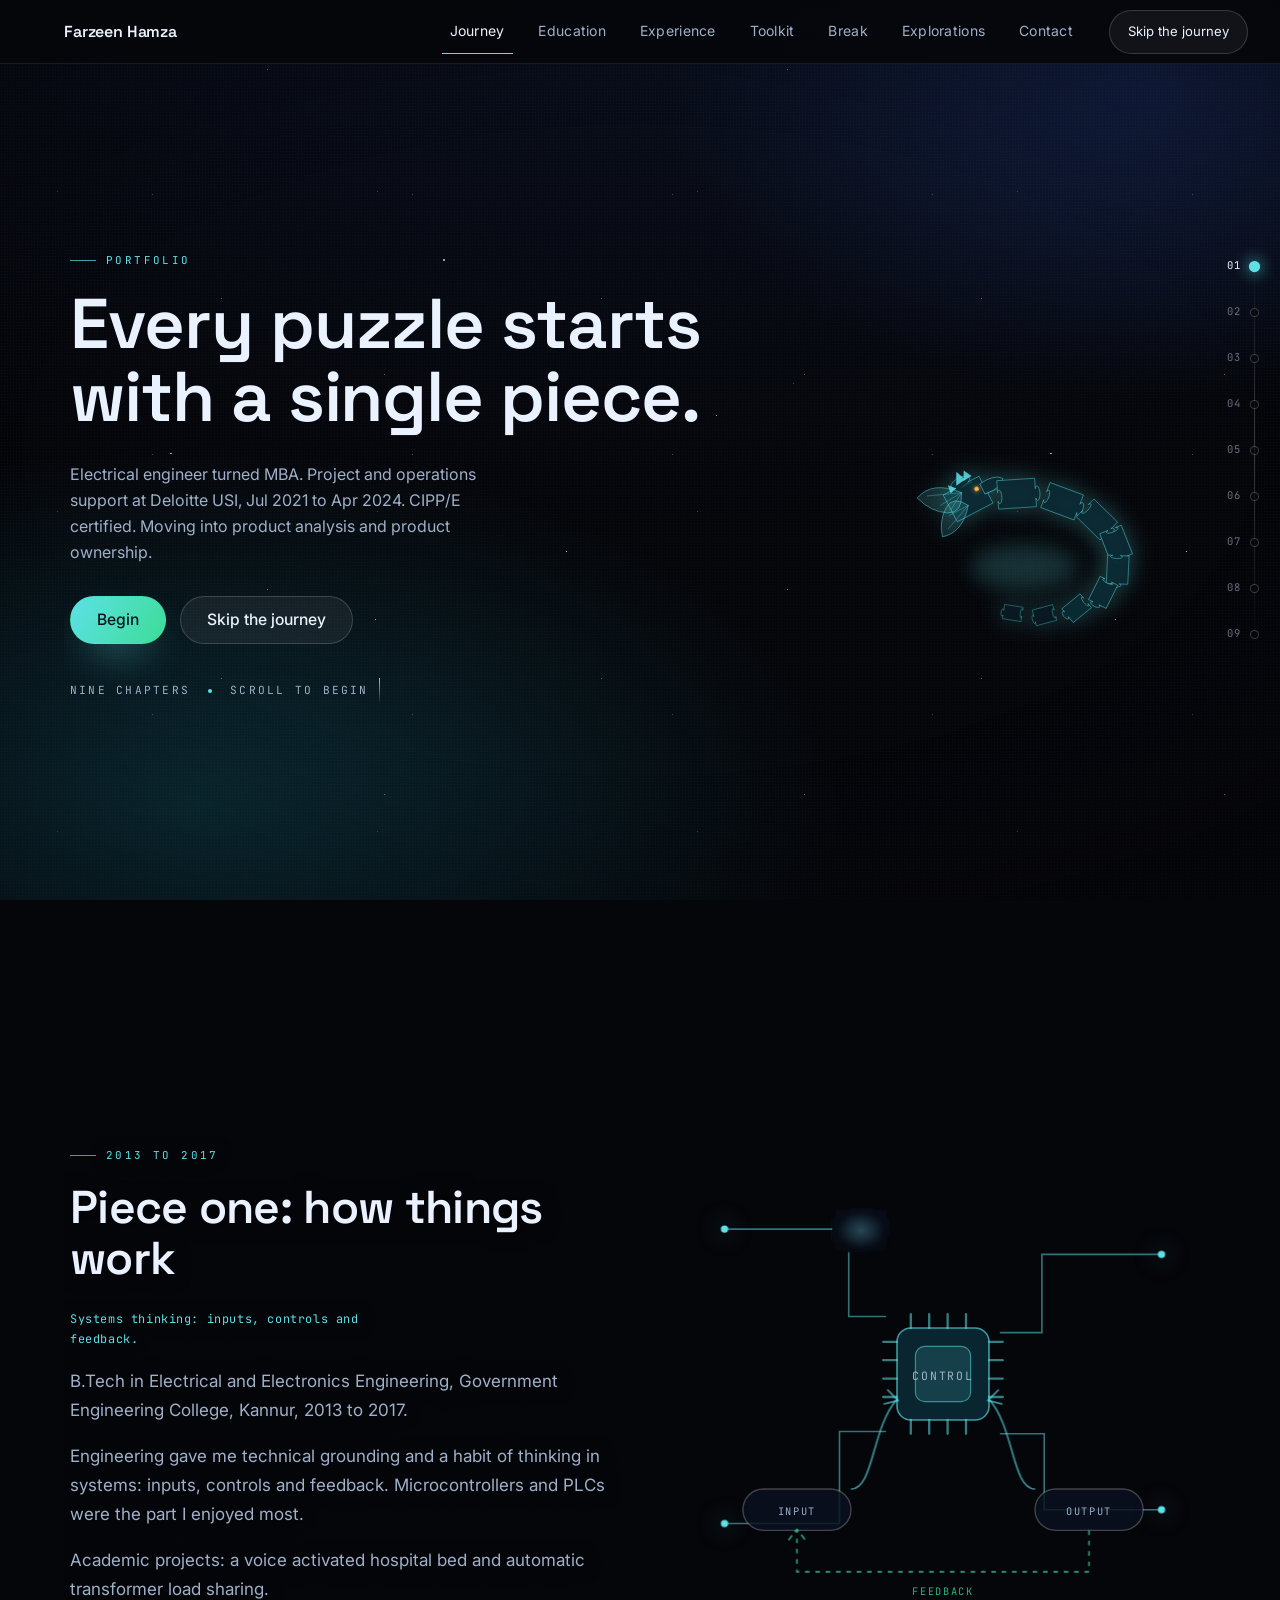
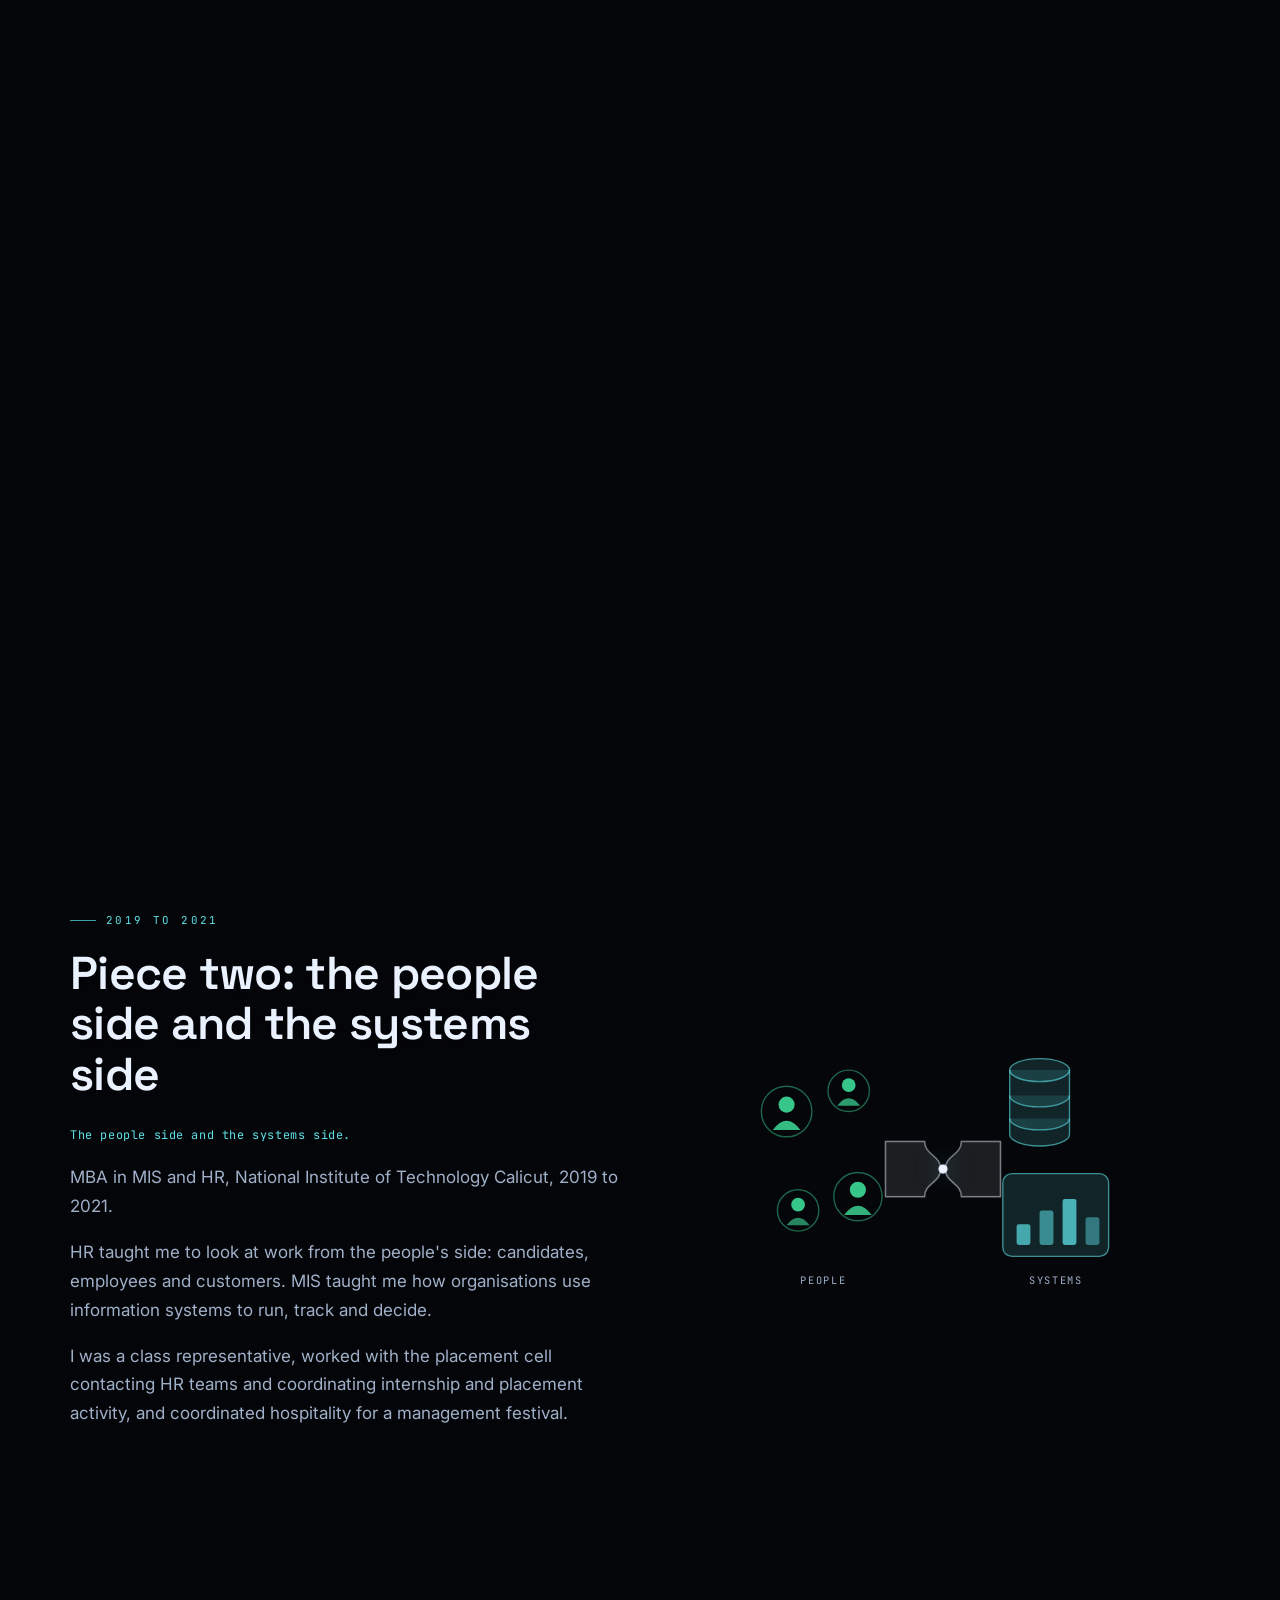
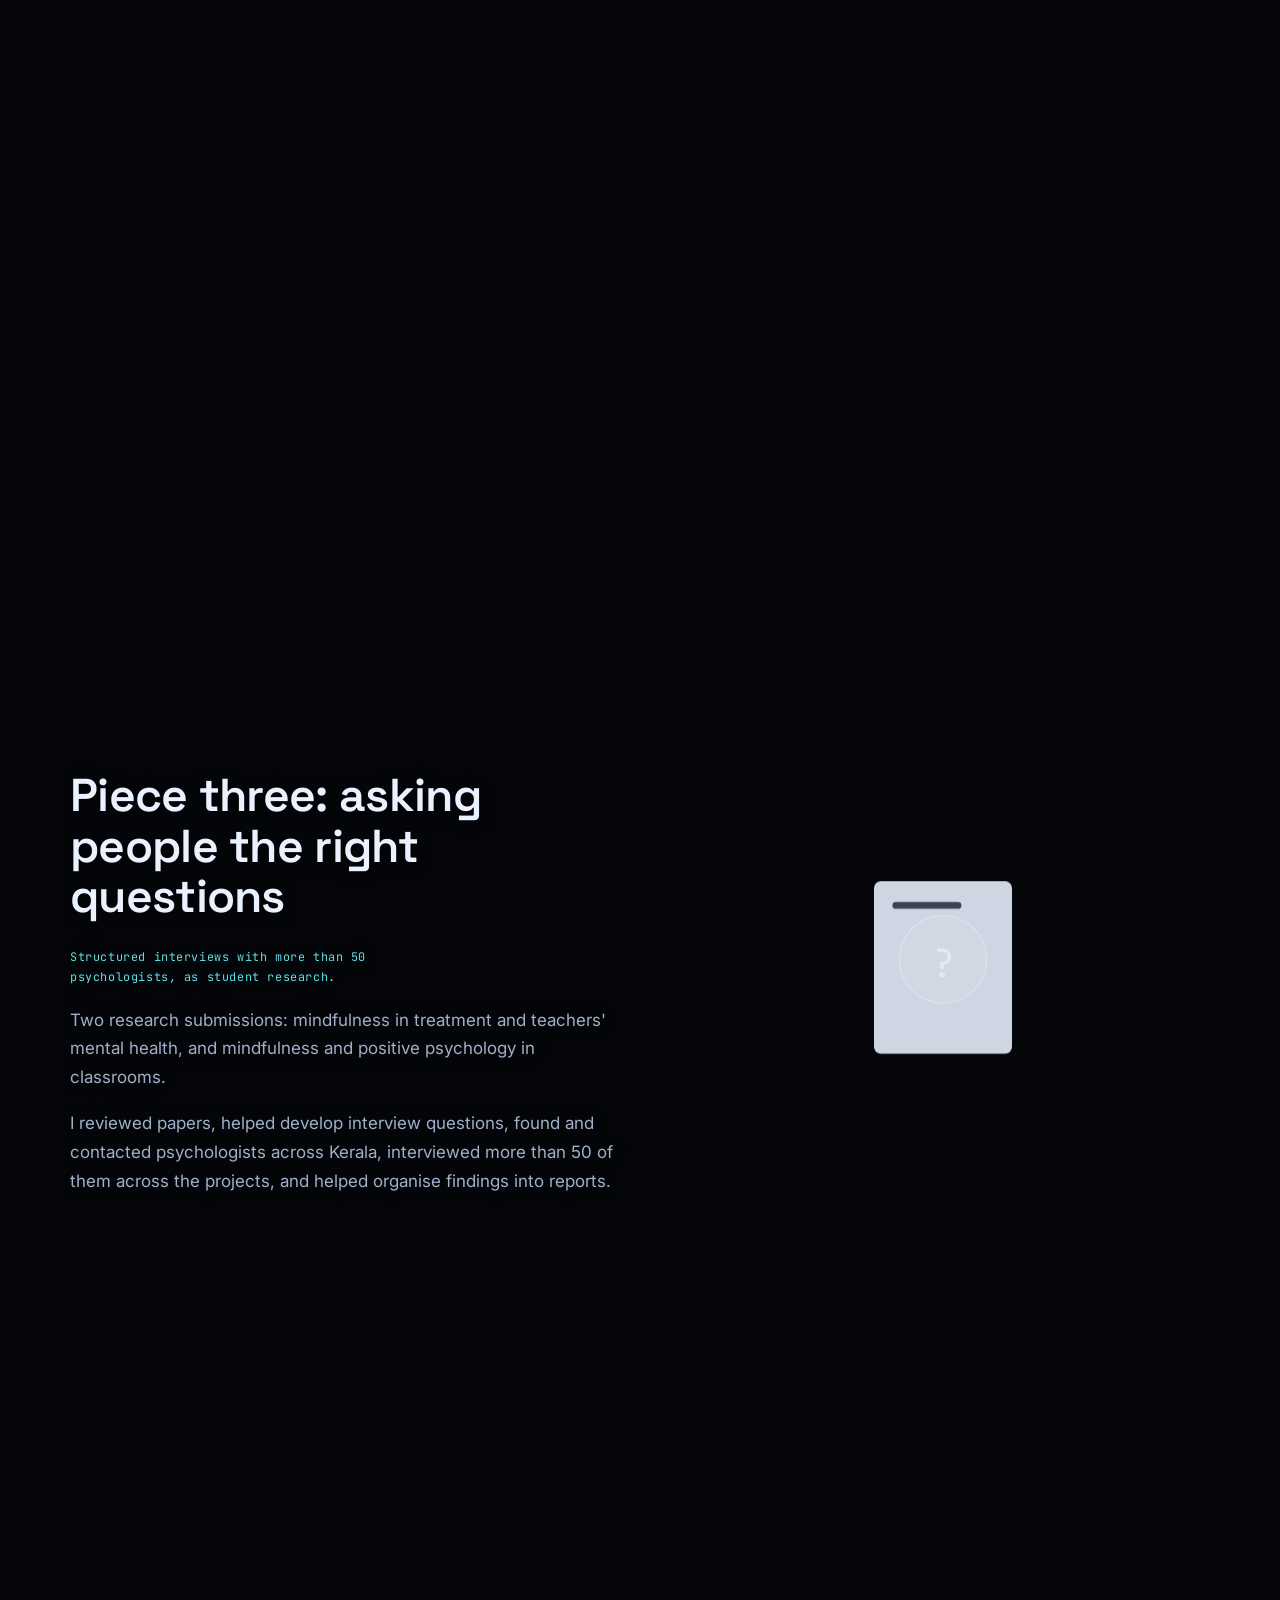
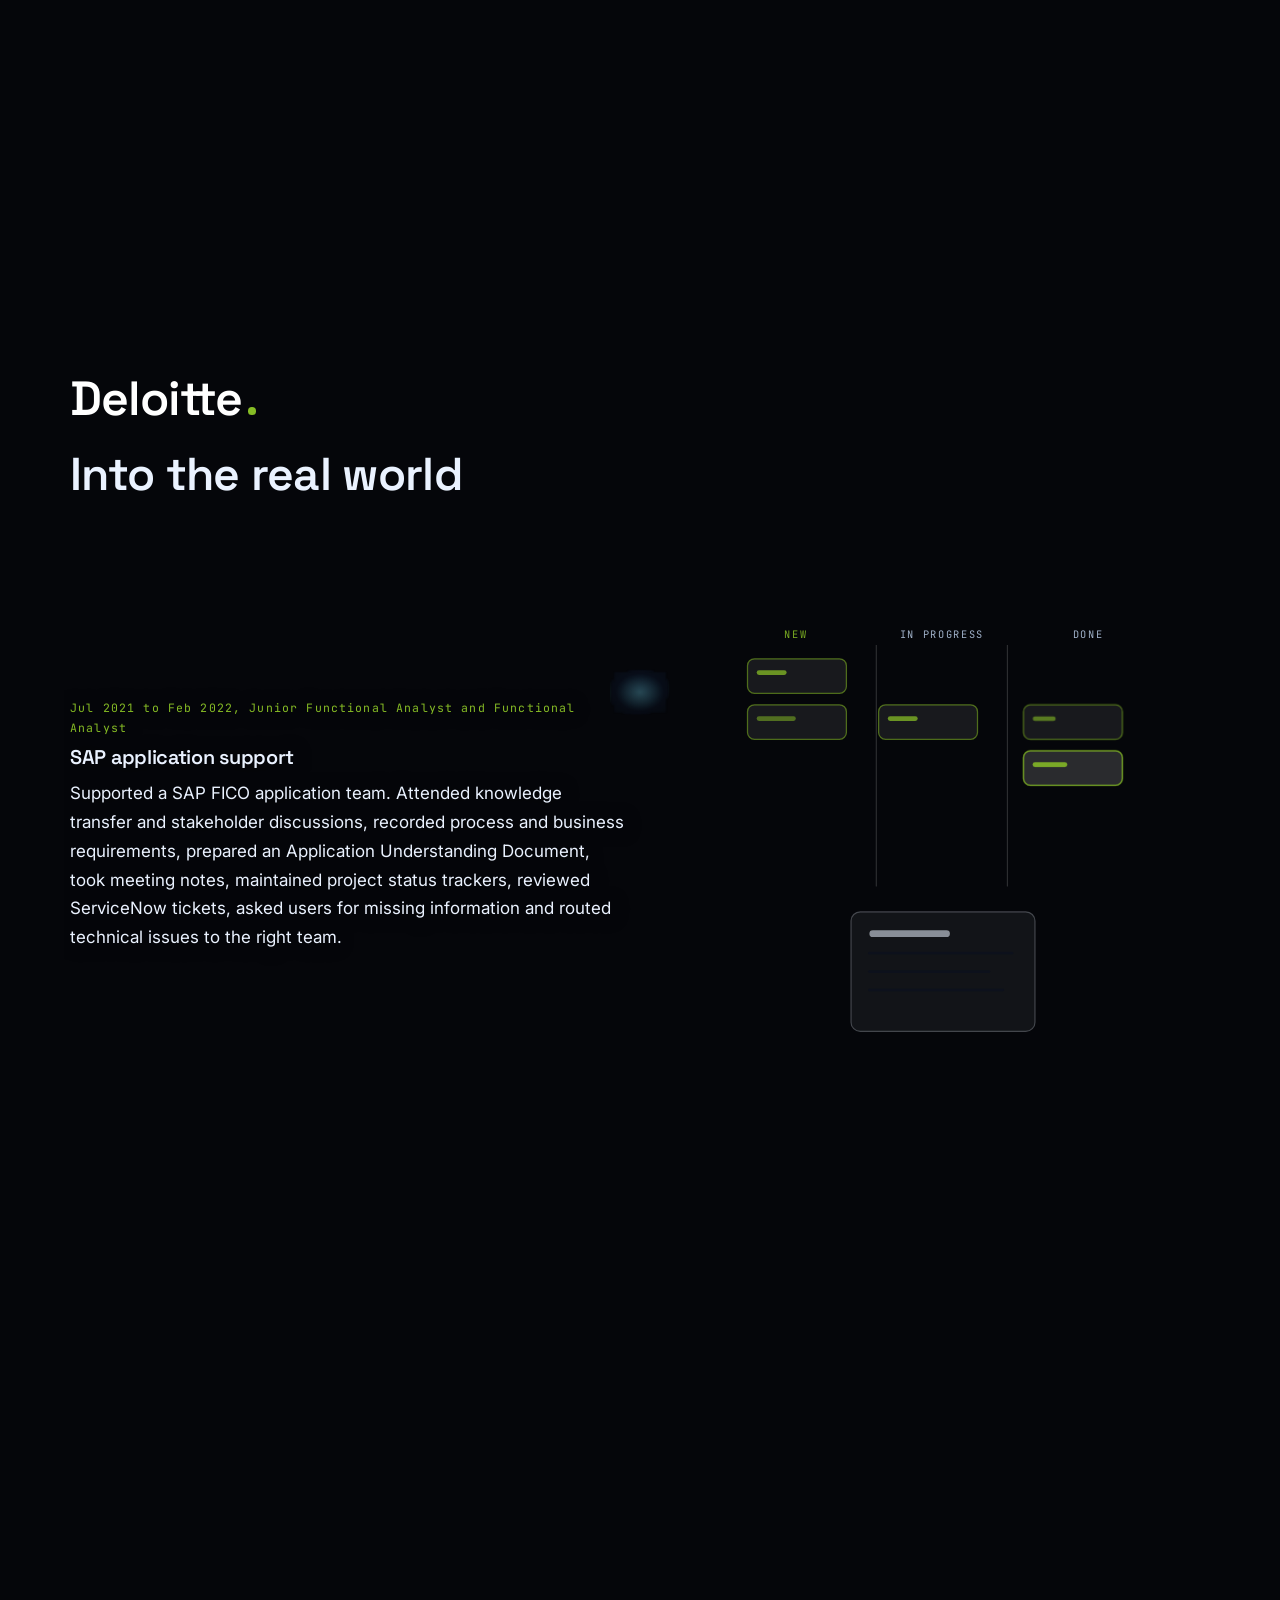
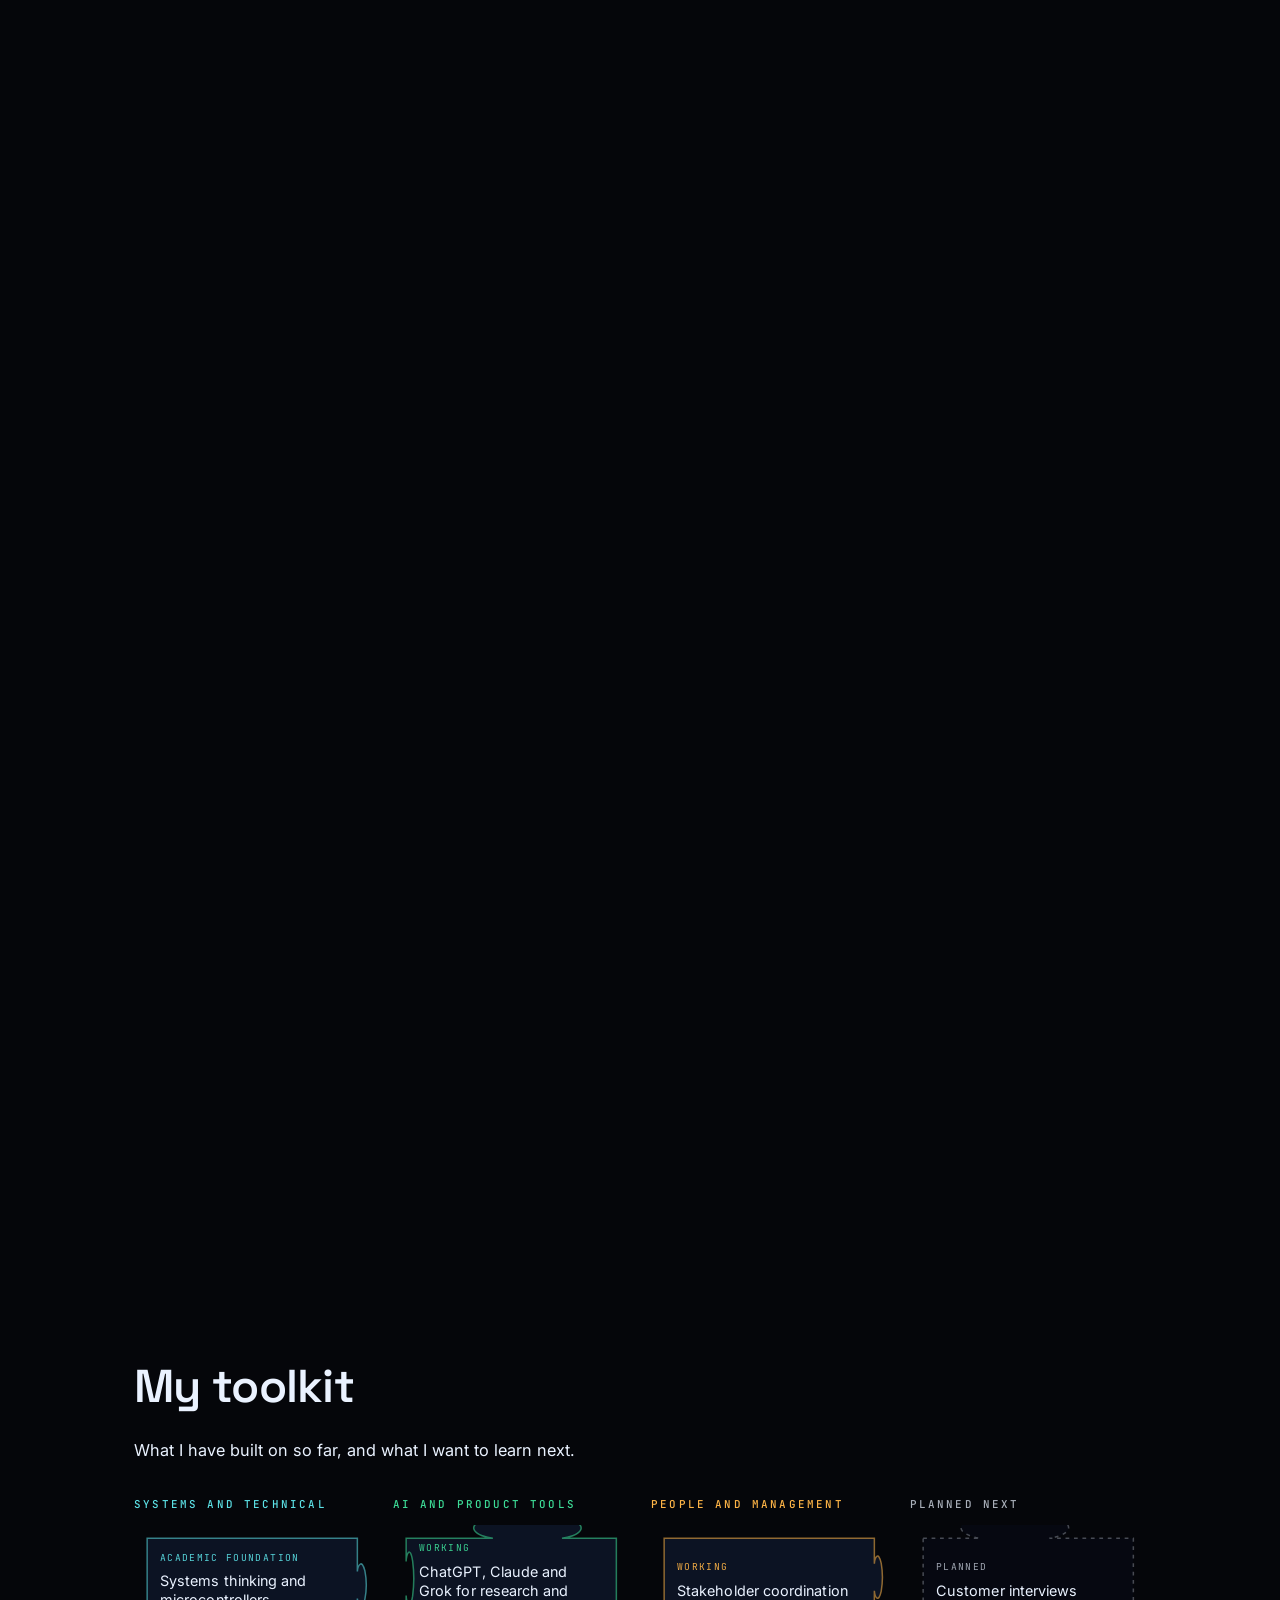
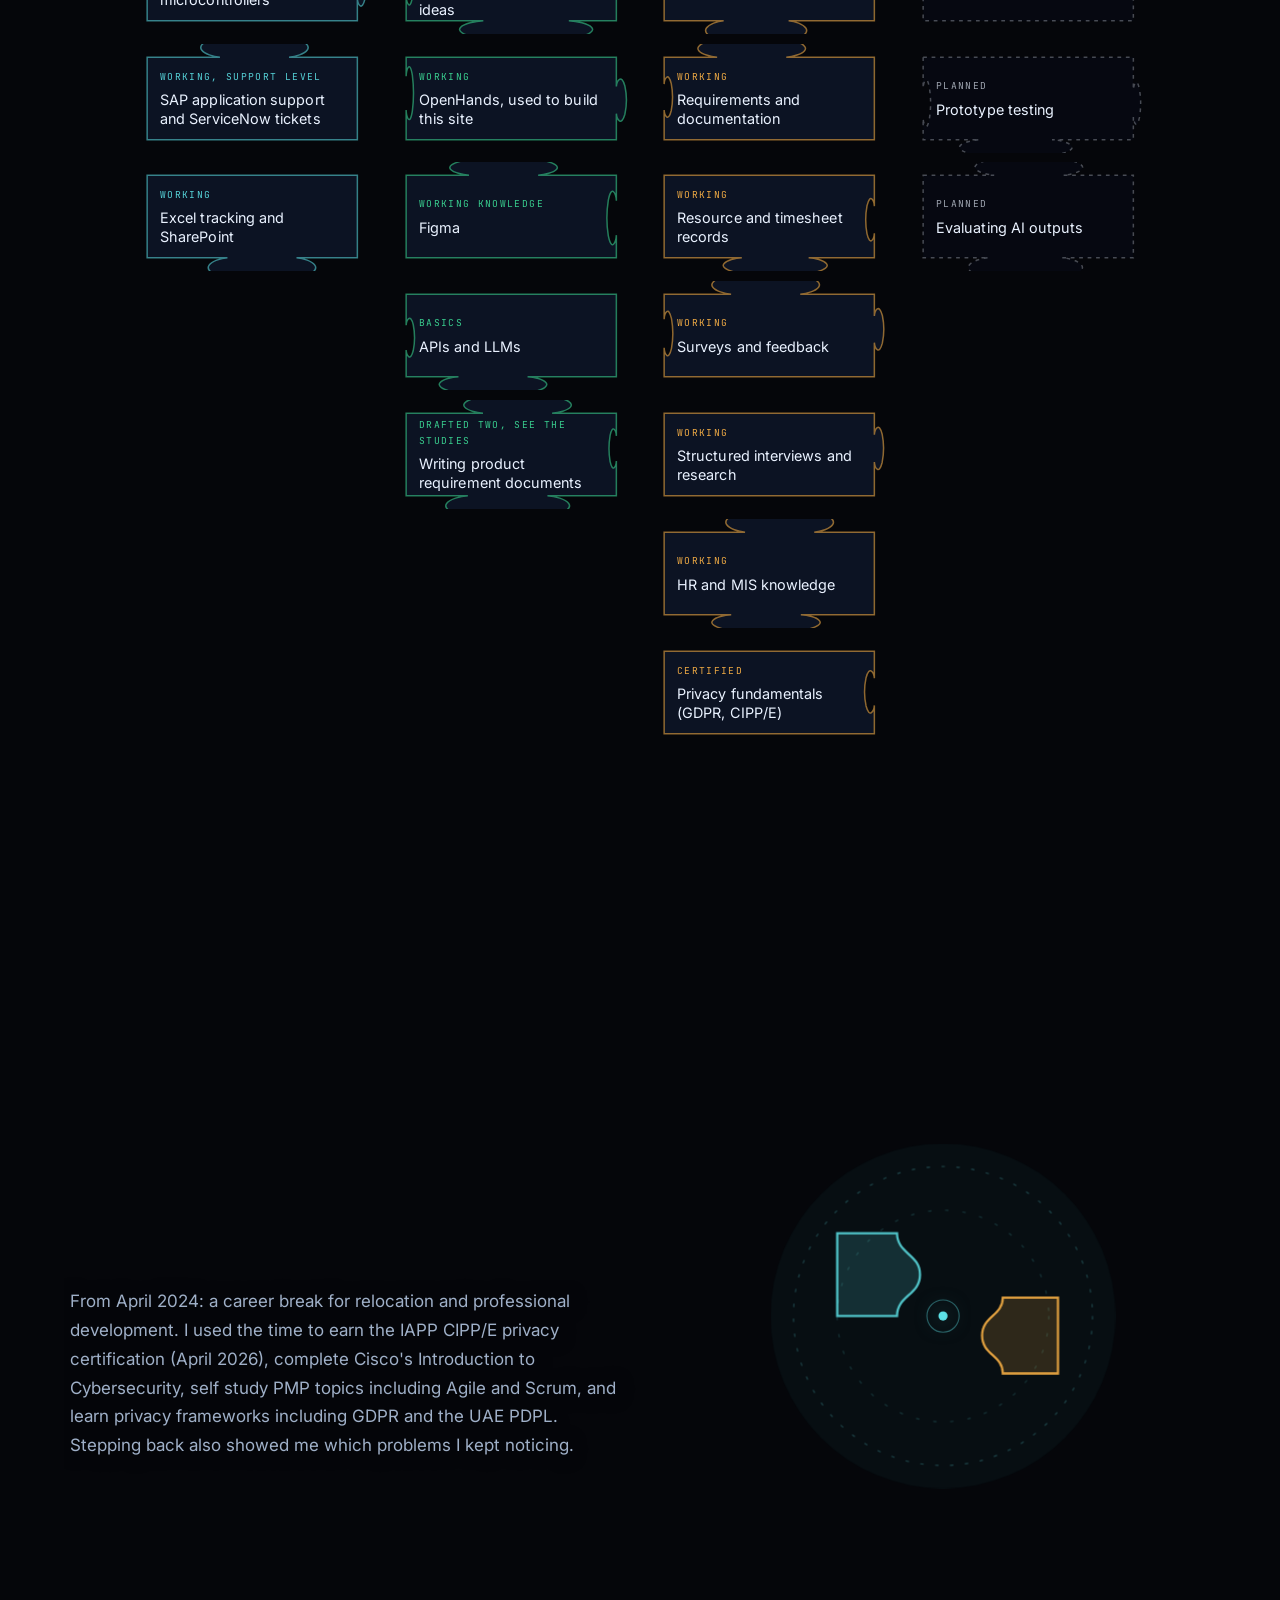
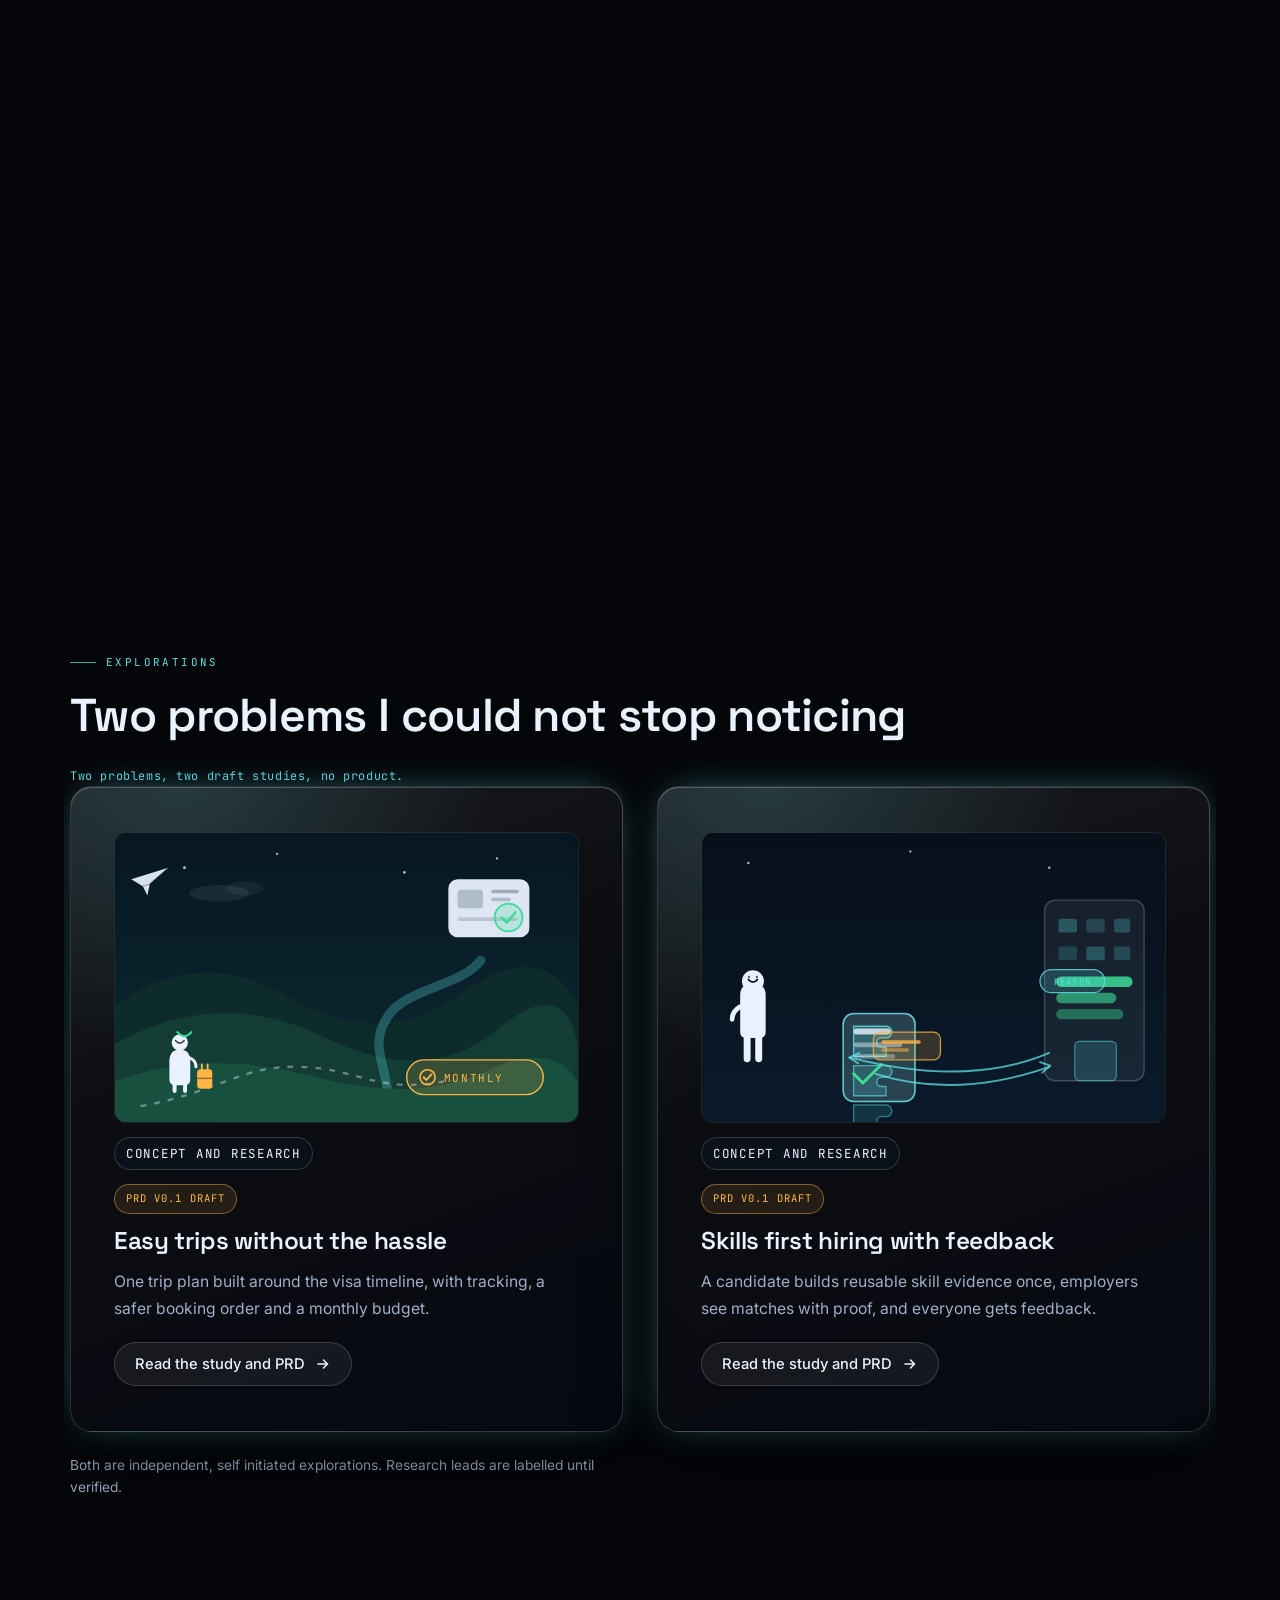
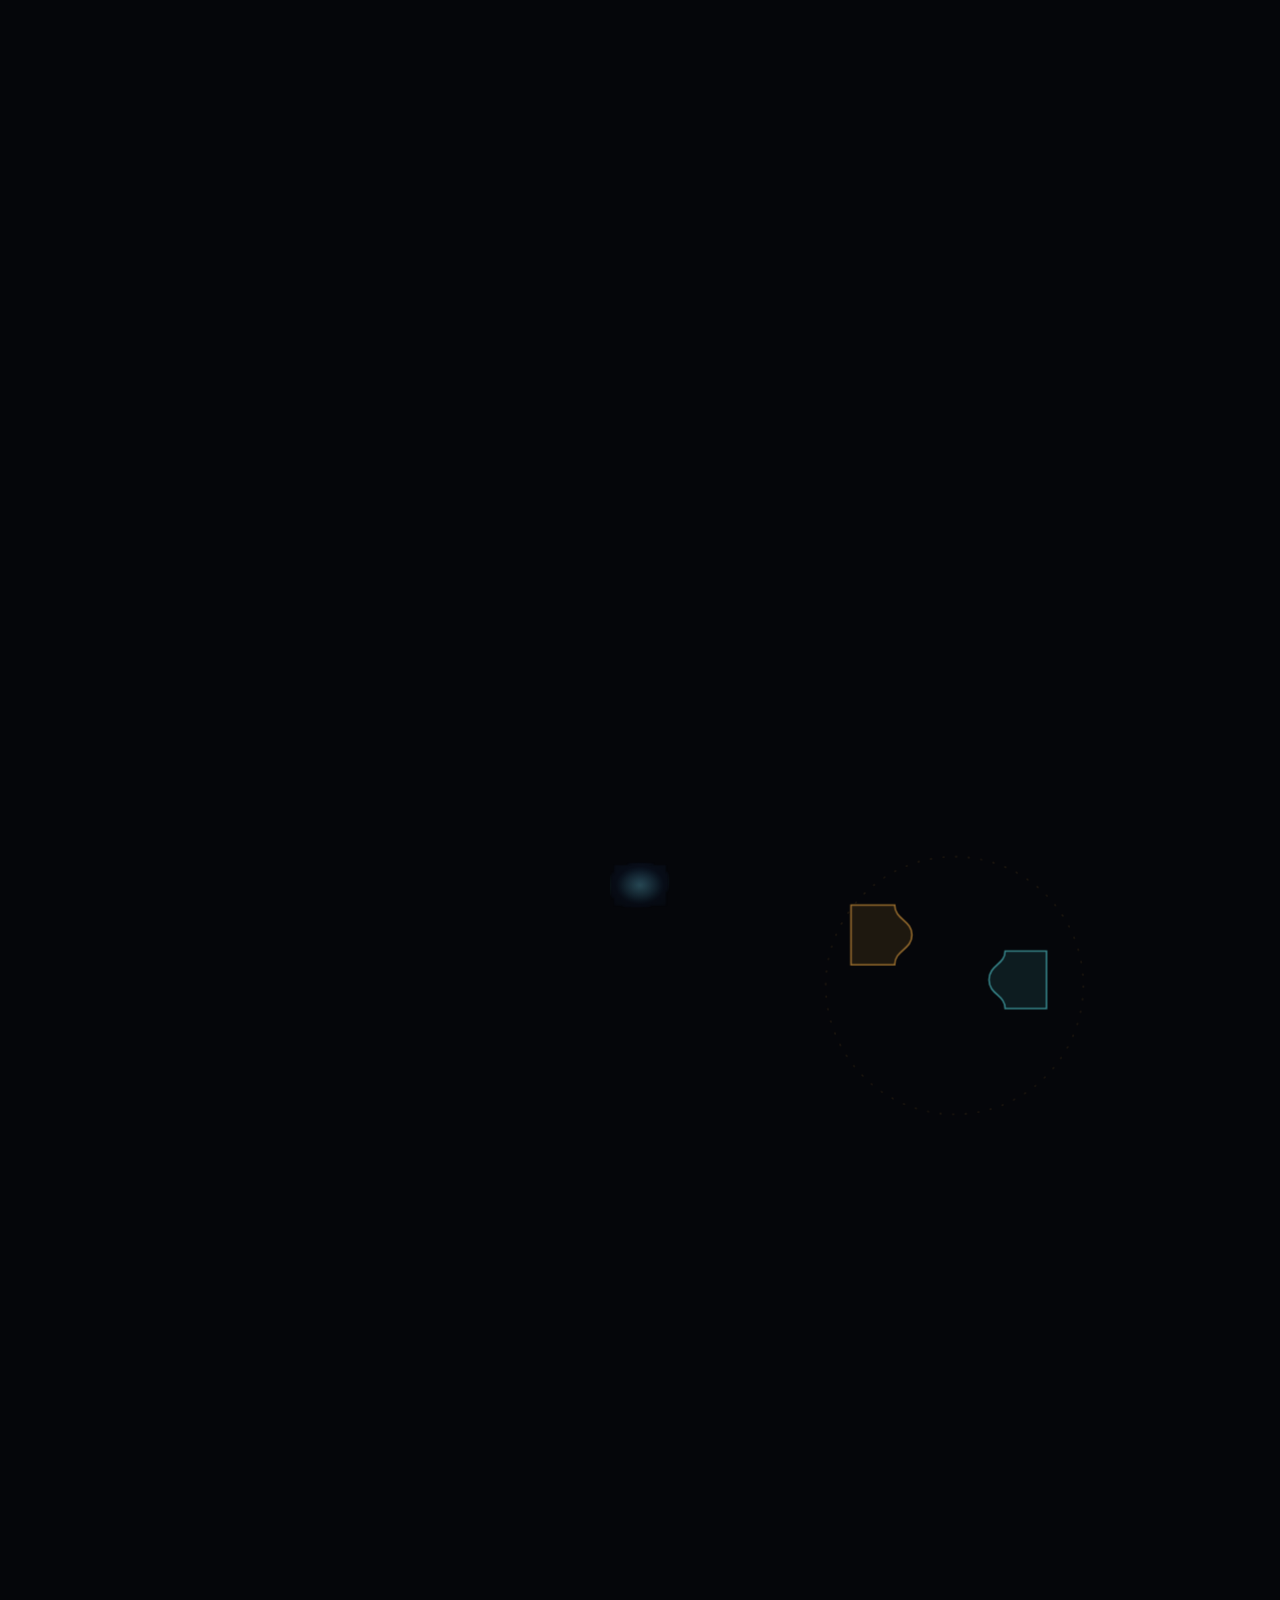
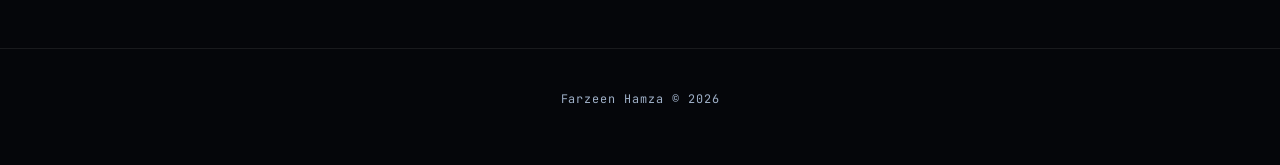
<file: index.html>
<!DOCTYPE html>
<html lang="en">
<head>
  <meta charset="utf-8">
  <meta name="viewport" content="width=device-width, initial-scale=1">
  <title>Farzeen Hamza | Product analysis and product ownership</title>
  <meta name="description" content="Farzeen Hamza: an operations and PMO professional moving into product analysis. A scroll journey through engineering, management, research and Deloitte, and two product explorations.">
  <meta name="theme-color" content="#05060A">
  <meta property="og:title" content="Farzeen Hamza | Product analysis and product ownership">
  <meta property="og:description" content="Every puzzle starts with a single piece. A scroll journey through engineering, management, research, Deloitte and two product explorations.">
  <meta property="og:type" content="website">
  <link rel="icon" href="data:image/svg+xml,%3Csvg xmlns='http://www.w3.org/2000/svg' viewBox='0 0 64 64'%3E%3Crect width='64' height='64' rx='14' fill='%2305060A'/%3E%3Cpath d='M14 14h16c0 6 6 6 6 12s-6 6-6 12H14z' fill='none' stroke='%235CE1E6' stroke-width='3'/%3E%3Ccircle cx='44' cy='44' r='6' fill='%233DDC97'/%3E%3C/svg%3E">
  <link rel="preconnect" href="https://fonts.googleapis.com">
  <link rel="preconnect" href="https://fonts.gstatic.com" crossorigin>
  <link href="https://fonts.googleapis.com/css2?family=Space+Grotesk:wght@400;500;600&family=Inter:wght@300;400;500;600&family=JetBrains+Mono:wght@400;500&display=swap" rel="stylesheet">
  <link rel="stylesheet" href="css/styles.css">
  <script>document.documentElement.classList.add('js');</script>
</head>
<body>
  <a class="skip-link" href="#education">Skip to content</a>

  <svg class="sprite" aria-hidden="true" focusable="false">
    <defs>
      <linearGradient id="trailGrad" x1="0" y1="0" x2="1" y2="0">
        <stop offset="0" stop-color="#5CE1E6" stop-opacity="0"/>
        <stop offset="0.6" stop-color="#5CE1E6" stop-opacity="0.45"/>
        <stop offset="1" stop-color="#5CE1E6" stop-opacity="0.9"/>
      </linearGradient>
      <clipPath id="clip-a" clipPathUnits="objectBoundingBox"><path d="M 0 0 L 0.25 0 C 0.2 0 0.12 -0.04 0.25 -0.07 C 0.35 -0.09 0.43 -0.09 0.53 -0.07 C 0.66 -0.04 0.58 0 0.52 0 L 0.82 0 L 0.82 0.33 C 0.82 0.28 0.77 0.21 0.74 0.33 C 0.72 0.43 0.72 0.5 0.74 0.59 C 0.77 0.71 0.82 0.64 0.82 0.59 L 0.82 0.82 L 0 0.82 L 0 0.6 C 0 0.65 0.05 0.72 0.08 0.6 C 0.1 0.5 0.1 0.43 0.08 0.34 C 0.05 0.21 0 0.29 0 0.34 L 0 0 Z" transform="translate(0.09 0.09)"/></clipPath>
      <path id="edge-a" d="M 0 0 L 0.25 0 C 0.2 0 0.12 -0.04 0.25 -0.07 C 0.35 -0.09 0.43 -0.09 0.53 -0.07 C 0.66 -0.04 0.58 0 0.52 0 L 0.82 0 L 0.82 0.33 C 0.82 0.28 0.77 0.21 0.74 0.33 C 0.72 0.43 0.72 0.5 0.74 0.59 C 0.77 0.71 0.82 0.64 0.82 0.59 L 0.82 0.82 L 0 0.82 L 0 0.6 C 0 0.65 0.05 0.72 0.08 0.6 C 0.1 0.5 0.1 0.43 0.08 0.34 C 0.05 0.21 0 0.29 0 0.34 L 0 0 Z" transform="translate(0.09 0.09)"/>
      <clipPath id="clip-b" clipPathUnits="objectBoundingBox"><path d="M 0 0 L 0.27 0 C 0.21 0 0.13 -0.02 0.27 -0.04 C 0.38 -0.05 0.46 -0.05 0.57 -0.04 C 0.71 -0.02 0.62 0 0.56 0 L 0.88 0 L 0.88 0.88 L 0.52 0.88 C 0.58 0.88 0.66 0.86 0.53 0.84 C 0.42 0.83 0.35 0.83 0.24 0.84 C 0.11 0.86 0.19 0.88 0.25 0.88 L 0 0.88 L 0 0 Z" transform="translate(0.06 0.06)"/></clipPath>
      <path id="edge-b" d="M 0 0 L 0.22 0 C 0.17 0 0.09 0.05 0.22 0.08 C 0.32 0.11 0.4 0.11 0.5 0.08 C 0.63 0.05 0.55 0 0.49 0 L 0.82 0 L 0.82 0.21 C 0.82 0.15 0.86 0.07 0.89 0.2 C 0.91 0.31 0.91 0.39 0.89 0.49 C 0.86 0.63 0.82 0.54 0.82 0.49 L 0.82 0.82 L 0.51 0.82 C 0.56 0.82 0.64 0.78 0.52 0.76 C 0.42 0.74 0.35 0.74 0.25 0.76 C 0.13 0.78 0.21 0.82 0.26 0.82 L 0 0.82 L 0 0 Z" transform="translate(0.09 0.09)"/>
      <clipPath id="clip-c" clipPathUnits="objectBoundingBox"><path d="M 0 0 L 0.31 0 C 0.25 0 0.16 -0.02 0.3 -0.04 C 0.41 -0.05 0.49 -0.05 0.6 -0.04 C 0.74 -0.02 0.65 0 0.6 0 L 0.88 0 L 0.88 0.88 L 0.55 0.88 C 0.61 0.88 0.71 0.86 0.56 0.84 C 0.43 0.83 0.34 0.83 0.22 0.84 C 0.07 0.86 0.17 0.88 0.23 0.88 L 0 0.88 L 0 0 Z" transform="translate(0.06 0.06)"/></clipPath>
      <path id="edge-c" d="M 0 0 L 0.82 0 L 0.82 0.34 C 0.82 0.29 0.78 0.2 0.74 0.33 C 0.72 0.44 0.72 0.51 0.74 0.62 C 0.78 0.74 0.82 0.66 0.82 0.61 L 0.82 0.82 L 0.59 0.82 C 0.65 0.82 0.74 0.86 0.6 0.88 C 0.48 0.9 0.39 0.9 0.28 0.88 C 0.13 0.86 0.22 0.82 0.29 0.82 L 0 0.82 L 0 0.58 C 0 0.63 -0.04 0.71 -0.07 0.58 C -0.09 0.49 -0.09 0.41 -0.07 0.32 C -0.04 0.19 0 0.27 0 0.32 L 0 0 Z" transform="translate(0.09 0.09)"/>
      <clipPath id="clip-d" clipPathUnits="objectBoundingBox"><path d="M 0 0 L 0.31 0 C 0.25 0 0.17 0.04 0.3 0.07 C 0.41 0.08 0.48 0.08 0.58 0.07 C 0.71 0.04 0.63 0 0.58 0 L 0.82 0 L 0.82 0.82 L 0.57 0.82 C 0.63 0.82 0.73 0.77 0.57 0.74 C 0.45 0.72 0.36 0.72 0.23 0.74 C 0.07 0.77 0.17 0.82 0.24 0.82 L 0 0.82 L 0 0.5 C 0 0.55 -0.05 0.63 -0.09 0.5 C -0.11 0.4 -0.11 0.33 -0.09 0.23 C -0.05 0.11 0 0.19 0 0.24 L 0 0 Z" transform="translate(0.09 0.09)"/></clipPath>
      <path id="edge-d" d="M 0 0 L 0.31 0 C 0.25 0 0.17 0.04 0.3 0.07 C 0.41 0.08 0.48 0.08 0.58 0.07 C 0.71 0.04 0.63 0 0.58 0 L 0.82 0 L 0.82 0.82 L 0.57 0.82 C 0.63 0.82 0.73 0.77 0.57 0.74 C 0.45 0.72 0.36 0.72 0.23 0.74 C 0.07 0.77 0.17 0.82 0.24 0.82 L 0 0.82 L 0 0.5 C 0 0.55 -0.05 0.63 -0.09 0.5 C -0.11 0.4 -0.11 0.33 -0.09 0.23 C -0.05 0.11 0 0.19 0 0.24 L 0 0 Z" transform="translate(0.09 0.09)"/>
      <clipPath id="clip-e" clipPathUnits="objectBoundingBox"><path d="M 0 0 L 0.28 0 C 0.22 0 0.14 -0.05 0.27 -0.08 C 0.38 -0.1 0.45 -0.1 0.55 -0.08 C 0.68 -0.05 0.6 0 0.55 0 L 0.82 0 L 0.82 0.82 L 0 0.82 L 0 0.5 C 0 0.55 0.04 0.63 0.07 0.5 C 0.09 0.4 0.09 0.33 0.07 0.23 C 0.04 0.11 0 0.19 0 0.24 L 0 0 Z" transform="translate(0.09 0.09)"/></clipPath>
      <path id="edge-e" d="M 0 0 L 0.28 0 C 0.22 0 0.14 -0.05 0.27 -0.08 C 0.38 -0.1 0.45 -0.1 0.55 -0.08 C 0.68 -0.05 0.6 0 0.55 0 L 0.82 0 L 0.82 0.82 L 0 0.82 L 0 0.5 C 0 0.55 0.04 0.63 0.07 0.5 C 0.09 0.4 0.09 0.33 0.07 0.23 C 0.04 0.11 0 0.19 0 0.24 L 0 0 Z" transform="translate(0.09 0.09)"/>
      <clipPath id="clip-f" clipPathUnits="objectBoundingBox"><path d="M 0 0 L 0.25 0 C 0.19 0 0.11 0.04 0.24 0.07 C 0.34 0.09 0.42 0.09 0.52 0.07 C 0.65 0.04 0.57 0 0.52 0 L 0.82 0 L 0.82 0.2 C 0.82 0.14 0.78 0.06 0.76 0.19 C 0.74 0.3 0.74 0.38 0.76 0.49 C 0.78 0.62 0.82 0.54 0.82 0.48 L 0.82 0.82 L 0.48 0.82 C 0.53 0.82 0.61 0.87 0.49 0.9 C 0.39 0.92 0.31 0.92 0.21 0.9 C 0.09 0.87 0.17 0.82 0.22 0.82 L 0 0.82 L 0 0 Z" transform="translate(0.09 0.09)"/></clipPath>
      <path id="edge-f" d="M 0 0 L 0.25 0 C 0.19 0 0.11 0.04 0.24 0.07 C 0.34 0.09 0.42 0.09 0.52 0.07 C 0.65 0.04 0.57 0 0.52 0 L 0.82 0 L 0.82 0.2 C 0.82 0.14 0.78 0.06 0.76 0.19 C 0.74 0.3 0.74 0.38 0.76 0.49 C 0.78 0.62 0.82 0.54 0.82 0.48 L 0.82 0.82 L 0.48 0.82 C 0.53 0.82 0.61 0.87 0.49 0.9 C 0.39 0.92 0.31 0.92 0.21 0.9 C 0.09 0.87 0.17 0.82 0.22 0.82 L 0 0.82 L 0 0 Z" transform="translate(0.09 0.09)"/>
      <clipPath id="veil-clip" clipPathUnits="objectBoundingBox"><path d="M 0 0 L 0.31 0 C 0.25 0 0.17 -0.02 0.31 -0.04 C 0.42 -0.05 0.5 -0.05 0.62 -0.04 C 0.76 -0.02 0.67 0 0.61 0 L 0.9 0 L 0.9 0.23 C 0.9 0.17 0.92 0.08 0.94 0.22 C 0.95 0.33 0.95 0.41 0.94 0.53 C 0.92 0.67 0.9 0.58 0.9 0.52 L 0.9 0.9 L 0.55 0.9 C 0.61 0.9 0.71 0.92 0.55 0.94 C 0.43 0.95 0.34 0.95 0.22 0.94 C 0.07 0.92 0.17 0.9 0.23 0.9 L 0 0.9 L 0 0.64 C 0 0.71 -0.03 0.83 -0.05 0.65 C -0.06 0.5 -0.06 0.4 -0.05 0.25 C -0.03 0.07 0 0.19 0 0.26 L 0 0 Z" transform="translate(0.05 0.05)"/></clipPath>
    </defs>
  </svg>

  <div class="world" aria-hidden="true">
    <div class="world__theme is-on" data-theme="opening"></div>
    <div class="world__theme" data-theme="circuit"></div>
    <div class="world__theme" data-theme="management"></div>
    <div class="world__theme" data-theme="research"></div>
    <div class="world__theme" data-theme="deloitte"></div>
    <div class="world__theme" data-theme="quiet"></div>
    <div class="world__theme" data-theme="explore"></div>
    <div class="world__theme" data-theme="contact"></div>
    <div class="world__stars" data-depth="1"></div>
    <div class="world__stars" data-depth="2"></div>
    <div class="world__stars" data-depth="3"></div>
    <canvas class="world__particles" width="10" height="10"></canvas>
    <div class="world__grain"></div>
    <div class="world__vignette"></div>
  </div>

  <div class="dragon-layer" aria-hidden="true">
    <svg id="dragon-svg" width="100%" height="100%">
      <g class="dragon__group" id="dragon-group"></g>
      <path class="dragon__trail" id="dragon-trail" d=""></path>
    </svg>
  </div>

  <header class="site-header">
    <a class="brand" href="#opening">
      <svg viewBox="0 0 100 100" aria-hidden="true"><use href="#flyer-1" fill="none" stroke="#5CE1E6" stroke-width="6"/></svg>
      Farzeen Hamza
    </a>
    <nav class="site-nav" aria-label="Chapters">
      <a href="#opening">Journey</a>
      <a href="#education">Education</a>
      <a href="#deloitte">Experience</a>
      <a href="#skills">Toolkit</a>
      <a href="#quiet">Break</a>
      <a href="#explore">Explorations</a>
      <a href="#contact">Contact</a>
    </nav>
    <button class="nav-skip" type="button" data-skip-journey>Skip the journey</button>
  </header>

  <nav class="rail" aria-label="Chapter progress">
    <span class="rail__line" aria-hidden="true"></span>
    <a href="#opening"><span class="rail__label">Opening</span><span aria-hidden="true">01</span></a>
    <a href="#education"><span class="rail__label">Engineering</span><span aria-hidden="true">02</span></a>
    <a href="#management"><span class="rail__label">Management</span><span aria-hidden="true">03</span></a>
    <a href="#research"><span class="rail__label">Research</span><span aria-hidden="true">04</span></a>
    <a href="#deloitte"><span class="rail__label">Deloitte</span><span aria-hidden="true">05</span></a>
    <a href="#skills"><span class="rail__label">Toolkit</span><span aria-hidden="true">06</span></a>
    <a href="#quiet"><span class="rail__label">Quiet chapter</span><span aria-hidden="true">07</span></a>
    <a href="#explore"><span class="rail__label">Explorations</span><span aria-hidden="true">08</span></a>
    <a href="#contact"><span class="rail__label">Contact</span><span aria-hidden="true">09</span></a>
  </nav>

  <main id="top" class="journey">
    <!-- 0 opening -->
    <section class="chapter chapter--opening" id="opening" data-chapter="0" data-theme="opening" aria-labelledby="opening-title">
      <div class="chapter__stage">
        <div class="chapter__inner">
          <p class="eyebrow">Portfolio</p>
          <h1 class="opening__caption" id="opening-title">Every puzzle starts with a single piece.</h1>
          <p class="opening__lede">Electrical engineer turned MBA. Project and operations support at Deloitte USI, Jul 2021 to Apr 2024. CIPP/E certified. Moving into product analysis and product ownership.</p>
          <div class="opening__actions">
            <a class="btn btn--primary" href="#education">Begin</a>
            <button class="btn" type="button" data-skip-journey>Skip the journey</button>
          </div>
          <p class="opening__meta"><span>Nine chapters</span><span class="dot-sep" aria-hidden="true"></span><span class="scroll-hint">Scroll to begin</span></p>
        </div>
        <div class="opening__piece" aria-hidden="true">
          <svg viewBox="0 0 100 100"><use href="#flyer-2"/></svg>
        </div>
      </div>
    </section>

    <!-- 1 engineering -->
    <section class="chapter" id="education" data-chapter="1" data-theme="circuit" aria-labelledby="ch-engineering">
      <div class="chapter__stage">
        <div class="veil-clip" aria-hidden="true"><div class="veil"></div></div>
        <div class="chapter__inner">
          <div class="chapter__grid">
            <div class="chapter__copy">
              <p class="eyebrow reveal">2013 to 2017</p>
              <h2 class="chapter__title reveal" id="ch-engineering">Piece one: how things work</h2>
              <p class="chapter__note reveal">Systems thinking: inputs, controls and feedback.</p>
              <div class="chapter__body">
                <p class="reveal">B.Tech in Electrical and Electronics Engineering, Government Engineering College, Kannur, 2013 to 2017.</p>
                <p class="reveal">Engineering gave me technical grounding and a habit of thinking in systems: inputs, controls and feedback. Microcontrollers and PLCs were the part I enjoyed most.</p>
                <p class="reveal">Academic projects: a voice activated hospital bed and automatic transformer load sharing.</p>
              </div>
            </div>
            <div class="scene scene--circuit" aria-hidden="true">
<svg viewBox="0 0 400 400" role="presentation" focusable="false">
          <g class="line" stroke="rgba(92,225,230,.4)" stroke-width="1.4">
            <path class="trace scrub" style="--d:.02s" pathLength="1" d="M10 74 H118 V150 H150"/>
            <path class="trace scrub" style="--d:.1s" pathLength="1" d="M390 96 H286 V164 H250"/>
            <path class="trace scrub" style="--d:.18s" pathLength="1" d="M10 330 H110 V250 H150"/>
            <path class="trace scrub" style="--d:.26s" pathLength="1" d="M390 318 H288 V252 H250"/>
          </g>
          <circle cx="10" cy="74" r="3.2" fill="#5CE1E6" class="glow scrub" style="--d:.3s; animation-name: popIn"/>
          <circle cx="390" cy="96" r="3.2" fill="#5CE1E6" class="glow scrub" style="--d:.34s; animation-name: popIn"/>
          <circle cx="10" cy="330" r="3.2" fill="#5CE1E6" class="glow scrub" style="--d:.38s; animation-name: popIn"/>
          <circle cx="390" cy="318" r="3.2" fill="#5CE1E6" class="glow scrub" style="--d:.42s; animation-name: popIn"/>
          <g class="scrub" style="--d:.16s; animation-name: popIn">
            <g class="chip-pulse">
              <rect class="chip-body" x="160" y="160" width="80" height="80" rx="12"/>
              <rect x="176" y="176" width="48" height="48" rx="8" fill="rgba(92,225,230,.14)" stroke="rgba(92,225,230,.55)"/>
            </g>
            <g class="pin">
              <path d="M172 160 v-12 M188 160 v-12 M204 160 v-12 M220 160 v-12"/>
              <path d="M172 240 v12 M188 240 v12 M204 240 v12 M220 240 v12"/>
              <path d="M160 172 h-12 M160 188 h-12 M160 204 h-12 M160 220 h-12"/>
              <path d="M240 172 h12 M240 188 h12 M240 204 h12 M240 220 h12"/>
            </g>
            <text x="200" y="205" text-anchor="middle" fill="#5CE1E6" style="font-size:10px">CONTROL</text>
          </g>
          <g class="loop-node scrub" style="--d:.3s">
            <rect class="node" x="26" y="300" width="94" height="36" rx="18"/>
            <text x="73" y="323" text-anchor="middle">INPUT</text>
          </g>
          <g class="loop-node scrub" style="--d:.38s">
            <rect class="node" x="280" y="300" width="94" height="36" rx="18"/>
            <text x="327" y="323" text-anchor="middle">OUTPUT</text>
          </g>
          <g class="loop-arrow scrub" style="--d:.46s" fill="none" stroke="rgba(92,225,230,.6)" stroke-width="1.6">
            <path d="M120 300 C140 300 138 246 160 222"/>
            <path d="M152 214 l9 9 l-12 3" stroke-linejoin="round" stroke-linecap="round"/>
            <path d="M280 300 C260 300 262 246 240 222"/>
            <path d="M248 214 l-9 9 l12 3" stroke-linejoin="round" stroke-linecap="round"/>
          </g>
          <g class="loop-arrow scrub" style="--d:.54s" fill="none" stroke="rgba(61,220,151,.65)" stroke-width="1.6" stroke-dasharray="4 5">
            <path d="M327 336 V372 H73 V336"/>
            <path d="M66 344 l7 -9 l7 9" stroke-linecap="round" stroke-linejoin="round"/>
          </g>
          <text x="200" y="392" text-anchor="middle" style="fill:rgba(61,220,151,.8)">FEEDBACK</text>
        </svg>
            </div>
          </div>
        </div>
        <div class="flyers" aria-hidden="true">
          <span class="flyer" style="left:6%;top:24%;--fx:-120px;--fy:-90px;--fr:-80deg;--fw:40px"><svg viewBox="0 0 100 100"><use href="#flyer-1"/></svg></span>
          <span class="flyer" style="left:88%;top:68%;--fx:150px;--fy:120px;--fr:110deg;--fw:34px"><svg viewBox="0 0 100 100"><use href="#flyer-2"/></svg></span>
        </div>
      </div>
    </section>

    <!-- 2 management -->
    <section class="chapter" id="management" data-chapter="2" data-theme="management" aria-labelledby="ch-management">
      <div class="chapter__stage">
        <div class="veil-clip" aria-hidden="true"><div class="veil"></div></div>
        <div class="chapter__inner">
          <div class="chapter__grid">
            <div class="chapter__copy">
              <p class="eyebrow reveal">2019 to 2021</p>
              <h2 class="chapter__title reveal" id="ch-management">Piece two: the people side and the systems side</h2>
              <p class="chapter__note reveal">The people side and the systems side.</p>
              <div class="chapter__body">
                <p class="reveal">MBA in MIS and HR, National Institute of Technology Calicut, 2019 to 2021.</p>
                <p class="reveal">HR taught me to look at work from the people's side: candidates, employees and customers. MIS taught me how organisations use information systems to run, track and decide.</p>
                <p class="reveal">I was a class representative, worked with the placement cell contacting HR teams and coordinating internship and placement activity, and coordinated hospitality for a management festival.</p>
              </div>
            </div>
            <div class="scene" aria-hidden="true">
<svg viewBox="0 0 400 400" role="presentation" focusable="false">
          <g class="left-cluster scrub" style="--d:.05s">
            <g transform="translate(64 150)">
              <circle class="person-ring" r="22"/><circle class="person-dot" cy="-6" r="7"/>
              <path d="M-12 16 q12 -16 24 0" fill="rgba(61,220,151,.85)"/>
            </g>
            <g transform="translate(118 132)">
              <circle class="person-ring" r="18"/><circle class="person-dot" cy="-5" r="6"/>
              <path d="M-10 13 q10 -13 20 0" fill="rgba(61,220,151,.7)"/>
            </g>
            <g transform="translate(74 236)">
              <circle class="person-ring" r="18"/><circle class="person-dot" cy="-5" r="6"/>
              <path d="M-10 13 q10 -13 20 0" fill="rgba(61,220,151,.6)"/>
            </g>
            <g transform="translate(126 224)">
              <circle class="person-ring" r="21"/><circle class="person-dot" cy="-6" r="7"/>
              <path d="M-12 16 q12 -16 24 0" fill="rgba(61,220,151,.8)"/>
            </g>
            <text x="96" y="300" text-anchor="middle">PEOPLE</text>
          </g>
          <g class="right-cluster scrub" style="--d:.12s">
            <g transform="translate(258 104)">
              <ellipse class="db-body" cx="26" cy="10" rx="26" ry="10"/>
              <path class="db-body" d="M0 10 v56 a26 10 0 0 0 52 0 V10"/>
              <path class="db-body" d="M0 32 a26 10 0 0 0 52 0" fill="none"/>
              <path class="db-body" d="M0 52 a26 10 0 0 0 52 0" fill="none"/>
            </g>
            <g transform="translate(252 204)">
              <rect class="db-body" x="0" y="0" width="92" height="72" rx="8"/>
              <rect x="12" y="44" width="12" height="18" rx="2" fill="rgba(92,225,230,.7)"/>
              <rect x="32" y="32" width="12" height="30" rx="2" fill="rgba(92,225,230,.55)"/>
              <rect x="52" y="22" width="12" height="40" rx="2" fill="rgba(92,225,230,.75)"/>
              <rect x="72" y="38" width="12" height="24" rx="2" fill="rgba(92,225,230,.45)"/>
            </g>
            <text x="298" y="300" text-anchor="middle">SYSTEMS</text>
          </g>
          <g class="scrub" style="--d:.3s; animation-name: popIn">
            <path d="M150 176 h34 c0 12 14 12 14 24 s-14 12 -14 24 h-34 z" fill="rgba(234,242,255,.1)" stroke="rgba(234,242,255,.5)" stroke-width="1.3"/>
            <path d="M250 176 h-34 c0 12 -14 12 -14 24 s14 12 14 24 h34 z" fill="rgba(234,242,255,.1)" stroke="rgba(234,242,255,.5)" stroke-width="1.3"/>
            <circle cx="200" cy="200" r="4" fill="#EAF2FF" class="glow"/>
          </g>
        </svg>
            </div>
          </div>
        </div>
        <div class="flyers" aria-hidden="true">
          <span class="flyer" style="left:10%;top:18%;--fx:-160px;--fy:-60px;--fr:70deg;--fw:36px"><svg viewBox="0 0 100 100"><use href="#flyer-3"/></svg></span>
          <span class="flyer" style="left:84%;top:78%;--fx:120px;--fy:140px;--fr:-100deg;--fw:42px"><svg viewBox="0 0 100 100"><use href="#flyer-1"/></svg></span>
        </div>
      </div>
    </section>

    <!-- 3 research -->
    <section class="chapter" id="research" data-chapter="3" data-theme="research" aria-labelledby="ch-research">
      <div class="chapter__stage">
        <div class="veil-clip" aria-hidden="true"><div class="veil"></div></div>
        <div class="chapter__inner">
          <div class="chapter__grid">
            <div class="chapter__copy">
              <p class="eyebrow reveal">Student research</p>
              <h2 class="chapter__title reveal" id="ch-research">Piece three: asking people the right questions</h2>
              <p class="chapter__note reveal">Structured interviews with more than 50 psychologists, as student research.</p>
              <div class="chapter__body">
                <p class="reveal">Two research submissions: mindfulness in treatment and teachers' mental health, and mindfulness and positive psychology in classrooms.</p>
                <p class="reveal">I reviewed papers, helped develop interview questions, found and contacted psychologists across Kerala, interviewed more than 50 of them across the projects, and helped organise findings into reports.</p>
              </div>
            </div>
            <div class="scene" aria-hidden="true">
<svg viewBox="0 0 400 400" role="presentation" focusable="false">
          <g class="scrub" style="--d:.06s; --bx:-96px; --by:-64px; animation-name: bubbleIn">
            <rect class="bubble" x="42" y="76" width="96" height="48" rx="14"/>
            <path d="M62 124 l-4 12 l14 -12" class="bubble"/>
            <circle class="bubble-dot" cx="62" cy="100" r="2.6"/><circle class="bubble-dot" cx="78" cy="100" r="2.6"/><circle class="bubble-dot" cx="94" cy="100" r="2.6"/>
          </g>
          <g class="scrub" style="--d:.14s; --bx:88px; --by:-58px; animation-name: bubbleIn">
            <rect class="bubble" x="262" y="66" width="88" height="42" rx="12"/>
            <path d="M330 108 l6 12 l-16 -12" class="bubble"/>
            <circle class="bubble-dot" cx="284" cy="87" r="2.4"/><circle class="bubble-dot" cx="300" cy="87" r="2.4"/><circle class="bubble-dot" cx="316" cy="87" r="2.4"/>
          </g>
          <g class="scrub" style="--d:.22s; --bx:-84px; --by:56px; animation-name: bubbleIn">
            <rect class="bubble" x="34" y="248" width="90" height="44" rx="12"/>
            <path d="M108 292 l8 12 l-22 -12" class="bubble"/>
            <circle class="bubble-dot" cx="56" cy="270" r="2.4"/><circle class="bubble-dot" cx="72" cy="270" r="2.4"/><circle class="bubble-dot" cx="88" cy="270" r="2.4"/>
          </g>
          <g class="scrub" style="--d:.3s; --bx:92px; --by:62px; animation-name: bubbleIn">
            <rect class="bubble" x="268" y="240" width="94" height="46" rx="13"/>
            <path d="M286 286 l-6 14 l18 -14" class="bubble"/>
            <circle class="bubble-dot" cx="288" cy="263" r="2.4"/><circle class="bubble-dot" cx="304" cy="263" r="2.4"/><circle class="bubble-dot" cx="320" cy="263" r="2.4"/>
          </g>
          <g class="scrub" style="--d:.38s; --bx:-10px; --by:-92px; animation-name: bubbleIn">
            <rect class="bubble" x="152" y="24" width="96" height="38" rx="12"/>
            <circle class="bubble-dot" cx="176" cy="43" r="2.4"/><circle class="bubble-dot" cx="192" cy="43" r="2.4"/><circle class="bubble-dot" cx="208" cy="43" r="2.4"/>
          </g>
          <g class="scrub" style="--d:.04s; animation-name: popIn">
            <circle cx="200" cy="196" r="38" fill="rgba(234,242,255,.06)" stroke="rgba(234,242,255,.35)" stroke-width="1.4"/>
            <text x="200" y="211" text-anchor="middle" fill="#EAF2FF" style="font-size:34px; letter-spacing:0">?</text>
          </g>
          <g class="scrub" style="--d:.5s; animation-name: riseIn">
            <rect class="doc-sheet" x="140" y="128" width="120" height="150" rx="6" opacity=".96"/>
            <rect x="156" y="146" width="60" height="6" rx="3" fill="rgba(10,16,32,.75)"/>
            <path class="doc-line" style="--d:.58s" pathLength="1" d="M156 170 h88"/>
            <path class="doc-line" style="--d:.66s" pathLength="1" d="M156 186 h74"/>
            <path class="doc-line" style="--d:.74s" pathLength="1" d="M156 202 h84"/>
            <path class="doc-line" style="--d:.82s" pathLength="1" d="M156 218 h60"/>
            <path class="doc-line" style="--d:.9s" pathLength="1" d="M156 242 h80"/>
          </g>
        </svg>
            </div>
          </div>
        </div>
        <div class="flyers" aria-hidden="true">
          <span class="flyer" style="left:8%;top:70%;--fx:-140px;--fy:90px;--fr:-60deg;--fw:38px"><svg viewBox="0 0 100 100"><use href="#flyer-2"/></svg></span>
          <span class="flyer" style="left:90%;top:20%;--fx:160px;--fy:-110px;--fr:95deg;--fw:34px"><svg viewBox="0 0 100 100"><use href="#flyer-3"/></svg></span>
        </div>
      </div>
    </section>

    <!-- 4 deloitte -->
    <section class="chapter chapter--deloitte" id="deloitte" data-chapter="4" data-theme="deloitte" aria-labelledby="ch-deloitte">
      <div class="chapter__stage">
        <div class="veil-clip" aria-hidden="true"><div class="veil"></div></div>
        <div class="chapter__inner">
          <p class="deloitte-mark reveal" aria-label="Deloitte">Deloitte<span class="dot" aria-hidden="true"></span></p>
          <h2 class="chapter__title reveal" id="ch-deloitte">Into the real world</h2>
          <p class="meta reveal">Deloitte USI, Bengaluru, Jul 2021 to Apr 2024</p>
          <p class="chapter__note chapter__note--deloitte reveal">Coordination, documentation, tracking and follow up.</p>
          <div class="deloitte-stations">
            <article class="station-block is-live" data-station="0">
              <div class="chapter__grid">
                <div class="chapter__copy">
                  <span class="station-label">Jul 2021 to Feb 2022, Junior Functional Analyst and Functional Analyst</span>
                  <h3>SAP application support</h3>
                  <p>Supported a SAP FICO application team. Attended knowledge transfer and stakeholder discussions, recorded process and business requirements, prepared an Application Understanding Document, took meeting notes, maintained project status trackers, reviewed ServiceNow tickets, asked users for missing information and routed technical issues to the right team.</p>
                </div>
                <div class="scene" aria-hidden="true">
<svg viewBox="0 0 400 400" role="presentation" focusable="false">
          <g class="scene-anim">
            <g class="line--dim" stroke="rgba(255,255,255,.12)" stroke-width="1">
              <path d="M142 40 V250 M256 40 V250"/>
            </g>
            <text x="72" y="34" text-anchor="middle" style="fill:rgba(134,188,37,.9)">NEW</text>
            <text x="199" y="34" text-anchor="middle">IN PROGRESS</text>
            <text x="326" y="34" text-anchor="middle">DONE</text>
            <rect class="ticket" x="30" y="52" width="86" height="30" rx="6"/>
            <rect class="ticket-bar" x="38" y="62" width="26" height="4" rx="2"/>
            <rect class="ticket" x="30" y="92" width="86" height="30" rx="6"/>
            <rect class="ticket-bar" x="38" y="102" width="34" height="4" rx="2" opacity=".7"/>
            <g class="ticket-move-a">
              <rect class="ticket" x="30" y="132" width="86" height="30" rx="6"/>
              <rect class="ticket-bar" x="38" y="142" width="20" height="4" rx="2" opacity=".8"/>
            </g>
            <g class="ticket-move-b">
              <rect class="ticket" x="30" y="172" width="86" height="30" rx="6"/>
              <rect class="ticket-bar" x="38" y="182" width="30" height="4" rx="2" opacity=".6"/>
            </g>
            <g class="ticket-fill-a">
              <rect class="ticket" x="144" y="92" width="86" height="30" rx="6"/>
              <rect class="ticket-bar" x="152" y="102" width="26" height="4" rx="2"/>
            </g>
            <g class="ticket-fill-b">
              <rect class="ticket" x="270" y="132" width="86" height="30" rx="6"/>
              <rect class="ticket-bar" x="278" y="142" width="30" height="4" rx="2"/>
            </g>
            <g class="doc-build">
              <rect x="120" y="272" width="160" height="104" rx="8" fill="rgba(234,242,255,.06)" stroke="rgba(234,242,255,.25)"/>
              <rect x="136" y="288" width="70" height="6" rx="3" fill="rgba(234,242,255,.55)"/>
              <path class="doc-line" pathLength="1" d="M136 308 h124" stroke="rgba(234,242,255,.35)" stroke-width="2.4" stroke-linecap="round"/>
              <path class="doc-line" pathLength="1" d="M136 324 h104" stroke="rgba(234,242,255,.3)" stroke-width="2.4" stroke-linecap="round"/>
              <path class="doc-line" pathLength="1" d="M136 340 h116" stroke="rgba(234,242,255,.25)" stroke-width="2.4" stroke-linecap="round"/>
            </g>
          </g>
        </svg>
                </div>
              </div>
            </article>
            <article class="station-block" data-station="1">
              <div class="chapter__grid">
                <div class="chapter__copy">
                  <span class="station-label">Mar 2022 to Sep 2023, PMO Analyst</span>
                  <h3>Resource and portfolio operations</h3>
                  <p>Maintained resource and portfolio information and supported project coverage and backup resource coordination with project managers. Kept records of skills, availability, allocations and hours, checked timesheets, reconciled logged hours against billing rates, and reported across more than 100 projects.</p>
                </div>
                <div class="scene" aria-hidden="true">
<svg viewBox="0 0 400 400" role="presentation" focusable="false">
          <g class="scene-anim">
            <g class="tile-grid">
              <rect class="tile" x="30" y="40" width="76" height="58" rx="8"/>
              <rect class="tile is-full" x="118" y="40" width="76" height="58" rx="8"/>
              <rect class="tile" x="206" y="40" width="76" height="58" rx="8"/>
              <rect class="tile is-full" x="294" y="40" width="76" height="58" rx="8"/>
              <rect class="tile is-full" x="30" y="110" width="76" height="58" rx="8"/>
              <rect class="tile" x="118" y="110" width="76" height="58" rx="8"/>
              <rect class="tile is-full" x="206" y="110" width="76" height="58" rx="8"/>
              <rect class="tile" x="294" y="110" width="76" height="58" rx="8"/>
              <rect class="tile" x="30" y="180" width="76" height="58" rx="8"/>
              <rect class="tile" x="118" y="180" width="76" height="58" rx="8"/>
              <rect class="tile is-full" x="206" y="180" width="76" height="58" rx="8"/>
              <rect class="tile" x="294" y="180" width="76" height="58" rx="8"/>
            </g>
            <g class="dot-move-a">
              <circle class="mini-person" cx="68" cy="69" r="6"/>
              <circle class="mini-person" cx="156" cy="139" r="6" opacity=".7"/>
            </g>
            <g class="dot-move-b">
              <circle class="mini-person" cx="332" cy="69" r="6"/>
              <circle class="mini-person" cx="244" cy="209" r="6" opacity=".7"/>
            </g>
            <g class="sheet">
              <rect class="timesheet-row" x="30" y="272" width="340" height="34" rx="8"/>
              <g class="sheet-cells">
                <rect x="40" y="282" width="52" height="14" rx="4" fill="rgba(255,255,255,.08)"/>
                <rect x="100" y="282" width="52" height="14" rx="4" fill="rgba(255,255,255,.08)"/>
                <rect x="160" y="282" width="52" height="14" rx="4" fill="rgba(255,255,255,.08)"/>
                <rect x="220" y="282" width="52" height="14" rx="4" fill="rgba(255,255,255,.08)"/>
                <rect x="280" y="282" width="80" height="14" rx="4" fill="rgba(255,255,255,.08)"/>
              </g>
              <g class="sheet-ok">
                <rect class="timesheet-ok" x="40" y="282" width="52" height="14" rx="4"/>
                <rect class="timesheet-ok" x="100" y="282" width="52" height="14" rx="4"/>
                <rect class="timesheet-ok" x="160" y="282" width="52" height="14" rx="4"/>
                <rect class="timesheet-ok" x="220" y="282" width="52" height="14" rx="4"/>
                <rect class="timesheet-ok" x="280" y="282" width="80" height="14" rx="4"/>
              </g>
              <text x="200" y="336" text-anchor="middle">TIMESHEETS</text>
            </g>
          </g>
        </svg>
                </div>
              </div>
            </article>
            <article class="station-block" data-station="2">
              <div class="chapter__grid">
                <div class="chapter__copy">
                  <span class="station-label">Oct 2023 to Apr 2024, PMO Analyst</span>
                  <h3>Smart Automation initiative</h3>
                  <p>Supported a firm wide initiative to encourage project teams to adopt existing automation solutions. Communicated available tools, collected feedback and survey responses, reported hours saved and efficiency measures, maintained a SharePoint repository of solutions and contacts, followed up with teams, and contributed case study material and awareness content.</p>
                </div>
                <div class="scene" aria-hidden="true">
<svg viewBox="0 0 400 400" role="presentation" focusable="false">
          <g class="scene-anim">
            <g class="tools">
              <rect class="tool-chip t1" x="34" y="60" width="74" height="64" rx="12"/>
              <rect class="tool-chip t2" x="122" y="60" width="74" height="64" rx="12"/>
              <rect class="tool-chip t3" x="210" y="60" width="74" height="64" rx="12"/>
              <rect class="tool-chip t4" x="298" y="60" width="74" height="64" rx="12"/>
              <g stroke="rgba(134,188,37,.75)" stroke-width="2" fill="none" stroke-linecap="round">
                <path class="t1" d="M60 92 h22 M71 81 v22"/>
                <path class="t2" d="M148 92 h22 M148 104 h22"/>
                <path class="t3" d="M236 92 l16 16 M252 92 l-16 16"/>
                <path class="t4" d="M312 96 a10 10 0 1 0 20 0 a10 10 0 1 0 -20 0"/>
              </g>
            </g>
            <g class="survey">
              <rect class="survey-track" x="34" y="176" width="338" height="18" rx="9"/>
              <rect class="survey-fill" x="34" y="176" width="338" height="18" rx="9"/>
              <text x="200" y="220" text-anchor="middle">SURVEY RESPONSES</text>
            </g>
            <g class="folder">
              <path d="M60 268 h96 l14 18 h170 a10 10 0 0 1 10 10 v64 a10 10 0 0 1 -10 10 H60 a10 10 0 0 1 -10 -10 v-72 a10 10 0 0 1 10 -10 z"
                    fill="rgba(134,188,37,.12)" stroke="rgba(134,188,37,.6)" stroke-width="1.4"/>
              <rect x="84" y="300" width="120" height="8" rx="4" fill="rgba(134,188,37,.55)"/>
              <rect x="84" y="318" width="88" height="8" rx="4" fill="rgba(134,188,37,.35)"/>
              <rect x="230" y="300" width="90" height="8" rx="4" fill="rgba(234,242,255,.3)"/>
              <rect x="230" y="318" width="64" height="8" rx="4" fill="rgba(234,242,255,.2)"/>
              <text x="200" y="378" text-anchor="middle">REPOSITORY</text>
            </g>
          </g>
        </svg>
                </div>
              </div>
            </article>
          </div>
          <p class="deloitte-takeaway reveal">What I took away: coordination, documentation, tracking and following up.</p>
        </div>
        <div class="flyers" aria-hidden="true">
          <span class="flyer" style="left:5%;top:30%;--fx:-130px;--fy:-80px;--fr:-70deg;--fw:36px"><svg viewBox="0 0 100 100"><use href="#flyer-3"/></svg></span>
          <span class="flyer" style="left:92%;top:62%;--fx:140px;--fy:110px;--fr:100deg;--fw:40px"><svg viewBox="0 0 100 100"><use href="#flyer-2"/></svg></span>
        </div>
      </div>
    </section>

    <!-- 4b why product and the Deloitte evidence strip -->
    <section class="chapter-plain" id="why-product">
      <div class="chapter-plain__inner">
        <aside class="why-panel reveal" aria-labelledby="h-why">
          <h2 class="why-panel__title" id="h-why">Why product</h2>
          <p>At Deloitte I spent my days between teams and tools: gathering requirements, tracking work and following up. I kept noticing where processes broke for the people using them. Product work is where I can start from those problems and design the fix. I am building that skill through independent explorations while I keep learning the craft.</p>
        </aside>

        <section class="evidence-strip reveal" aria-labelledby="h-evidence-strip">
          <h2 class="evidence-strip__title" id="h-evidence-strip">Selected evidence from Deloitte</h2>
          <ul class="evidence-strip__list">
            <li class="ev-card"><span class="ev-card__piece" aria-hidden="true"><svg viewBox="0 0 100 100"><path d="M 0 0 L 40.3 0 C 33.73 -0.53 23.88 -6.88 39.65 -11.91 C 52.13 -15.09 61.32 -15.09 73.81 -11.91 C 89.57 -6.88 79.72 -0.53 73.15 0 L 100 0 L 100 36.9 C 99.5 29.03 93.52 17.22 88.79 36.11 C 85.8 51.06 85.8 62.08 88.79 77.03 C 93.52 95.92 99.5 84.11 100 76.24 L 100 100 L 0 100 L 0 77.21 C 0.5 84.74 6.49 96.03 11.23 77.96 C 14.23 63.66 14.23 53.12 11.23 38.82 C 6.49 20.75 0.5 32.04 0 39.57 L 0 0 Z"/></svg></span>Reported across more than 100 projects, from resource and portfolio records.</li>
            <li class="ev-card"><span class="ev-card__piece" aria-hidden="true"><svg viewBox="0 0 100 100"><path d="M 0 0 L 40.3 0 C 33.73 -0.53 23.88 -6.88 39.65 -11.91 C 52.13 -15.09 61.32 -15.09 73.81 -11.91 C 89.57 -6.88 79.72 -0.53 73.15 0 L 100 0 L 100 36.9 C 99.5 29.03 93.52 17.22 88.79 36.11 C 85.8 51.06 85.8 62.08 88.79 77.03 C 93.52 95.92 99.5 84.11 100 76.24 L 100 100 L 0 100 L 0 77.21 C 0.5 84.74 6.49 96.03 11.23 77.96 C 14.23 63.66 14.23 53.12 11.23 38.82 C 6.49 20.75 0.5 32.04 0 39.57 L 0 0 Z"/></svg></span>Prepared an Application Understanding Document for a SAP FICO support team.</li>
            <li class="ev-card"><span class="ev-card__piece" aria-hidden="true"><svg viewBox="0 0 100 100"><path d="M 0 0 L 40.3 0 C 33.73 -0.53 23.88 -6.88 39.65 -11.91 C 52.13 -15.09 61.32 -15.09 73.81 -11.91 C 89.57 -6.88 79.72 -0.53 73.15 0 L 100 0 L 100 36.9 C 99.5 29.03 93.52 17.22 88.79 36.11 C 85.8 51.06 85.8 62.08 88.79 77.03 C 93.52 95.92 99.5 84.11 100 76.24 L 100 100 L 0 100 L 0 77.21 C 0.5 84.74 6.49 96.03 11.23 77.96 C 14.23 63.66 14.23 53.12 11.23 38.82 C 6.49 20.75 0.5 32.04 0 39.57 L 0 0 Z"/></svg></span>Maintained a SharePoint repository of automation solutions and contacts, and collected survey feedback.</li>
          </ul>
        </section>
      </div>
    </section>

    <!-- 5 quiet -->
        <!-- 5 toolkit -->
    <section class="chapter chapter--skills" id="skills" data-chapter="5" data-theme="skills" aria-labelledby="ch-skills">
      <div class="veil-clip" aria-hidden="true"><div class="veil"></div></div>
      <div class="chapter__stage">
        <div class="chapter__inner">
          <p class="eyebrow reveal">Toolkit</p>
          <h2 class="chapter__title" id="ch-skills">My toolkit</h2>
          <p class="chapter__lede">What I have built on so far, and what I want to learn next.</p>

          <div class="tools-grid">
            <div class="tools-cluster tools-cluster--a" data-drop="a">
              <h3 class="tools-cluster__name">Systems and technical</h3>
              <ul class="tools">
                <li class="tool" tabindex="0" style="--d:0ms">
                  <svg class="tool__shape" viewBox="-14 -14 252 116" preserveAspectRatio="none" aria-hidden="true" focusable="false"><path d="M 0 0 L 224 0 L 224 35.47 C 224.36 29.69 228.66 21.01 232.06 34.89 C 234.22 45.87 234.22 53.97 232.06 64.95 C 228.66 78.82 224.36 70.15 224 64.37 L 224 88 L 0 88 L 0 0 Z"/></svg>
                  <span class="tool__body">
                    <span class="tool__level">Academic foundation</span>
                    <span class="tool__name">Systems thinking and microcontrollers</span>
                  </span>
                  <span class="tool__tip">Thinking in inputs, controls and feedback, from engineering projects.</span>
                </li>
                <li class="tool" tabindex="0" style="--d:90ms">
                  <svg class="tool__shape" viewBox="-14 -14 252 116" preserveAspectRatio="none" aria-hidden="true" focusable="false"><path d="M 0 0 L 77.56 0 C 62.84 -0.94 40.77 -12.24 76.09 -21.19 C 104.05 -26.84 124.66 -26.84 152.62 -21.19 C 187.94 -12.24 165.86 -0.94 151.15 0 L 224 0 L 224 88 L 0 88 L 0 0 Z"/></svg>
                  <span class="tool__body">
                    <span class="tool__level">Working, support level</span>
                    <span class="tool__name">SAP application support and ServiceNow tickets</span>
                  </span>
                  <span class="tool__tip">Handling support tickets, requirements and status trackers.</span>
                </li>
                <li class="tool" tabindex="0" style="--d:180ms">
                  <svg class="tool__shape" viewBox="-14 -14 252 116" preserveAspectRatio="none" aria-hidden="true" focusable="false"><path d="M 0 0 L 224 0 L 224 88 L 159.16 88 C 173.88 88.97 195.96 100.62 160.63 109.84 C 132.66 115.67 112.06 115.67 84.09 109.84 C 48.76 100.62 70.84 88.97 85.56 88 L 0 88 L 0 0 Z"/></svg>
                  <span class="tool__body">
                    <span class="tool__level">Working</span>
                    <span class="tool__name">Excel tracking and SharePoint</span>
                  </span>
                  <span class="tool__tip">Keeping records, trackers and shared files in order.</span>
                </li>
              </ul>
            </div>
            <div class="tools-cluster tools-cluster--b" data-drop="b">
              <h3 class="tools-cluster__name">AI and product tools</h3>
              <ul class="tools">
                <li class="tool" tabindex="0" style="--d:0ms">
                  <svg class="tool__shape" viewBox="-14 -14 252 116" preserveAspectRatio="none" aria-hidden="true" focusable="false"><path d="M 0 0 L 92.44 0 C 77.72 -1 55.64 -13 90.97 -22.5 C 118.94 -28.5 139.55 -28.5 167.52 -22.5 C 202.86 -13 180.77 -1 166.05 0 L 224 0 L 224 88 L 173.36 88 C 191.59 88.86 218.92 99.16 175.19 107.31 C 140.56 112.46 115.05 112.46 80.42 107.31 C 36.68 99.16 64.02 88.86 82.24 88 L 0 88 L 0 61.16 C 0.31 68.4 3.98 79.27 6.88 61.88 C 8.72 48.12 8.72 37.98 6.88 24.21 C 3.98 6.83 0.31 17.69 0 24.94 L 0 0 Z"/></svg>
                  <span class="tool__body">
                    <span class="tool__level">Working</span>
                    <span class="tool__name">ChatGPT, Claude and Grok for research and ideas</span>
                  </span>
                  <span class="tool__tip">Using AI assistants to research, compare and draft.</span>
                </li>
                <li class="tool" tabindex="0" style="--d:90ms">
                  <svg class="tool__shape" viewBox="-14 -14 252 116" preserveAspectRatio="none" aria-hidden="true" focusable="false"><path d="M 0 0 L 224 0 L 224 31.32 C 224.4 25.54 229.26 16.86 233.1 30.74 C 235.53 41.73 235.53 49.83 233.1 60.82 C 229.26 74.7 224.4 66.03 224 60.24 L 224 88 L 0 88 L 0 56.46 C 0.29 63.7 3.83 74.55 6.64 57.18 C 8.4 43.43 8.4 33.3 6.64 19.55 C 3.83 2.18 0.29 13.03 0 20.27 L 0 0 Z"/></svg>
                  <span class="tool__body">
                    <span class="tool__level">Working</span>
                    <span class="tool__name">OpenHands, used to build this site</span>
                  </span>
                  <span class="tool__tip">An AI coding agent, used to build this site.</span>
                </li>
                <li class="tool" tabindex="0" style="--d:180ms">
                  <svg class="tool__shape" viewBox="-14 -14 252 116" preserveAspectRatio="none" aria-hidden="true" focusable="false"><path d="M 0 0 L 67.01 0 C 52.28 -0.74 30.19 -9.57 65.54 -16.56 C 93.52 -20.98 114.13 -20.98 142.11 -16.56 C 177.45 -9.57 155.36 -0.74 140.64 0 L 224 0 L 224 27.35 C 223.62 20.03 219.07 9.06 215.46 26.62 C 213.19 40.52 213.19 50.76 215.46 64.66 C 219.07 82.22 223.62 71.25 224 63.93 L 224 88 L 0 88 L 0 0 Z"/></svg>
                  <span class="tool__body">
                    <span class="tool__level">Working knowledge</span>
                    <span class="tool__name">Figma</span>
                  </span>
                  <span class="tool__tip">Working knowledge for simple screens and flows.</span>
                </li>
                <li class="tool" tabindex="0" style="--d:270ms">
                  <svg class="tool__shape" viewBox="-14 -14 252 116" preserveAspectRatio="none" aria-hidden="true" focusable="false"><path d="M 0 0 L 224 0 L 224 88 L 129.39 88 C 144.12 88.77 166.21 97.95 130.86 105.22 C 102.88 109.81 82.26 109.81 54.28 105.22 C 18.93 97.95 41.02 88.77 55.75 88 L 0 88 L 0 59.56 C 0.34 64.84 4.38 72.77 7.58 60.09 C 9.61 50.05 9.61 42.66 7.58 32.62 C 4.38 19.95 0.34 27.87 0 33.15 L 0 0 Z"/></svg>
                  <span class="tool__body">
                    <span class="tool__level">Basics</span>
                    <span class="tool__name">APIs and LLMs</span>
                  </span>
                  <span class="tool__tip">The basics of how models and interfaces connect.</span>
                </li>
                <li class="tool" tabindex="0" style="--d:360ms">
                  <svg class="tool__shape" viewBox="-14 -14 252 116" preserveAspectRatio="none" aria-hidden="true" focusable="false"><path d="M 0 0 L 81.89 0 C 67.16 -0.79 45.07 -10.33 80.42 -17.88 C 108.41 -22.65 129.03 -22.65 157.02 -17.88 C 192.37 -10.33 170.27 -0.79 155.54 0 L 224 0 L 224 24.25 C 223.71 18.89 220.17 10.85 217.37 23.71 C 215.6 33.89 215.6 41.4 217.37 51.58 C 220.17 64.45 223.71 56.41 224 51.05 L 224 88 L 150.56 88 C 167.52 88.99 192.95 100.91 152.26 110.35 C 120.04 116.31 96.3 116.31 64.09 110.35 C 23.39 100.91 48.82 88.99 65.78 88 L 0 88 L 0 0 Z"/></svg>
                  <span class="tool__body">
                    <span class="tool__level">Drafted two, see the studies</span>
                    <span class="tool__name">Writing product requirement documents</span>
                  </span>
                  <span class="tool__tip">Two drafted, available as the studies on this site.</span>
                </li>
              </ul>
            </div>
            <div class="tools-cluster tools-cluster--c" data-drop="c">
              <h3 class="tools-cluster__name">People and management</h3>
              <ul class="tools">
                <li class="tool" tabindex="0" style="--d:0ms">
                  <svg class="tool__shape" viewBox="-14 -14 252 116" preserveAspectRatio="none" aria-hidden="true" focusable="false"><path d="M 0 0 L 224 0 L 224 27.18 C 224.32 21.39 228.21 12.71 231.28 26.6 C 233.22 37.59 233.22 45.7 231.28 56.69 C 228.21 70.58 224.32 61.9 224 56.11 L 224 88 L 132.63 88 C 146.48 88.97 167.24 100.55 134.02 109.72 C 107.71 115.51 88.33 115.51 62.03 109.72 C 28.81 100.55 49.57 88.97 63.42 88 L 0 88 L 0 0 Z"/></svg>
                  <span class="tool__body">
                    <span class="tool__level">Working</span>
                    <span class="tool__name">Stakeholder coordination</span>
                  </span>
                  <span class="tool__tip">Following up across teams until the work moves.</span>
                </li>
                <li class="tool" tabindex="0" style="--d:90ms">
                  <svg class="tool__shape" viewBox="-14 -14 252 116" preserveAspectRatio="none" aria-hidden="true" focusable="false"><path d="M 0 0 L 56.46 0 C 41.72 -0.85 19.62 -11.09 54.98 -19.19 C 82.98 -24.31 103.61 -24.31 131.6 -19.19 C 166.96 -11.09 144.86 -0.85 130.13 0 L 224 0 L 224 88 L 0 88 L 0 56.3 C 0.34 61.81 4.38 70.09 7.58 56.85 C 9.6 46.37 9.6 38.64 7.58 28.16 C 4.38 14.92 0.34 23.2 0 28.71 L 0 0 Z"/></svg>
                  <span class="tool__body">
                    <span class="tool__level">Working</span>
                    <span class="tool__name">Requirements and documentation</span>
                  </span>
                  <span class="tool__tip">Recording what is needed and how it should work.</span>
                </li>
                <li class="tool" tabindex="0" style="--d:180ms">
                  <svg class="tool__shape" viewBox="-14 -14 252 116" preserveAspectRatio="none" aria-hidden="true" focusable="false"><path d="M 0 0 L 224 0 L 224 33.02 C 223.65 27.23 219.49 18.55 216.2 32.44 C 214.12 43.44 214.12 51.55 216.2 62.55 C 219.49 76.44 223.65 67.76 224 61.97 L 224 88 L 153.97 88 C 168.21 88.75 189.58 97.75 155.4 104.88 C 128.34 109.38 108.4 109.38 81.34 104.88 C 47.16 97.75 68.52 88.75 82.76 88 L 0 88 L 0 0 Z"/></svg>
                  <span class="tool__body">
                    <span class="tool__level">Working</span>
                    <span class="tool__name">Resource and timesheet records</span>
                  </span>
                  <span class="tool__tip">Keeping allocations and time records accurate.</span>
                </li>
                <li class="tool" tabindex="0" style="--d:270ms">
                  <svg class="tool__shape" viewBox="-14 -14 252 116" preserveAspectRatio="none" aria-hidden="true" focusable="false"><path d="M 0 0 L 71.34 0 C 56.6 -0.91 34.5 -11.85 69.87 -20.51 C 97.87 -25.98 118.5 -25.98 146.51 -20.51 C 181.88 -11.85 159.77 -0.91 145.03 0 L 224 0 L 224 23.32 C 224.38 17.65 228.93 9.14 232.53 22.75 C 234.81 33.53 234.81 41.47 232.53 52.25 C 228.93 65.87 224.38 57.36 224 51.68 L 224 88 L 0 88 L 0 57.14 C 0.35 63.22 4.52 72.34 7.82 57.75 C 9.91 46.2 9.91 37.69 7.82 26.14 C 4.52 11.55 0.35 20.67 0 26.75 L 0 0 Z"/></svg>
                  <span class="tool__body">
                    <span class="tool__level">Working</span>
                    <span class="tool__name">Surveys and feedback</span>
                  </span>
                  <span class="tool__tip">Collecting and organising responses.</span>
                </li>
                <li class="tool" tabindex="0" style="--d:360ms">
                  <svg class="tool__shape" viewBox="-14 -14 252 116" preserveAspectRatio="none" aria-hidden="true" focusable="false"><path d="M 0 0 L 224 0 L 224 23.03 C 224.37 17.24 228.81 8.55 232.32 22.45 C 234.53 33.45 234.53 41.56 232.32 52.56 C 228.81 66.46 224.37 57.78 224 51.99 L 224 88 L 0 88 L 0 0 Z"/></svg>
                  <span class="tool__body">
                    <span class="tool__level">Working</span>
                    <span class="tool__name">Structured interviews and research</span>
                  </span>
                  <span class="tool__tip">Interviewing to a plan, then organising findings.</span>
                </li>
                <li class="tool" tabindex="0" style="--d:450ms">
                  <svg class="tool__shape" viewBox="-14 -14 252 116" preserveAspectRatio="none" aria-hidden="true" focusable="false"><path d="M 0 0 L 86.23 0 C 71.48 -0.97 49.37 -12.61 84.75 -21.83 C 112.76 -27.65 133.4 -27.65 161.41 -21.83 C 196.79 -12.61 174.68 -0.97 159.94 0 L 224 0 L 224 88 L 145.66 88 C 160.5 88.75 182.76 97.75 147.15 104.88 C 118.95 109.38 98.18 109.38 69.99 104.88 C 34.37 97.75 56.63 88.75 71.47 88 L 0 88 L 0 0 Z"/></svg>
                  <span class="tool__body">
                    <span class="tool__level">Working</span>
                    <span class="tool__name">HR and MIS knowledge</span>
                  </span>
                  <span class="tool__tip">How organisations manage people and information.</span>
                </li>
                <li class="tool" tabindex="0" style="--d:540ms">
                  <svg class="tool__shape" viewBox="-14 -14 252 116" preserveAspectRatio="none" aria-hidden="true" focusable="false"><path d="M 0 0 L 224 0 L 224 28.88 C 223.61 23.09 218.9 14.4 215.17 28.3 C 212.81 39.3 212.81 47.41 215.17 58.42 C 218.9 72.32 223.61 63.63 224 57.84 L 224 88 L 0 88 L 0 0 Z"/></svg>
                  <span class="tool__body">
                    <span class="tool__level">Certified</span>
                    <span class="tool__name">Privacy fundamentals (GDPR, CIPP/E)</span>
                  </span>
                  <span class="tool__tip">Privacy fundamentals, certified (CIPP/E). I bring privacy by design thinking into my product drafts.</span>
                </li>
              </ul>
            </div>
            <div class="tools-cluster tools-cluster--d" data-drop="d">
              <h3 class="tools-cluster__name">Planned next</h3>
              <ul class="tools">
                <li class="tool" tabindex="0" style="--d:0ms">
                  <svg class="tool__shape" viewBox="-14 -14 252 116" preserveAspectRatio="none" aria-hidden="true" focusable="false"><path d="M 0 0 L 60.79 0 C 46.04 -1.03 23.92 -13.37 59.32 -23.14 C 87.33 -29.32 107.98 -29.32 136 -23.14 C 171.39 -13.37 149.27 -1.03 134.52 0 L 224 0 L 224 88 L 0 88 L 0 0 Z"/></svg>
                  <span class="tool__body">
                    <span class="tool__level">Planned</span>
                    <span class="tool__name">Customer interviews</span>
                  </span>
                  <span class="tool__tip">Talking to users before building.</span>
                </li>
                <li class="tool" tabindex="0" style="--d:90ms">
                  <svg class="tool__shape" viewBox="-14 -14 252 116" preserveAspectRatio="none" aria-hidden="true" focusable="false"><path d="M 0 0 L 224 0 L 224 34.73 C 224.29 28.93 227.76 20.24 230.5 34.15 C 232.23 45.16 232.23 53.27 230.5 64.28 C 227.76 78.18 224.29 69.49 224 63.7 L 224 88 L 137.35 88 C 152.79 88.75 175.94 97.75 138.89 104.87 C 109.57 109.37 87.96 109.37 58.63 104.87 C 21.59 97.75 44.74 88.75 60.17 88 L 0 88 L 0 65.19 C 0.29 71.6 3.83 81.21 6.63 65.83 C 8.4 53.66 8.4 44.69 6.63 32.52 C 3.83 17.14 0.29 26.75 0 33.16 L 0 0 Z"/></svg>
                  <span class="tool__body">
                    <span class="tool__level">Planned</span>
                    <span class="tool__name">Prototype testing</span>
                  </span>
                  <span class="tool__tip">Testing prototypes with people.</span>
                </li>
                <li class="tool" tabindex="0" style="--d:180ms">
                  <svg class="tool__shape" viewBox="-14 -14 252 116" preserveAspectRatio="none" aria-hidden="true" focusable="false"><path d="M 0 0 L 75.68 0 C 60.92 -0.76 38.8 -9.94 74.2 -17.2 C 102.23 -21.79 122.88 -21.79 150.9 -17.2 C 186.31 -9.94 164.18 -0.76 149.43 0 L 224 0 L 224 88 L 148.02 88 C 163.66 88.96 187.11 100.54 149.58 109.71 C 119.88 115.5 97.99 115.5 68.29 109.71 C 30.76 100.54 54.21 88.96 69.85 88 L 0 88 L 0 0 Z"/></svg>
                  <span class="tool__body">
                    <span class="tool__level">Planned</span>
                    <span class="tool__name">Evaluating AI outputs</span>
                  </span>
                  <span class="tool__tip">Checking AI output for accuracy.</span>
                </li>
              </ul>
            </div>
          </div>
        </div>
      </div>
    </section>
<section class="chapter" id="quiet" data-chapter="6" data-theme="quiet" aria-labelledby="ch-quiet">
      <div class="chapter__stage">
        <div class="veil-clip" aria-hidden="true"><div class="veil"></div></div>
        <div class="chapter__inner">
          <div class="chapter__grid">
            <div class="chapter__copy quiet-line">
              <p class="eyebrow reveal">From April 2024</p>
              <h2 class="chapter__title reveal" id="ch-quiet">The quiet chapter</h2>
              <div class="chapter__body">
                <p class="reveal">From April 2024: a career break for relocation and professional development. I used the time to earn the IAPP CIPP/E privacy certification (April 2026), complete Cisco's Introduction to Cybersecurity, self study PMP topics including Agile and Scrum, and learn privacy frameworks including GDPR and the UAE PDPL. Stepping back also showed me which problems I kept noticing.</p>
              </div>
            </div>
            <div class="scene" aria-hidden="true">
              <svg viewBox="0 0 400 400" role="presentation" focusable="false">
                <g class="scrub" style="--d:.1s; animation-name: popIn">
                  <circle cx="200" cy="200" r="130" fill="none" stroke="rgba(92,225,230,.26)" stroke-dasharray="3 10"/>
                  <circle cx="200" cy="200" r="92" fill="none" stroke="rgba(92,225,230,.18)" stroke-dasharray="3 12"/>
                  <circle cx="200" cy="200" r="150" fill="rgba(92,225,230,.04)"/>
                </g>
                <g class="scrub" style="--d:.26s; animation-name: popIn">
                  <path d="M108 128 h52 c0 18 20 18 20 36 s-20 18 -20 36 h-52 z" fill="rgba(92,225,230,.16)" stroke="rgba(92,225,230,.85)" stroke-width="2"/>
                </g>
                <g class="scrub" style="--d:.42s; animation-name: popIn">
                  <path d="M300 250 h-48 c0 -16 -18 -16 -18 -33 s18 -17 18 -33 h48 z" fill="rgba(255,181,71,.16)" stroke="rgba(255,181,71,.85)" stroke-width="2"/>
                </g>
                <g class="scrub" style="--d:.58s; animation-name: fadeIn">
                  <circle cx="200" cy="200" r="4" fill="#5CE1E6" class="glow"/>
                  <circle cx="200" cy="200" r="14" fill="none" stroke="rgba(92,225,230,.4)"/>
                </g>
              </svg>
            </div>
          </div>
        </div>
        <div class="flyers" aria-hidden="true">
          <span class="flyer" style="left:12%;top:26%;--fx:-150px;--fy:-70px;--fr:65deg;--fw:34px"><svg viewBox="0 0 100 100"><use href="#flyer-1"/></svg></span>
          <span class="flyer" style="left:86%;top:72%;--fx:130px;--fy:100px;--fr:-95deg;--fw:36px"><svg viewBox="0 0 100 100"><use href="#flyer-3"/></svg></span>
        </div>
      </div>
    </section>

    <!-- 6 explorations -->
    <section class="chapter" id="explore" data-chapter="7" data-theme="explore" aria-labelledby="ch-explore">
      <div class="chapter__stage">
        <div class="veil-clip" aria-hidden="true"><div class="veil"></div></div>
        <div class="chapter__inner">
          <p class="eyebrow reveal">Explorations</p>
          <h2 class="chapter__title reveal" id="ch-explore">Two problems I could not stop noticing</h2>
              <p class="chapter__note reveal">Two problems, two draft studies, no product.</p>
          <div class="explore-grid">
            <article class="explore-card reveal" data-case-card style="--rot:-1.1deg">
              <div class="glass-card" style="--rot:0deg">
                <div class="glass-card__fill"></div>
                <span class="piece-badge" aria-hidden="true"><svg viewBox="0 0 100 100"><use href="#flyer-2"/></svg></span>
                <div class="glass-card__content">
                  <div class="explore-card__scene" aria-hidden="true">
<svg viewBox="0 0 400 250" role="presentation" focusable="false">
        <defs>
          <linearGradient id="tSky" x1="0" y1="0" x2="0" y2="1">
            <stop offset="0" stop-color="#071722"/><stop offset="1" stop-color="#0b2a33"/>
          </linearGradient>
        </defs>
        <rect width="400" height="250" fill="url(#tSky)"/>
        <g opacity=".8">
          <circle cx="60" cy="30" r="1.2" fill="#EAF2FF"/><circle cx="140" cy="18" r="1" fill="#EAF2FF"/>
          <circle cx="250" cy="34" r="1.1" fill="#EAF2FF"/><circle cx="330" cy="22" r="1" fill="#EAF2FF"/>
        </g>
        <g class="anim-cloud" opacity=".5">
          <ellipse cx="90" cy="52" rx="26" ry="7" fill="#EAF2FF" opacity=".14"/>
          <ellipse cx="112" cy="48" rx="16" ry="6" fill="#EAF2FF" opacity=".12"/>
        </g>
        <g class="anim-plane">
          <path d="M14 40 L46 30 L30 44 L28 54 L24 46 Z" fill="#EAF2FF" opacity=".92"/>
          <path d="M46 30 L30 44 L24 46" fill="none" stroke="#0b2a33" stroke-width="1" opacity=".35"/>
        </g>
        <path class="travel-hill-back" d="M0 150 Q70 96 150 142 T300 138 T400 150 V250 H0 Z"/>
        <path class="travel-hill" d="M0 182 Q90 132 180 176 T330 170 T400 186 V250 H0 Z"/>
        <path class="travel-river" d="M232 250 C246 210 214 190 236 158 C252 134 300 132 316 110" opacity=".5"/>
        <path class="travel-hill-front" d="M0 214 Q80 186 170 210 T320 206 T400 216 V250 H0 Z"/>
        <path class="travel-path" d="M22 236 C90 224 110 200 160 202 C214 204 226 226 288 214"/>
        <g transform="translate(56 200)">
          <g class="anim-walk">
            <g class="anim-bob">
              <path d="M-9 0 q-1 -13 9 -13 q10 0 9 13 v13 q0 5 -5 5 h-8 q-5 0 -5 -5 z" fill="#EAF2FF"/>
              <circle cx="0" cy="-19" r="7" fill="#EAF2FF"/>
              <path class="travel-face" d="M-3.6 -20.5 q1.7 2 3.6 2 q1.9 0 3.6 -2"/>
              <path d="M-4.5 18 v5 M4.5 18 v5" stroke="#EAF2FF" stroke-width="3.4" stroke-linecap="round"/>
              <path d="M8 -6 q6 2 6 8" fill="none" stroke="#EAF2FF" stroke-width="2.6" stroke-linecap="round"/>
              <g transform="translate(15 4)">
                <rect x="0" y="0" width="13" height="17" rx="3" fill="#FFB547"/>
                <path d="M4 -4 v4 M9 -4 v4" stroke="#FFB547" stroke-width="1.6" stroke-linecap="round"/>
                <path d="M0 8 h13" stroke="#0A1020" stroke-width="1.2" opacity=".45"/>
              </g>
            </g>
          </g>
        </g>
        <g transform="translate(288 40)">
          <rect x="0" y="0" width="70" height="50" rx="8" fill="#EAF2FF" opacity=".95"/>
          <rect x="8" y="9" width="22" height="16" rx="3" fill="#0B2A33" opacity=".22"/>
          <rect x="37" y="9" width="24" height="3" rx="1.5" fill="#0B2A33" opacity=".3"/>
          <rect x="37" y="16" width="17" height="3" rx="1.5" fill="#0B2A33" opacity=".22"/>
          <rect x="8" y="33" width="52" height="3" rx="1.5" fill="#0B2A33" opacity=".18"/>
          <g class="anim-stamp">
            <circle cx="52" cy="33" r="12" fill="rgba(61,220,151,.22)" stroke="#3DDC97" stroke-width="1.6"/>
            <path d="M46 33 l4.5 4.5 l7.5 -9" fill="none" stroke="#3DDC97" stroke-width="2.2" stroke-linecap="round" stroke-linejoin="round"/>
          </g>
        </g>
        <g class="anim-price">
          <rect x="252" y="196" width="118" height="30" rx="15" fill="rgba(255,181,71,.16)" stroke="#FFB547" stroke-width="1.2"/>
          <circle cx="270" cy="211" r="6.5" fill="none" stroke="#FFB547" stroke-width="1.4"/>
          <path d="M266.6 211 l2.4 2.4 l4.4 -4.8" fill="none" stroke="#FFB547" stroke-width="1.6" stroke-linecap="round"/>
          <text x="284" y="215" fill="#FFB547" font-family="JetBrains Mono, monospace" font-size="9.5" letter-spacing="1.4">MONTHLY</text>
        </g>
        <g class="anim-smile" transform="translate(60 172)">
          <path d="M-6 0 q6 7 12 0" fill="none" stroke="#3DDC97" stroke-width="1.8" stroke-linecap="round"/>
        </g>
      </svg>
                  </div>
                  <span class="chip chip--accent">Concept and research</span>
                  <span class="chip chip--prd">PRD v0.1 draft</span>
                  <h3>Easy trips without the hassle</h3>
                  <p>One trip plan built around the visa timeline, with tracking, a safer booking order and a monthly budget.</p>
                  <div class="explore-card__foot">
                    <a class="read-study" href="case-travel.html">Read the study and PRD
                      <svg width="16" height="16" viewBox="0 0 16 16" aria-hidden="true"><path d="M3 8h9M8.5 4l4 4-4 4" fill="none" stroke="currentColor" stroke-width="1.6" stroke-linecap="round" stroke-linejoin="round"/></svg>
                    </a>
                  </div>
                </div>
              </div>
            </article>
            <article class="explore-card reveal" data-case-card style="--rot:1.2deg">
              <div class="glass-card" style="--rot:0deg">
                <div class="glass-card__fill"></div>
                <span class="piece-badge" aria-hidden="true"><svg viewBox="0 0 100 100"><use href="#flyer-1"/></svg></span>
                <div class="glass-card__content">
                  <div class="explore-card__scene" aria-hidden="true">
<svg viewBox="0 0 400 250" role="presentation" focusable="false">
        <defs>
          <linearGradient id="hBg" x1="0" y1="0" x2="0" y2="1">
            <stop offset="0" stop-color="#070f1b"/><stop offset="1" stop-color="#0a1a2a"/>
          </linearGradient>
        </defs>
        <rect width="400" height="250" fill="url(#hBg)"/>
        <g opacity=".7">
          <circle cx="40" cy="26" r="1.1" fill="#EAF2FF"/><circle cx="180" cy="16" r="1" fill="#EAF2FF"/>
          <circle cx="300" cy="30" r="1.1" fill="#EAF2FF"/>
        </g>
        <g transform="translate(296 58)">
          <rect class="hire-building" x="0" y="0" width="86" height="156" rx="9"/>
          <rect class="hire-window" x="12" y="16" width="16" height="12" rx="2" opacity=".8"/>
          <rect class="hire-window" x="36" y="16" width="16" height="12" rx="2" opacity=".55"/>
          <rect class="hire-window" x="60" y="16" width="14" height="12" rx="2" opacity=".7"/>
          <rect class="hire-window" x="12" y="40" width="16" height="12" rx="2" opacity=".5"/>
          <rect class="hire-window" x="36" y="40" width="16" height="12" rx="2" opacity=".75"/>
          <rect class="hire-window" x="60" y="40" width="14" height="12" rx="2" opacity=".6"/>
          <rect x="26" y="122" width="36" height="34" rx="4" fill="rgba(92,225,230,.16)" stroke="rgba(92,225,230,.5)"/>
          <g class="anim-shortlist">
            <rect x="10" y="66" width="66" height="9" rx="4.5" fill="rgba(61,220,151,.85)"/>
            <rect x="10" y="80" width="52" height="9" rx="4.5" fill="rgba(61,220,151,.6)"/>
            <rect x="10" y="94" width="58" height="9" rx="4.5" fill="rgba(61,220,151,.4)"/>
          </g>
        </g>
        <g transform="translate(44 128)">
          <g class="anim-hire-smile">
            <circle cx="0" cy="0" r="9.5" fill="#EAF2FF"/>
            <path d="M-3.8 -1.4 q3.8 4.4 7.6 0" fill="none" stroke="#0A1020" stroke-width="1.6" stroke-linecap="round"/>
            <circle cx="-3.4" cy="-3.6" r="1" fill="#0A1020" opacity=".65"/>
            <circle cx="3.4" cy="-3.6" r="1" fill="#0A1020" opacity=".65"/>
          </g>
          <path d="M-11 14 q-1 -12 11 -12 q12 0 11 12 v30 q0 5 -5 5 h-12 q-5 0 -5 -5 z" fill="#EAF2FF"/>
          <path d="M-5 47 v20 M5 47 v20" stroke="#EAF2FF" stroke-width="6" stroke-linecap="round"/>
          <path d="M-11 22 q-7 4 -7 11" fill="none" stroke="#EAF2FF" stroke-width="4" stroke-linecap="round"/>
        </g>
        <g transform="translate(122 156)">
          <rect class="hire-card" x="0" y="0" width="62" height="76" rx="9"/>
          <g class="anim-stack-1"><path class="hire-piece" d="M9 11 h28 a5 5 0 0 1 0 10 h-4 a4 4 0 0 0 0 8 h4 v8 h-28 z"/></g>
          <g class="anim-stack-2"><path class="hire-piece" d="M9 45 h28 a5 5 0 0 1 0 10 h-4 a4 4 0 0 0 0 8 h4 v8 h-28 z" opacity=".8"/></g>
          <g class="anim-stack-3"><path class="hire-piece" d="M9 79 h28 a5 5 0 0 1 0 10 h-4 a4 4 0 0 0 0 8 h4 v8 h-28 z" opacity=".6"/></g>
        </g>
        <g class="anim-card-travel" transform="translate(122 156)">
          <rect x="0" y="0" width="62" height="76" rx="9" fill="rgba(92,225,230,.1)" stroke="rgba(92,225,230,.75)" stroke-width="1.3"/>
          <rect x="9" y="13" width="32" height="5" rx="2.5" fill="rgba(234,242,255,.8)"/>
          <rect x="9" y="25" width="42" height="4" rx="2" fill="rgba(234,242,255,.45)"/>
          <rect x="9" y="35" width="36" height="4" rx="2" fill="rgba(234,242,255,.35)"/>
          <path d="M9 52 l8 8 l16 -16" fill="none" stroke="#3DDC97" stroke-width="2.6" stroke-linecap="round" stroke-linejoin="round"/>
        </g>
        <g class="anim-loop">
          <path class="hire-arrow" d="M300 190 q-70 30 -172 4"/>
          <path d="M136 190 l-9 4 l8 5" fill="none" stroke="rgba(92,225,230,.75)" stroke-width="1.6" stroke-linecap="round" stroke-linejoin="round"/>
          <path class="hire-arrow" d="M150 208 q70 22 150 -6"/>
          <path d="M292 198 l9 3 l-7 6" fill="none" stroke="rgba(92,225,230,.75)" stroke-width="1.6" stroke-linecap="round" stroke-linejoin="round"/>
        </g>
        <g class="anim-note" transform="translate(148 172)">
          <rect class="hire-note" x="0" y="0" width="58" height="24" rx="6"/>
          <rect x="7" y="7" width="34" height="3" rx="1.5" fill="rgba(255,181,71,.8)"/>
          <rect x="7" y="14" width="24" height="3" rx="1.5" fill="rgba(255,181,71,.55)"/>
        </g>
        <g class="anim-chip-reason" transform="translate(292 118)">
          <rect class="hire-chip" x="0" y="0" width="56" height="20" rx="10"/>
          <text x="28" y="13.5" text-anchor="middle" fill="#5CE1E6" font-family="JetBrains Mono, monospace" font-size="7.5" letter-spacing="1">REASON</text>
        </g>
      </svg>
                  </div>
                  <span class="chip chip--green">Concept and research</span>
                  <span class="chip chip--prd">PRD v0.1 draft</span>
                  <h3>Skills first hiring with feedback</h3>
                  <p>A candidate builds reusable skill evidence once, employers see matches with proof, and everyone gets feedback.</p>
                  <div class="explore-card__foot">
                    <a class="read-study" href="case-hiring.html">Read the study and PRD
                      <svg width="16" height="16" viewBox="0 0 16 16" aria-hidden="true"><path d="M3 8h9M8.5 4l4 4-4 4" fill="none" stroke="currentColor" stroke-width="1.6" stroke-linecap="round" stroke-linejoin="round"/></svg>
                    </a>
                  </div>
                </div>
              </div>
            </article>
          </div>

          <p class="explore__note">Both are independent, self initiated explorations. Research leads are labelled until verified.</p>
        </div>
      </div>
    </section>

    <!-- 7 contact -->
    <section class="chapter" id="contact" data-chapter="8" data-theme="contact" aria-labelledby="ch-contact">
      <div class="chapter__stage">
        <div class="veil-clip" aria-hidden="true"><div class="veil"></div></div>
        <div class="chapter__inner">
          <div class="chapter__grid">
            <div class="chapter__copy">
              <p class="eyebrow reveal">Contact</p>
              <h2 class="chapter__title reveal" id="ch-contact">Let's connect</h2>
              <div class="contact-panel">
                <ul class="contact-list reveal">
                  <li><span class="contact-label">Email</span><a class="contact-value" href="mailto:farzeenhamza123@gmail.com">farzeenhamza123@gmail.com</a></li>
                  <li><span class="contact-label">Mobile</span><a class="contact-value" href="tel:+971542948757">+971 54 294 8757</a></li>
                  <li><span class="contact-label">WhatsApp</span><a class="contact-value" href="https://wa.me/918848053341" target="_blank" rel="noopener noreferrer">+91 88480 53341</a></li>
                  <li><span class="contact-label">Location</span><span class="contact-value">UAE</span></li>
                  <li><span class="contact-label">LinkedIn</span><a class="contact-value contact-value--short" href="https://www.linkedin.com/in/farzeen-hamza-a2224512a/" target="_blank" rel="noopener noreferrer">in/farzeen-hamza-a2224512a</a></li>
                </ul>
              </div>
            </div>
            <div class="scene" aria-hidden="true">
              <svg viewBox="0 0 400 400" role="presentation" focusable="false">
                <g class="scrub" style="--d:.2s; animation-name: popIn">
                  <circle cx="210" cy="230" r="112" fill="none" stroke="rgba(255,181,71,.14)" stroke-dasharray="2 9"/>
                </g>
                <g class="scrub" style="--d:.4s; animation-name: popIn">
                  <path d="M120 160 h38 c0 13 15 13 15 26 s-15 13 -15 26 h-38 z" fill="rgba(255,181,71,.1)" stroke="rgba(255,181,71,.55)" stroke-width="1.4"/>
                  <path d="M290 250 h-36 c0 -12 -14 -12 -14 -25 s14 -13 14 -25 h36 z" fill="rgba(92,225,230,.1)" stroke="rgba(92,225,230,.55)" stroke-width="1.4"/>
                </g>
              </svg>
            </div>
          </div>
        </div>
        <div class="flyers" aria-hidden="true">
          <span class="flyer" style="left:9%;top:34%;--fx:-120px;--fy:-60px;--fr:55deg;--fw:32px"><svg viewBox="0 0 100 100"><use href="#flyer-2"/></svg></span>
          <span class="flyer" style="left:88%;top:26%;--fx:150px;--fy:-90px;--fr:-80deg;--fw:34px"><svg viewBox="0 0 100 100"><use href="#flyer-1"/></svg></span>
        </div>
      </div>
    </section>
  </main>

  <footer class="site-footer">Farzeen Hamza &copy; 2026</footer>

  <script src="js/puzzle.js" defer></script>
  <script src="js/main.js" defer></script>
</body>
</html>
</file>
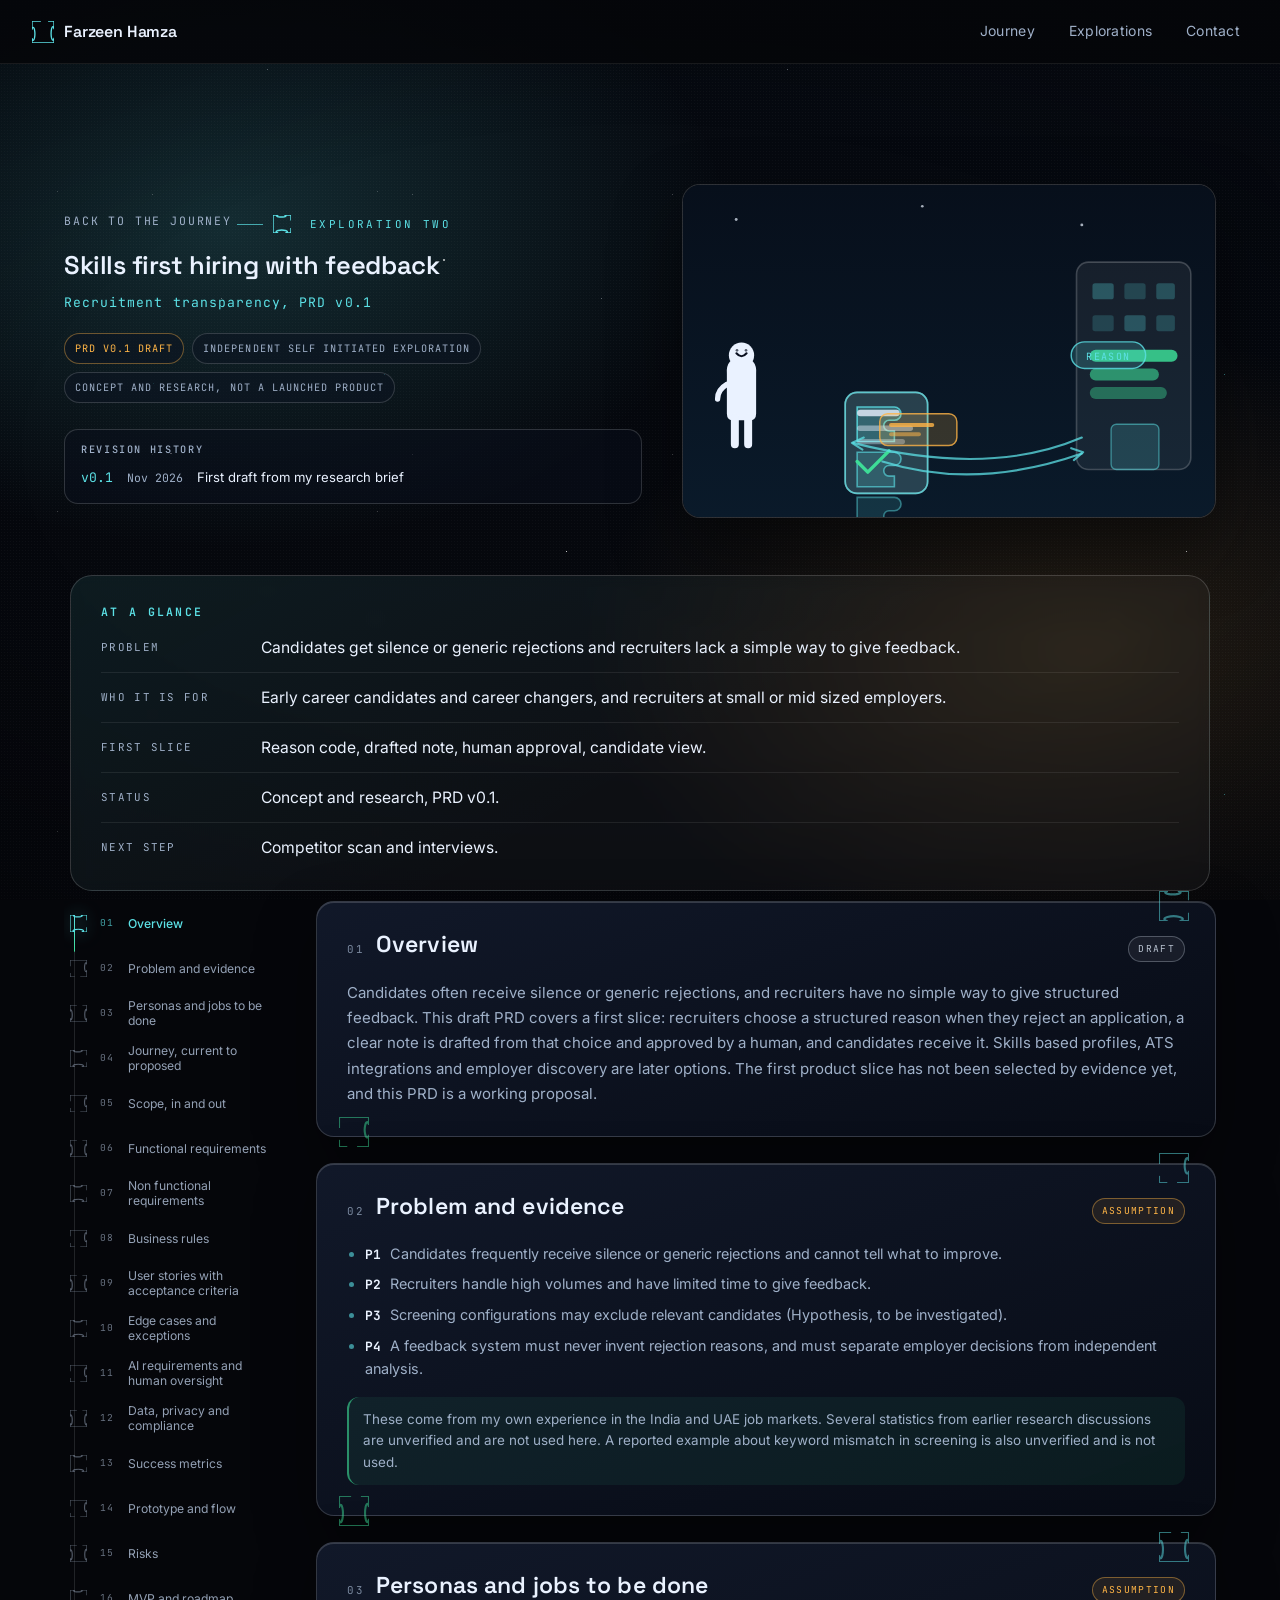
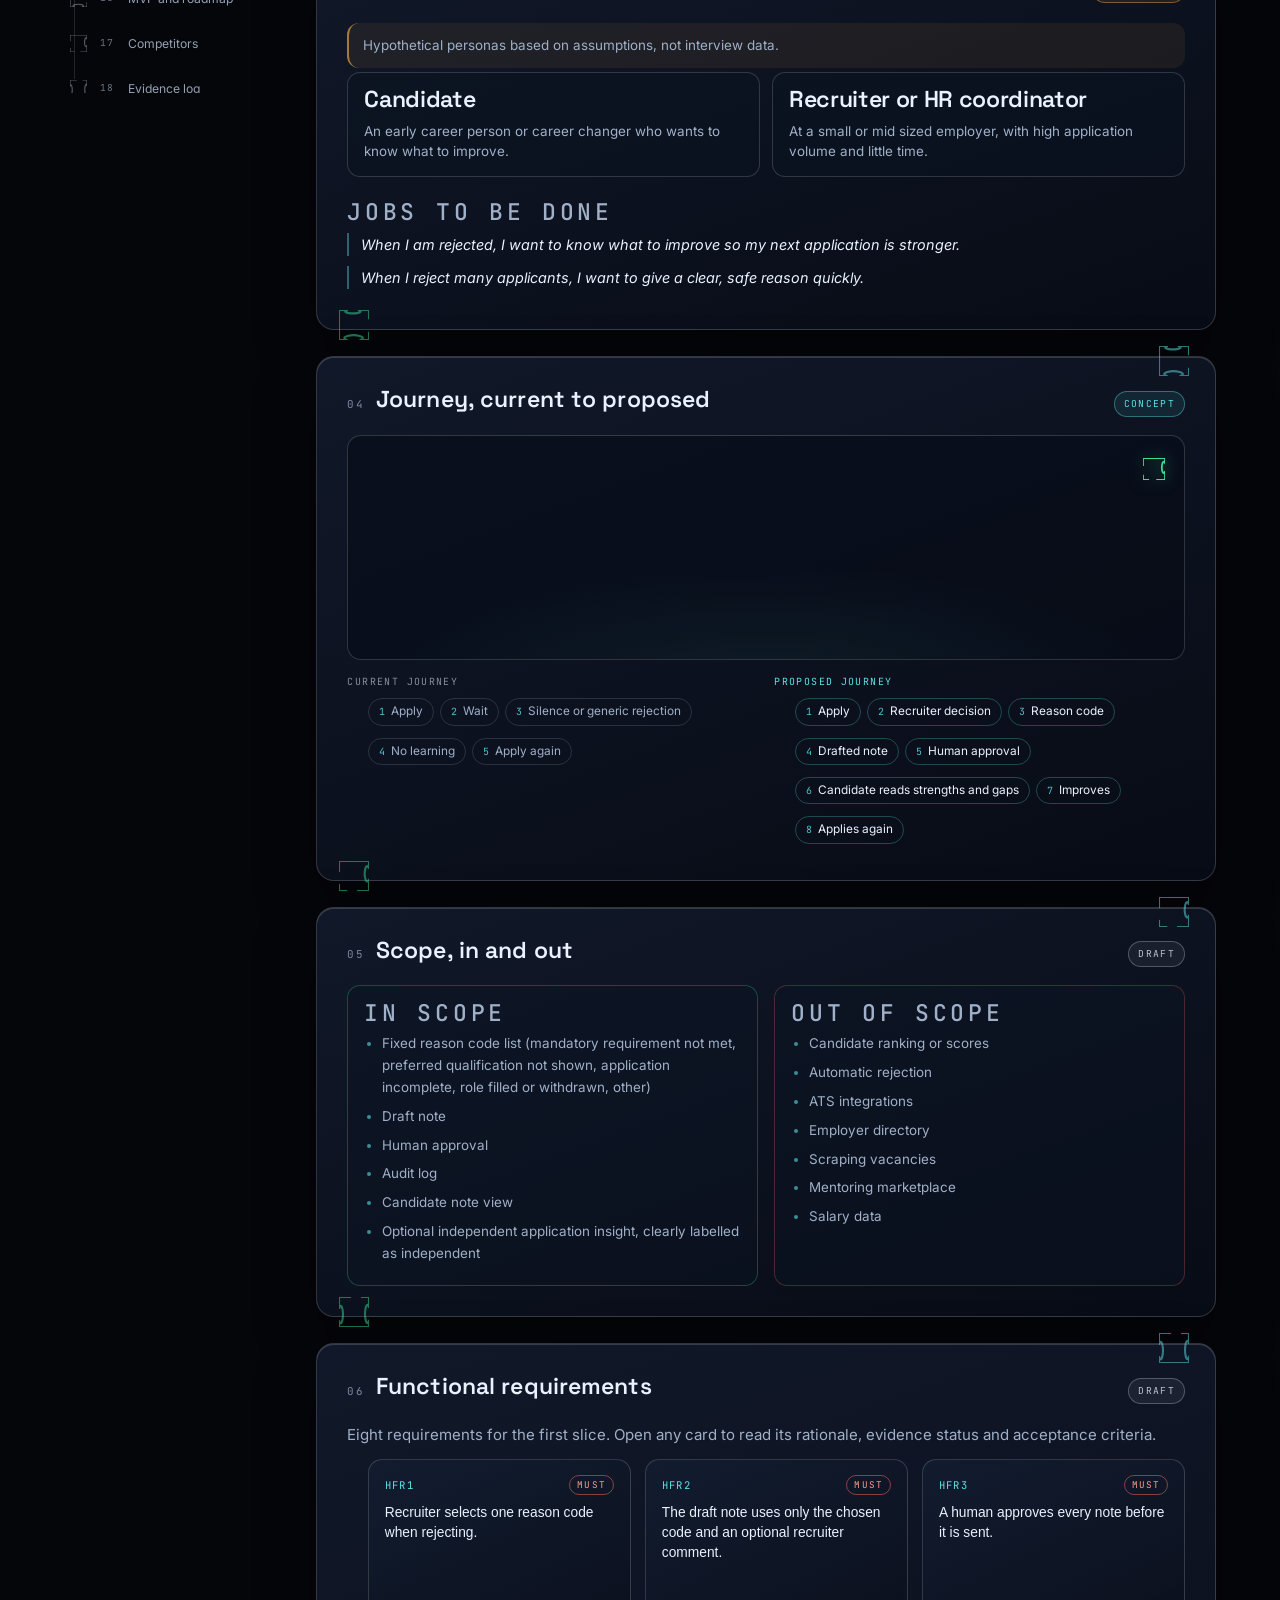
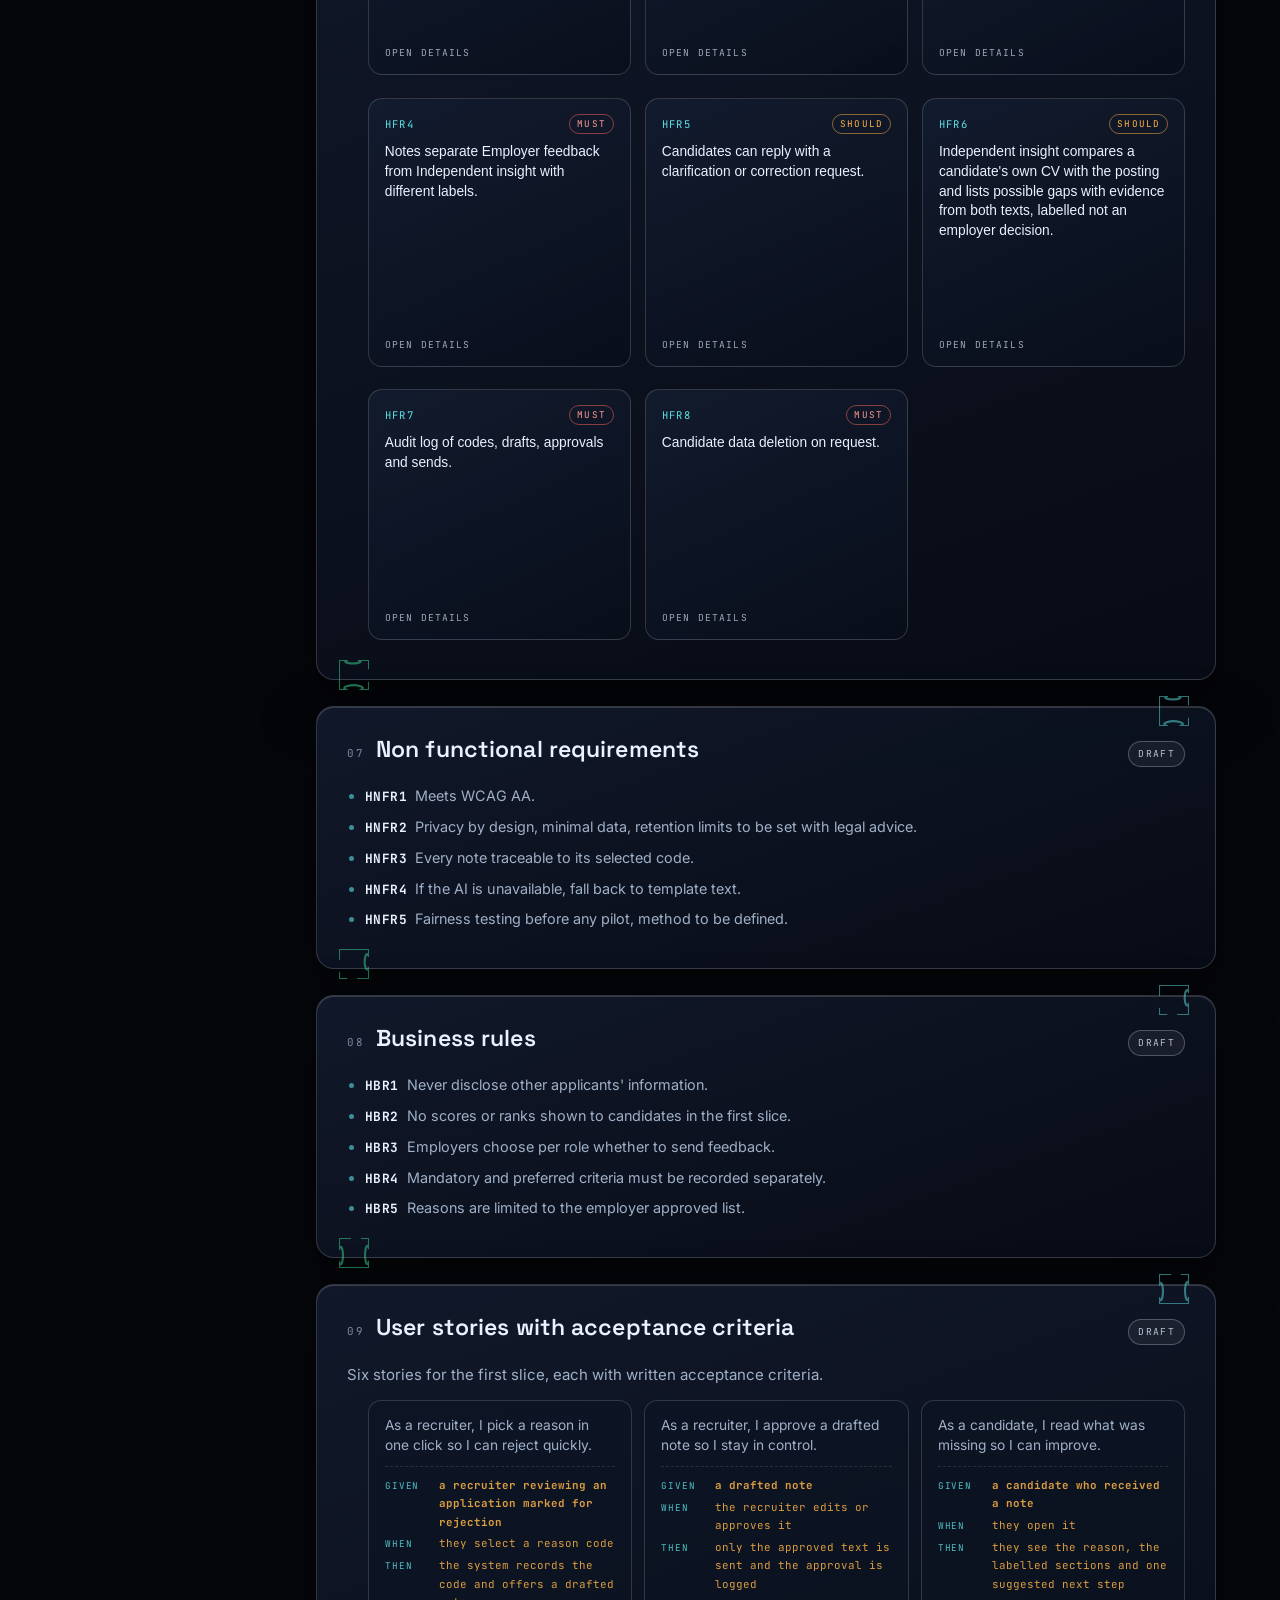
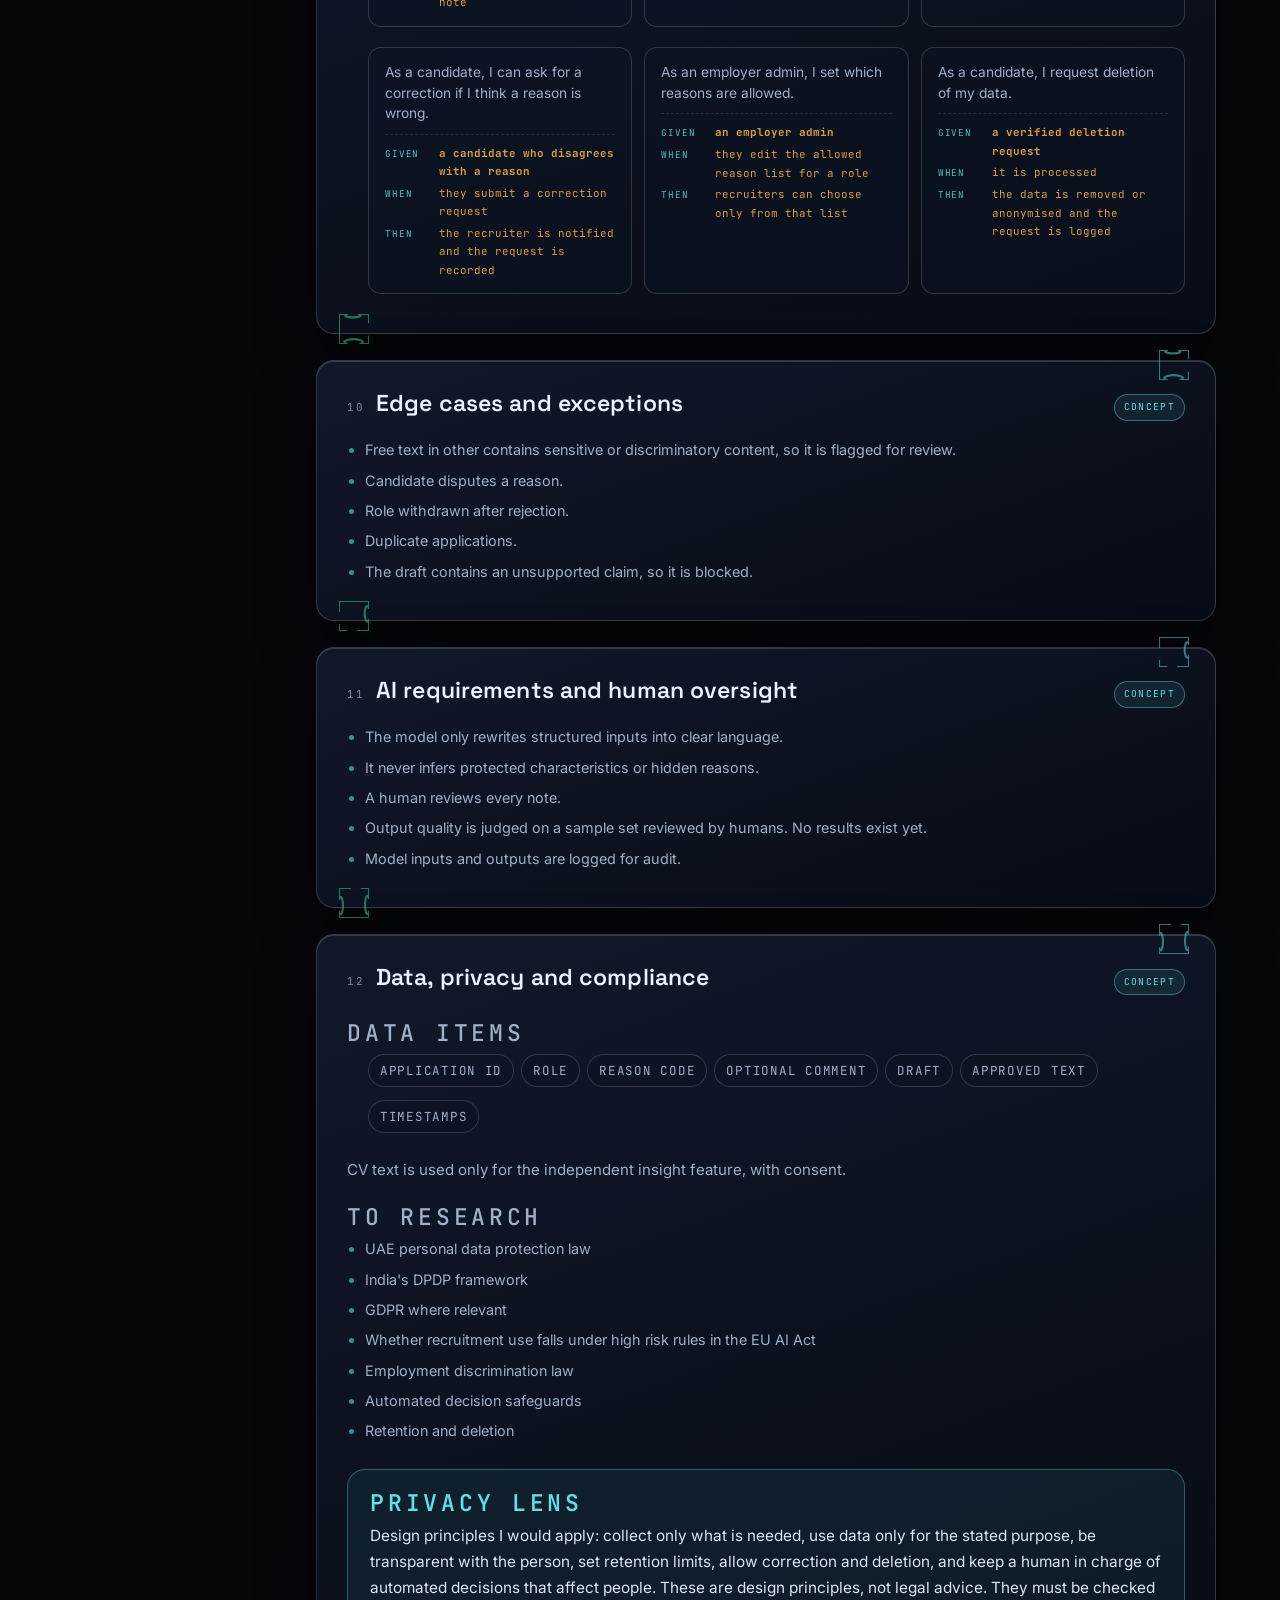
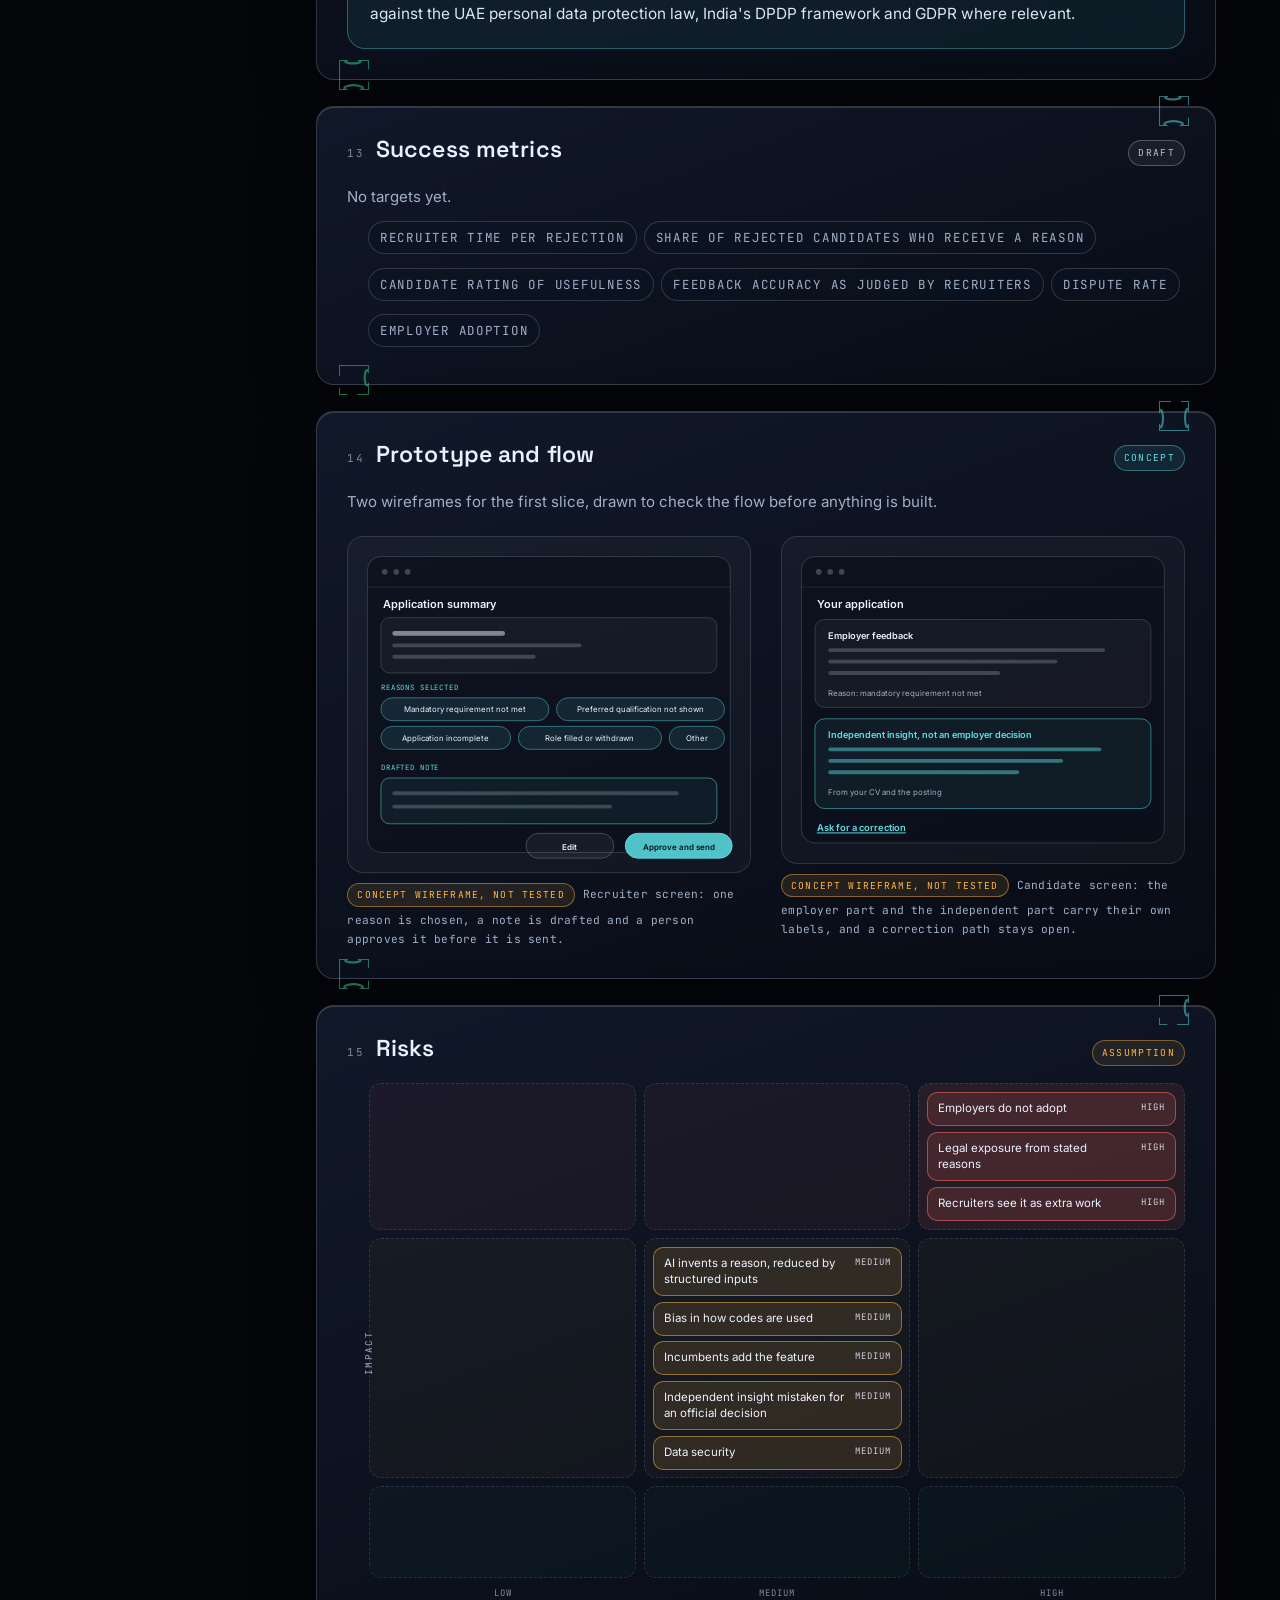
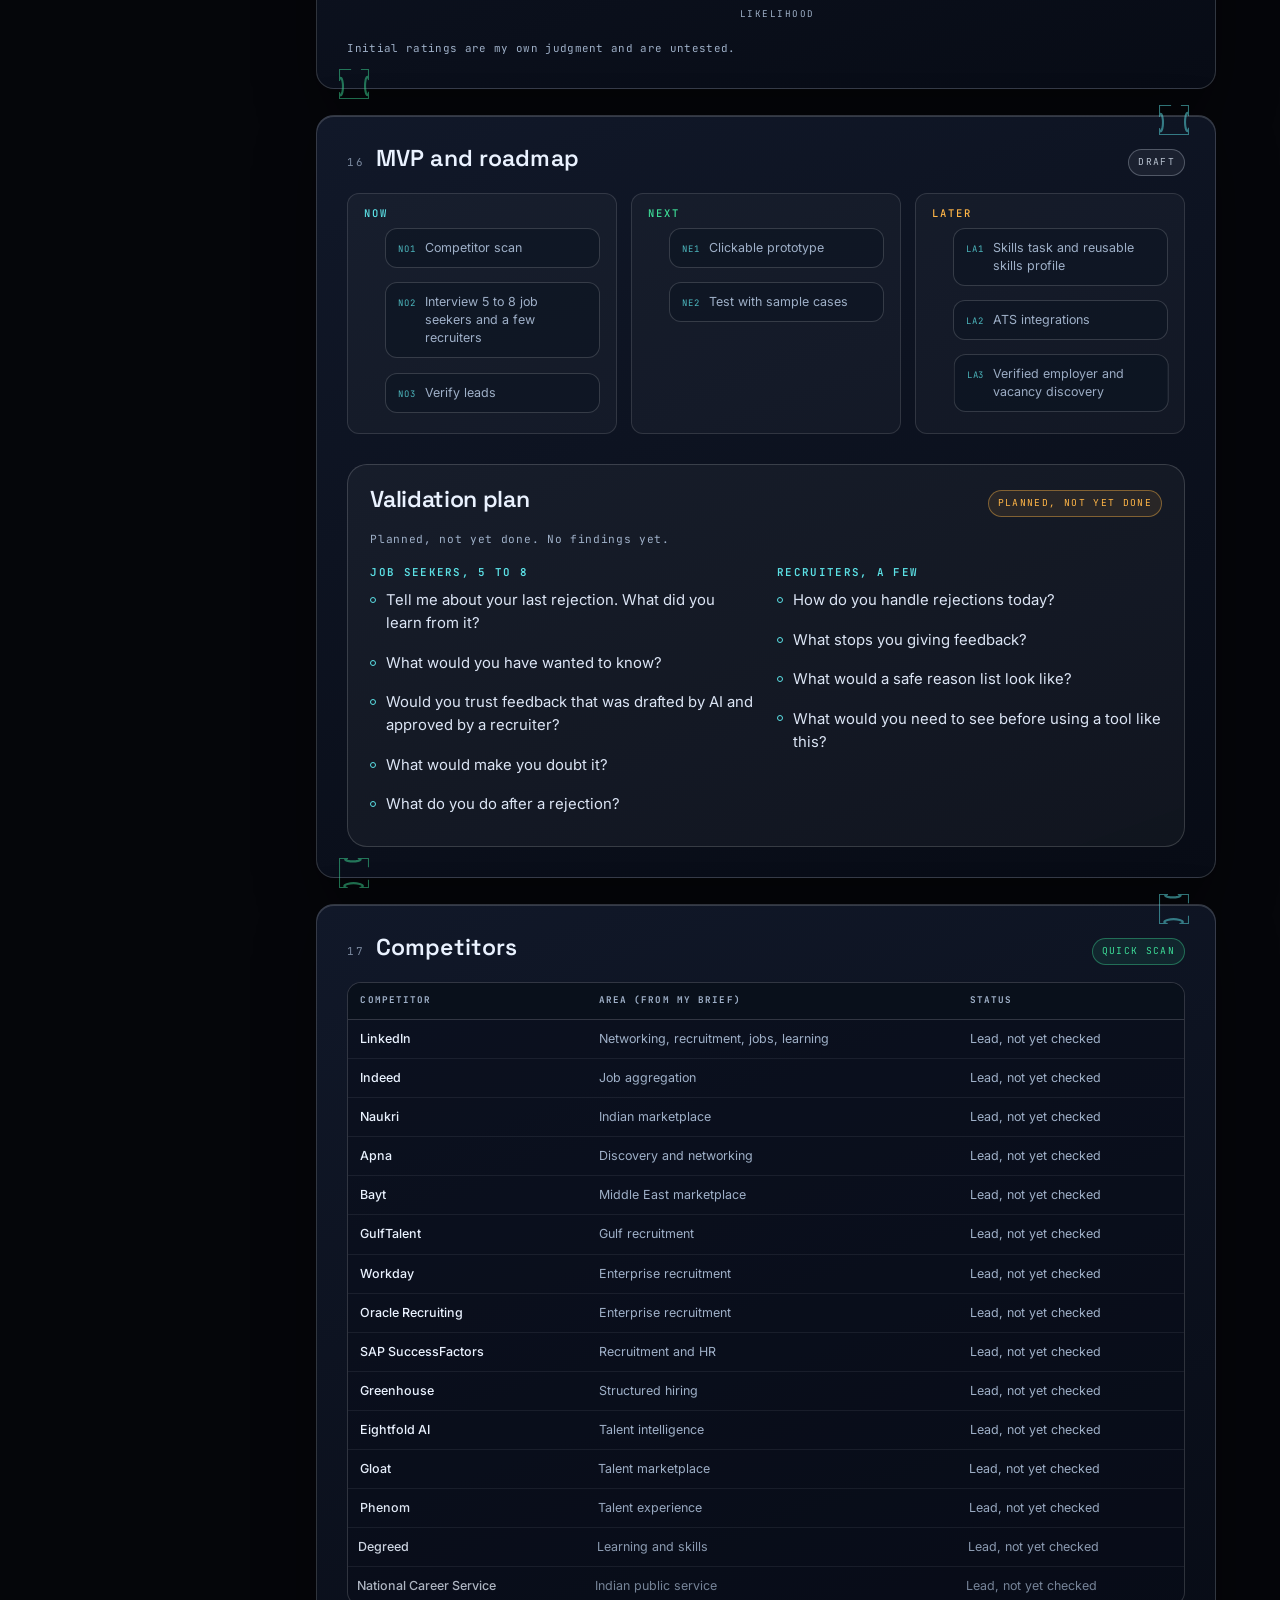
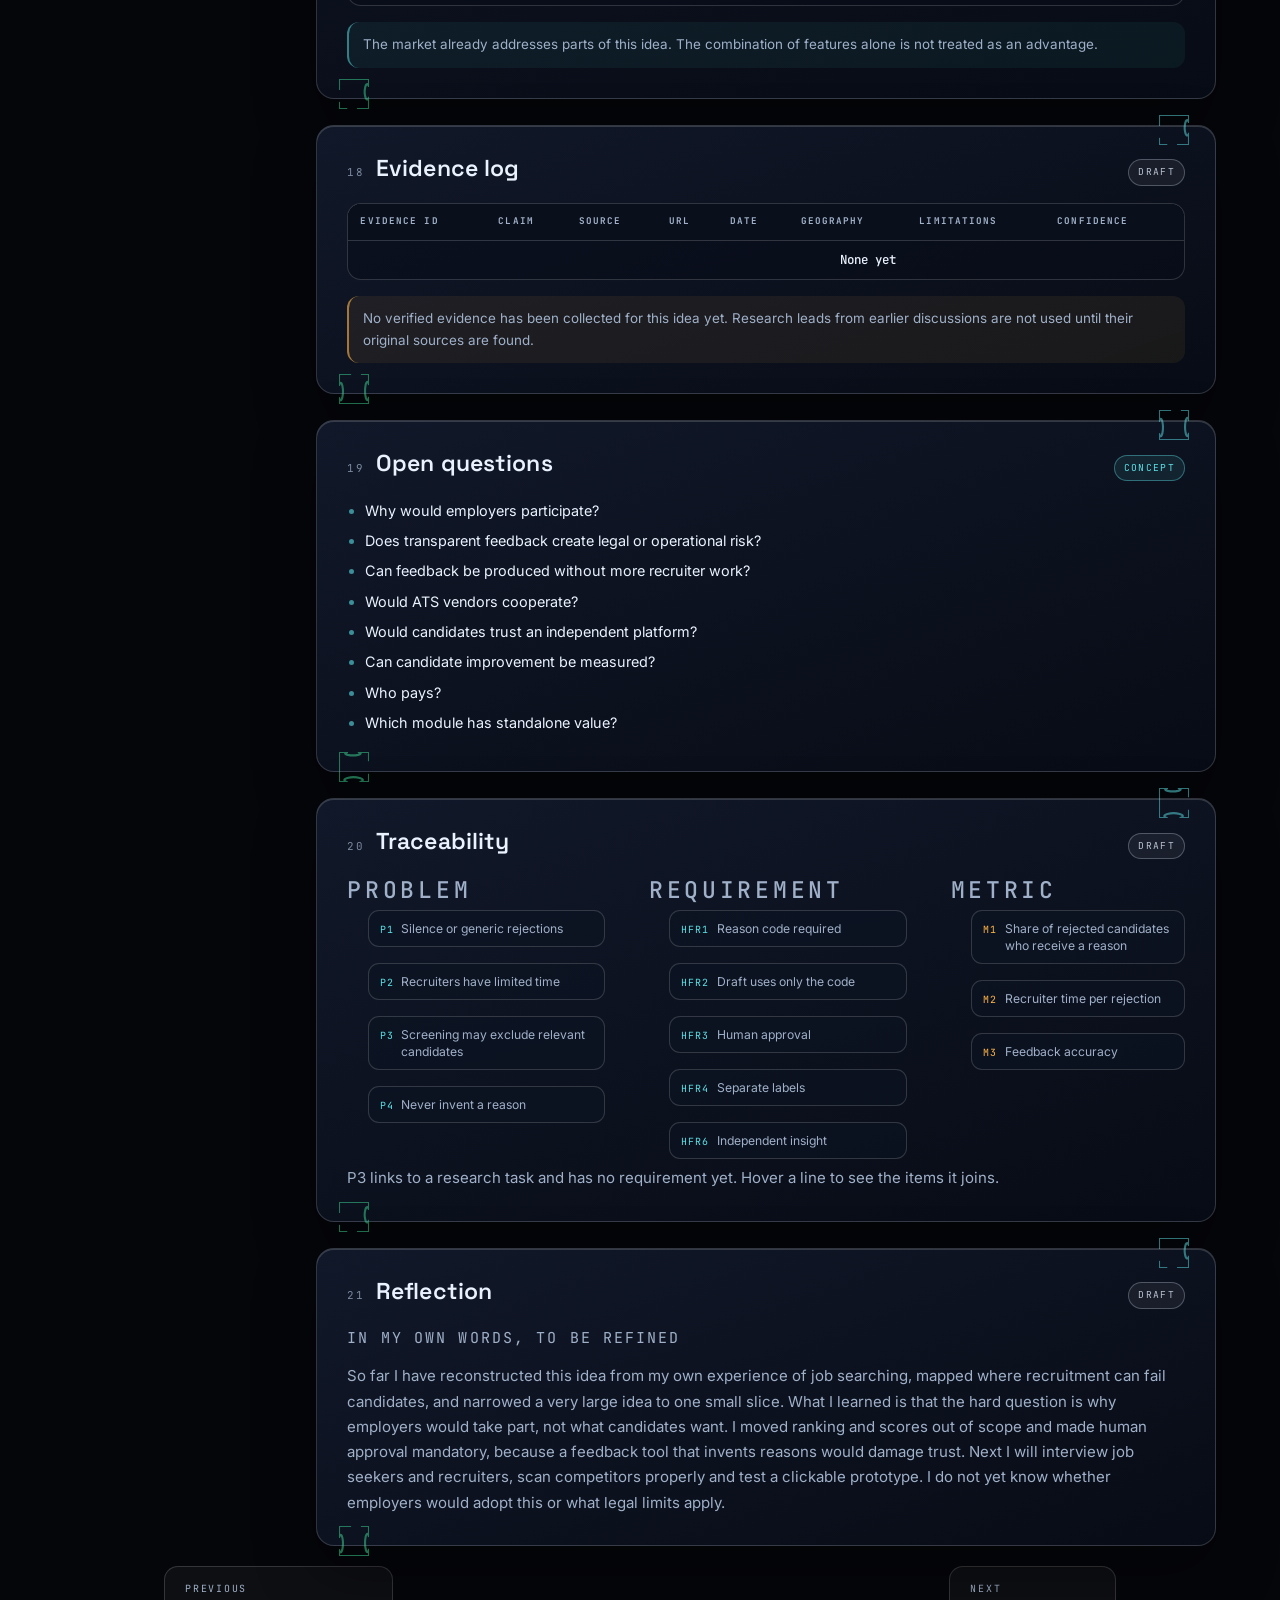
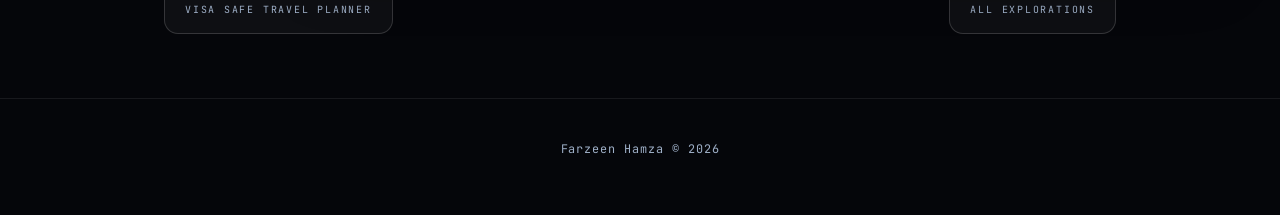
<file: case-hiring.html>
<!DOCTYPE html>
<html lang="en">
<head>
  <meta charset="utf-8">
  <meta name="viewport" content="width=device-width, initial-scale=1">
  <title>Skills first hiring with feedback | Farzeen Hamza</title>
  <meta name="description" content="A draft PRD for a hiring feedback product: structured rejection reasons, a drafted note approved by a human, and feedback a candidate can learn from.">
  <meta name="theme-color" content="#05060A">
  <link rel="icon" href="data:image/svg+xml,%3Csvg xmlns='http://www.w3.org/2000/svg' viewBox='0 0 64 64'%3E%3Crect width='64' height='64' rx='14' fill='%2305060A'/%3E%3Cpath d='M14 14h16c0 6 6 6 6 12s-6 6-6 12H14z' fill='none' stroke='%235CE1E6' stroke-width='3'/%3E%3Ccircle cx='44' cy='44' r='6' fill='%233DDC97'/%3E%3C/svg%3E">
  <link rel="preconnect" href="https://fonts.googleapis.com">
  <link rel="preconnect" href="https://fonts.gstatic.com" crossorigin>
  <link href="https://fonts.googleapis.com/css2?family=Space+Grotesk:wght@400;500;600&family=Inter:wght@300;400;500;600&family=JetBrains+Mono:wght@400;500&display=swap" rel="stylesheet">
  <link rel="stylesheet" href="css/styles.css">
  <script>document.documentElement.classList.add('js');</script>
</head>
<body class="case-page prd-page">
  <a class="skip-link" href="#main">Skip to content</a>

  <svg class="sprite" aria-hidden="true" focusable="false">
    <defs>
      <path id="flyer-1" d="M 0 0 L 40.3 0 C 33.73 -0.53 23.88 -6.88 39.65 -11.91 C 52.13 -15.09 61.32 -15.09 73.81 -11.91 C 89.57 -6.88 79.72 -0.53 73.15 0 L 100 0 L 100 36.9 C 99.5 29.03 93.52 17.22 88.79 36.11 C 85.8 51.06 85.8 62.08 88.79 77.03 C 93.52 95.92 99.5 84.11 100 76.24 L 100 100 L 0 100 L 0 77.21 C 0.5 84.74 6.49 96.03 11.23 77.96 C 14.23 63.66 14.23 53.12 11.23 38.82 C 6.49 20.75 0.5 32.04 0 39.57 L 0 0 Z"/>
      <path id="flyer-2" d="M 0 0 L 29.91 0 C 23.34 0.43 13.48 5.55 29.26 9.61 C 41.75 12.17 50.95 12.17 63.44 9.61 C 79.22 5.55 69.36 0.43 62.78 0 L 100 0 L 100 31.08 C 100.56 22.77 107.29 10.29 112.61 30.25 C 115.97 46.04 115.97 57.68 112.61 73.48 C 107.29 93.43 100.56 80.96 100 72.65 L 100 100 L 68.36 100 C 76.26 99.39 88.11 92.1 69.15 86.32 C 54.14 82.68 43.07 82.68 28.06 86.32 C 9.1 92.1 20.95 99.39 28.85 100 L 0 100 L 0 0 Z"/>
      <path id="flyer-3" d="M 0 0 L 100 0 L 100 26.17 C 99.45 19.59 92.9 9.72 87.71 25.51 C 84.44 38.02 84.44 47.23 87.71 59.73 C 92.9 75.53 99.45 65.65 100 59.07 L 100 100 L 60.26 100 C 66.8 100.5 76.6 106.47 60.92 111.2 C 48.5 114.19 39.35 114.19 26.93 111.2 C 11.25 106.47 21.05 100.5 27.59 100 L 0 100 L 0 76.36 C -0.5 84.3 -6.47 96.22 -11.2 77.16 C -14.19 62.07 -14.19 50.95 -11.2 35.86 C -6.47 16.8 -0.5 28.71 0 36.65 L 0 0 Z"/>
    </defs>
  </svg>

  <div class="world" aria-hidden="true">
    <div class="world__theme is-on" data-theme="explore"></div>
    <div class="world__stars" data-depth="1"></div>
    <div class="world__stars" data-depth="2"></div>
    <div class="world__stars" data-depth="3"></div>
    <div class="world__grain"></div>
    <div class="world__vignette"></div>
  </div>

  <header class="site-header">
    <a class="brand" href="index.html">
      <svg viewBox="0 0 100 100" aria-hidden="true"><use href="#flyer-1" fill="none" stroke="#5CE1E6" stroke-width="6"/></svg>
      Farzeen Hamza
    </a>
    <nav class="site-nav" aria-label="Site">
      <a href="index.html#opening">Journey</a>
      <a href="index.html#explore">Explorations</a>
      <a href="index.html#contact">Contact</a>
    </nav>
  </header>

  <main id="main">
    <section class="prd-hero" aria-labelledby="case-title">
      <div class="prd-hero__inner">
        <div class="prd-hero__copy">
          <a class="back-link" href="index.html#explore">Back to the journey</a>
          <p class="eyebrow"><svg class="eyebrow-piece" viewBox="0 0 100 100" aria-hidden="true" focusable="false"><use href="#flyer-2"/></svg>Exploration two</p>
          <h1 id="case-title">Skills first hiring with feedback</h1>
          <p class="prd-sub">Recruitment transparency, PRD v0.1</p>
          <ul class="badge-row">
            <li class="badge">PRD v0.1 draft</li>
            <li class="badge">Independent self initiated exploration</li>
            <li class="badge">Concept and research, not a launched product</li>
          </ul>
          <div class="revision">
            <h2 class="revision__title">Revision history</h2>
            <ol class="revision__list">
              <li><span class="revision__id">v0.1</span><span class="revision__date">Nov 2026</span><span class="revision__note">First draft from my research brief</span></li>
            </ol>
          </div>
        </div>
        <div class="prd-hero__art">
          <div class="case-hero__scene" aria-hidden="true">
          <svg viewBox="0 0 400 250" role="presentation" focusable="false">
                  <defs>
                    <linearGradient id="hBg" x1="0" y1="0" x2="0" y2="1">
                      <stop offset="0" stop-color="#070f1b"/><stop offset="1" stop-color="#0a1a2a"/>
                    </linearGradient>
                  </defs>
                  <rect width="400" height="250" fill="url(#hBg)"/>
                  <g opacity=".7">
                    <circle cx="40" cy="26" r="1.1" fill="#EAF2FF"/><circle cx="180" cy="16" r="1" fill="#EAF2FF"/>
                    <circle cx="300" cy="30" r="1.1" fill="#EAF2FF"/>
                  </g>
                  <g transform="translate(296 58)">
                    <rect class="hire-building" x="0" y="0" width="86" height="156" rx="9"/>
                    <rect class="hire-window" x="12" y="16" width="16" height="12" rx="2" opacity=".8"/>
                    <rect class="hire-window" x="36" y="16" width="16" height="12" rx="2" opacity=".55"/>
                    <rect class="hire-window" x="60" y="16" width="14" height="12" rx="2" opacity=".7"/>
                    <rect class="hire-window" x="12" y="40" width="16" height="12" rx="2" opacity=".5"/>
                    <rect class="hire-window" x="36" y="40" width="16" height="12" rx="2" opacity=".75"/>
                    <rect class="hire-window" x="60" y="40" width="14" height="12" rx="2" opacity=".6"/>
                    <rect x="26" y="122" width="36" height="34" rx="4" fill="rgba(92,225,230,.16)" stroke="rgba(92,225,230,.5)"/>
                    <g class="anim-shortlist">
                      <rect x="10" y="66" width="66" height="9" rx="4.5" fill="rgba(61,220,151,.85)"/>
                      <rect x="10" y="80" width="52" height="9" rx="4.5" fill="rgba(61,220,151,.6)"/>
                      <rect x="10" y="94" width="58" height="9" rx="4.5" fill="rgba(61,220,151,.4)"/>
                    </g>
                  </g>
                  <g transform="translate(44 128)">
                    <g class="anim-hire-smile">
                      <circle cx="0" cy="0" r="9.5" fill="#EAF2FF"/>
                      <path d="M-3.8 -1.4 q3.8 4.4 7.6 0" fill="none" stroke="#0A1020" stroke-width="1.6" stroke-linecap="round"/>
                      <circle cx="-3.4" cy="-3.6" r="1" fill="#0A1020" opacity=".65"/>
                      <circle cx="3.4" cy="-3.6" r="1" fill="#0A1020" opacity=".65"/>
                    </g>
                    <path d="M-11 14 q-1 -12 11 -12 q12 0 11 12 v30 q0 5 -5 5 h-12 q-5 0 -5 -5 z" fill="#EAF2FF"/>
                    <path d="M-5 47 v20 M5 47 v20" stroke="#EAF2FF" stroke-width="6" stroke-linecap="round"/>
                    <path d="M-11 22 q-7 4 -7 11" fill="none" stroke="#EAF2FF" stroke-width="4" stroke-linecap="round"/>
                  </g>
                  <g transform="translate(122 156)">
                    <rect class="hire-card" x="0" y="0" width="62" height="76" rx="9"/>
                    <g class="anim-stack-1"><path class="hire-piece" d="M9 11 h28 a5 5 0 0 1 0 10 h-4 a4 4 0 0 0 0 8 h4 v8 h-28 z"/></g>
                    <g class="anim-stack-2"><path class="hire-piece" d="M9 45 h28 a5 5 0 0 1 0 10 h-4 a4 4 0 0 0 0 8 h4 v8 h-28 z" opacity=".8"/></g>
                    <g class="anim-stack-3"><path class="hire-piece" d="M9 79 h28 a5 5 0 0 1 0 10 h-4 a4 4 0 0 0 0 8 h4 v8 h-28 z" opacity=".6"/></g>
                  </g>
                  <g class="anim-card-travel" transform="translate(122 156)">
                    <rect x="0" y="0" width="62" height="76" rx="9" fill="rgba(92,225,230,.1)" stroke="rgba(92,225,230,.75)" stroke-width="1.3"/>
                    <rect x="9" y="13" width="32" height="5" rx="2.5" fill="rgba(234,242,255,.8)"/>
                    <rect x="9" y="25" width="42" height="4" rx="2" fill="rgba(234,242,255,.45)"/>
                    <rect x="9" y="35" width="36" height="4" rx="2" fill="rgba(234,242,255,.35)"/>
                    <path d="M9 52 l8 8 l16 -16" fill="none" stroke="#3DDC97" stroke-width="2.6" stroke-linecap="round" stroke-linejoin="round"/>
                  </g>
                  <g class="anim-loop">
                    <path class="hire-arrow" d="M300 190 q-70 30 -172 4"/>
                    <path d="M136 190 l-9 4 l8 5" fill="none" stroke="rgba(92,225,230,.75)" stroke-width="1.6" stroke-linecap="round" stroke-linejoin="round"/>
                    <path class="hire-arrow" d="M150 208 q70 22 150 -6"/>
                    <path d="M292 198 l9 3 l-7 6" fill="none" stroke="rgba(92,225,230,.75)" stroke-width="1.6" stroke-linecap="round" stroke-linejoin="round"/>
                  </g>
                  <g class="anim-note" transform="translate(148 172)">
                    <rect class="hire-note" x="0" y="0" width="58" height="24" rx="6"/>
                    <rect x="7" y="7" width="34" height="3" rx="1.5" fill="rgba(255,181,71,.8)"/>
                    <rect x="7" y="14" width="24" height="3" rx="1.5" fill="rgba(255,181,71,.55)"/>
                  </g>
                  <g class="anim-chip-reason" transform="translate(292 118)">
                    <rect class="hire-chip" x="0" y="0" width="56" height="20" rx="10"/>
                    <text x="28" y="13.5" text-anchor="middle" fill="#5CE1E6" font-family="JetBrains Mono, monospace" font-size="7.5" letter-spacing="1">REASON</text>
                  </g>
                </svg>
                  </div>
        </div>
      </div>
    </section>

    <section class="glance" aria-labelledby="h-glance">
      <div class="glance__inner">
        <h2 class="glance__title" id="h-glance">At a glance</h2>
        <dl class="glance__rows">
          <div class="glance__row"><dt>Problem</dt><dd>Candidates get silence or generic rejections and recruiters lack a simple way to give feedback.</dd></div>
          <div class="glance__row"><dt>Who it is for</dt><dd>Early career candidates and career changers, and recruiters at small or mid sized employers.</dd></div>
          <div class="glance__row"><dt>First slice</dt><dd>Reason code, drafted note, human approval, candidate view.</dd></div>
          <div class="glance__row"><dt>Status</dt><dd>Concept and research, PRD v0.1.</dd></div>
          <div class="glance__row"><dt>Next step</dt><dd>Competitor scan and interviews.</dd></div>
        </dl>
      </div>
    </section>

    <div class="prd-shell">
      <nav class="prd-rail" aria-label="PRD sections">
        <span class="prd-rail__line" aria-hidden="true"><span class="prd-rail__fill"></span></span>
        <ol class="prd-rail__list">
          <li><a href="#overview"><span class="prd-rail__piece" aria-hidden="true"><svg viewBox="0 0 100 100"><use href="#flyer-2"/></svg></span><span class="prd-rail__num" aria-hidden="true">01</span><span class="prd-rail__name">Overview</span></a></li>
          <li><a href="#problem"><span class="prd-rail__piece" aria-hidden="true"><svg viewBox="0 0 100 100"><use href="#flyer-3"/></svg></span><span class="prd-rail__num" aria-hidden="true">02</span><span class="prd-rail__name">Problem and evidence</span></a></li>
          <li><a href="#personas"><span class="prd-rail__piece" aria-hidden="true"><svg viewBox="0 0 100 100"><use href="#flyer-1"/></svg></span><span class="prd-rail__num" aria-hidden="true">03</span><span class="prd-rail__name">Personas and jobs to be done</span></a></li>
          <li><a href="#journey"><span class="prd-rail__piece" aria-hidden="true"><svg viewBox="0 0 100 100"><use href="#flyer-2"/></svg></span><span class="prd-rail__num" aria-hidden="true">04</span><span class="prd-rail__name">Journey, current to proposed</span></a></li>
          <li><a href="#scope"><span class="prd-rail__piece" aria-hidden="true"><svg viewBox="0 0 100 100"><use href="#flyer-3"/></svg></span><span class="prd-rail__num" aria-hidden="true">05</span><span class="prd-rail__name">Scope, in and out</span></a></li>
          <li><a href="#functional"><span class="prd-rail__piece" aria-hidden="true"><svg viewBox="0 0 100 100"><use href="#flyer-1"/></svg></span><span class="prd-rail__num" aria-hidden="true">06</span><span class="prd-rail__name">Functional requirements</span></a></li>
          <li><a href="#nonfunctional"><span class="prd-rail__piece" aria-hidden="true"><svg viewBox="0 0 100 100"><use href="#flyer-2"/></svg></span><span class="prd-rail__num" aria-hidden="true">07</span><span class="prd-rail__name">Non functional requirements</span></a></li>
          <li><a href="#rules"><span class="prd-rail__piece" aria-hidden="true"><svg viewBox="0 0 100 100"><use href="#flyer-3"/></svg></span><span class="prd-rail__num" aria-hidden="true">08</span><span class="prd-rail__name">Business rules</span></a></li>
          <li><a href="#stories"><span class="prd-rail__piece" aria-hidden="true"><svg viewBox="0 0 100 100"><use href="#flyer-1"/></svg></span><span class="prd-rail__num" aria-hidden="true">09</span><span class="prd-rail__name">User stories with acceptance criteria</span></a></li>
          <li><a href="#edge"><span class="prd-rail__piece" aria-hidden="true"><svg viewBox="0 0 100 100"><use href="#flyer-2"/></svg></span><span class="prd-rail__num" aria-hidden="true">10</span><span class="prd-rail__name">Edge cases and exceptions</span></a></li>
          <li><a href="#ai"><span class="prd-rail__piece" aria-hidden="true"><svg viewBox="0 0 100 100"><use href="#flyer-3"/></svg></span><span class="prd-rail__num" aria-hidden="true">11</span><span class="prd-rail__name">AI requirements and human oversight</span></a></li>
          <li><a href="#data"><span class="prd-rail__piece" aria-hidden="true"><svg viewBox="0 0 100 100"><use href="#flyer-1"/></svg></span><span class="prd-rail__num" aria-hidden="true">12</span><span class="prd-rail__name">Data, privacy and compliance</span></a></li>
          <li><a href="#metrics"><span class="prd-rail__piece" aria-hidden="true"><svg viewBox="0 0 100 100"><use href="#flyer-2"/></svg></span><span class="prd-rail__num" aria-hidden="true">13</span><span class="prd-rail__name">Success metrics</span></a></li>
          <li><a href="#prototype"><span class="prd-rail__piece" aria-hidden="true"><svg viewBox="0 0 100 100"><use href="#flyer-3"/></svg></span><span class="prd-rail__num" aria-hidden="true">14</span><span class="prd-rail__name">Prototype and flow</span></a></li>
          <li><a href="#risks"><span class="prd-rail__piece" aria-hidden="true"><svg viewBox="0 0 100 100"><use href="#flyer-1"/></svg></span><span class="prd-rail__num" aria-hidden="true">15</span><span class="prd-rail__name">Risks</span></a></li>
          <li><a href="#roadmap"><span class="prd-rail__piece" aria-hidden="true"><svg viewBox="0 0 100 100"><use href="#flyer-2"/></svg></span><span class="prd-rail__num" aria-hidden="true">16</span><span class="prd-rail__name">MVP and roadmap</span></a></li>
          <li><a href="#competitors"><span class="prd-rail__piece" aria-hidden="true"><svg viewBox="0 0 100 100"><use href="#flyer-3"/></svg></span><span class="prd-rail__num" aria-hidden="true">17</span><span class="prd-rail__name">Competitors</span></a></li>
          <li><a href="#evidence"><span class="prd-rail__piece" aria-hidden="true"><svg viewBox="0 0 100 100"><use href="#flyer-1"/></svg></span><span class="prd-rail__num" aria-hidden="true">18</span><span class="prd-rail__name">Evidence log</span></a></li>
          <li><a href="#questions"><span class="prd-rail__piece" aria-hidden="true"><svg viewBox="0 0 100 100"><use href="#flyer-2"/></svg></span><span class="prd-rail__num" aria-hidden="true">19</span><span class="prd-rail__name">Open questions</span></a></li>
          <li><a href="#trace"><span class="prd-rail__piece" aria-hidden="true"><svg viewBox="0 0 100 100"><use href="#flyer-3"/></svg></span><span class="prd-rail__num" aria-hidden="true">20</span><span class="prd-rail__name">Traceability</span></a></li>
          <li><a href="#reflection"><span class="prd-rail__piece" aria-hidden="true"><svg viewBox="0 0 100 100"><use href="#flyer-1"/></svg></span><span class="prd-rail__num" aria-hidden="true">21</span><span class="prd-rail__name">Reflection</span></a></li>
        </ol>
      </nav>

      <div class="prd-panels">
        <section class="panel" id="overview" data-panel aria-labelledby="h-overview">
          <span class="panel__edge panel__edge--a" aria-hidden="true"><svg viewBox="0 0 100 100"><use href="#flyer-2"/></svg></span>
          <span class="panel__edge panel__edge--b" aria-hidden="true"><svg viewBox="0 0 100 100"><use href="#flyer-3"/></svg></span>
          <header class="panel__head">
            <span class="panel__num" aria-hidden="true">01</span>
            <h2 class="panel__title" id="h-overview">Overview</h2>
            <span class="tag tag--draft">Draft</span>
          </header>
          <div class="panel__body">
            <p>Candidates often receive silence or generic rejections, and recruiters have no simple way to give structured feedback. This draft PRD covers a first slice: recruiters choose a structured reason when they reject an application, a clear note is drafted from that choice and approved by a human, and candidates receive it. Skills based profiles, ATS integrations and employer discovery are later options. The first product slice has not been selected by evidence yet, and this PRD is a working proposal.</p>
          </div>
        </section>

        <section class="panel" id="problem" data-panel aria-labelledby="h-problem">
          <span class="panel__edge panel__edge--a" aria-hidden="true"><svg viewBox="0 0 100 100"><use href="#flyer-3"/></svg></span>
          <span class="panel__edge panel__edge--b" aria-hidden="true"><svg viewBox="0 0 100 100"><use href="#flyer-1"/></svg></span>
          <header class="panel__head">
            <span class="panel__num" aria-hidden="true">02</span>
            <h2 class="panel__title" id="h-problem">Problem and evidence</h2>
            <span class="tag tag--assumption">Assumption</span>
          </header>
          <div class="panel__body">
            <ul class="bullet-list">
              <li><strong>P1</strong> Candidates frequently receive silence or generic rejections and cannot tell what to improve.</li>
              <li><strong>P2</strong> Recruiters handle high volumes and have limited time to give feedback.</li>
              <li><strong>P3</strong> Screening configurations may exclude relevant candidates (Hypothesis, to be investigated).</li>
              <li><strong>P4</strong> A feedback system must never invent rejection reasons, and must separate employer decisions from independent analysis.</li>
            </ul>
            <aside class="callout callout--evidence">
              <p>These come from my own experience in the India and UAE job markets. Several statistics from earlier research discussions are unverified and are not used here. A reported example about keyword mismatch in screening is also unverified and is not used.</p>
            </aside>
          </div>
        </section>

        <section class="panel" id="personas" data-panel aria-labelledby="h-personas">
          <span class="panel__edge panel__edge--a" aria-hidden="true"><svg viewBox="0 0 100 100"><use href="#flyer-1"/></svg></span>
          <span class="panel__edge panel__edge--b" aria-hidden="true"><svg viewBox="0 0 100 100"><use href="#flyer-2"/></svg></span>
          <header class="panel__head">
            <span class="panel__num" aria-hidden="true">03</span>
            <h2 class="panel__title" id="h-personas">Personas and jobs to be done</h2>
            <span class="tag tag--assumption">Assumption</span>
          </header>
          <div class="panel__body">
            <aside class="callout callout--warn">
              <p>Hypothetical personas based on assumptions, not interview data.</p>
            </aside>
            <div class="dual">
              <article class="mini-card">
                <h3 class="mini-card__title">Candidate</h3>
                <p>An early career person or career changer who wants to know what to improve.</p>
              </article>
              <article class="mini-card">
                <h3 class="mini-card__title">Recruiter or HR coordinator</h3>
                <p>At a small or mid sized employer, with high application volume and little time.</p>
              </article>
            </div>
            <h3 class="sub-head">Jobs to be done</h3>
            <ul class="bullet-list quotes">
              <li>When I am rejected, I want to know what to improve so my next application is stronger.</li>
              <li>When I reject many applicants, I want to give a clear, safe reason quickly.</li>
            </ul>
          </div>
        </section>

        <section class="panel" id="journey" data-panel aria-labelledby="h-journey">
          <span class="panel__edge panel__edge--a" aria-hidden="true"><svg viewBox="0 0 100 100"><use href="#flyer-2"/></svg></span>
          <span class="panel__edge panel__edge--b" aria-hidden="true"><svg viewBox="0 0 100 100"><use href="#flyer-3"/></svg></span>
          <header class="panel__head">
            <span class="panel__num" aria-hidden="true">04</span>
            <h2 class="panel__title" id="h-journey">Journey, current to proposed</h2>
            <span class="tag tag--concept">Concept</span>
          </header>
          <div class="panel__body">
            <div class="journey" data-anim="journey">
              <div class="journey__stage">
                <svg class="journey__svg" viewBox="0 0 900 240" aria-hidden="true" focusable="false">
                  <path class="journey__tangle" d="M 48 196 C 92 148 128 226 168 182 C 196 150 140 118 186 106 C 232 94 256 170 292 140 C 314 121 274 72 322 80 C 368 88 336 168 384 148 C 424 131 404 58 452 68 C 500 78 470 164 518 140 C 558 120 520 52 578 68 C 626 81 598 170 646 150 C 692 131 654 68 712 88 C 760 105 736 178 786 158 C 822 143 830 96 868 104"/>
                  <path class="journey__tangle journey__tangle--spur" d="M 168 182 C 190 200 210 208 224 206 M 322 80 C 336 58 356 50 372 52 M 452 68 C 466 44 486 38 502 42 M 578 68 C 592 44 612 38 628 44 M 712 88 C 726 66 746 60 762 64"/>
                  <path class="journey__clean" d="M 48 200 C 150 200 190 196 240 178 C 300 156 300 128 360 124 C 470 118 520 104 580 96 C 660 86 720 62 780 52 C 820 46 848 40 868 36"/>
                  <g class="journey__dots journey__dots--now">
                    <circle cx="48" cy="196" r="5"/><circle cx="168" cy="182" r="4"/><circle cx="292" cy="140" r="4"/><circle cx="384" cy="148" r="4"/><circle cx="518" cy="140" r="4"/><circle cx="646" cy="150" r="4"/><circle cx="786" cy="158" r="4"/><circle cx="868" cy="104" r="5"/>
                  </g>
                  <g class="journey__dots journey__dots--next">
                    <circle cx="48" cy="200" r="5"/><circle cx="240" cy="178" r="4"/><circle cx="360" cy="124" r="4"/><circle cx="580" cy="96" r="4"/><circle cx="780" cy="52" r="4"/><circle cx="868" cy="36" r="5"/>
                  </g>
                </svg>
                <span class="journey__runner" aria-hidden="true"><svg viewBox="0 0 100 100"><use href="#flyer-3"/></svg></span>
              </div>
              <div class="journey__labels">
                <div class="journey__label journey__label--now">
                  <span class="journey__tag">Current journey</span>
                  <ol class="journey__steps">
                    <li>Apply</li>
                    <li>Wait</li>
                    <li>Silence or generic rejection</li>
                    <li>No learning</li>
                    <li>Apply again</li>
                  </ol>
                </div>
                <div class="journey__label journey__label--next">
                  <span class="journey__tag">Proposed journey</span>
                  <ol class="journey__steps">
                    <li>Apply</li>
                    <li>Recruiter decision</li>
                    <li>Reason code</li>
                    <li>Drafted note</li>
                    <li>Human approval</li>
                    <li>Candidate reads strengths and gaps</li>
                    <li>Improves</li>
                    <li>Applies again</li>
                  </ol>
                </div>
              </div>
            </div>
          </div>
        </section>

        <section class="panel" id="scope" data-panel aria-labelledby="h-scope">
          <span class="panel__edge panel__edge--a" aria-hidden="true"><svg viewBox="0 0 100 100"><use href="#flyer-3"/></svg></span>
          <span class="panel__edge panel__edge--b" aria-hidden="true"><svg viewBox="0 0 100 100"><use href="#flyer-1"/></svg></span>
          <header class="panel__head">
            <span class="panel__num" aria-hidden="true">05</span>
            <h2 class="panel__title" id="h-scope">Scope, in and out</h2>
            <span class="tag tag--draft">Draft</span>
          </header>
          <div class="panel__body">
            <div class="scope">
              <div class="scope__col scope__col--in">
                <h3 class="scope__title">In scope</h3>
                <ul class="bullet-list">
                  <li>Fixed reason code list (mandatory requirement not met, preferred qualification not shown, application incomplete, role filled or withdrawn, other)</li>
                  <li>Draft note</li>
                  <li>Human approval</li>
                  <li>Audit log</li>
                  <li>Candidate note view</li>
                  <li>Optional independent application insight, clearly labelled as independent</li>
                </ul>
              </div>
              <div class="scope__col scope__col--out">
                <h3 class="scope__title">Out of scope</h3>
                <ul class="bullet-list">
                  <li>Candidate ranking or scores</li>
                  <li>Automatic rejection</li>
                  <li>ATS integrations</li>
                  <li>Employer directory</li>
                  <li>Scraping vacancies</li>
                  <li>Mentoring marketplace</li>
                  <li>Salary data</li>
                </ul>
              </div>
            </div>
          </div>
        </section>

        <section class="panel" id="functional" data-panel aria-labelledby="h-functional">
          <span class="panel__edge panel__edge--a" aria-hidden="true"><svg viewBox="0 0 100 100"><use href="#flyer-1"/></svg></span>
          <span class="panel__edge panel__edge--b" aria-hidden="true"><svg viewBox="0 0 100 100"><use href="#flyer-2"/></svg></span>
          <header class="panel__head">
            <span class="panel__num" aria-hidden="true">06</span>
            <h2 class="panel__title" id="h-functional">Functional requirements</h2>
            <span class="tag tag--draft">Draft</span>
          </header>
          <div class="panel__body">
            <p class="panel__lede">Eight requirements for the first slice. Open any card to read its rationale, evidence status and acceptance criteria.</p>
            <ul class="req-grid">
              <li class="req-card">
                <button class="flip" type="button" aria-pressed="false">
                  <span class="flip__inner">
                    <span class="flip__face flip__face--front">
                      <span class="req-card__top"><span class="req-card__id">HFR1</span><span class="prio prio--must">Must</span></span>
                      <span class="req-card__title">Recruiter selects one reason code when rejecting.</span>
                      <span class="req-card__hint">Open details</span>
                    </span>
                    <span class="flip__face flip__face--back">
                      <span class="req-card__id">HFR1</span>
                      <span class="req-card__row"><span class="req-card__label">Rationale</span><span>Structured input prevents invented reasons.</span></span>
                      <span class="req-card__row"><span class="req-card__label">Evidence</span><span>Assumption.</span></span>
                      <span class="req-card__row"><span class="req-card__label">Acceptance</span><span>Given a rejection, when the recruiter submits without a code, the system blocks and asks for one.</span></span>
                    </span>
                  </span>
                </button>
              </li>
              <li class="req-card">
                <button class="flip" type="button" aria-pressed="false">
                  <span class="flip__inner">
                    <span class="flip__face flip__face--front">
                      <span class="req-card__top"><span class="req-card__id">HFR2</span><span class="prio prio--must">Must</span></span>
                      <span class="req-card__title">The draft note uses only the chosen code and an optional recruiter comment.</span>
                      <span class="req-card__hint">Open details</span>
                    </span>
                    <span class="flip__face flip__face--back">
                      <span class="req-card__id">HFR2</span>
                      <span class="req-card__row"><span class="req-card__label">Rationale</span><span>Limiting the draft to the selected inputs keeps every statement traceable.</span></span>
                      <span class="req-card__row"><span class="req-card__label">Evidence</span><span>Assumption, to be tested on sample cases.</span></span>
                      <span class="req-card__row"><span class="req-card__label">Acceptance</span><span>Reviewed sample drafts contain no reason that was not selected.</span></span>
                    </span>
                  </span>
                </button>
              </li>
              <li class="req-card">
                <button class="flip" type="button" aria-pressed="false">
                  <span class="flip__inner">
                    <span class="flip__face flip__face--front">
                      <span class="req-card__top"><span class="req-card__id">HFR3</span><span class="prio prio--must">Must</span></span>
                      <span class="req-card__title">A human approves every note before it is sent.</span>
                      <span class="req-card__hint">Open details</span>
                    </span>
                    <span class="flip__face flip__face--back">
                      <span class="req-card__id">HFR3</span>
                      <span class="req-card__row"><span class="req-card__label">Rationale</span><span>A person stays accountable for what a candidate is told.</span></span>
                      <span class="req-card__row"><span class="req-card__label">Evidence</span><span>Assumption.</span></span>
                      <span class="req-card__row"><span class="req-card__label">Acceptance</span><span>No note is sent without approval, and approval is logged with user and time.</span></span>
                    </span>
                  </span>
                </button>
              </li>
              <li class="req-card">
                <button class="flip" type="button" aria-pressed="false">
                  <span class="flip__inner">
                    <span class="flip__face flip__face--front">
                      <span class="req-card__top"><span class="req-card__id">HFR4</span><span class="prio prio--must">Must</span></span>
                      <span class="req-card__title">Notes separate Employer feedback from Independent insight with different labels.</span>
                      <span class="req-card__hint">Open details</span>
                    </span>
                    <span class="flip__face flip__face--back">
                      <span class="req-card__id">HFR4</span>
                      <span class="req-card__row"><span class="req-card__label">Rationale</span><span>Candidates must not mistake an independent analysis for the employer's decision.</span></span>
                      <span class="req-card__row"><span class="req-card__label">Evidence</span><span>Design principle, assumption.</span></span>
                      <span class="req-card__row"><span class="req-card__label">Acceptance</span><span>Given a note with both parts, when it is displayed, then each part shows its own label and the independent part states that it is not an employer decision.</span></span>
                    </span>
                  </span>
                </button>
              </li>
              <li class="req-card">
                <button class="flip" type="button" aria-pressed="false">
                  <span class="flip__inner">
                    <span class="flip__face flip__face--front">
                      <span class="req-card__top"><span class="req-card__id">HFR5</span><span class="prio prio--should">Should</span></span>
                      <span class="req-card__title">Candidates can reply with a clarification or correction request.</span>
                      <span class="req-card__hint">Open details</span>
                    </span>
                    <span class="flip__face flip__face--back">
                      <span class="req-card__id">HFR5</span>
                      <span class="req-card__row"><span class="req-card__label">Rationale</span><span>Gives candidates a way to correct mistakes and builds trust.</span></span>
                      <span class="req-card__row"><span class="req-card__label">Evidence</span><span>Assumption.</span></span>
                      <span class="req-card__row"><span class="req-card__label">Acceptance</span><span>Given a candidate viewing a note, when they submit a clarification request, then the recruiter is notified and the request is logged with the time.</span></span>
                    </span>
                  </span>
                </button>
              </li>
              <li class="req-card">
                <button class="flip" type="button" aria-pressed="false">
                  <span class="flip__inner">
                    <span class="flip__face flip__face--front">
                      <span class="req-card__top"><span class="req-card__id">HFR6</span><span class="prio prio--should">Should</span></span>
                      <span class="req-card__title">Independent insight compares a candidate's own CV with the posting and lists possible gaps with evidence from both texts, labelled not an employer decision.</span>
                      <span class="req-card__hint">Open details</span>
                    </span>
                    <span class="flip__face flip__face--back">
                      <span class="req-card__id">HFR6</span>
                      <span class="req-card__row"><span class="req-card__label">Rationale</span><span>Gives candidates something to learn from even when an employer provides only a code.</span></span>
                      <span class="req-card__row"><span class="req-card__label">Evidence</span><span>Hypothesis, needs candidate testing.</span></span>
                      <span class="req-card__row"><span class="req-card__label">Acceptance</span><span>Given a CV and a posting, when the insight is produced, then every listed gap points to the matching text in both documents and the label 'not an employer decision' is shown.</span></span>
                    </span>
                  </span>
                </button>
              </li>
              <li class="req-card">
                <button class="flip" type="button" aria-pressed="false">
                  <span class="flip__inner">
                    <span class="flip__face flip__face--front">
                      <span class="req-card__top"><span class="req-card__id">HFR7</span><span class="prio prio--must">Must</span></span>
                      <span class="req-card__title">Audit log of codes, drafts, approvals and sends.</span>
                      <span class="req-card__hint">Open details</span>
                    </span>
                    <span class="flip__face flip__face--back">
                      <span class="req-card__id">HFR7</span>
                      <span class="req-card__row"><span class="req-card__label">Rationale</span><span>Supports accountability and later fairness review.</span></span>
                      <span class="req-card__row"><span class="req-card__label">Evidence</span><span>Assumption.</span></span>
                      <span class="req-card__row"><span class="req-card__label">Acceptance</span><span>Given any sent note, then the log holds the code, draft, approved text, approver and times.</span></span>
                    </span>
                  </span>
                </button>
              </li>
              <li class="req-card">
                <button class="flip" type="button" aria-pressed="false">
                  <span class="flip__inner">
                    <span class="flip__face flip__face--front">
                      <span class="req-card__top"><span class="req-card__id">HFR8</span><span class="prio prio--must">Must</span></span>
                      <span class="req-card__title">Candidate data deletion on request.</span>
                      <span class="req-card__hint">Open details</span>
                    </span>
                    <span class="flip__face flip__face--back">
                      <span class="req-card__id">HFR8</span>
                      <span class="req-card__row"><span class="req-card__label">Rationale</span><span>Respects the candidate's data rights.</span></span>
                      <span class="req-card__row"><span class="req-card__label">Evidence</span><span>Assumption, legal requirements to be confirmed.</span></span>
                      <span class="req-card__row"><span class="req-card__label">Acceptance</span><span>Given a verified deletion request, when it is processed, then the candidate's data is removed or anonymised within the period agreed with legal advice and the request is recorded.</span></span>
                    </span>
                  </span>
                </button>
              </li>
            </ul>
          </div>
        </section>

        <section class="panel" id="nonfunctional" data-panel aria-labelledby="h-nonfunctional">
          <span class="panel__edge panel__edge--a" aria-hidden="true"><svg viewBox="0 0 100 100"><use href="#flyer-2"/></svg></span>
          <span class="panel__edge panel__edge--b" aria-hidden="true"><svg viewBox="0 0 100 100"><use href="#flyer-3"/></svg></span>
          <header class="panel__head">
            <span class="panel__num" aria-hidden="true">07</span>
            <h2 class="panel__title" id="h-nonfunctional">Non functional requirements</h2>
            <span class="tag tag--draft">Draft</span>
          </header>
          <div class="panel__body">
            <ul class="bullet-list ids">
              <li><strong>HNFR1</strong> Meets WCAG AA.</li>
              <li><strong>HNFR2</strong> Privacy by design, minimal data, retention limits to be set with legal advice.</li>
              <li><strong>HNFR3</strong> Every note traceable to its selected code.</li>
              <li><strong>HNFR4</strong> If the AI is unavailable, fall back to template text.</li>
              <li><strong>HNFR5</strong> Fairness testing before any pilot, method to be defined.</li>
            </ul>
          </div>
        </section>

        <section class="panel" id="rules" data-panel aria-labelledby="h-rules">
          <span class="panel__edge panel__edge--a" aria-hidden="true"><svg viewBox="0 0 100 100"><use href="#flyer-3"/></svg></span>
          <span class="panel__edge panel__edge--b" aria-hidden="true"><svg viewBox="0 0 100 100"><use href="#flyer-1"/></svg></span>
          <header class="panel__head">
            <span class="panel__num" aria-hidden="true">08</span>
            <h2 class="panel__title" id="h-rules">Business rules</h2>
            <span class="tag tag--draft">Draft</span>
          </header>
          <div class="panel__body">
            <ul class="bullet-list ids">
              <li><strong>HBR1</strong> Never disclose other applicants' information.</li>
              <li><strong>HBR2</strong> No scores or ranks shown to candidates in the first slice.</li>
              <li><strong>HBR3</strong> Employers choose per role whether to send feedback.</li>
              <li><strong>HBR4</strong> Mandatory and preferred criteria must be recorded separately.</li>
              <li><strong>HBR5</strong> Reasons are limited to the employer approved list.</li>
            </ul>
          </div>
        </section>

        <section class="panel" id="stories" data-panel aria-labelledby="h-stories">
          <span class="panel__edge panel__edge--a" aria-hidden="true"><svg viewBox="0 0 100 100"><use href="#flyer-1"/></svg></span>
          <span class="panel__edge panel__edge--b" aria-hidden="true"><svg viewBox="0 0 100 100"><use href="#flyer-2"/></svg></span>
          <header class="panel__head">
            <span class="panel__num" aria-hidden="true">09</span>
            <h2 class="panel__title" id="h-stories">User stories with acceptance criteria</h2>
            <span class="tag tag--draft">Draft</span>
          </header>
          <div class="panel__body">
            <p class="panel__lede">Six stories for the first slice, each with written acceptance criteria.</p>
            <ul class="story-list">
              <li class="story">
                <p class="story__text">As a recruiter, I pick a reason in one click so I can reject quickly.</p>
                <dl class="story__ac">
                  <div><dt>Given</dt><dd><strong>a recruiter reviewing an application marked for rejection</strong></dd></div>
                  <div><dt>When</dt><dd>they select a reason code</dd></div>
                  <div><dt>Then</dt><dd>the system records the code and offers a drafted note</dd></div>
                </dl>
              </li>
              <li class="story">
                <p class="story__text">As a recruiter, I approve a drafted note so I stay in control.</p>
                <dl class="story__ac">
                  <div><dt>Given</dt><dd><strong>a drafted note</strong></dd></div>
                  <div><dt>When</dt><dd>the recruiter edits or approves it</dd></div>
                  <div><dt>Then</dt><dd>only the approved text is sent and the approval is logged</dd></div>
                </dl>
              </li>
              <li class="story">
                <p class="story__text">As a candidate, I read what was missing so I can improve.</p>
                <dl class="story__ac">
                  <div><dt>Given</dt><dd><strong>a candidate who received a note</strong></dd></div>
                  <div><dt>When</dt><dd>they open it</dd></div>
                  <div><dt>Then</dt><dd>they see the reason, the labelled sections and one suggested next step</dd></div>
                </dl>
              </li>
              <li class="story">
                <p class="story__text">As a candidate, I can ask for a correction if I think a reason is wrong.</p>
                <dl class="story__ac">
                  <div><dt>Given</dt><dd><strong>a candidate who disagrees with a reason</strong></dd></div>
                  <div><dt>When</dt><dd>they submit a correction request</dd></div>
                  <div><dt>Then</dt><dd>the recruiter is notified and the request is recorded</dd></div>
                </dl>
              </li>
              <li class="story">
                <p class="story__text">As an employer admin, I set which reasons are allowed.</p>
                <dl class="story__ac">
                  <div><dt>Given</dt><dd><strong>an employer admin</strong></dd></div>
                  <div><dt>When</dt><dd>they edit the allowed reason list for a role</dd></div>
                  <div><dt>Then</dt><dd>recruiters can choose only from that list</dd></div>
                </dl>
              </li>
              <li class="story">
                <p class="story__text">As a candidate, I request deletion of my data.</p>
                <dl class="story__ac">
                  <div><dt>Given</dt><dd><strong>a verified deletion request</strong></dd></div>
                  <div><dt>When</dt><dd>it is processed</dd></div>
                  <div><dt>Then</dt><dd>the data is removed or anonymised and the request is logged</dd></div>
                </dl>
              </li>
            </ul>
          </div>
        </section>

        <section class="panel" id="edge" data-panel aria-labelledby="h-edge">
          <span class="panel__edge panel__edge--a" aria-hidden="true"><svg viewBox="0 0 100 100"><use href="#flyer-2"/></svg></span>
          <span class="panel__edge panel__edge--b" aria-hidden="true"><svg viewBox="0 0 100 100"><use href="#flyer-3"/></svg></span>
          <header class="panel__head">
            <span class="panel__num" aria-hidden="true">10</span>
            <h2 class="panel__title" id="h-edge">Edge cases and exceptions</h2>
            <span class="tag tag--concept">Concept</span>
          </header>
          <div class="panel__body">
            <ul class="bullet-list">
              <li>Free text in other contains sensitive or discriminatory content, so it is flagged for review.</li>
              <li>Candidate disputes a reason.</li>
              <li>Role withdrawn after rejection.</li>
              <li>Duplicate applications.</li>
              <li>The draft contains an unsupported claim, so it is blocked.</li>
            </ul>
          </div>
        </section>

        <section class="panel" id="ai" data-panel aria-labelledby="h-ai">
          <span class="panel__edge panel__edge--a" aria-hidden="true"><svg viewBox="0 0 100 100"><use href="#flyer-3"/></svg></span>
          <span class="panel__edge panel__edge--b" aria-hidden="true"><svg viewBox="0 0 100 100"><use href="#flyer-1"/></svg></span>
          <header class="panel__head">
            <span class="panel__num" aria-hidden="true">11</span>
            <h2 class="panel__title" id="h-ai">AI requirements and human oversight</h2>
            <span class="tag tag--concept">Concept</span>
          </header>
          <div class="panel__body">
            <ul class="bullet-list">
              <li>The model only rewrites structured inputs into clear language.</li>
              <li>It never infers protected characteristics or hidden reasons.</li>
              <li>A human reviews every note.</li>
              <li>Output quality is judged on a sample set reviewed by humans. No results exist yet.</li>
              <li>Model inputs and outputs are logged for audit.</li>
            </ul>
          </div>
        </section>

        <section class="panel" id="data" data-panel aria-labelledby="h-data">
          <span class="panel__edge panel__edge--a" aria-hidden="true"><svg viewBox="0 0 100 100"><use href="#flyer-1"/></svg></span>
          <span class="panel__edge panel__edge--b" aria-hidden="true"><svg viewBox="0 0 100 100"><use href="#flyer-2"/></svg></span>
          <header class="panel__head">
            <span class="panel__num" aria-hidden="true">12</span>
            <h2 class="panel__title" id="h-data">Data, privacy and compliance</h2>
            <span class="tag tag--concept">Concept</span>
          </header>
          <div class="panel__body">
            <h3 class="sub-head">Data items</h3>
            <ul class="chip-row">
              <li class="chip">Application ID</li>
              <li class="chip">Role</li>
              <li class="chip">Reason code</li>
              <li class="chip">Optional comment</li>
              <li class="chip">Draft</li>
              <li class="chip">Approved text</li>
              <li class="chip">Timestamps</li>
            </ul>
            <p>CV text is used only for the independent insight feature, with consent.</p>
            <h3 class="sub-head">To research</h3>
            <ul class="bullet-list">
              <li>UAE personal data protection law</li>
              <li>India's DPDP framework</li>
              <li>GDPR where relevant</li>
              <li>Whether recruitment use falls under high risk rules in the EU AI Act</li>
              <li>Employment discrimination law</li>
              <li>Automated decision safeguards</li>
              <li>Retention and deletion</li>
            </ul>
            <aside class="lens" aria-labelledby="h-lens">
              <h3 class="lens__title" id="h-lens">Privacy lens</h3>
              <p>Design principles I would apply: collect only what is needed, use data only for the stated purpose, be transparent with the person, set retention limits, allow correction and deletion, and keep a human in charge of automated decisions that affect people. These are design principles, not legal advice. They must be checked against the UAE personal data protection law, India's DPDP framework and GDPR where relevant.</p>
            </aside>
          </div>
        </section>

        <section class="panel" id="metrics" data-panel aria-labelledby="h-metrics">
          <span class="panel__edge panel__edge--a" aria-hidden="true"><svg viewBox="0 0 100 100"><use href="#flyer-2"/></svg></span>
          <span class="panel__edge panel__edge--b" aria-hidden="true"><svg viewBox="0 0 100 100"><use href="#flyer-3"/></svg></span>
          <header class="panel__head">
            <span class="panel__num" aria-hidden="true">13</span>
            <h2 class="panel__title" id="h-metrics">Success metrics</h2>
            <span class="tag tag--draft">Draft</span>
          </header>
          <div class="panel__body">
            <p class="panel__lede">No targets yet.</p>
            <ul class="chip-row">
              <li class="chip">Recruiter time per rejection</li>
              <li class="chip">Share of rejected candidates who receive a reason</li>
              <li class="chip">Candidate rating of usefulness</li>
              <li class="chip">Feedback accuracy as judged by recruiters</li>
              <li class="chip">Dispute rate</li>
              <li class="chip">Employer adoption</li>
            </ul>
          </div>
        </section>

        <section class="panel" id="prototype" data-panel aria-labelledby="h-prototype">
          <span class="panel__edge panel__edge--a" aria-hidden="true"><svg viewBox="0 0 100 100"><use href="#flyer-1"/></svg></span>
          <span class="panel__edge panel__edge--b" aria-hidden="true"><svg viewBox="0 0 100 100"><use href="#flyer-2"/></svg></span>
          <header class="panel__head">
            <span class="panel__num" aria-hidden="true">14</span>
            <h2 class="panel__title" id="h-prototype">Prototype and flow</h2>
            <span class="tag tag--concept">Concept</span>
          </header>
          <div class="panel__body">
            <p class="panel__lede">Two wireframes for the first slice, drawn to check the flow before anything is built.</p>
            <div class="wire-grid wire-grid--pair">
              <figure class="wire">
                <div class="wire__frame">
                  <svg viewBox="0 0 400 330" role="img" aria-labelledby="wf-rec-t wf-rec-d">
                    <title id="wf-rec-t">Concept wireframe of the recruiter screen</title>
                    <desc id="wf-rec-d">A window showing an application summary, five reason chips, a drafted note box and an approve and send button.</desc>
                    <g class="w-g" style="--i:0">
                      <rect x="10" y="10" width="380" height="310" rx="14" class="w-frame"/>
                      <line x1="10" y1="42" x2="390" y2="42" class="w-rule"/>
                      <circle cx="28" cy="26" r="3" class="w-dot"/><circle cx="40" cy="26" r="3" class="w-dot"/><circle cx="52" cy="26" r="3" class="w-dot"/>
                    </g>
                    <g class="w-g" style="--i:1">
                      <text x="26" y="64" class="w-h">Application summary</text>
                      <rect x="24" y="74" width="352" height="58" rx="9" class="w-box"/>
                      <rect x="36" y="88" width="118" height="5" rx="2.5" class="w-bar"/>
                      <rect x="36" y="101" width="198" height="4" rx="2" class="w-bar w-bar--dim"/>
                      <rect x="36" y="113" width="150" height="4" rx="2" class="w-bar w-bar--dim"/>
                    </g>
                    <g class="w-g" style="--i:2">
                      <text x="24" y="150" class="w-l">Reasons selected</text>
                      <rect x="24" y="158" width="176" height="24" rx="12" class="w-chip"/>
                      <text x="112" y="173" class="w-ct" text-anchor="middle">Mandatory requirement not met</text>
                      <rect x="208" y="158" width="176" height="24" rx="12" class="w-chip"/>
                      <text x="296" y="173" class="w-ct" text-anchor="middle">Preferred qualification not shown</text>
                    </g>
                    <g class="w-g" style="--i:3">
                      <rect x="24" y="188" width="136" height="24" rx="12" class="w-chip"/>
                      <text x="92" y="203" class="w-ct" text-anchor="middle">Application incomplete</text>
                      <rect x="168" y="188" width="150" height="24" rx="12" class="w-chip"/>
                      <text x="243" y="203" class="w-ct" text-anchor="middle">Role filled or withdrawn</text>
                      <rect x="326" y="188" width="58" height="24" rx="12" class="w-chip"/>
                      <text x="355" y="203" class="w-ct" text-anchor="middle">Other</text>
                    </g>
                    <g class="w-g" style="--i:4">
                      <text x="24" y="234" class="w-l">Drafted note</text>
                      <rect x="24" y="242" width="352" height="48" rx="9" class="w-box w-box--accent"/>
                      <rect x="36" y="256" width="300" height="4" rx="2" class="w-bar w-bar--dim"/>
                      <rect x="36" y="270" width="230" height="4" rx="2" class="w-bar w-bar--dim"/>
                    </g>
                    <g class="w-g" style="--i:5">
                      <rect x="176" y="300" width="92" height="26" rx="13" class="w-btn"/>
                      <text x="222" y="317" class="w-bt" text-anchor="middle">Edit</text>
                      <rect x="280" y="300" width="112" height="26" rx="13" class="w-btn w-btn--go"/>
                      <text x="336" y="317" class="w-bt w-bt--go" text-anchor="middle">Approve and send</text>
                    </g>
                  </svg>
                </div>
                <figcaption class="wire__cap"><span class="wire__flag">Concept wireframe, not tested</span>Recruiter screen: one reason is chosen, a note is drafted and a person approves it before it is sent.</figcaption>
              </figure>
              <figure class="wire">
                <div class="wire__frame">
                  <svg viewBox="0 0 400 320" role="img" aria-labelledby="wf-cand-t wf-cand-d">
                    <title id="wf-cand-t">Concept wireframe of the candidate view</title>
                    <desc id="wf-cand-d">A screen with two labelled blocks, employer feedback and independent insight, and a link to ask for a correction.</desc>
                    <g class="w-g" style="--i:0">
                      <rect x="10" y="10" width="380" height="300" rx="14" class="w-frame"/>
                      <line x1="10" y1="42" x2="390" y2="42" class="w-rule"/>
                      <circle cx="28" cy="26" r="3" class="w-dot"/><circle cx="40" cy="26" r="3" class="w-dot"/><circle cx="52" cy="26" r="3" class="w-dot"/>
                      <text x="26" y="64" class="w-h">Your application</text>
                    </g>
                    <g class="w-g" style="--i:1">
                      <rect x="24" y="76" width="352" height="92" rx="10" class="w-box"/>
                      <text x="38" y="96" class="w-h w-h--sm">Employer feedback</text>
                      <rect x="38" y="106" width="290" height="4" rx="2" class="w-bar w-bar--dim"/>
                      <rect x="38" y="118" width="240" height="4" rx="2" class="w-bar w-bar--dim"/>
                      <rect x="38" y="130" width="180" height="4" rx="2" class="w-bar w-bar--dim"/>
                      <text x="38" y="156" class="w-ct w-ct--muted">Reason: mandatory requirement not met</text>
                    </g>
                    <g class="w-g" style="--i:2">
                      <rect x="24" y="180" width="352" height="94" rx="10" class="w-box w-box--accent"/>
                      <text x="38" y="200" class="w-h w-h--sm w-h--accent">Independent insight, not an employer decision</text>
                      <rect x="38" y="210" width="286" height="4" rx="2" class="w-bar w-bar--accent"/>
                      <rect x="38" y="222" width="246" height="4" rx="2" class="w-bar w-bar--accent"/>
                      <rect x="38" y="234" width="200" height="4" rx="2" class="w-bar w-bar--accent"/>
                      <text x="38" y="260" class="w-ct w-ct--muted">From your CV and the posting</text>
                    </g>
                    <g class="w-g" style="--i:3">
                      <text x="26" y="298" class="w-link" text-anchor="start">Ask for a correction</text>
                    </g>
                  </svg>
                </div>
                <figcaption class="wire__cap"><span class="wire__flag">Concept wireframe, not tested</span>Candidate screen: the employer part and the independent part carry their own labels, and a correction path stays open.</figcaption>
              </figure>
            </div>
          </div>
        </section>

        <section class="panel" id="risks" data-panel aria-labelledby="h-risks">
          <span class="panel__edge panel__edge--a" aria-hidden="true"><svg viewBox="0 0 100 100"><use href="#flyer-3"/></svg></span>
          <span class="panel__edge panel__edge--b" aria-hidden="true"><svg viewBox="0 0 100 100"><use href="#flyer-1"/></svg></span>
          <header class="panel__head">
            <span class="panel__num" aria-hidden="true">15</span>
            <h2 class="panel__title" id="h-risks">Risks</h2>
            <span class="tag tag--assumption">Assumption</span>
          </header>
          <div class="panel__body">
            <div class="risk" data-anim="risk">
              <div class="risk__frame">
                <span class="risk__ylabel">Impact</span>
                <div class="risk__grid">
                <div class="risk__cell risk__cell--ih risk__cell--ll">

                </div>
                <div class="risk__cell risk__cell--ih risk__cell--lm">

                </div>
                <div class="risk__cell risk__cell--ih risk__cell--lh">
                    <span class="risk-tile risk-tile--high" data-lag="0"><span class="risk-tile__name">Employers do not adopt</span><span class="risk-tile__rating">High</span></span>
                    <span class="risk-tile risk-tile--high" data-lag="1"><span class="risk-tile__name">Legal exposure from stated reasons</span><span class="risk-tile__rating">High</span></span>
                    <span class="risk-tile risk-tile--high" data-lag="2"><span class="risk-tile__name">Recruiters see it as extra work</span><span class="risk-tile__rating">High</span></span>
                </div>
                <div class="risk__cell risk__cell--im risk__cell--ll">

                </div>
                <div class="risk__cell risk__cell--im risk__cell--lm">
                    <span class="risk-tile risk-tile--medium" data-lag="0"><span class="risk-tile__name">AI invents a reason, reduced by structured inputs</span><span class="risk-tile__rating">Medium</span></span>
                    <span class="risk-tile risk-tile--medium" data-lag="1"><span class="risk-tile__name">Bias in how codes are used</span><span class="risk-tile__rating">Medium</span></span>
                    <span class="risk-tile risk-tile--medium" data-lag="2"><span class="risk-tile__name">Incumbents add the feature</span><span class="risk-tile__rating">Medium</span></span>
                    <span class="risk-tile risk-tile--medium" data-lag="3"><span class="risk-tile__name">Independent insight mistaken for an official decision</span><span class="risk-tile__rating">Medium</span></span>
                    <span class="risk-tile risk-tile--medium" data-lag="4"><span class="risk-tile__name">Data security</span><span class="risk-tile__rating">Medium</span></span>
                </div>
                <div class="risk__cell risk__cell--im risk__cell--lh">

                </div>
                <div class="risk__cell risk__cell--il risk__cell--ll">

                </div>
                <div class="risk__cell risk__cell--il risk__cell--lm">

                </div>
                <div class="risk__cell risk__cell--il risk__cell--lh">

                </div>
                </div>
                <div class="risk__xaxis"><span>Low</span><span>Medium</span><span>High</span></div>
                <span class="risk__xlabel">Likelihood</span>
              </div>
              <p class="risk__note">Initial ratings are my own judgment and are untested.</p>
            </div>
          </div>
        </section>

        <section class="panel" id="roadmap" data-panel aria-labelledby="h-roadmap">
          <span class="panel__edge panel__edge--a" aria-hidden="true"><svg viewBox="0 0 100 100"><use href="#flyer-1"/></svg></span>
          <span class="panel__edge panel__edge--b" aria-hidden="true"><svg viewBox="0 0 100 100"><use href="#flyer-2"/></svg></span>
          <header class="panel__head">
            <span class="panel__num" aria-hidden="true">16</span>
            <h2 class="panel__title" id="h-roadmap">MVP and roadmap</h2>
            <span class="tag tag--draft">Draft</span>
          </header>
          <div class="panel__body">
            <div class="roadmap" data-anim="roadmap">
              <div class="roadmap__col">
                <h3 class="roadmap__name">Now</h3>
                <ul class="roadmap__list">
                  <li class="rm-card" data-lag="0">
                    <span class="rm-card__id">NO1</span>
                    <span>Competitor scan</span>
                  </li>
                  <li class="rm-card" data-lag="1">
                    <span class="rm-card__id">NO2</span>
                    <span>Interview 5 to 8 job seekers and a few recruiters</span>
                  </li>
                  <li class="rm-card" data-lag="2">
                    <span class="rm-card__id">NO3</span>
                    <span>Verify leads</span>
                  </li>
                </ul>
              </div>
              <div class="roadmap__col">
                <h3 class="roadmap__name">Next</h3>
                <ul class="roadmap__list">
                  <li class="rm-card" data-lag="0">
                    <span class="rm-card__id">NE1</span>
                    <span>Clickable prototype</span>
                  </li>
                  <li class="rm-card" data-lag="1">
                    <span class="rm-card__id">NE2</span>
                    <span>Test with sample cases</span>
                  </li>
                </ul>
              </div>
              <div class="roadmap__col">
                <h3 class="roadmap__name">Later</h3>
                <ul class="roadmap__list">
                  <li class="rm-card" data-lag="0">
                    <span class="rm-card__id">LA1</span>
                    <span>Skills task and reusable skills profile</span>
                  </li>
                  <li class="rm-card" data-lag="1">
                    <span class="rm-card__id">LA2</span>
                    <span>ATS integrations</span>
                  </li>
                  <li class="rm-card" data-lag="2">
                    <span class="rm-card__id">LA3</span>
                    <span>Verified employer and vacancy discovery</span>
                  </li>
                </ul>
              </div>
            </div>
            <aside class="validate" aria-labelledby="h-validate">
              <div class="validate__head">
                <h3 class="validate__title" id="h-validate">Validation plan</h3>
                <span class="tag tag--assumption">Planned, not yet done</span>
              </div>
              <p class="validate__note">Planned, not yet done. No findings yet.</p>
              <div class="validate__groups">
                <div class="validate__group">
                  <h4>Job seekers, 5 to 8</h4>
                  <ul>
                    <li>Tell me about your last rejection. What did you learn from it?</li>
                    <li>What would you have wanted to know?</li>
                    <li>Would you trust feedback that was drafted by AI and approved by a recruiter?</li>
                    <li>What would make you doubt it?</li>
                    <li>What do you do after a rejection?</li>
                  </ul>
                </div>
                <div class="validate__group">
                  <h4>Recruiters, a few</h4>
                  <ul>
                    <li>How do you handle rejections today?</li>
                    <li>What stops you giving feedback?</li>
                    <li>What would a safe reason list look like?</li>
                    <li>What would you need to see before using a tool like this?</li>
                  </ul>
                </div>
              </div>
            </aside>
          </div>
        </section>

        <section class="panel" id="competitors" data-panel aria-labelledby="h-competitors">
          <span class="panel__edge panel__edge--a" aria-hidden="true"><svg viewBox="0 0 100 100"><use href="#flyer-2"/></svg></span>
          <span class="panel__edge panel__edge--b" aria-hidden="true"><svg viewBox="0 0 100 100"><use href="#flyer-3"/></svg></span>
          <header class="panel__head">
            <span class="panel__num" aria-hidden="true">17</span>
            <h2 class="panel__title" id="h-competitors">Competitors</h2>
            <span class="tag tag--quick-scan">Quick scan</span>
          </header>
          <div class="panel__body">
            <div class="table-wrap" data-anim="rows">
              <table class="prd-table">
                <caption class="visually-hidden">Competitor list for the hiring feedback exploration</caption>
                <thead>
                  <tr>
                  <th scope="col">Competitor</th>
                  <th scope="col">Area (from my brief)</th>
                  <th scope="col">Status</th>
                  </tr>
                </thead>
                <tbody>
                  <tr>
                    <td>LinkedIn</td>
                    <td>Networking, recruitment, jobs, learning</td>
                    <td>Lead, not yet checked</td>
                  </tr>
                  <tr>
                    <td>Indeed</td>
                    <td>Job aggregation</td>
                    <td>Lead, not yet checked</td>
                  </tr>
                  <tr>
                    <td>Naukri</td>
                    <td>Indian marketplace</td>
                    <td>Lead, not yet checked</td>
                  </tr>
                  <tr>
                    <td>Apna</td>
                    <td>Discovery and networking</td>
                    <td>Lead, not yet checked</td>
                  </tr>
                  <tr>
                    <td>Bayt</td>
                    <td>Middle East marketplace</td>
                    <td>Lead, not yet checked</td>
                  </tr>
                  <tr>
                    <td>GulfTalent</td>
                    <td>Gulf recruitment</td>
                    <td>Lead, not yet checked</td>
                  </tr>
                  <tr>
                    <td>Workday</td>
                    <td>Enterprise recruitment</td>
                    <td>Lead, not yet checked</td>
                  </tr>
                  <tr>
                    <td>Oracle Recruiting</td>
                    <td>Enterprise recruitment</td>
                    <td>Lead, not yet checked</td>
                  </tr>
                  <tr>
                    <td>SAP SuccessFactors</td>
                    <td>Recruitment and HR</td>
                    <td>Lead, not yet checked</td>
                  </tr>
                  <tr>
                    <td>Greenhouse</td>
                    <td>Structured hiring</td>
                    <td>Lead, not yet checked</td>
                  </tr>
                  <tr>
                    <td>Eightfold AI</td>
                    <td>Talent intelligence</td>
                    <td>Lead, not yet checked</td>
                  </tr>
                  <tr>
                    <td>Gloat</td>
                    <td>Talent marketplace</td>
                    <td>Lead, not yet checked</td>
                  </tr>
                  <tr>
                    <td>Phenom</td>
                    <td>Talent experience</td>
                    <td>Lead, not yet checked</td>
                  </tr>
                  <tr>
                    <td>Degreed</td>
                    <td>Learning and skills</td>
                    <td>Lead, not yet checked</td>
                  </tr>
                  <tr>
                    <td>National Career Service</td>
                    <td>Indian public service</td>
                    <td>Lead, not yet checked</td>
                  </tr>
                </tbody>
              </table>
            </div>
            <aside class="callout callout--note">
              <p>The market already addresses parts of this idea. The combination of features alone is not treated as an advantage.</p>
            </aside>
          </div>
        </section>

        <section class="panel" id="evidence" data-panel aria-labelledby="h-evidence">
          <span class="panel__edge panel__edge--a" aria-hidden="true"><svg viewBox="0 0 100 100"><use href="#flyer-3"/></svg></span>
          <span class="panel__edge panel__edge--b" aria-hidden="true"><svg viewBox="0 0 100 100"><use href="#flyer-1"/></svg></span>
          <header class="panel__head">
            <span class="panel__num" aria-hidden="true">18</span>
            <h2 class="panel__title" id="h-evidence">Evidence log</h2>
            <span class="tag tag--draft">Draft</span>
          </header>
          <div class="panel__body">
            <div class="table-wrap" data-anim="rows">
              <table class="prd-table prd-table--log">
                <caption class="visually-hidden">Evidence log for the hiring feedback exploration</caption>
                <thead>
                  <tr>
                    <th scope="col">Evidence ID</th>
                    <th scope="col">Claim</th>
                    <th scope="col">Source</th>
                    <th scope="col">URL</th>
                    <th scope="col">Date</th>
                    <th scope="col">Geography</th>
                    <th scope="col">Limitations</th>
                    <th scope="col">Confidence</th>
                    <th scope="col">Product implication</th>
                  </tr>
                </thead>
                <tbody>
                  <tr>
                    <td colspan="9" class="table-empty">None yet</td>
                  </tr>
                </tbody>
              </table>
            </div>
            <aside class="callout callout--warn">
              <p>No verified evidence has been collected for this idea yet. Research leads from earlier discussions are not used until their original sources are found.</p>
            </aside>
          </div>
        </section>

        <section class="panel" id="questions" data-panel aria-labelledby="h-questions">
          <span class="panel__edge panel__edge--a" aria-hidden="true"><svg viewBox="0 0 100 100"><use href="#flyer-1"/></svg></span>
          <span class="panel__edge panel__edge--b" aria-hidden="true"><svg viewBox="0 0 100 100"><use href="#flyer-2"/></svg></span>
          <header class="panel__head">
            <span class="panel__num" aria-hidden="true">19</span>
            <h2 class="panel__title" id="h-questions">Open questions</h2>
            <span class="tag tag--concept">Concept</span>
          </header>
          <div class="panel__body">
            <ul class="bullet-list questions">
              <li>Why would employers participate?</li>
              <li>Does transparent feedback create legal or operational risk?</li>
              <li>Can feedback be produced without more recruiter work?</li>
              <li>Would ATS vendors cooperate?</li>
              <li>Would candidates trust an independent platform?</li>
              <li>Can candidate improvement be measured?</li>
              <li>Who pays?</li>
              <li>Which module has standalone value?</li>
            </ul>
          </div>
        </section>

        <section class="panel" id="trace" data-panel aria-labelledby="h-trace">
          <span class="panel__edge panel__edge--a" aria-hidden="true"><svg viewBox="0 0 100 100"><use href="#flyer-2"/></svg></span>
          <span class="panel__edge panel__edge--b" aria-hidden="true"><svg viewBox="0 0 100 100"><use href="#flyer-3"/></svg></span>
          <header class="panel__head">
            <span class="panel__num" aria-hidden="true">20</span>
            <h2 class="panel__title" id="h-trace">Traceability</h2>
            <span class="tag tag--draft">Draft</span>
          </header>
          <div class="panel__body">
            <div class="trace" data-anim="trace">
              <div class="trace__cols">
                <div class="trace__col trace__col--problem">
                  <h3 class="trace__head">Problem</h3>
                  <ul class="trace__list">
                <li class="tn tn--problem" id="tn-P1" data-p="P1" data-reqs="HFR1 HFR2 HFR3" data-metric="M1" tabindex="0">
                  <span class="tn__id">P1</span>
                  <span class="tn__text">Silence or generic rejections</span>
                </li>
                <li class="tn tn--problem" id="tn-P2" data-p="P2" data-reqs="HFR1 HFR3" data-metric="M2" tabindex="0">
                  <span class="tn__id">P2</span>
                  <span class="tn__text">Recruiters have limited time</span>
                </li>
                <li class="tn tn--problem" id="tn-P3" data-p="P3" data-reqs="" data-metric="" tabindex="0">
                  <span class="tn__id">P3</span>
                  <span class="tn__text">Screening may exclude relevant candidates</span>
                </li>
                <li class="tn tn--problem" id="tn-P4" data-p="P4" data-reqs="HFR2 HFR4 HFR6" data-metric="M3" tabindex="0">
                  <span class="tn__id">P4</span>
                  <span class="tn__text">Never invent a reason</span>
                </li>
                  </ul>
                </div>
                <div class="trace__col trace__col--req">
                  <h3 class="trace__head">Requirement</h3>
                  <ul class="trace__list">
                <li class="tn tn--req" id="tn-HFR1" data-key="HFR1">
                  <span class="tn__id">HFR1</span>
                  <span class="tn__text">Reason code required</span>
                </li>
                <li class="tn tn--req" id="tn-HFR2" data-key="HFR2">
                  <span class="tn__id">HFR2</span>
                  <span class="tn__text">Draft uses only the code</span>
                </li>
                <li class="tn tn--req" id="tn-HFR3" data-key="HFR3">
                  <span class="tn__id">HFR3</span>
                  <span class="tn__text">Human approval</span>
                </li>
                <li class="tn tn--req" id="tn-HFR4" data-key="HFR4">
                  <span class="tn__id">HFR4</span>
                  <span class="tn__text">Separate labels</span>
                </li>
                <li class="tn tn--req" id="tn-HFR6" data-key="HFR6">
                  <span class="tn__id">HFR6</span>
                  <span class="tn__text">Independent insight</span>
                </li>
                  </ul>
                </div>
                <div class="trace__col trace__col--metric">
                  <h3 class="trace__head">Metric</h3>
                  <ul class="trace__list">
                <li class="tn tn--metric" id="tn-M1" data-key="M1">
                  <span class="tn__id">M1</span>
                  <span class="tn__text">Share of rejected candidates who receive a reason</span>
                </li>
                <li class="tn tn--metric" id="tn-M2" data-key="M2">
                  <span class="tn__id">M2</span>
                  <span class="tn__text">Recruiter time per rejection</span>
                </li>
                <li class="tn tn--metric" id="tn-M3" data-key="M3">
                  <span class="tn__id">M3</span>
                  <span class="tn__text">Feedback accuracy</span>
                </li>
                  </ul>
                </div>
              </div>
              <svg class="trace__lines" aria-hidden="true" focusable="false"></svg>
            </div>
            <p class="trace__note">P3 links to a research task and has no requirement yet. Hover a line to see the items it joins.</p>
          </div>
        </section>

        <section class="panel" id="reflection" data-panel aria-labelledby="h-reflection">
          <span class="panel__edge panel__edge--a" aria-hidden="true"><svg viewBox="0 0 100 100"><use href="#flyer-3"/></svg></span>
          <span class="panel__edge panel__edge--b" aria-hidden="true"><svg viewBox="0 0 100 100"><use href="#flyer-1"/></svg></span>
          <header class="panel__head">
            <span class="panel__num" aria-hidden="true">21</span>
            <h2 class="panel__title" id="h-reflection">Reflection</h2>
            <span class="tag tag--draft">Draft</span>
          </header>
          <div class="panel__body">
            <p class="reflection__mark">In my own words, to be refined</p>
            <p class="reflection__text">So far I have reconstructed this idea from my own experience of job searching, mapped where recruitment can fail candidates, and narrowed a very large idea to one small slice. What I learned is that the hard question is why employers would take part, not what candidates want. I moved ranking and scores out of scope and made human approval mandatory, because a feedback tool that invents reasons would damage trust. Next I will interview job seekers and recruiters, scan competitors properly and test a clickable prototype. I do not yet know whether employers would adopt this or what legal limits apply.</p>
          </div>
        </section>
      </div>
    </div>

    <nav class="case-nav" aria-label="Case studies">
      <a class="case-nav__link" href="case-travel.html"><span class="case-nav__dir">Previous</span><span class="case-nav__title">Visa safe travel planner</span></a>
      <a class="case-nav__link case-nav__link--next" href="index.html#explore"><span class="case-nav__dir">Next</span><span class="case-nav__title">All explorations</span></a>
    </nav>
  </main>

  <footer class="site-footer">Farzeen Hamza &copy; 2026</footer>

  <script src="js/puzzle.js" defer></script>
  <script src="js/main.js" defer></script>
</body>
</html>
</file>
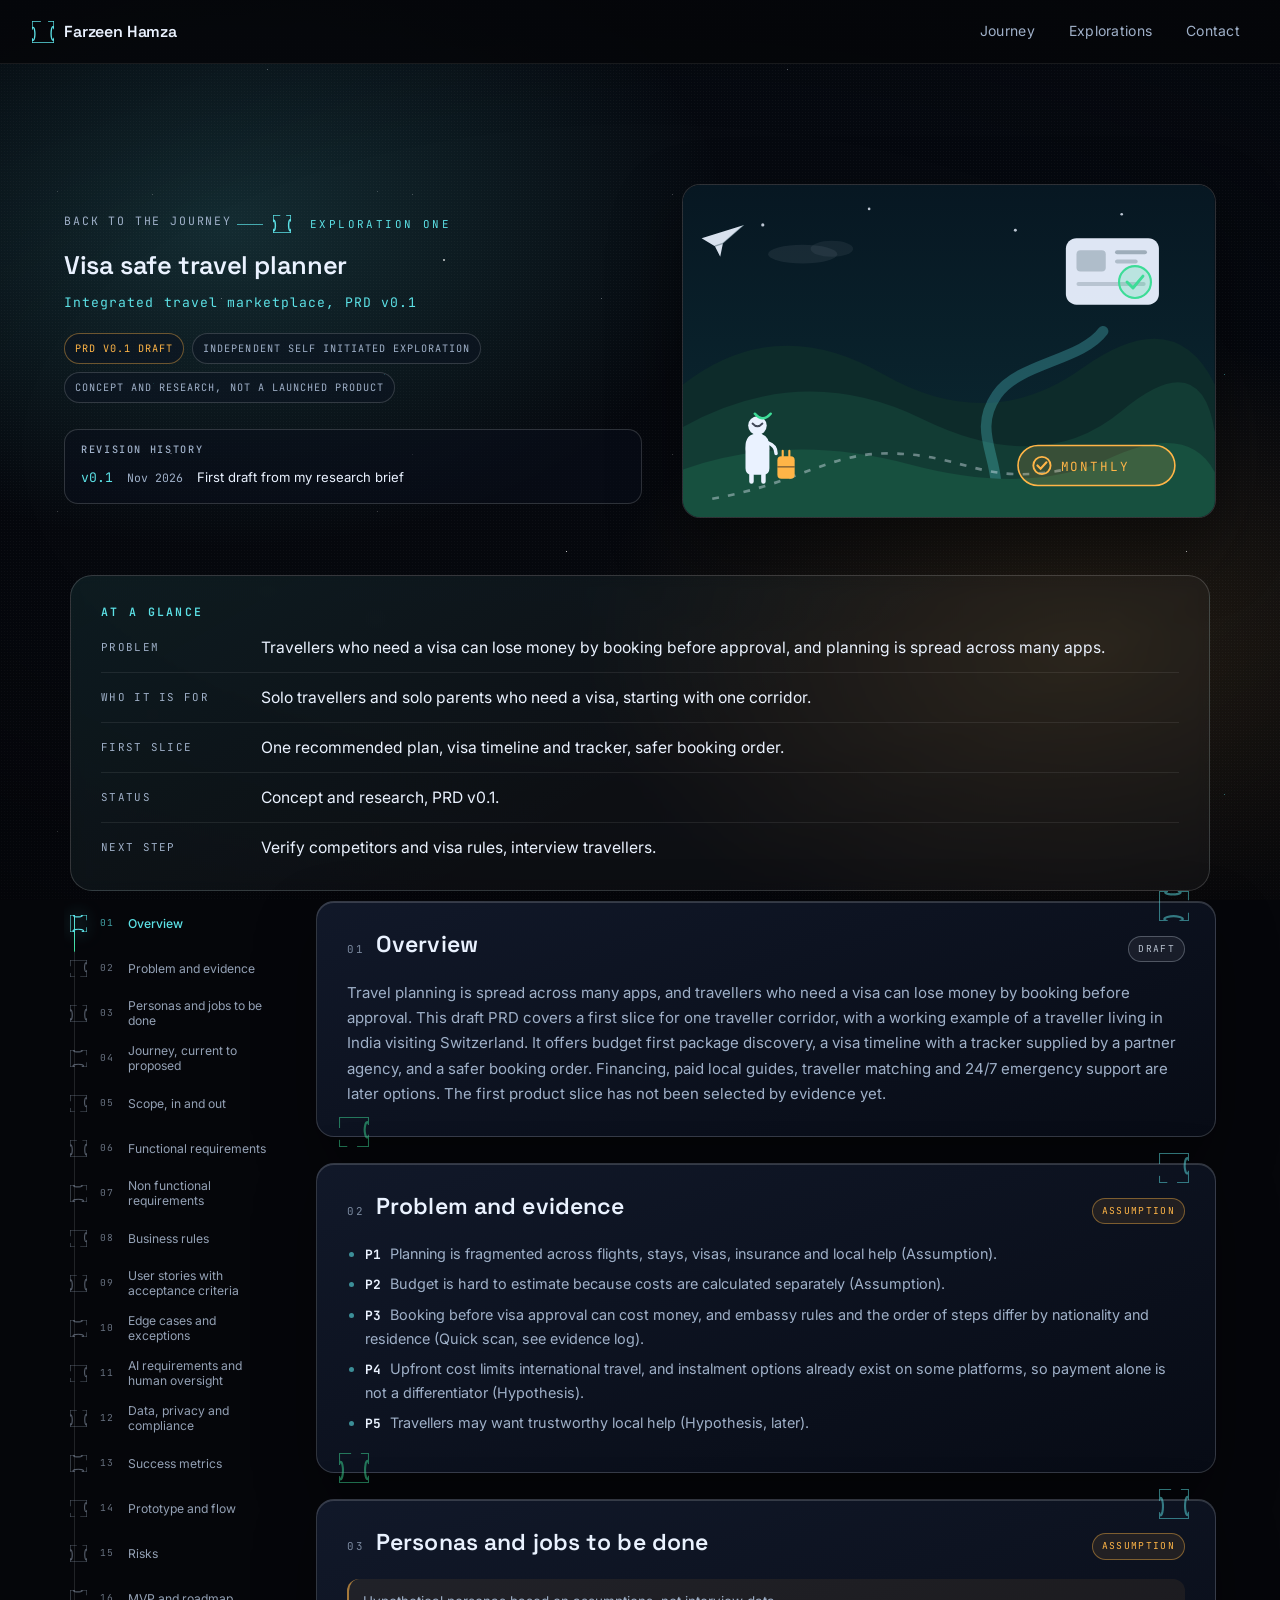
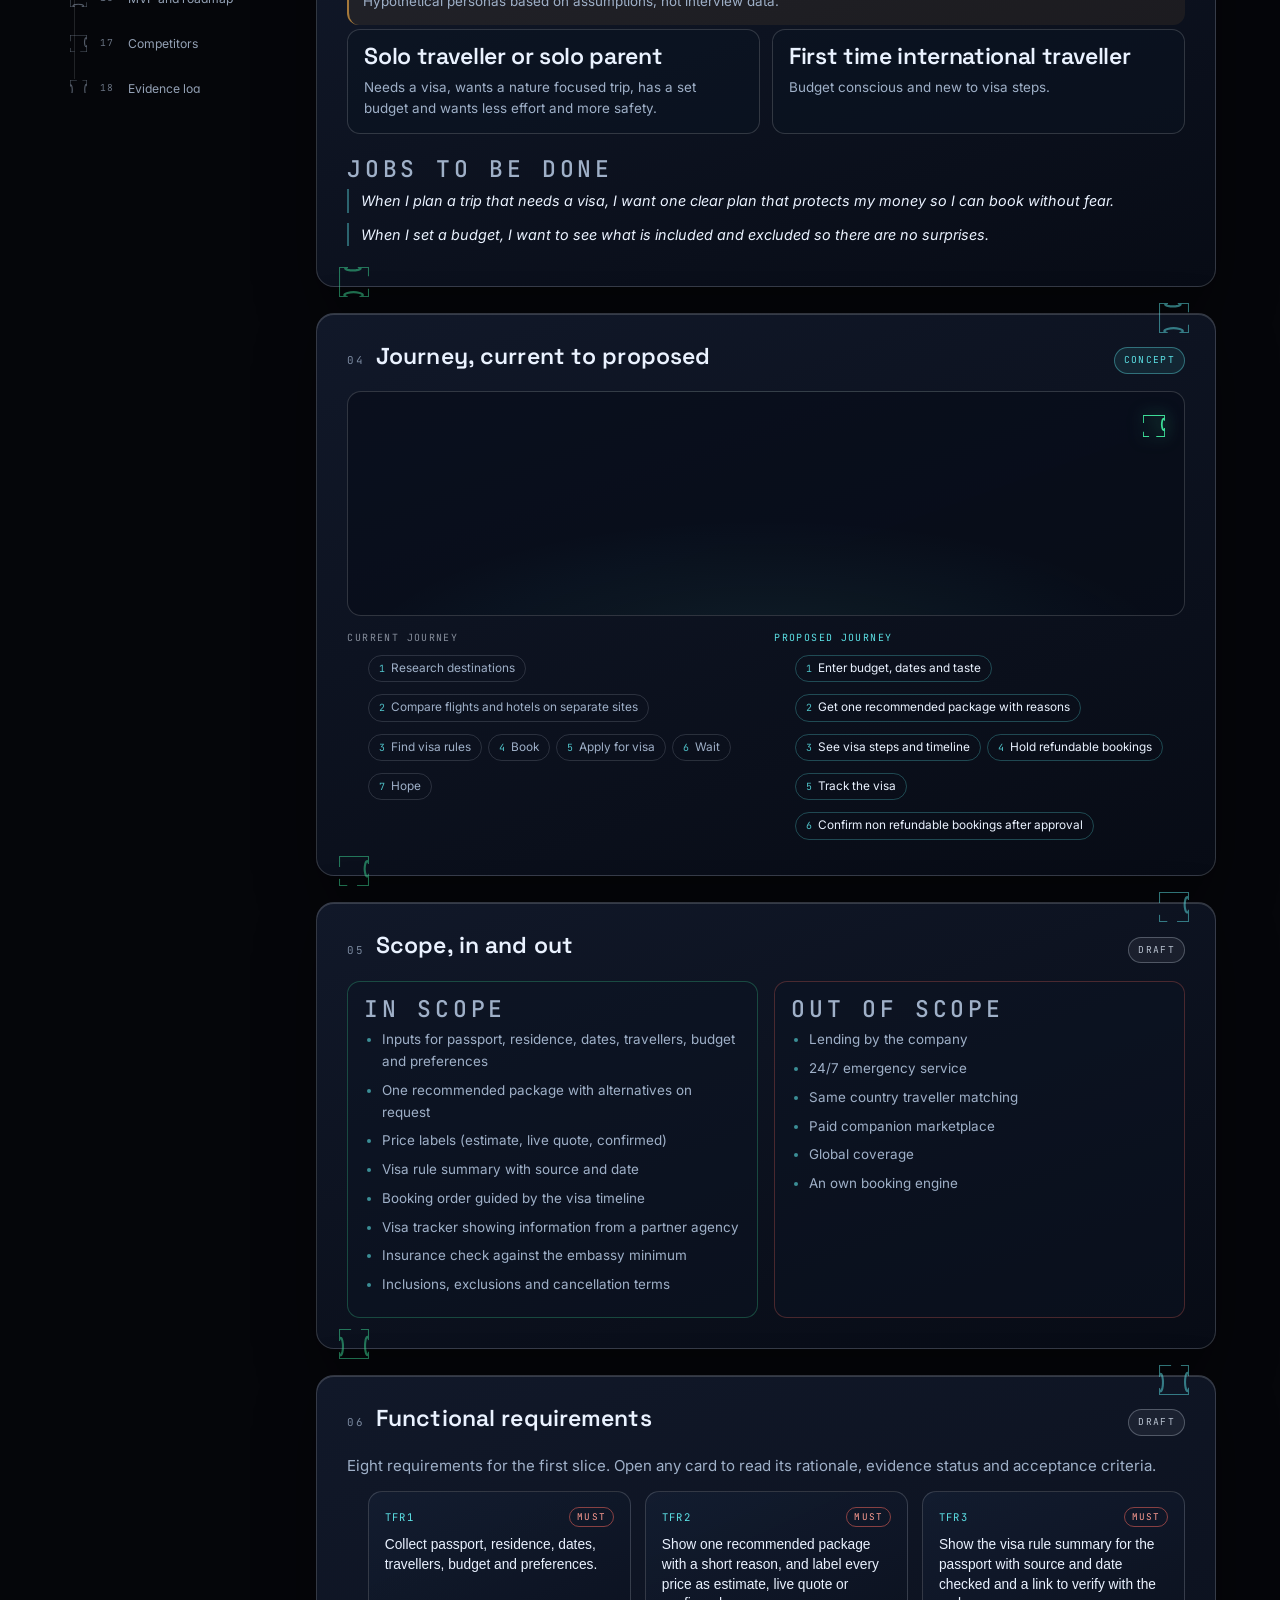
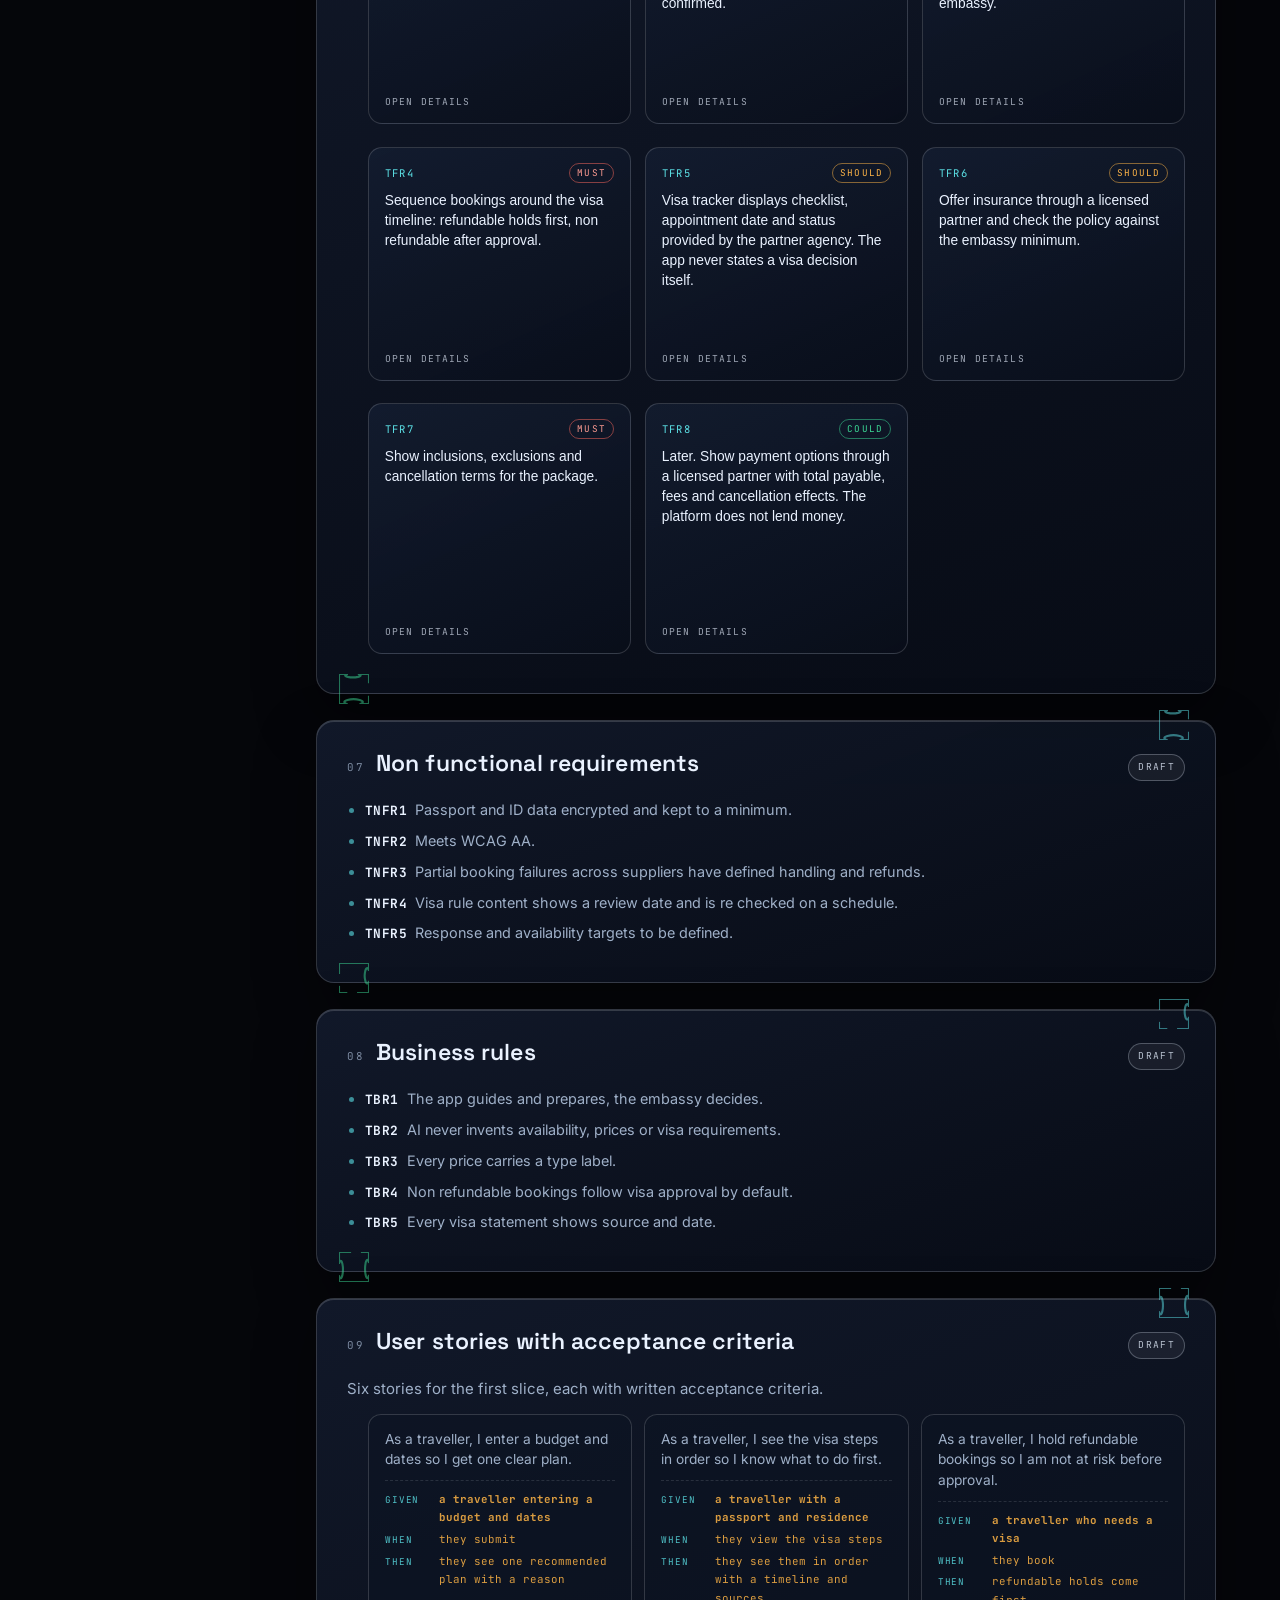
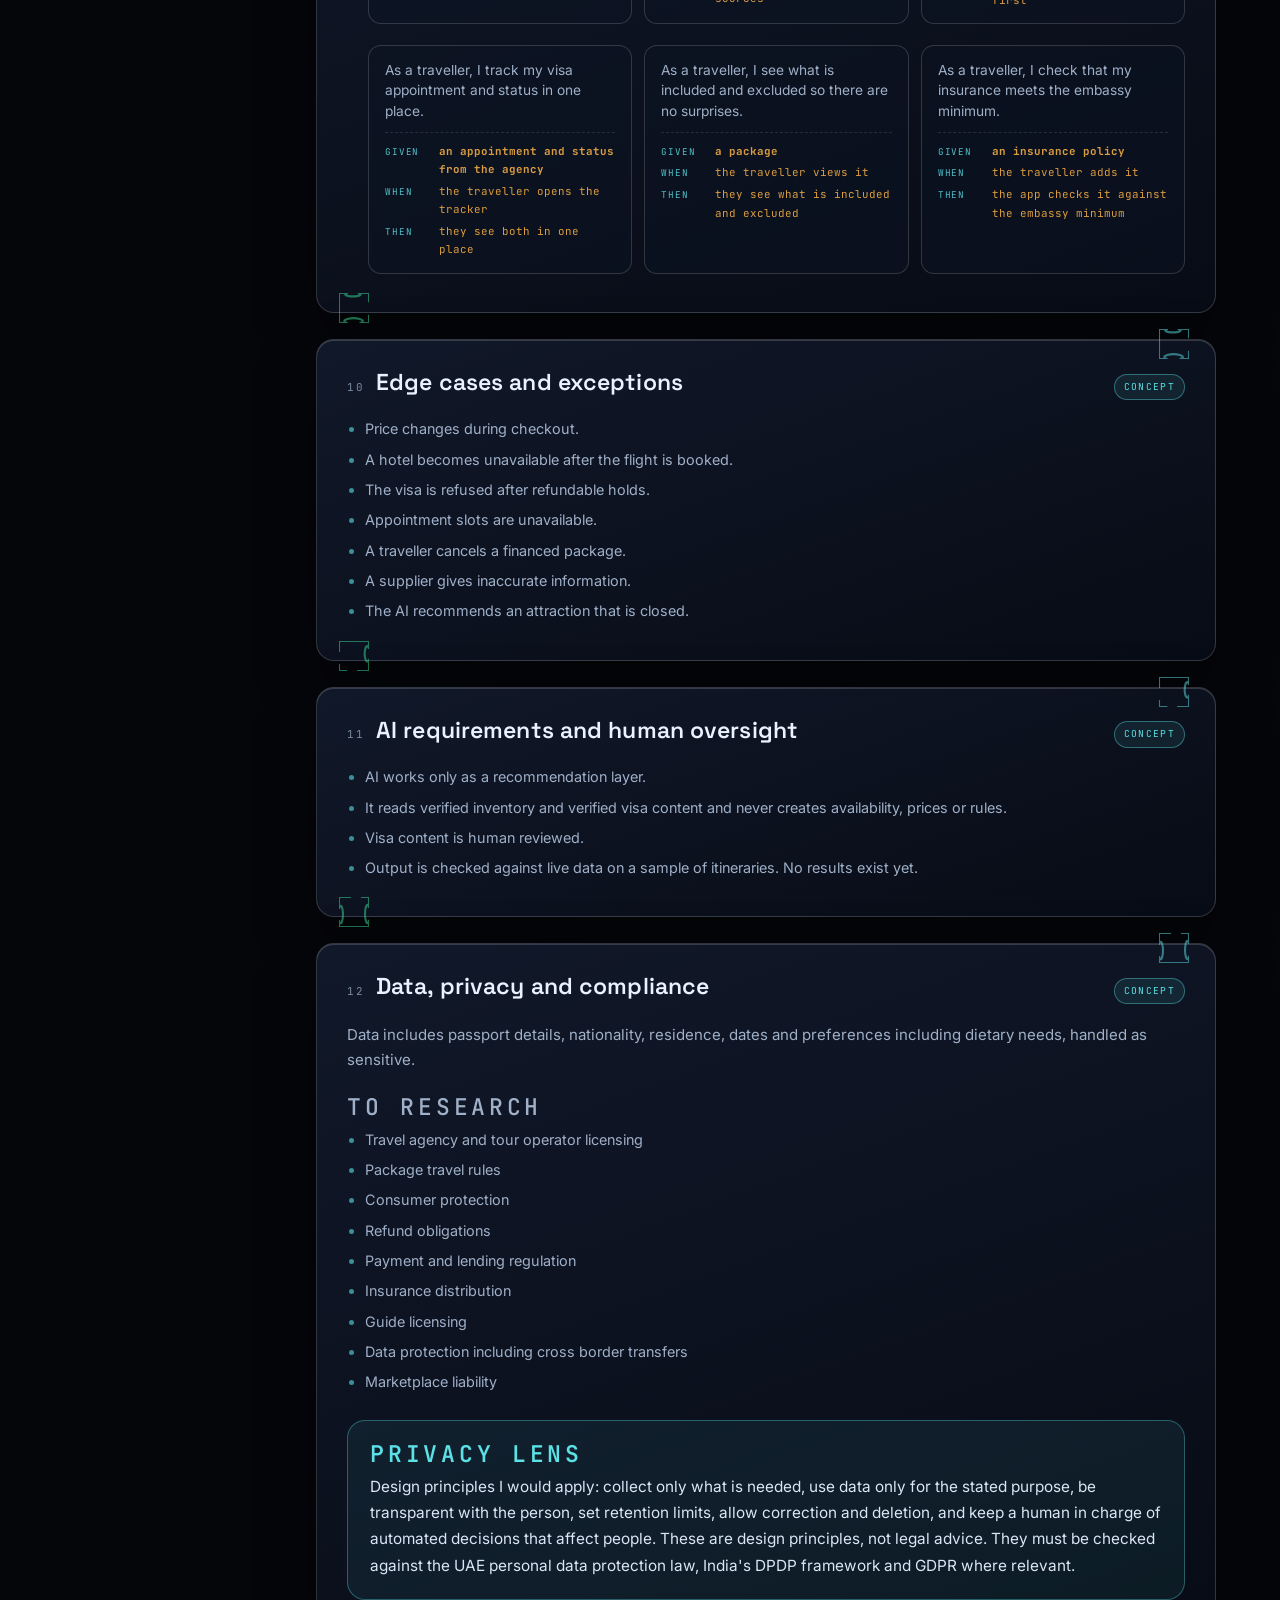
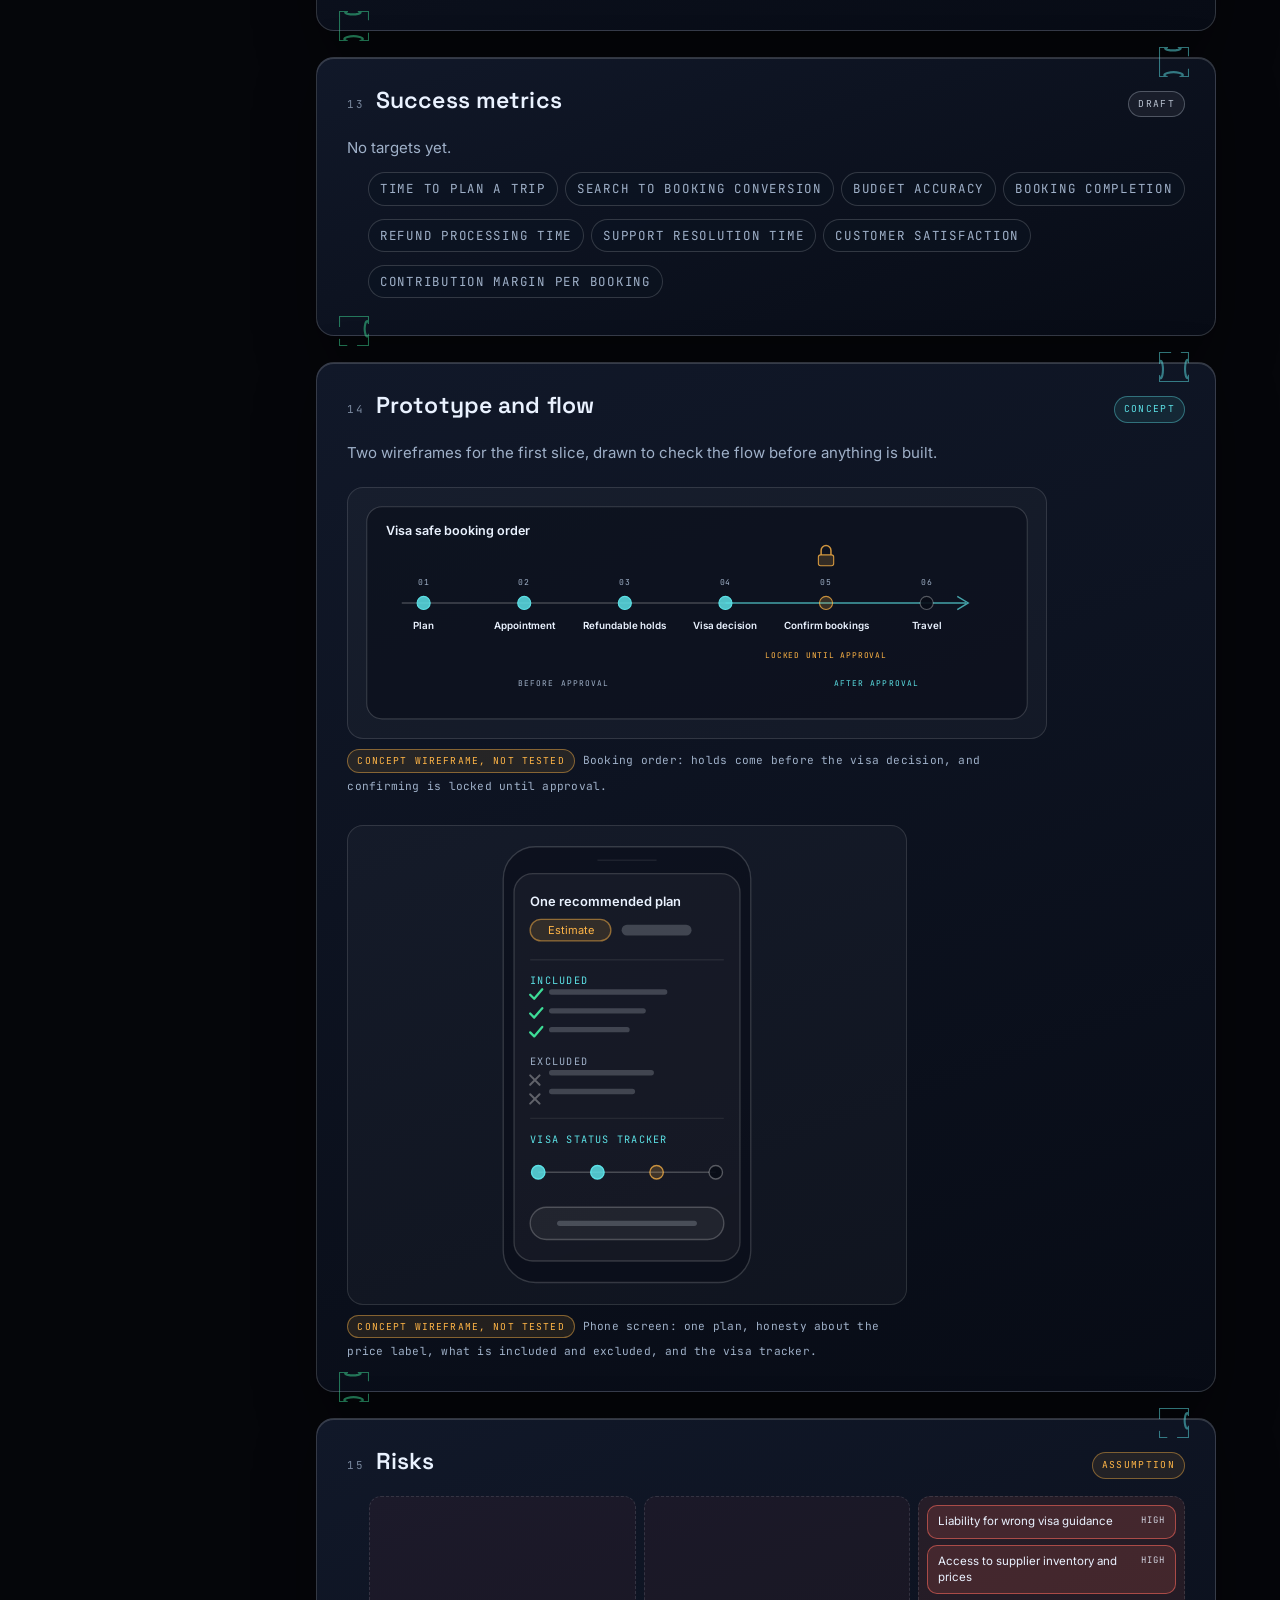
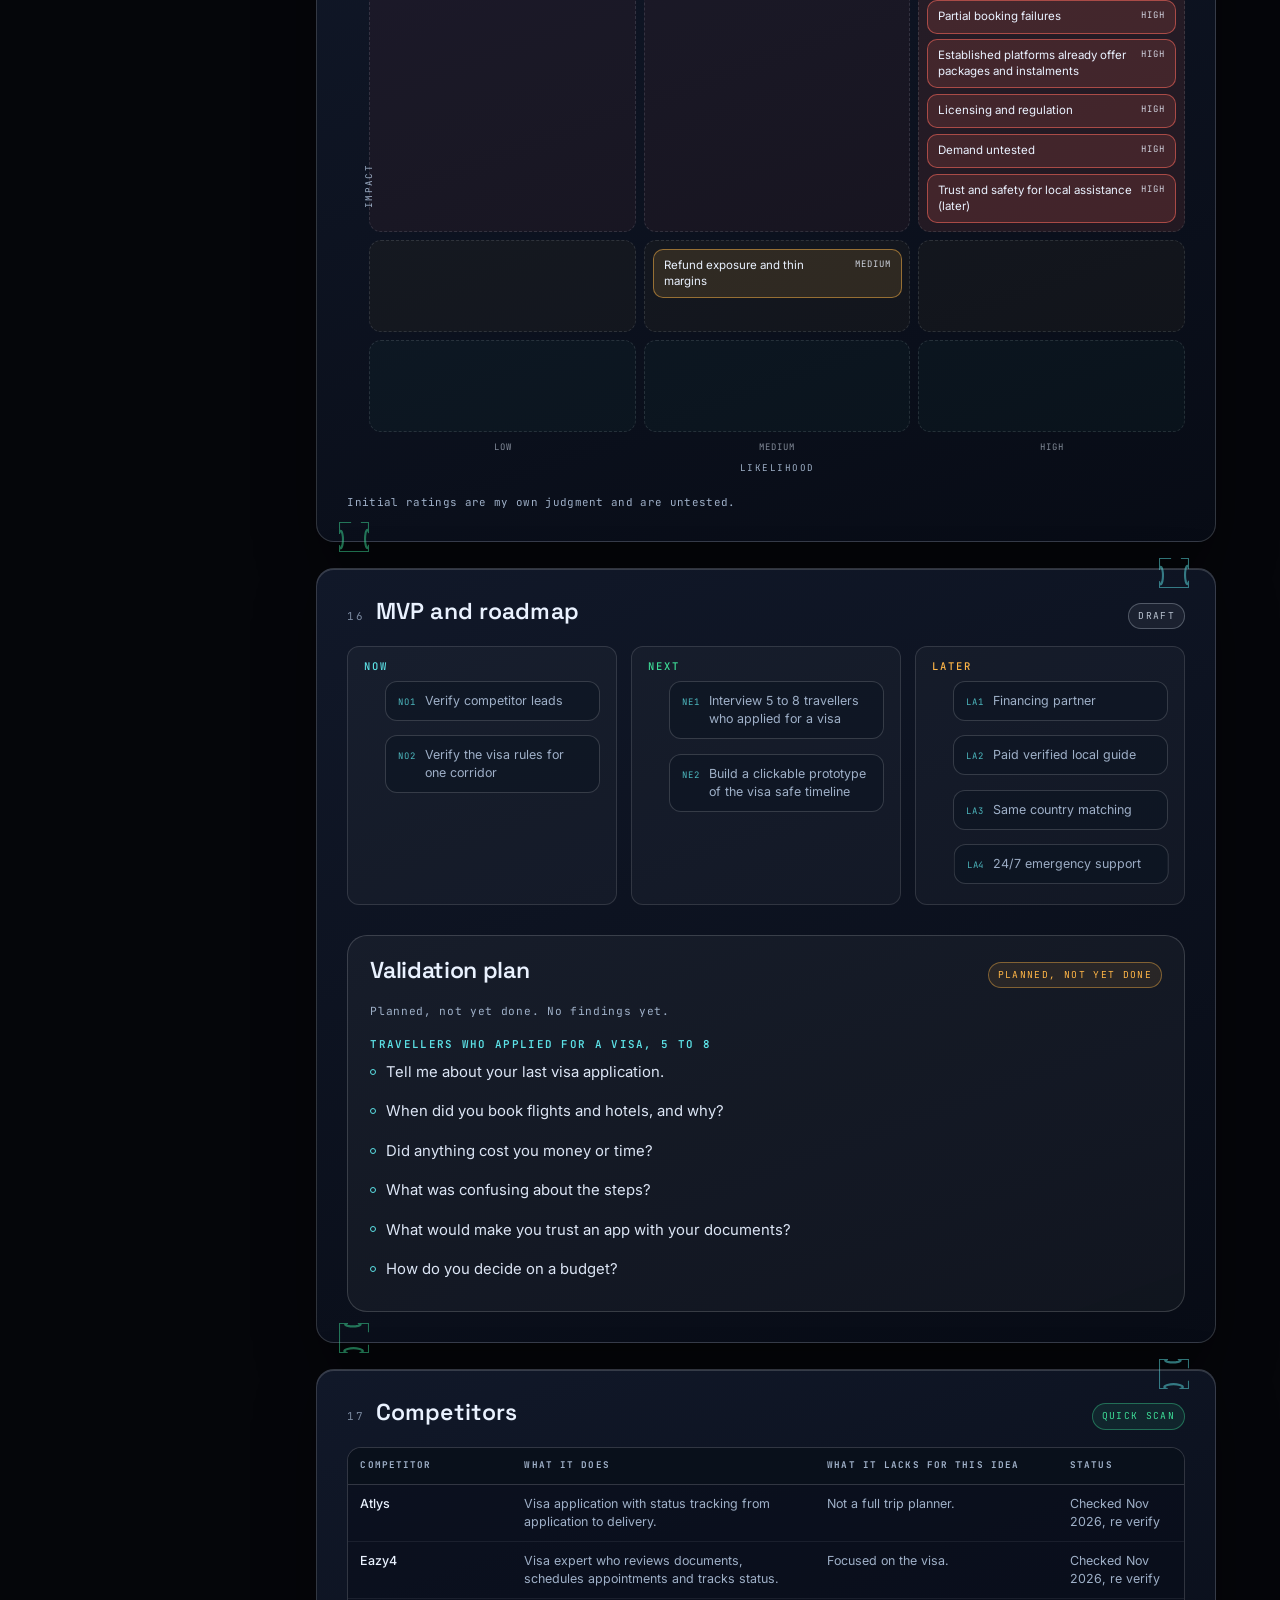
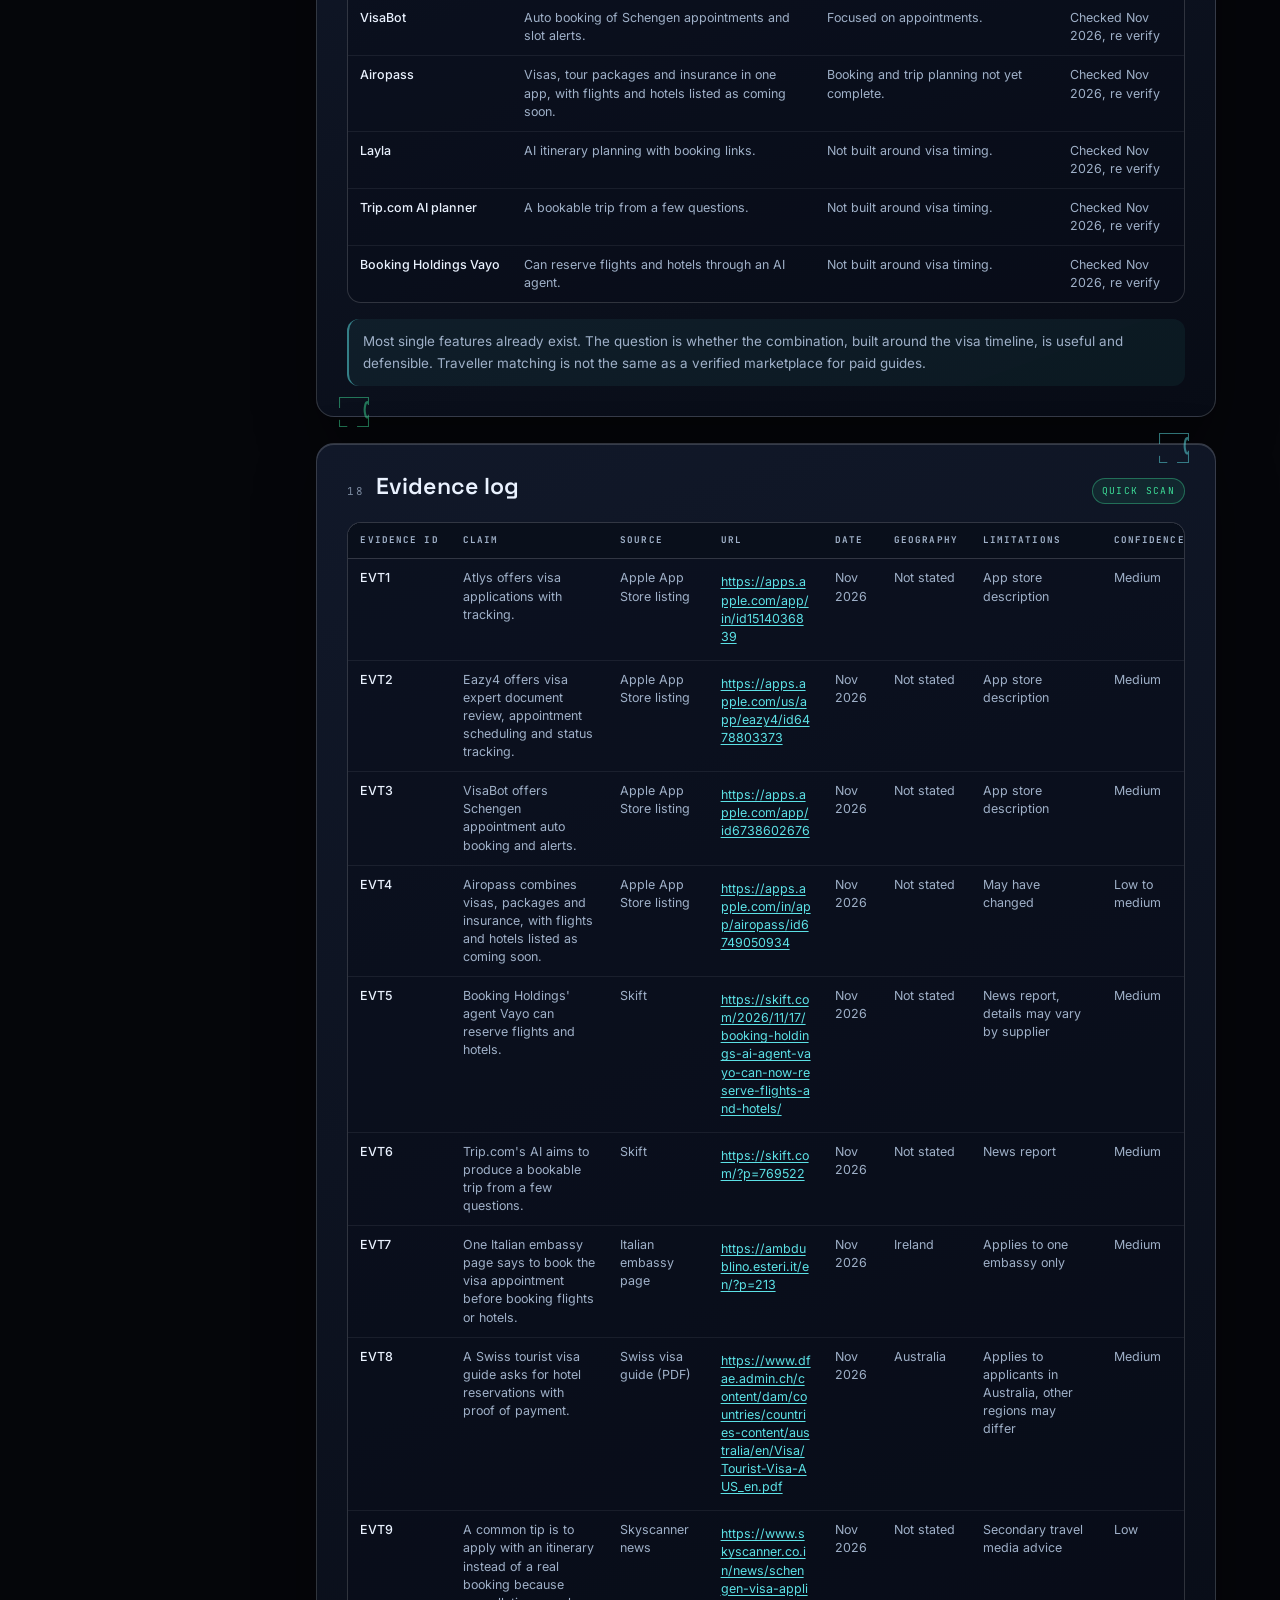
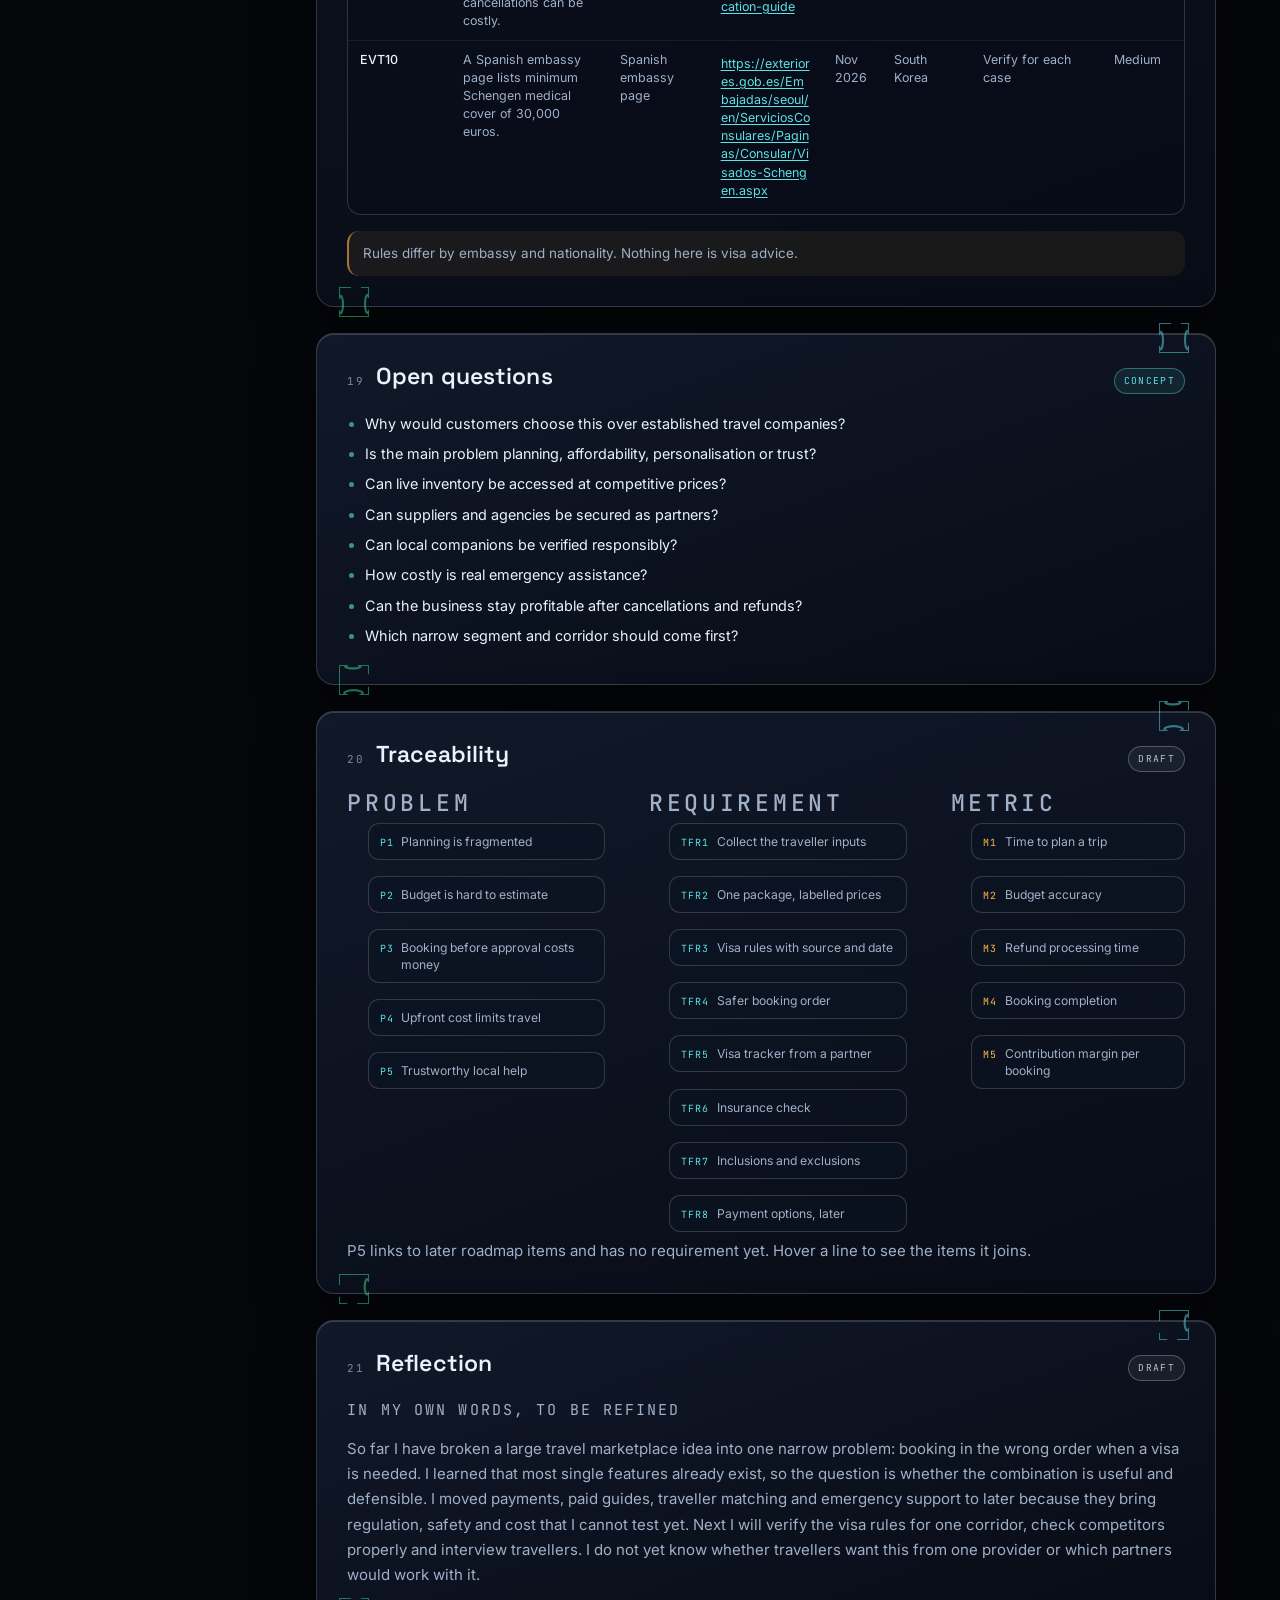
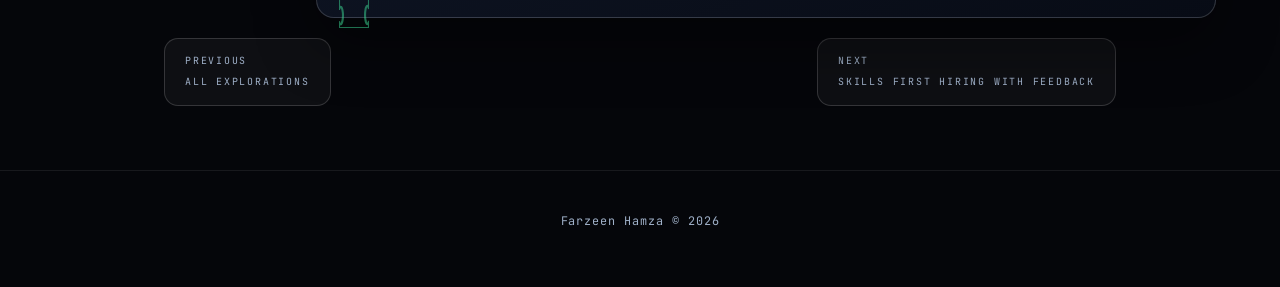
<file: case-travel.html>
<!DOCTYPE html>
<html lang="en">
<head>
  <meta charset="utf-8">
  <meta name="viewport" content="width=device-width, initial-scale=1">
  <title>Visa safe travel planner | Farzeen Hamza</title>
  <meta name="description" content="A draft PRD for a visa safe travel planner: one trip plan built around the visa timeline, with tracking and a safer booking order.">
  <meta name="theme-color" content="#05060A">
  <link rel="icon" href="data:image/svg+xml,%3Csvg xmlns='http://www.w3.org/2000/svg' viewBox='0 0 64 64'%3E%3Crect width='64' height='64' rx='14' fill='%2305060A'/%3E%3Cpath d='M14 14h16c0 6 6 6 6 12s-6 6-6 12H14z' fill='none' stroke='%235CE1E6' stroke-width='3'/%3E%3Ccircle cx='44' cy='44' r='6' fill='%233DDC97'/%3E%3C/svg%3E">
  <link rel="preconnect" href="https://fonts.googleapis.com">
  <link rel="preconnect" href="https://fonts.gstatic.com" crossorigin>
  <link href="https://fonts.googleapis.com/css2?family=Space+Grotesk:wght@400;500;600&family=Inter:wght@300;400;500;600&family=JetBrains+Mono:wght@400;500&display=swap" rel="stylesheet">
  <link rel="stylesheet" href="css/styles.css">
  <script>document.documentElement.classList.add('js');</script>
</head>
<body class="case-page prd-page">
  <a class="skip-link" href="#main">Skip to content</a>

  <svg class="sprite" aria-hidden="true" focusable="false">
    <defs>
      <path id="flyer-1" d="M 0 0 L 40.3 0 C 33.73 -0.53 23.88 -6.88 39.65 -11.91 C 52.13 -15.09 61.32 -15.09 73.81 -11.91 C 89.57 -6.88 79.72 -0.53 73.15 0 L 100 0 L 100 36.9 C 99.5 29.03 93.52 17.22 88.79 36.11 C 85.8 51.06 85.8 62.08 88.79 77.03 C 93.52 95.92 99.5 84.11 100 76.24 L 100 100 L 0 100 L 0 77.21 C 0.5 84.74 6.49 96.03 11.23 77.96 C 14.23 63.66 14.23 53.12 11.23 38.82 C 6.49 20.75 0.5 32.04 0 39.57 L 0 0 Z"/>
      <path id="flyer-2" d="M 0 0 L 29.91 0 C 23.34 0.43 13.48 5.55 29.26 9.61 C 41.75 12.17 50.95 12.17 63.44 9.61 C 79.22 5.55 69.36 0.43 62.78 0 L 100 0 L 100 31.08 C 100.56 22.77 107.29 10.29 112.61 30.25 C 115.97 46.04 115.97 57.68 112.61 73.48 C 107.29 93.43 100.56 80.96 100 72.65 L 100 100 L 68.36 100 C 76.26 99.39 88.11 92.1 69.15 86.32 C 54.14 82.68 43.07 82.68 28.06 86.32 C 9.1 92.1 20.95 99.39 28.85 100 L 0 100 L 0 0 Z"/>
      <path id="flyer-3" d="M 0 0 L 100 0 L 100 26.17 C 99.45 19.59 92.9 9.72 87.71 25.51 C 84.44 38.02 84.44 47.23 87.71 59.73 C 92.9 75.53 99.45 65.65 100 59.07 L 100 100 L 60.26 100 C 66.8 100.5 76.6 106.47 60.92 111.2 C 48.5 114.19 39.35 114.19 26.93 111.2 C 11.25 106.47 21.05 100.5 27.59 100 L 0 100 L 0 76.36 C -0.5 84.3 -6.47 96.22 -11.2 77.16 C -14.19 62.07 -14.19 50.95 -11.2 35.86 C -6.47 16.8 -0.5 28.71 0 36.65 L 0 0 Z"/>
    </defs>
  </svg>

  <div class="world" aria-hidden="true">
    <div class="world__theme is-on" data-theme="explore"></div>
    <div class="world__stars" data-depth="1"></div>
    <div class="world__stars" data-depth="2"></div>
    <div class="world__stars" data-depth="3"></div>
    <div class="world__grain"></div>
    <div class="world__vignette"></div>
  </div>

  <header class="site-header">
    <a class="brand" href="index.html">
      <svg viewBox="0 0 100 100" aria-hidden="true"><use href="#flyer-1" fill="none" stroke="#5CE1E6" stroke-width="6"/></svg>
      Farzeen Hamza
    </a>
    <nav class="site-nav" aria-label="Site">
      <a href="index.html#opening">Journey</a>
      <a href="index.html#explore">Explorations</a>
      <a href="index.html#contact">Contact</a>
    </nav>
  </header>

  <main id="main">
    <section class="prd-hero" aria-labelledby="case-title">
      <div class="prd-hero__inner">
        <div class="prd-hero__copy">
          <a class="back-link" href="index.html#explore">Back to the journey</a>
          <p class="eyebrow"><svg class="eyebrow-piece" viewBox="0 0 100 100" aria-hidden="true" focusable="false"><use href="#flyer-1"/></svg>Exploration one</p>
          <h1 id="case-title">Visa safe travel planner</h1>
          <p class="prd-sub">Integrated travel marketplace, PRD v0.1</p>
          <ul class="badge-row">
            <li class="badge">PRD v0.1 draft</li>
            <li class="badge">Independent self initiated exploration</li>
            <li class="badge">Concept and research, not a launched product</li>
          </ul>
          <div class="revision">
            <h2 class="revision__title">Revision history</h2>
            <ol class="revision__list">
              <li><span class="revision__id">v0.1</span><span class="revision__date">Nov 2026</span><span class="revision__note">First draft from my research brief</span></li>
            </ol>
          </div>
        </div>
        <div class="prd-hero__art">
          <div class="case-hero__scene" aria-hidden="true">
          <svg viewBox="0 0 400 250" role="presentation" focusable="false">
                  <defs>
                    <linearGradient id="tSky" x1="0" y1="0" x2="0" y2="1">
                      <stop offset="0" stop-color="#071722"/><stop offset="1" stop-color="#0b2a33"/>
                    </linearGradient>
                  </defs>
                  <rect width="400" height="250" fill="url(#tSky)"/>
                  <g opacity=".8">
                    <circle cx="60" cy="30" r="1.2" fill="#EAF2FF"/><circle cx="140" cy="18" r="1" fill="#EAF2FF"/>
                    <circle cx="250" cy="34" r="1.1" fill="#EAF2FF"/><circle cx="330" cy="22" r="1" fill="#EAF2FF"/>
                  </g>
                  <g class="anim-cloud" opacity=".5">
                    <ellipse cx="90" cy="52" rx="26" ry="7" fill="#EAF2FF" opacity=".14"/>
                    <ellipse cx="112" cy="48" rx="16" ry="6" fill="#EAF2FF" opacity=".12"/>
                  </g>
                  <g class="anim-plane">
                    <path d="M14 40 L46 30 L30 44 L28 54 L24 46 Z" fill="#EAF2FF" opacity=".92"/>
                    <path d="M46 30 L30 44 L24 46" fill="none" stroke="#0b2a33" stroke-width="1" opacity=".35"/>
                  </g>
                  <path class="travel-hill-back" d="M0 150 Q70 96 150 142 T300 138 T400 150 V250 H0 Z"/>
                  <path class="travel-hill" d="M0 182 Q90 132 180 176 T330 170 T400 186 V250 H0 Z"/>
                  <path class="travel-river" d="M232 250 C246 210 214 190 236 158 C252 134 300 132 316 110" opacity=".5"/>
                  <path class="travel-hill-front" d="M0 214 Q80 186 170 210 T320 206 T400 216 V250 H0 Z"/>
                  <path class="travel-path" d="M22 236 C90 224 110 200 160 202 C214 204 226 226 288 214"/>
                  <g transform="translate(56 200)">
                    <g class="anim-walk">
                      <g class="anim-bob">
                        <path d="M-9 0 q-1 -13 9 -13 q10 0 9 13 v13 q0 5 -5 5 h-8 q-5 0 -5 -5 z" fill="#EAF2FF"/>
                        <circle cx="0" cy="-19" r="7" fill="#EAF2FF"/>
                        <path class="travel-face" d="M-3.6 -20.5 q1.7 2 3.6 2 q1.9 0 3.6 -2"/>
                        <path d="M-4.5 18 v5 M4.5 18 v5" stroke="#EAF2FF" stroke-width="3.4" stroke-linecap="round"/>
                        <path d="M8 -6 q6 2 6 8" fill="none" stroke="#EAF2FF" stroke-width="2.6" stroke-linecap="round"/>
                        <g transform="translate(15 4)">
                          <rect x="0" y="0" width="13" height="17" rx="3" fill="#FFB547"/>
                          <path d="M4 -4 v4 M9 -4 v4" stroke="#FFB547" stroke-width="1.6" stroke-linecap="round"/>
                          <path d="M0 8 h13" stroke="#0A1020" stroke-width="1.2" opacity=".45"/>
                        </g>
                      </g>
                    </g>
                  </g>
                  <g transform="translate(288 40)">
                    <rect x="0" y="0" width="70" height="50" rx="8" fill="#EAF2FF" opacity=".95"/>
                    <rect x="8" y="9" width="22" height="16" rx="3" fill="#0B2A33" opacity=".22"/>
                    <rect x="37" y="9" width="24" height="3" rx="1.5" fill="#0B2A33" opacity=".3"/>
                    <rect x="37" y="16" width="17" height="3" rx="1.5" fill="#0B2A33" opacity=".22"/>
                    <rect x="8" y="33" width="52" height="3" rx="1.5" fill="#0B2A33" opacity=".18"/>
                    <g class="anim-stamp">
                      <circle cx="52" cy="33" r="12" fill="rgba(61,220,151,.22)" stroke="#3DDC97" stroke-width="1.6"/>
                      <path d="M46 33 l4.5 4.5 l7.5 -9" fill="none" stroke="#3DDC97" stroke-width="2.2" stroke-linecap="round" stroke-linejoin="round"/>
                    </g>
                  </g>
                  <g class="anim-price">
                    <rect x="252" y="196" width="118" height="30" rx="15" fill="rgba(255,181,71,.16)" stroke="#FFB547" stroke-width="1.2"/>
                    <circle cx="270" cy="211" r="6.5" fill="none" stroke="#FFB547" stroke-width="1.4"/>
                    <path d="M266.6 211 l2.4 2.4 l4.4 -4.8" fill="none" stroke="#FFB547" stroke-width="1.6" stroke-linecap="round"/>
                    <text x="284" y="215" fill="#FFB547" font-family="JetBrains Mono, monospace" font-size="9.5" letter-spacing="1.4">MONTHLY</text>
                  </g>
                  <g class="anim-smile" transform="translate(60 172)">
                    <path d="M-6 0 q6 7 12 0" fill="none" stroke="#3DDC97" stroke-width="1.8" stroke-linecap="round"/>
                  </g>
                </svg>
                  </div>
        </div>
      </div>
    </section>

    <section class="glance" aria-labelledby="h-glance">
      <div class="glance__inner">
        <h2 class="glance__title" id="h-glance">At a glance</h2>
        <dl class="glance__rows">
          <div class="glance__row"><dt>Problem</dt><dd>Travellers who need a visa can lose money by booking before approval, and planning is spread across many apps.</dd></div>
          <div class="glance__row"><dt>Who it is for</dt><dd>Solo travellers and solo parents who need a visa, starting with one corridor.</dd></div>
          <div class="glance__row"><dt>First slice</dt><dd>One recommended plan, visa timeline and tracker, safer booking order.</dd></div>
          <div class="glance__row"><dt>Status</dt><dd>Concept and research, PRD v0.1.</dd></div>
          <div class="glance__row"><dt>Next step</dt><dd>Verify competitors and visa rules, interview travellers.</dd></div>
        </dl>
      </div>
    </section>

    <div class="prd-shell">
      <nav class="prd-rail" aria-label="PRD sections">
        <span class="prd-rail__line" aria-hidden="true"><span class="prd-rail__fill"></span></span>
        <ol class="prd-rail__list">
          <li><a href="#overview"><span class="prd-rail__piece" aria-hidden="true"><svg viewBox="0 0 100 100"><use href="#flyer-2"/></svg></span><span class="prd-rail__num" aria-hidden="true">01</span><span class="prd-rail__name">Overview</span></a></li>
          <li><a href="#problem"><span class="prd-rail__piece" aria-hidden="true"><svg viewBox="0 0 100 100"><use href="#flyer-3"/></svg></span><span class="prd-rail__num" aria-hidden="true">02</span><span class="prd-rail__name">Problem and evidence</span></a></li>
          <li><a href="#personas"><span class="prd-rail__piece" aria-hidden="true"><svg viewBox="0 0 100 100"><use href="#flyer-1"/></svg></span><span class="prd-rail__num" aria-hidden="true">03</span><span class="prd-rail__name">Personas and jobs to be done</span></a></li>
          <li><a href="#journey"><span class="prd-rail__piece" aria-hidden="true"><svg viewBox="0 0 100 100"><use href="#flyer-2"/></svg></span><span class="prd-rail__num" aria-hidden="true">04</span><span class="prd-rail__name">Journey, current to proposed</span></a></li>
          <li><a href="#scope"><span class="prd-rail__piece" aria-hidden="true"><svg viewBox="0 0 100 100"><use href="#flyer-3"/></svg></span><span class="prd-rail__num" aria-hidden="true">05</span><span class="prd-rail__name">Scope, in and out</span></a></li>
          <li><a href="#functional"><span class="prd-rail__piece" aria-hidden="true"><svg viewBox="0 0 100 100"><use href="#flyer-1"/></svg></span><span class="prd-rail__num" aria-hidden="true">06</span><span class="prd-rail__name">Functional requirements</span></a></li>
          <li><a href="#nonfunctional"><span class="prd-rail__piece" aria-hidden="true"><svg viewBox="0 0 100 100"><use href="#flyer-2"/></svg></span><span class="prd-rail__num" aria-hidden="true">07</span><span class="prd-rail__name">Non functional requirements</span></a></li>
          <li><a href="#rules"><span class="prd-rail__piece" aria-hidden="true"><svg viewBox="0 0 100 100"><use href="#flyer-3"/></svg></span><span class="prd-rail__num" aria-hidden="true">08</span><span class="prd-rail__name">Business rules</span></a></li>
          <li><a href="#stories"><span class="prd-rail__piece" aria-hidden="true"><svg viewBox="0 0 100 100"><use href="#flyer-1"/></svg></span><span class="prd-rail__num" aria-hidden="true">09</span><span class="prd-rail__name">User stories with acceptance criteria</span></a></li>
          <li><a href="#edge"><span class="prd-rail__piece" aria-hidden="true"><svg viewBox="0 0 100 100"><use href="#flyer-2"/></svg></span><span class="prd-rail__num" aria-hidden="true">10</span><span class="prd-rail__name">Edge cases and exceptions</span></a></li>
          <li><a href="#ai"><span class="prd-rail__piece" aria-hidden="true"><svg viewBox="0 0 100 100"><use href="#flyer-3"/></svg></span><span class="prd-rail__num" aria-hidden="true">11</span><span class="prd-rail__name">AI requirements and human oversight</span></a></li>
          <li><a href="#data"><span class="prd-rail__piece" aria-hidden="true"><svg viewBox="0 0 100 100"><use href="#flyer-1"/></svg></span><span class="prd-rail__num" aria-hidden="true">12</span><span class="prd-rail__name">Data, privacy and compliance</span></a></li>
          <li><a href="#metrics"><span class="prd-rail__piece" aria-hidden="true"><svg viewBox="0 0 100 100"><use href="#flyer-2"/></svg></span><span class="prd-rail__num" aria-hidden="true">13</span><span class="prd-rail__name">Success metrics</span></a></li>
          <li><a href="#prototype"><span class="prd-rail__piece" aria-hidden="true"><svg viewBox="0 0 100 100"><use href="#flyer-3"/></svg></span><span class="prd-rail__num" aria-hidden="true">14</span><span class="prd-rail__name">Prototype and flow</span></a></li>
          <li><a href="#risks"><span class="prd-rail__piece" aria-hidden="true"><svg viewBox="0 0 100 100"><use href="#flyer-1"/></svg></span><span class="prd-rail__num" aria-hidden="true">15</span><span class="prd-rail__name">Risks</span></a></li>
          <li><a href="#roadmap"><span class="prd-rail__piece" aria-hidden="true"><svg viewBox="0 0 100 100"><use href="#flyer-2"/></svg></span><span class="prd-rail__num" aria-hidden="true">16</span><span class="prd-rail__name">MVP and roadmap</span></a></li>
          <li><a href="#competitors"><span class="prd-rail__piece" aria-hidden="true"><svg viewBox="0 0 100 100"><use href="#flyer-3"/></svg></span><span class="prd-rail__num" aria-hidden="true">17</span><span class="prd-rail__name">Competitors</span></a></li>
          <li><a href="#evidence"><span class="prd-rail__piece" aria-hidden="true"><svg viewBox="0 0 100 100"><use href="#flyer-1"/></svg></span><span class="prd-rail__num" aria-hidden="true">18</span><span class="prd-rail__name">Evidence log</span></a></li>
          <li><a href="#questions"><span class="prd-rail__piece" aria-hidden="true"><svg viewBox="0 0 100 100"><use href="#flyer-2"/></svg></span><span class="prd-rail__num" aria-hidden="true">19</span><span class="prd-rail__name">Open questions</span></a></li>
          <li><a href="#trace"><span class="prd-rail__piece" aria-hidden="true"><svg viewBox="0 0 100 100"><use href="#flyer-3"/></svg></span><span class="prd-rail__num" aria-hidden="true">20</span><span class="prd-rail__name">Traceability</span></a></li>
          <li><a href="#reflection"><span class="prd-rail__piece" aria-hidden="true"><svg viewBox="0 0 100 100"><use href="#flyer-1"/></svg></span><span class="prd-rail__num" aria-hidden="true">21</span><span class="prd-rail__name">Reflection</span></a></li>
        </ol>
      </nav>

      <div class="prd-panels">
        <section class="panel" id="overview" data-panel aria-labelledby="h-overview">
          <span class="panel__edge panel__edge--a" aria-hidden="true"><svg viewBox="0 0 100 100"><use href="#flyer-2"/></svg></span>
          <span class="panel__edge panel__edge--b" aria-hidden="true"><svg viewBox="0 0 100 100"><use href="#flyer-3"/></svg></span>
          <header class="panel__head">
            <span class="panel__num" aria-hidden="true">01</span>
            <h2 class="panel__title" id="h-overview">Overview</h2>
            <span class="tag tag--draft">Draft</span>
          </header>
          <div class="panel__body">
            <p>Travel planning is spread across many apps, and travellers who need a visa can lose money by booking before approval. This draft PRD covers a first slice for one traveller corridor, with a working example of a traveller living in India visiting Switzerland. It offers budget first package discovery, a visa timeline with a tracker supplied by a partner agency, and a safer booking order. Financing, paid local guides, traveller matching and 24/7 emergency support are later options. The first product slice has not been selected by evidence yet.</p>
          </div>
        </section>

        <section class="panel" id="problem" data-panel aria-labelledby="h-problem">
          <span class="panel__edge panel__edge--a" aria-hidden="true"><svg viewBox="0 0 100 100"><use href="#flyer-3"/></svg></span>
          <span class="panel__edge panel__edge--b" aria-hidden="true"><svg viewBox="0 0 100 100"><use href="#flyer-1"/></svg></span>
          <header class="panel__head">
            <span class="panel__num" aria-hidden="true">02</span>
            <h2 class="panel__title" id="h-problem">Problem and evidence</h2>
            <span class="tag tag--assumption">Assumption</span>
          </header>
          <div class="panel__body">
            <ul class="bullet-list">
              <li><strong>P1</strong> Planning is fragmented across flights, stays, visas, insurance and local help (Assumption).</li>
              <li><strong>P2</strong> Budget is hard to estimate because costs are calculated separately (Assumption).</li>
              <li><strong>P3</strong> Booking before visa approval can cost money, and embassy rules and the order of steps differ by nationality and residence (Quick scan, see evidence log).</li>
              <li><strong>P4</strong> Upfront cost limits international travel, and instalment options already exist on some platforms, so payment alone is not a differentiator (Hypothesis).</li>
              <li><strong>P5</strong> Travellers may want trustworthy local help (Hypothesis, later).</li>
            </ul>
          </div>
        </section>

        <section class="panel" id="personas" data-panel aria-labelledby="h-personas">
          <span class="panel__edge panel__edge--a" aria-hidden="true"><svg viewBox="0 0 100 100"><use href="#flyer-1"/></svg></span>
          <span class="panel__edge panel__edge--b" aria-hidden="true"><svg viewBox="0 0 100 100"><use href="#flyer-2"/></svg></span>
          <header class="panel__head">
            <span class="panel__num" aria-hidden="true">03</span>
            <h2 class="panel__title" id="h-personas">Personas and jobs to be done</h2>
            <span class="tag tag--assumption">Assumption</span>
          </header>
          <div class="panel__body">
            <aside class="callout callout--warn">
              <p>Hypothetical personas based on assumptions, not interview data.</p>
            </aside>
            <div class="dual">
              <article class="mini-card">
                <h3 class="mini-card__title">Solo traveller or solo parent</h3>
                <p>Needs a visa, wants a nature focused trip, has a set budget and wants less effort and more safety.</p>
              </article>
              <article class="mini-card">
                <h3 class="mini-card__title">First time international traveller</h3>
                <p>Budget conscious and new to visa steps.</p>
              </article>
            </div>
            <h3 class="sub-head">Jobs to be done</h3>
            <ul class="bullet-list quotes">
              <li>When I plan a trip that needs a visa, I want one clear plan that protects my money so I can book without fear.</li>
              <li>When I set a budget, I want to see what is included and excluded so there are no surprises.</li>
            </ul>
          </div>
        </section>

        <section class="panel" id="journey" data-panel aria-labelledby="h-journey">
          <span class="panel__edge panel__edge--a" aria-hidden="true"><svg viewBox="0 0 100 100"><use href="#flyer-2"/></svg></span>
          <span class="panel__edge panel__edge--b" aria-hidden="true"><svg viewBox="0 0 100 100"><use href="#flyer-3"/></svg></span>
          <header class="panel__head">
            <span class="panel__num" aria-hidden="true">04</span>
            <h2 class="panel__title" id="h-journey">Journey, current to proposed</h2>
            <span class="tag tag--concept">Concept</span>
          </header>
          <div class="panel__body">
            <div class="journey" data-anim="journey">
              <div class="journey__stage">
                <svg class="journey__svg" viewBox="0 0 900 240" aria-hidden="true" focusable="false">
                  <path class="journey__tangle" d="M 48 196 C 92 148 128 226 168 182 C 196 150 140 118 186 106 C 232 94 256 170 292 140 C 314 121 274 72 322 80 C 368 88 336 168 384 148 C 424 131 404 58 452 68 C 500 78 470 164 518 140 C 558 120 520 52 578 68 C 626 81 598 170 646 150 C 692 131 654 68 712 88 C 760 105 736 178 786 158 C 822 143 830 96 868 104"/>
                  <path class="journey__tangle journey__tangle--spur" d="M 168 182 C 190 200 210 208 224 206 M 322 80 C 336 58 356 50 372 52 M 452 68 C 466 44 486 38 502 42 M 578 68 C 592 44 612 38 628 44 M 712 88 C 726 66 746 60 762 64"/>
                  <path class="journey__clean" d="M 48 200 C 150 200 190 196 240 178 C 300 156 300 128 360 124 C 470 118 520 104 580 96 C 660 86 720 62 780 52 C 820 46 848 40 868 36"/>
                  <g class="journey__dots journey__dots--now">
                    <circle cx="48" cy="196" r="5"/><circle cx="168" cy="182" r="4"/><circle cx="292" cy="140" r="4"/><circle cx="384" cy="148" r="4"/><circle cx="518" cy="140" r="4"/><circle cx="646" cy="150" r="4"/><circle cx="786" cy="158" r="4"/><circle cx="868" cy="104" r="5"/>
                  </g>
                  <g class="journey__dots journey__dots--next">
                    <circle cx="48" cy="200" r="5"/><circle cx="240" cy="178" r="4"/><circle cx="360" cy="124" r="4"/><circle cx="580" cy="96" r="4"/><circle cx="780" cy="52" r="4"/><circle cx="868" cy="36" r="5"/>
                  </g>
                </svg>
                <span class="journey__runner" aria-hidden="true"><svg viewBox="0 0 100 100"><use href="#flyer-3"/></svg></span>
              </div>
              <div class="journey__labels">
                <div class="journey__label journey__label--now">
                  <span class="journey__tag">Current journey</span>
                  <ol class="journey__steps">
                    <li>Research destinations</li>
                    <li>Compare flights and hotels on separate sites</li>
                    <li>Find visa rules</li>
                    <li>Book</li>
                    <li>Apply for visa</li>
                    <li>Wait</li>
                    <li>Hope</li>
                  </ol>
                </div>
                <div class="journey__label journey__label--next">
                  <span class="journey__tag">Proposed journey</span>
                  <ol class="journey__steps">
                    <li>Enter budget, dates and taste</li>
                    <li>Get one recommended package with reasons</li>
                    <li>See visa steps and timeline</li>
                    <li>Hold refundable bookings</li>
                    <li>Track the visa</li>
                    <li>Confirm non refundable bookings after approval</li>
                  </ol>
                </div>
              </div>
            </div>
          </div>
        </section>

        <section class="panel" id="scope" data-panel aria-labelledby="h-scope">
          <span class="panel__edge panel__edge--a" aria-hidden="true"><svg viewBox="0 0 100 100"><use href="#flyer-3"/></svg></span>
          <span class="panel__edge panel__edge--b" aria-hidden="true"><svg viewBox="0 0 100 100"><use href="#flyer-1"/></svg></span>
          <header class="panel__head">
            <span class="panel__num" aria-hidden="true">05</span>
            <h2 class="panel__title" id="h-scope">Scope, in and out</h2>
            <span class="tag tag--draft">Draft</span>
          </header>
          <div class="panel__body">
            <div class="scope">
              <div class="scope__col scope__col--in">
                <h3 class="scope__title">In scope</h3>
                <ul class="bullet-list">
                  <li>Inputs for passport, residence, dates, travellers, budget and preferences</li>
                  <li>One recommended package with alternatives on request</li>
                  <li>Price labels (estimate, live quote, confirmed)</li>
                  <li>Visa rule summary with source and date</li>
                  <li>Booking order guided by the visa timeline</li>
                  <li>Visa tracker showing information from a partner agency</li>
                  <li>Insurance check against the embassy minimum</li>
                  <li>Inclusions, exclusions and cancellation terms</li>
                </ul>
              </div>
              <div class="scope__col scope__col--out">
                <h3 class="scope__title">Out of scope</h3>
                <ul class="bullet-list">
                  <li>Lending by the company</li>
                  <li>24/7 emergency service</li>
                  <li>Same country traveller matching</li>
                  <li>Paid companion marketplace</li>
                  <li>Global coverage</li>
                  <li>An own booking engine</li>
                </ul>
              </div>
            </div>
          </div>
        </section>

        <section class="panel" id="functional" data-panel aria-labelledby="h-functional">
          <span class="panel__edge panel__edge--a" aria-hidden="true"><svg viewBox="0 0 100 100"><use href="#flyer-1"/></svg></span>
          <span class="panel__edge panel__edge--b" aria-hidden="true"><svg viewBox="0 0 100 100"><use href="#flyer-2"/></svg></span>
          <header class="panel__head">
            <span class="panel__num" aria-hidden="true">06</span>
            <h2 class="panel__title" id="h-functional">Functional requirements</h2>
            <span class="tag tag--draft">Draft</span>
          </header>
          <div class="panel__body">
            <p class="panel__lede">Eight requirements for the first slice. Open any card to read its rationale, evidence status and acceptance criteria.</p>
            <ul class="req-grid">
              <li class="req-card">
                <button class="flip" type="button" aria-pressed="false">
                  <span class="flip__inner">
                    <span class="flip__face flip__face--front">
                      <span class="req-card__top"><span class="req-card__id">TFR1</span><span class="prio prio--must">Must</span></span>
                      <span class="req-card__title">Collect passport, residence, dates, travellers, budget and preferences.</span>
                      <span class="req-card__hint">Open details</span>
                    </span>
                    <span class="flip__face flip__face--back">
                      <span class="req-card__id">TFR1</span>
                      <span class="req-card__row"><span class="req-card__label">Rationale</span><span>Visa rules depend on passport and country of residence.</span></span>
                      <span class="req-card__row"><span class="req-card__label">Evidence</span><span>Quick scan, embassy pages differ.</span></span>
                      <span class="req-card__row"><span class="req-card__label">Acceptance</span><span>Given a new traveller, when they start, then passport, residence, dates, travellers and budget are required before a plan is shown.</span></span>
                    </span>
                  </span>
                </button>
              </li>
              <li class="req-card">
                <button class="flip" type="button" aria-pressed="false">
                  <span class="flip__inner">
                    <span class="flip__face flip__face--front">
                      <span class="req-card__top"><span class="req-card__id">TFR2</span><span class="prio prio--must">Must</span></span>
                      <span class="req-card__title">Show one recommended package with a short reason, and label every price as estimate, live quote or confirmed.</span>
                      <span class="req-card__hint">Open details</span>
                    </span>
                    <span class="flip__face flip__face--back">
                      <span class="req-card__id">TFR2</span>
                      <span class="req-card__row"><span class="req-card__label">Rationale</span><span>One clear plan reduces overload and price labels prevent false promises.</span></span>
                      <span class="req-card__row"><span class="req-card__label">Evidence</span><span>Assumption.</span></span>
                      <span class="req-card__row"><span class="req-card__label">Acceptance</span><span>No price is shown without a label.</span></span>
                    </span>
                  </span>
                </button>
              </li>
              <li class="req-card">
                <button class="flip" type="button" aria-pressed="false">
                  <span class="flip__inner">
                    <span class="flip__face flip__face--front">
                      <span class="req-card__top"><span class="req-card__id">TFR3</span><span class="prio prio--must">Must</span></span>
                      <span class="req-card__title">Show the visa rule summary for the passport with source and date checked and a link to verify with the embassy.</span>
                      <span class="req-card__hint">Open details</span>
                    </span>
                    <span class="flip__face flip__face--back">
                      <span class="req-card__id">TFR3</span>
                      <span class="req-card__row"><span class="req-card__label">Rationale</span><span>Rules differ by embassy and nationality.</span></span>
                      <span class="req-card__row"><span class="req-card__label">Evidence</span><span>Quick scan, see evidence log.</span></span>
                      <span class="req-card__row"><span class="req-card__label">Acceptance</span><span>Given a passport and residence, when the summary is shown, then it displays the source, the date checked and a link to the official page, and states that the embassy decides.</span></span>
                    </span>
                  </span>
                </button>
              </li>
              <li class="req-card">
                <button class="flip" type="button" aria-pressed="false">
                  <span class="flip__inner">
                    <span class="flip__face flip__face--front">
                      <span class="req-card__top"><span class="req-card__id">TFR4</span><span class="prio prio--must">Must</span></span>
                      <span class="req-card__title">Sequence bookings around the visa timeline: refundable holds first, non refundable after approval.</span>
                      <span class="req-card__hint">Open details</span>
                    </span>
                    <span class="flip__face flip__face--back">
                      <span class="req-card__id">TFR4</span>
                      <span class="req-card__row"><span class="req-card__label">Rationale</span><span>Prevents paying for non refundable bookings before approval.</span></span>
                      <span class="req-card__row"><span class="req-card__label">Evidence</span><span>Quick scan, embassy practice varies.</span></span>
                      <span class="req-card__row"><span class="req-card__label">Acceptance</span><span>A non refundable booking cannot be confirmed before approval unless the traveller explicitly opts in after a warning.</span></span>
                    </span>
                  </span>
                </button>
              </li>
              <li class="req-card">
                <button class="flip" type="button" aria-pressed="false">
                  <span class="flip__inner">
                    <span class="flip__face flip__face--front">
                      <span class="req-card__top"><span class="req-card__id">TFR5</span><span class="prio prio--should">Should</span></span>
                      <span class="req-card__title">Visa tracker displays checklist, appointment date and status provided by the partner agency. The app never states a visa decision itself.</span>
                      <span class="req-card__hint">Open details</span>
                    </span>
                    <span class="flip__face flip__face--back">
                      <span class="req-card__id">TFR5</span>
                      <span class="req-card__row"><span class="req-card__label">Rationale</span><span>Shows status in one place.</span></span>
                      <span class="req-card__row"><span class="req-card__label">Evidence</span><span>Quick scan, existing visa apps offer tracking.</span></span>
                      <span class="req-card__row"><span class="req-card__label">Acceptance</span><span>Given a status update from the partner agency, when it arrives, then the tracker shows it with the time and source, and the app never states a visa decision itself.</span></span>
                    </span>
                  </span>
                </button>
              </li>
              <li class="req-card">
                <button class="flip" type="button" aria-pressed="false">
                  <span class="flip__inner">
                    <span class="flip__face flip__face--front">
                      <span class="req-card__top"><span class="req-card__id">TFR6</span><span class="prio prio--should">Should</span></span>
                      <span class="req-card__title">Offer insurance through a licensed partner and check the policy against the embassy minimum.</span>
                      <span class="req-card__hint">Open details</span>
                    </span>
                    <span class="flip__face flip__face--back">
                      <span class="req-card__id">TFR6</span>
                      <span class="req-card__row"><span class="req-card__label">Rationale</span><span>Insurance cover is part of Schengen applications and a clear check avoids mistakes.</span></span>
                      <span class="req-card__row"><span class="req-card__label">Evidence</span><span>Quick scan, one embassy page.</span></span>
                      <span class="req-card__row"><span class="req-card__label">Acceptance</span><span>Given a policy, when it is added, then the app compares its cover with the embassy minimum and flags if it is below.</span></span>
                    </span>
                  </span>
                </button>
              </li>
              <li class="req-card">
                <button class="flip" type="button" aria-pressed="false">
                  <span class="flip__inner">
                    <span class="flip__face flip__face--front">
                      <span class="req-card__top"><span class="req-card__id">TFR7</span><span class="prio prio--must">Must</span></span>
                      <span class="req-card__title">Show inclusions, exclusions and cancellation terms for the package.</span>
                      <span class="req-card__hint">Open details</span>
                    </span>
                    <span class="flip__face flip__face--back">
                      <span class="req-card__id">TFR7</span>
                      <span class="req-card__row"><span class="req-card__label">Rationale</span><span>Avoids surprise costs.</span></span>
                      <span class="req-card__row"><span class="req-card__label">Evidence</span><span>Assumption.</span></span>
                      <span class="req-card__row"><span class="req-card__label">Acceptance</span><span>Given a package, when it is shown, then inclusions, exclusions, cancellation terms and total are displayed before any hold.</span></span>
                    </span>
                  </span>
                </button>
              </li>
              <li class="req-card">
                <button class="flip" type="button" aria-pressed="false">
                  <span class="flip__inner">
                    <span class="flip__face flip__face--front">
                      <span class="req-card__top"><span class="req-card__id">TFR8</span><span class="prio prio--could">Could</span></span>
                      <span class="req-card__title">Later. Show payment options through a licensed partner with total payable, fees and cancellation effects. The platform does not lend money.</span>
                      <span class="req-card__hint">Open details</span>
                    </span>
                    <span class="flip__face flip__face--back">
                      <span class="req-card__id">TFR8</span>
                      <span class="req-card__row"><span class="req-card__label">Rationale</span><span>Cost is a barrier, but instalments already exist elsewhere, so payment alone is not a differentiator.</span></span>
                      <span class="req-card__row"><span class="req-card__label">Evidence</span><span>Hypothesis.</span></span>
                      <span class="req-card__row"><span class="req-card__label">Acceptance</span><span>Given a payment option, when it is displayed, then total payable, fees, repayment period and cancellation effects appear before commitment.</span></span>
                    </span>
                  </span>
                </button>
              </li>
            </ul>
          </div>
        </section>

        <section class="panel" id="nonfunctional" data-panel aria-labelledby="h-nonfunctional">
          <span class="panel__edge panel__edge--a" aria-hidden="true"><svg viewBox="0 0 100 100"><use href="#flyer-2"/></svg></span>
          <span class="panel__edge panel__edge--b" aria-hidden="true"><svg viewBox="0 0 100 100"><use href="#flyer-3"/></svg></span>
          <header class="panel__head">
            <span class="panel__num" aria-hidden="true">07</span>
            <h2 class="panel__title" id="h-nonfunctional">Non functional requirements</h2>
            <span class="tag tag--draft">Draft</span>
          </header>
          <div class="panel__body">
            <ul class="bullet-list ids">
              <li><strong>TNFR1</strong> Passport and ID data encrypted and kept to a minimum.</li>
              <li><strong>TNFR2</strong> Meets WCAG AA.</li>
              <li><strong>TNFR3</strong> Partial booking failures across suppliers have defined handling and refunds.</li>
              <li><strong>TNFR4</strong> Visa rule content shows a review date and is re checked on a schedule.</li>
              <li><strong>TNFR5</strong> Response and availability targets to be defined.</li>
            </ul>
          </div>
        </section>

        <section class="panel" id="rules" data-panel aria-labelledby="h-rules">
          <span class="panel__edge panel__edge--a" aria-hidden="true"><svg viewBox="0 0 100 100"><use href="#flyer-3"/></svg></span>
          <span class="panel__edge panel__edge--b" aria-hidden="true"><svg viewBox="0 0 100 100"><use href="#flyer-1"/></svg></span>
          <header class="panel__head">
            <span class="panel__num" aria-hidden="true">08</span>
            <h2 class="panel__title" id="h-rules">Business rules</h2>
            <span class="tag tag--draft">Draft</span>
          </header>
          <div class="panel__body">
            <ul class="bullet-list ids">
              <li><strong>TBR1</strong> The app guides and prepares, the embassy decides.</li>
              <li><strong>TBR2</strong> AI never invents availability, prices or visa requirements.</li>
              <li><strong>TBR3</strong> Every price carries a type label.</li>
              <li><strong>TBR4</strong> Non refundable bookings follow visa approval by default.</li>
              <li><strong>TBR5</strong> Every visa statement shows source and date.</li>
            </ul>
          </div>
        </section>

        <section class="panel" id="stories" data-panel aria-labelledby="h-stories">
          <span class="panel__edge panel__edge--a" aria-hidden="true"><svg viewBox="0 0 100 100"><use href="#flyer-1"/></svg></span>
          <span class="panel__edge panel__edge--b" aria-hidden="true"><svg viewBox="0 0 100 100"><use href="#flyer-2"/></svg></span>
          <header class="panel__head">
            <span class="panel__num" aria-hidden="true">09</span>
            <h2 class="panel__title" id="h-stories">User stories with acceptance criteria</h2>
            <span class="tag tag--draft">Draft</span>
          </header>
          <div class="panel__body">
            <p class="panel__lede">Six stories for the first slice, each with written acceptance criteria.</p>
            <ul class="story-list">
              <li class="story">
                <p class="story__text">As a traveller, I enter a budget and dates so I get one clear plan.</p>
                <dl class="story__ac">
                  <div><dt>Given</dt><dd><strong>a traveller entering a budget and dates</strong></dd></div>
                  <div><dt>When</dt><dd>they submit</dd></div>
                  <div><dt>Then</dt><dd>they see one recommended plan with a reason</dd></div>
                </dl>
              </li>
              <li class="story">
                <p class="story__text">As a traveller, I see the visa steps in order so I know what to do first.</p>
                <dl class="story__ac">
                  <div><dt>Given</dt><dd><strong>a traveller with a passport and residence</strong></dd></div>
                  <div><dt>When</dt><dd>they view the visa steps</dd></div>
                  <div><dt>Then</dt><dd>they see them in order with a timeline and sources</dd></div>
                </dl>
              </li>
              <li class="story">
                <p class="story__text">As a traveller, I hold refundable bookings so I am not at risk before approval.</p>
                <dl class="story__ac">
                  <div><dt>Given</dt><dd><strong>a traveller who needs a visa</strong></dd></div>
                  <div><dt>When</dt><dd>they book</dd></div>
                  <div><dt>Then</dt><dd>refundable holds come first</dd></div>
                </dl>
              </li>
              <li class="story">
                <p class="story__text">As a traveller, I track my visa appointment and status in one place.</p>
                <dl class="story__ac">
                  <div><dt>Given</dt><dd><strong>an appointment and status from the agency</strong></dd></div>
                  <div><dt>When</dt><dd>the traveller opens the tracker</dd></div>
                  <div><dt>Then</dt><dd>they see both in one place</dd></div>
                </dl>
              </li>
              <li class="story">
                <p class="story__text">As a traveller, I see what is included and excluded so there are no surprises.</p>
                <dl class="story__ac">
                  <div><dt>Given</dt><dd><strong>a package</strong></dd></div>
                  <div><dt>When</dt><dd>the traveller views it</dd></div>
                  <div><dt>Then</dt><dd>they see what is included and excluded</dd></div>
                </dl>
              </li>
              <li class="story">
                <p class="story__text">As a traveller, I check that my insurance meets the embassy minimum.</p>
                <dl class="story__ac">
                  <div><dt>Given</dt><dd><strong>an insurance policy</strong></dd></div>
                  <div><dt>When</dt><dd>the traveller adds it</dd></div>
                  <div><dt>Then</dt><dd>the app checks it against the embassy minimum</dd></div>
                </dl>
              </li>
            </ul>
          </div>
        </section>

        <section class="panel" id="edge" data-panel aria-labelledby="h-edge">
          <span class="panel__edge panel__edge--a" aria-hidden="true"><svg viewBox="0 0 100 100"><use href="#flyer-2"/></svg></span>
          <span class="panel__edge panel__edge--b" aria-hidden="true"><svg viewBox="0 0 100 100"><use href="#flyer-3"/></svg></span>
          <header class="panel__head">
            <span class="panel__num" aria-hidden="true">10</span>
            <h2 class="panel__title" id="h-edge">Edge cases and exceptions</h2>
            <span class="tag tag--concept">Concept</span>
          </header>
          <div class="panel__body">
            <ul class="bullet-list">
              <li>Price changes during checkout.</li>
              <li>A hotel becomes unavailable after the flight is booked.</li>
              <li>The visa is refused after refundable holds.</li>
              <li>Appointment slots are unavailable.</li>
              <li>A traveller cancels a financed package.</li>
              <li>A supplier gives inaccurate information.</li>
              <li>The AI recommends an attraction that is closed.</li>
            </ul>
          </div>
        </section>

        <section class="panel" id="ai" data-panel aria-labelledby="h-ai">
          <span class="panel__edge panel__edge--a" aria-hidden="true"><svg viewBox="0 0 100 100"><use href="#flyer-3"/></svg></span>
          <span class="panel__edge panel__edge--b" aria-hidden="true"><svg viewBox="0 0 100 100"><use href="#flyer-1"/></svg></span>
          <header class="panel__head">
            <span class="panel__num" aria-hidden="true">11</span>
            <h2 class="panel__title" id="h-ai">AI requirements and human oversight</h2>
            <span class="tag tag--concept">Concept</span>
          </header>
          <div class="panel__body">
            <ul class="bullet-list">
              <li>AI works only as a recommendation layer.</li>
              <li>It reads verified inventory and verified visa content and never creates availability, prices or rules.</li>
              <li>Visa content is human reviewed.</li>
              <li>Output is checked against live data on a sample of itineraries. No results exist yet.</li>
            </ul>
          </div>
        </section>

        <section class="panel" id="data" data-panel aria-labelledby="h-data">
          <span class="panel__edge panel__edge--a" aria-hidden="true"><svg viewBox="0 0 100 100"><use href="#flyer-1"/></svg></span>
          <span class="panel__edge panel__edge--b" aria-hidden="true"><svg viewBox="0 0 100 100"><use href="#flyer-2"/></svg></span>
          <header class="panel__head">
            <span class="panel__num" aria-hidden="true">12</span>
            <h2 class="panel__title" id="h-data">Data, privacy and compliance</h2>
            <span class="tag tag--concept">Concept</span>
          </header>
          <div class="panel__body">
            <p>Data includes passport details, nationality, residence, dates and preferences including dietary needs, handled as sensitive.</p>
            <h3 class="sub-head">To research</h3>
            <ul class="bullet-list">
              <li>Travel agency and tour operator licensing</li>
              <li>Package travel rules</li>
              <li>Consumer protection</li>
              <li>Refund obligations</li>
              <li>Payment and lending regulation</li>
              <li>Insurance distribution</li>
              <li>Guide licensing</li>
              <li>Data protection including cross border transfers</li>
              <li>Marketplace liability</li>
            </ul>
            <aside class="lens" aria-labelledby="h-lens">
              <h3 class="lens__title" id="h-lens">Privacy lens</h3>
              <p>Design principles I would apply: collect only what is needed, use data only for the stated purpose, be transparent with the person, set retention limits, allow correction and deletion, and keep a human in charge of automated decisions that affect people. These are design principles, not legal advice. They must be checked against the UAE personal data protection law, India's DPDP framework and GDPR where relevant.</p>
            </aside>
          </div>
        </section>

        <section class="panel" id="metrics" data-panel aria-labelledby="h-metrics">
          <span class="panel__edge panel__edge--a" aria-hidden="true"><svg viewBox="0 0 100 100"><use href="#flyer-2"/></svg></span>
          <span class="panel__edge panel__edge--b" aria-hidden="true"><svg viewBox="0 0 100 100"><use href="#flyer-3"/></svg></span>
          <header class="panel__head">
            <span class="panel__num" aria-hidden="true">13</span>
            <h2 class="panel__title" id="h-metrics">Success metrics</h2>
            <span class="tag tag--draft">Draft</span>
          </header>
          <div class="panel__body">
            <p class="panel__lede">No targets yet.</p>
            <ul class="chip-row">
              <li class="chip">Time to plan a trip</li>
              <li class="chip">Search to booking conversion</li>
              <li class="chip">Budget accuracy</li>
              <li class="chip">Booking completion</li>
              <li class="chip">Refund processing time</li>
              <li class="chip">Support resolution time</li>
              <li class="chip">Customer satisfaction</li>
              <li class="chip">Contribution margin per booking</li>
            </ul>
          </div>
        </section>

        <section class="panel" id="prototype" data-panel aria-labelledby="h-prototype">
          <span class="panel__edge panel__edge--a" aria-hidden="true"><svg viewBox="0 0 100 100"><use href="#flyer-1"/></svg></span>
          <span class="panel__edge panel__edge--b" aria-hidden="true"><svg viewBox="0 0 100 100"><use href="#flyer-2"/></svg></span>
          <header class="panel__head">
            <span class="panel__num" aria-hidden="true">14</span>
            <h2 class="panel__title" id="h-prototype">Prototype and flow</h2>
            <span class="tag tag--concept">Concept</span>
          </header>
          <div class="panel__body">
            <p class="panel__lede">Two wireframes for the first slice, drawn to check the flow before anything is built.</p>
            <div class="wire-grid">
              <figure class="wire wire--wide">
                <div class="wire__frame wire__frame--wide">
                  <div class="wire__scroll">
                    <svg viewBox="0 0 620 210" role="img" aria-labelledby="wf-time-t wf-time-d">
                      <title id="wf-time-t">Concept wireframe of the visa safe booking order</title>
                      <desc id="wf-time-d">A horizontal timeline with six steps. Plan, appointment, refundable holds and visa decision come before approval. Confirm bookings stays locked until approval, then travel.</desc>
                      <g class="w-g" style="--i:0">
                        <rect x="8" y="8" width="604" height="194" rx="14" class="w-frame"/>
                        <text x="26" y="34" class="w-h">Visa safe booking order</text>
                        <path d="M40 96 H336" pathLength="1" class="w-line"/>
                        <path d="M336 96 H556" pathLength="1" class="w-line w-line--go"/>
                        <path d="M548 90 l10 6 l-10 6" class="w-arrow"/>
                      </g>
                      <g class="w-g" style="--i:1">
                        <circle cx="60" cy="96" r="6" class="w-node w-node--done"/>
                        <text x="60" y="80" class="w-num" text-anchor="middle">01</text>
                        <text x="60" y="120" class="w-step" text-anchor="middle">Plan</text>
                        <circle cx="152" cy="96" r="6" class="w-node w-node--done"/>
                        <text x="152" y="80" class="w-num" text-anchor="middle">02</text>
                        <text x="152" y="120" class="w-step" text-anchor="middle">Appointment</text>
                        <circle cx="244" cy="96" r="6" class="w-node w-node--done"/>
                        <text x="244" y="80" class="w-num" text-anchor="middle">03</text>
                        <text x="244" y="120" class="w-step" text-anchor="middle">Refundable holds</text>
                        <circle cx="336" cy="96" r="6" class="w-node w-node--done"/>
                        <text x="336" y="80" class="w-num" text-anchor="middle">04</text>
                        <text x="336" y="120" class="w-step" text-anchor="middle">Visa decision</text>
                      </g>
                      <g class="w-g" style="--i:2">
                        <circle cx="428" cy="96" r="6" class="w-node w-node--locked"/>
                        <text x="428" y="80" class="w-num" text-anchor="middle">05</text>
                        <text x="428" y="120" class="w-step" text-anchor="middle">Confirm bookings</text>
                        <g class="w-lock">
                          <rect x="421" y="52" width="14" height="10" rx="2" class="w-lock__body"/>
                          <path d="M423.5 52 v-4 a4.5 4.5 0 0 1 9 0 v4" class="w-lock__shackle"/>
                        </g>
                        <text x="428" y="146" class="w-locklabel" text-anchor="middle">Locked until approval</text>
                      </g>
                      <g class="w-g" style="--i:3">
                        <circle cx="520" cy="96" r="6" class="w-node"/>
                        <text x="520" y="80" class="w-num" text-anchor="middle">06</text>
                        <text x="520" y="120" class="w-step" text-anchor="middle">Travel</text>
                      </g>
                      <g class="w-g" style="--i:4">
                        <text x="188" y="172" class="w-phase" text-anchor="middle">Before approval</text>
                        <text x="474" y="172" class="w-phase w-phase--go" text-anchor="middle">After approval</text>
                      </g>
                    </svg>
                  </div>
                </div>
                <figcaption class="wire__cap"><span class="wire__flag">Concept wireframe, not tested</span>Booking order: holds come before the visa decision, and confirming is locked until approval.</figcaption>
              </figure>
              <figure class="wire">
                <div class="wire__frame">
                  <svg viewBox="0 0 400 340" role="img" aria-labelledby="wf-phone-t wf-phone-d">
                    <title id="wf-phone-t">Concept wireframe of the phone screen</title>
                    <desc id="wf-phone-d">A phone screen with one recommended plan, a price label reading estimate, included and excluded lists, and a visa status tracker.</desc>
                    <g class="w-g" style="--i:0">
                      <rect x="108" y="8" width="184" height="324" rx="24" class="w-frame"/>
                      <rect x="116" y="28" width="168" height="288" rx="14" class="w-box"/>
                      <line x1="178" y1="18" x2="222" y2="18" class="w-rule w-rule--soft"/>
                      <text x="128" y="52" class="w-h w-h--sm">One recommended plan</text>
                    </g>
                    <g class="w-g" style="--i:1">
                      <rect x="128" y="62" width="60" height="16" rx="8" class="w-chip w-chip--amber"/>
                      <text x="158" y="73" class="w-ct w-ct--amber" text-anchor="middle">Estimate</text>
                      <rect x="196" y="66" width="52" height="8" rx="4" class="w-bar w-bar--dim"/>
                      <line x1="128" y1="92" x2="272" y2="92" class="w-rule w-rule--soft"/>
                    </g>
                    <g class="w-g" style="--i:2">
                      <text x="128" y="110" class="w-l">Included</text>
                      <path d="M128 118 l3 3 l6 -7" class="w-check"/>
                      <rect x="142" y="114" width="88" height="4" rx="2" class="w-bar w-bar--dim"/>
                      <path d="M128 132 l3 3 l6 -7" class="w-check"/>
                      <rect x="142" y="128" width="72" height="4" rx="2" class="w-bar w-bar--dim"/>
                      <path d="M128 146 l3 3 l6 -7" class="w-check"/>
                      <rect x="142" y="142" width="60" height="4" rx="2" class="w-bar w-bar--dim"/>
                    </g>
                    <g class="w-g" style="--i:3">
                      <text x="128" y="170" class="w-l w-l--muted">Excluded</text>
                      <path d="M128 178 l7 7 M135 178 l-7 7" class="w-cross"/>
                      <rect x="142" y="174" width="78" height="4" rx="2" class="w-bar w-bar--dim"/>
                      <path d="M128 192 l7 7 M135 192 l-7 7" class="w-cross"/>
                      <rect x="142" y="188" width="64" height="4" rx="2" class="w-bar w-bar--dim"/>
                      <line x1="128" y1="210" x2="272" y2="210" class="w-rule w-rule--soft"/>
                    </g>
                    <g class="w-g" style="--i:4">
                      <text x="128" y="228" class="w-l">Visa status tracker</text>
                      <path d="M134 250 H266" pathLength="1" class="w-line"/>
                      <circle cx="134" cy="250" r="5" class="w-node w-node--done"/>
                      <circle cx="178" cy="250" r="5" class="w-node w-node--done"/>
                      <circle cx="222" cy="250" r="5" class="w-node w-node--locked"/>
                      <circle cx="266" cy="250" r="5" class="w-node"/>
                    </g>
                    <g class="w-g" style="--i:5">
                      <rect x="128" y="276" width="144" height="24" rx="12" class="w-btn"/>
                      <rect x="148" y="286" width="104" height="4" rx="2" class="w-bar w-bar--dim"/>
                    </g>
                  </svg>
                </div>
                <figcaption class="wire__cap"><span class="wire__flag">Concept wireframe, not tested</span>Phone screen: one plan, honesty about the price label, what is included and excluded, and the visa tracker.</figcaption>
              </figure>
            </div>
          </div>
        </section>

        <section class="panel" id="risks" data-panel aria-labelledby="h-risks">
          <span class="panel__edge panel__edge--a" aria-hidden="true"><svg viewBox="0 0 100 100"><use href="#flyer-3"/></svg></span>
          <span class="panel__edge panel__edge--b" aria-hidden="true"><svg viewBox="0 0 100 100"><use href="#flyer-1"/></svg></span>
          <header class="panel__head">
            <span class="panel__num" aria-hidden="true">15</span>
            <h2 class="panel__title" id="h-risks">Risks</h2>
            <span class="tag tag--assumption">Assumption</span>
          </header>
          <div class="panel__body">
            <div class="risk" data-anim="risk">
              <div class="risk__frame">
                <span class="risk__ylabel">Impact</span>
                <div class="risk__grid">
                <div class="risk__cell risk__cell--ih risk__cell--ll">

                </div>
                <div class="risk__cell risk__cell--ih risk__cell--lm">

                </div>
                <div class="risk__cell risk__cell--ih risk__cell--lh">
                    <span class="risk-tile risk-tile--high" data-lag="0"><span class="risk-tile__name">Liability for wrong visa guidance</span><span class="risk-tile__rating">High</span></span>
                    <span class="risk-tile risk-tile--high" data-lag="1"><span class="risk-tile__name">Access to supplier inventory and prices</span><span class="risk-tile__rating">High</span></span>
                    <span class="risk-tile risk-tile--high" data-lag="2"><span class="risk-tile__name">Partial booking failures</span><span class="risk-tile__rating">High</span></span>
                    <span class="risk-tile risk-tile--high" data-lag="3"><span class="risk-tile__name">Established platforms already offer packages and instalments</span><span class="risk-tile__rating">High</span></span>
                    <span class="risk-tile risk-tile--high" data-lag="4"><span class="risk-tile__name">Licensing and regulation</span><span class="risk-tile__rating">High</span></span>
                    <span class="risk-tile risk-tile--high" data-lag="5"><span class="risk-tile__name">Demand untested</span><span class="risk-tile__rating">High</span></span>
                    <span class="risk-tile risk-tile--high" data-lag="6"><span class="risk-tile__name">Trust and safety for local assistance (later)</span><span class="risk-tile__rating">High</span></span>
                </div>
                <div class="risk__cell risk__cell--im risk__cell--ll">

                </div>
                <div class="risk__cell risk__cell--im risk__cell--lm">
                    <span class="risk-tile risk-tile--medium" data-lag="0"><span class="risk-tile__name">Refund exposure and thin margins</span><span class="risk-tile__rating">Medium</span></span>
                </div>
                <div class="risk__cell risk__cell--im risk__cell--lh">

                </div>
                <div class="risk__cell risk__cell--il risk__cell--ll">

                </div>
                <div class="risk__cell risk__cell--il risk__cell--lm">

                </div>
                <div class="risk__cell risk__cell--il risk__cell--lh">

                </div>
                </div>
                <div class="risk__xaxis"><span>Low</span><span>Medium</span><span>High</span></div>
                <span class="risk__xlabel">Likelihood</span>
              </div>
              <p class="risk__note">Initial ratings are my own judgment and are untested.</p>
            </div>
          </div>
        </section>

        <section class="panel" id="roadmap" data-panel aria-labelledby="h-roadmap">
          <span class="panel__edge panel__edge--a" aria-hidden="true"><svg viewBox="0 0 100 100"><use href="#flyer-1"/></svg></span>
          <span class="panel__edge panel__edge--b" aria-hidden="true"><svg viewBox="0 0 100 100"><use href="#flyer-2"/></svg></span>
          <header class="panel__head">
            <span class="panel__num" aria-hidden="true">16</span>
            <h2 class="panel__title" id="h-roadmap">MVP and roadmap</h2>
            <span class="tag tag--draft">Draft</span>
          </header>
          <div class="panel__body">
            <div class="roadmap" data-anim="roadmap">
              <div class="roadmap__col">
                <h3 class="roadmap__name">Now</h3>
                <ul class="roadmap__list">
                  <li class="rm-card" data-lag="0">
                    <span class="rm-card__id">NO1</span>
                    <span>Verify competitor leads</span>
                  </li>
                  <li class="rm-card" data-lag="1">
                    <span class="rm-card__id">NO2</span>
                    <span>Verify the visa rules for one corridor</span>
                  </li>
                </ul>
              </div>
              <div class="roadmap__col">
                <h3 class="roadmap__name">Next</h3>
                <ul class="roadmap__list">
                  <li class="rm-card" data-lag="0">
                    <span class="rm-card__id">NE1</span>
                    <span>Interview 5 to 8 travellers who applied for a visa</span>
                  </li>
                  <li class="rm-card" data-lag="1">
                    <span class="rm-card__id">NE2</span>
                    <span>Build a clickable prototype of the visa safe timeline</span>
                  </li>
                </ul>
              </div>
              <div class="roadmap__col">
                <h3 class="roadmap__name">Later</h3>
                <ul class="roadmap__list">
                  <li class="rm-card" data-lag="0">
                    <span class="rm-card__id">LA1</span>
                    <span>Financing partner</span>
                  </li>
                  <li class="rm-card" data-lag="1">
                    <span class="rm-card__id">LA2</span>
                    <span>Paid verified local guide</span>
                  </li>
                  <li class="rm-card" data-lag="2">
                    <span class="rm-card__id">LA3</span>
                    <span>Same country matching</span>
                  </li>
                  <li class="rm-card" data-lag="3">
                    <span class="rm-card__id">LA4</span>
                    <span>24/7 emergency support</span>
                  </li>
                </ul>
              </div>
            </div>
            <aside class="validate" aria-labelledby="h-validate">
              <div class="validate__head">
                <h3 class="validate__title" id="h-validate">Validation plan</h3>
                <span class="tag tag--assumption">Planned, not yet done</span>
              </div>
              <p class="validate__note">Planned, not yet done. No findings yet.</p>
              <div class="validate__groups">
                <div class="validate__group">
                  <h4>Travellers who applied for a visa, 5 to 8</h4>
                  <ul>
                    <li>Tell me about your last visa application.</li>
                    <li>When did you book flights and hotels, and why?</li>
                    <li>Did anything cost you money or time?</li>
                    <li>What was confusing about the steps?</li>
                    <li>What would make you trust an app with your documents?</li>
                    <li>How do you decide on a budget?</li>
                  </ul>
                </div>
              </div>
            </aside>
          </div>
        </section>

        <section class="panel" id="competitors" data-panel aria-labelledby="h-competitors">
          <span class="panel__edge panel__edge--a" aria-hidden="true"><svg viewBox="0 0 100 100"><use href="#flyer-2"/></svg></span>
          <span class="panel__edge panel__edge--b" aria-hidden="true"><svg viewBox="0 0 100 100"><use href="#flyer-3"/></svg></span>
          <header class="panel__head">
            <span class="panel__num" aria-hidden="true">17</span>
            <h2 class="panel__title" id="h-competitors">Competitors</h2>
            <span class="tag tag--quick-scan">Quick scan</span>
          </header>
          <div class="panel__body">
            <div class="table-wrap" data-anim="rows">
              <table class="prd-table prd-table--scan">
                <caption class="visually-hidden">Competitors for the visa safe travel planner</caption>
                <thead>
                  <tr>
                  <th scope="col">Competitor</th>
                  <th scope="col">What it does</th>
                  <th scope="col">What it lacks for this idea</th>
                  <th scope="col">Status</th>
                  </tr>
                </thead>
                <tbody>
                  <tr>
                    <td>Atlys</td>
                    <td>Visa application with status tracking from application to delivery.</td>
                    <td>Not a full trip planner.</td>
                    <td>Checked Nov 2026, re verify</td>
                  </tr>
                  <tr>
                    <td>Eazy4</td>
                    <td>Visa expert who reviews documents, schedules appointments and tracks status.</td>
                    <td>Focused on the visa.</td>
                    <td>Checked Nov 2026, re verify</td>
                  </tr>
                  <tr>
                    <td>VisaBot</td>
                    <td>Auto booking of Schengen appointments and slot alerts.</td>
                    <td>Focused on appointments.</td>
                    <td>Checked Nov 2026, re verify</td>
                  </tr>
                  <tr>
                    <td>Airopass</td>
                    <td>Visas, tour packages and insurance in one app, with flights and hotels listed as coming soon.</td>
                    <td>Booking and trip planning not yet complete.</td>
                    <td>Checked Nov 2026, re verify</td>
                  </tr>
                  <tr>
                    <td>Layla</td>
                    <td>AI itinerary planning with booking links.</td>
                    <td>Not built around visa timing.</td>
                    <td>Checked Nov 2026, re verify</td>
                  </tr>
                  <tr>
                    <td>Trip.com AI planner</td>
                    <td>A bookable trip from a few questions.</td>
                    <td>Not built around visa timing.</td>
                    <td>Checked Nov 2026, re verify</td>
                  </tr>
                  <tr>
                    <td>Booking Holdings Vayo</td>
                    <td>Can reserve flights and hotels through an AI agent.</td>
                    <td>Not built around visa timing.</td>
                    <td>Checked Nov 2026, re verify</td>
                  </tr>
                </tbody>
              </table>
            </div>
            <aside class="callout callout--note">
              <p>Most single features already exist. The question is whether the combination, built around the visa timeline, is useful and defensible. Traveller matching is not the same as a verified marketplace for paid guides.</p>
            </aside>
          </div>
        </section>

        <section class="panel" id="evidence" data-panel aria-labelledby="h-evidence">
          <span class="panel__edge panel__edge--a" aria-hidden="true"><svg viewBox="0 0 100 100"><use href="#flyer-3"/></svg></span>
          <span class="panel__edge panel__edge--b" aria-hidden="true"><svg viewBox="0 0 100 100"><use href="#flyer-1"/></svg></span>
          <header class="panel__head">
            <span class="panel__num" aria-hidden="true">18</span>
            <h2 class="panel__title" id="h-evidence">Evidence log</h2>
            <span class="tag tag--quick-scan">Quick scan</span>
          </header>
          <div class="panel__body">
            <div class="table-wrap" data-anim="rows">
              <table class="prd-table prd-table--log">
                <caption class="visually-hidden">Evidence log for the visa safe travel planner</caption>
                <thead>
                  <tr>
                  <th scope="col">Evidence ID</th>
                  <th scope="col">Claim</th>
                  <th scope="col">Source</th>
                  <th scope="col">URL</th>
                  <th scope="col">Date</th>
                  <th scope="col">Geography</th>
                  <th scope="col">Limitations</th>
                  <th scope="col">Confidence</th>
                  <th scope="col">Product implication</th>
                  </tr>
                </thead>
                <tbody>
                  <tr>
                    <td>EVT1</td>
                    <td>Atlys offers visa applications with tracking.</td>
                    <td>Apple App Store listing</td>
                    <td><a href="https://apps.apple.com/app/in/id1514036839" rel="noopener noreferrer" target="_blank">https://apps.apple.com/app/in/id1514036839</a></td>
                    <td>Nov 2026</td>
                    <td>Not stated</td>
                    <td>App store description</td>
                    <td>Medium</td>
                    <td>Not stated</td>
                  </tr>
                  <tr>
                    <td>EVT2</td>
                    <td>Eazy4 offers visa expert document review, appointment scheduling and status tracking.</td>
                    <td>Apple App Store listing</td>
                    <td><a href="https://apps.apple.com/us/app/eazy4/id6478803373" rel="noopener noreferrer" target="_blank">https://apps.apple.com/us/app/eazy4/id6478803373</a></td>
                    <td>Nov 2026</td>
                    <td>Not stated</td>
                    <td>App store description</td>
                    <td>Medium</td>
                    <td>Not stated</td>
                  </tr>
                  <tr>
                    <td>EVT3</td>
                    <td>VisaBot offers Schengen appointment auto booking and alerts.</td>
                    <td>Apple App Store listing</td>
                    <td><a href="https://apps.apple.com/app/id6738602676" rel="noopener noreferrer" target="_blank">https://apps.apple.com/app/id6738602676</a></td>
                    <td>Nov 2026</td>
                    <td>Not stated</td>
                    <td>App store description</td>
                    <td>Medium</td>
                    <td>Not stated</td>
                  </tr>
                  <tr>
                    <td>EVT4</td>
                    <td>Airopass combines visas, packages and insurance, with flights and hotels listed as coming soon.</td>
                    <td>Apple App Store listing</td>
                    <td><a href="https://apps.apple.com/in/app/airopass/id6749050934" rel="noopener noreferrer" target="_blank">https://apps.apple.com/in/app/airopass/id6749050934</a></td>
                    <td>Nov 2026</td>
                    <td>Not stated</td>
                    <td>May have changed</td>
                    <td>Low to medium</td>
                    <td>Not stated</td>
                  </tr>
                  <tr>
                    <td>EVT5</td>
                    <td>Booking Holdings' agent Vayo can reserve flights and hotels.</td>
                    <td>Skift</td>
                    <td><a href="https://skift.com/2026/11/17/booking-holdings-ai-agent-vayo-can-now-reserve-flights-and-hotels/" rel="noopener noreferrer" target="_blank">https://skift.com/2026/11/17/booking-holdings-ai-agent-vayo-can-now-reserve-flights-and-hotels/</a></td>
                    <td>Nov 2026</td>
                    <td>Not stated</td>
                    <td>News report, details may vary by supplier</td>
                    <td>Medium</td>
                    <td>Not stated</td>
                  </tr>
                  <tr>
                    <td>EVT6</td>
                    <td>Trip.com's AI aims to produce a bookable trip from a few questions.</td>
                    <td>Skift</td>
                    <td><a href="https://skift.com/?p=769522" rel="noopener noreferrer" target="_blank">https://skift.com/?p=769522</a></td>
                    <td>Nov 2026</td>
                    <td>Not stated</td>
                    <td>News report</td>
                    <td>Medium</td>
                    <td>Not stated</td>
                  </tr>
                  <tr>
                    <td>EVT7</td>
                    <td>One Italian embassy page says to book the visa appointment before booking flights or hotels.</td>
                    <td>Italian embassy page</td>
                    <td><a href="https://ambdublino.esteri.it/en/?p=213" rel="noopener noreferrer" target="_blank">https://ambdublino.esteri.it/en/?p=213</a></td>
                    <td>Nov 2026</td>
                    <td>Ireland</td>
                    <td>Applies to one embassy only</td>
                    <td>Medium</td>
                    <td>Booking order rules vary, so the app must follow the specific embassy.</td>
                  </tr>
                  <tr>
                    <td>EVT8</td>
                    <td>A Swiss tourist visa guide asks for hotel reservations with proof of payment.</td>
                    <td>Swiss visa guide (PDF)</td>
                    <td><a href="https://www.dfae.admin.ch/content/dam/countries/countries-content/australia/en/Visa/Tourist-Visa-AUS_en.pdf" rel="noopener noreferrer" target="_blank">https://www.dfae.admin.ch/content/dam/countries/countries-content/australia/en/Visa/Tourist-Visa-AUS_en.pdf</a></td>
                    <td>Nov 2026</td>
                    <td>Australia</td>
                    <td>Applies to applicants in Australia, other regions may differ</td>
                    <td>Medium</td>
                    <td>Not stated</td>
                  </tr>
                  <tr>
                    <td>EVT9</td>
                    <td>A common tip is to apply with an itinerary instead of a real booking because cancellations can be costly.</td>
                    <td>Skyscanner news</td>
                    <td><a href="https://www.skyscanner.co.in/news/schengen-visa-application-guide" rel="noopener noreferrer" target="_blank">https://www.skyscanner.co.in/news/schengen-visa-application-guide</a></td>
                    <td>Nov 2026</td>
                    <td>Not stated</td>
                    <td>Secondary travel media advice</td>
                    <td>Low</td>
                    <td>Not stated</td>
                  </tr>
                  <tr>
                    <td>EVT10</td>
                    <td>A Spanish embassy page lists minimum Schengen medical cover of 30,000 euros.</td>
                    <td>Spanish embassy page</td>
                    <td><a href="https://exteriores.gob.es/Embajadas/seoul/en/ServiciosConsulares/Paginas/Consular/Visados-Schengen.aspx" rel="noopener noreferrer" target="_blank">https://exteriores.gob.es/Embajadas/seoul/en/ServiciosConsulares/Paginas/Consular/Visados-Schengen.aspx</a></td>
                    <td>Nov 2026</td>
                    <td>South Korea</td>
                    <td>Verify for each case</td>
                    <td>Medium</td>
                    <td>Not stated</td>
                  </tr>
                </tbody>
              </table>
            </div>
            <aside class="callout callout--warn">
              <p>Rules differ by embassy and nationality. Nothing here is visa advice.</p>
            </aside>
          </div>
        </section>

        <section class="panel" id="questions" data-panel aria-labelledby="h-questions">
          <span class="panel__edge panel__edge--a" aria-hidden="true"><svg viewBox="0 0 100 100"><use href="#flyer-1"/></svg></span>
          <span class="panel__edge panel__edge--b" aria-hidden="true"><svg viewBox="0 0 100 100"><use href="#flyer-2"/></svg></span>
          <header class="panel__head">
            <span class="panel__num" aria-hidden="true">19</span>
            <h2 class="panel__title" id="h-questions">Open questions</h2>
            <span class="tag tag--concept">Concept</span>
          </header>
          <div class="panel__body">
            <ul class="bullet-list questions">
              <li>Why would customers choose this over established travel companies?</li>
              <li>Is the main problem planning, affordability, personalisation or trust?</li>
              <li>Can live inventory be accessed at competitive prices?</li>
              <li>Can suppliers and agencies be secured as partners?</li>
              <li>Can local companions be verified responsibly?</li>
              <li>How costly is real emergency assistance?</li>
              <li>Can the business stay profitable after cancellations and refunds?</li>
              <li>Which narrow segment and corridor should come first?</li>
            </ul>
          </div>
        </section>

        <section class="panel" id="trace" data-panel aria-labelledby="h-trace">
          <span class="panel__edge panel__edge--a" aria-hidden="true"><svg viewBox="0 0 100 100"><use href="#flyer-2"/></svg></span>
          <span class="panel__edge panel__edge--b" aria-hidden="true"><svg viewBox="0 0 100 100"><use href="#flyer-3"/></svg></span>
          <header class="panel__head">
            <span class="panel__num" aria-hidden="true">20</span>
            <h2 class="panel__title" id="h-trace">Traceability</h2>
            <span class="tag tag--draft">Draft</span>
          </header>
          <div class="panel__body">
            <div class="trace" data-anim="trace">
              <div class="trace__cols">
                <div class="trace__col trace__col--problem">
                  <h3 class="trace__head">Problem</h3>
                  <ul class="trace__list">
                <li class="tn tn--problem" id="tn-P1" data-p="P1" data-reqs="TFR1 TFR2 TFR7" data-metric="M1" tabindex="0">
                  <span class="tn__id">P1</span>
                  <span class="tn__text">Planning is fragmented</span>
                </li>
                <li class="tn tn--problem" id="tn-P2" data-p="P2" data-reqs="TFR2 TFR7" data-metric="M2" tabindex="0">
                  <span class="tn__id">P2</span>
                  <span class="tn__text">Budget is hard to estimate</span>
                </li>
                <li class="tn tn--problem" id="tn-P3" data-p="P3" data-reqs="TFR3 TFR4 TFR5 TFR6" data-metric="M3 M4" tabindex="0">
                  <span class="tn__id">P3</span>
                  <span class="tn__text">Booking before approval costs money</span>
                </li>
                <li class="tn tn--problem" id="tn-P4" data-p="P4" data-reqs="TFR8" data-metric="M5" tabindex="0">
                  <span class="tn__id">P4</span>
                  <span class="tn__text">Upfront cost limits travel</span>
                </li>
                <li class="tn tn--problem" id="tn-P5" data-p="P5" data-reqs="" data-metric="" tabindex="0">
                  <span class="tn__id">P5</span>
                  <span class="tn__text">Trustworthy local help</span>
                </li>
                  </ul>
                </div>
                <div class="trace__col trace__col--req">
                  <h3 class="trace__head">Requirement</h3>
                  <ul class="trace__list">
                <li class="tn tn--req" id="tn-TFR1" data-key="TFR1">
                  <span class="tn__id">TFR1</span>
                  <span class="tn__text">Collect the traveller inputs</span>
                </li>
                <li class="tn tn--req" id="tn-TFR2" data-key="TFR2">
                  <span class="tn__id">TFR2</span>
                  <span class="tn__text">One package, labelled prices</span>
                </li>
                <li class="tn tn--req" id="tn-TFR3" data-key="TFR3">
                  <span class="tn__id">TFR3</span>
                  <span class="tn__text">Visa rules with source and date</span>
                </li>
                <li class="tn tn--req" id="tn-TFR4" data-key="TFR4">
                  <span class="tn__id">TFR4</span>
                  <span class="tn__text">Safer booking order</span>
                </li>
                <li class="tn tn--req" id="tn-TFR5" data-key="TFR5">
                  <span class="tn__id">TFR5</span>
                  <span class="tn__text">Visa tracker from a partner</span>
                </li>
                <li class="tn tn--req" id="tn-TFR6" data-key="TFR6">
                  <span class="tn__id">TFR6</span>
                  <span class="tn__text">Insurance check</span>
                </li>
                <li class="tn tn--req" id="tn-TFR7" data-key="TFR7">
                  <span class="tn__id">TFR7</span>
                  <span class="tn__text">Inclusions and exclusions</span>
                </li>
                <li class="tn tn--req" id="tn-TFR8" data-key="TFR8">
                  <span class="tn__id">TFR8</span>
                  <span class="tn__text">Payment options, later</span>
                </li>
                  </ul>
                </div>
                <div class="trace__col trace__col--metric">
                  <h3 class="trace__head">Metric</h3>
                  <ul class="trace__list">
                <li class="tn tn--metric" id="tn-M1" data-key="M1">
                  <span class="tn__id">M1</span>
                  <span class="tn__text">Time to plan a trip</span>
                </li>
                <li class="tn tn--metric" id="tn-M2" data-key="M2">
                  <span class="tn__id">M2</span>
                  <span class="tn__text">Budget accuracy</span>
                </li>
                <li class="tn tn--metric" id="tn-M3" data-key="M3">
                  <span class="tn__id">M3</span>
                  <span class="tn__text">Refund processing time</span>
                </li>
                <li class="tn tn--metric" id="tn-M4" data-key="M4">
                  <span class="tn__id">M4</span>
                  <span class="tn__text">Booking completion</span>
                </li>
                <li class="tn tn--metric" id="tn-M5" data-key="M5">
                  <span class="tn__id">M5</span>
                  <span class="tn__text">Contribution margin per booking</span>
                </li>
                  </ul>
                </div>
              </div>
              <svg class="trace__lines" aria-hidden="true" focusable="false"></svg>
            </div>
            <p class="trace__note">P5 links to later roadmap items and has no requirement yet. Hover a line to see the items it joins.</p>
          </div>
        </section>

        <section class="panel" id="reflection" data-panel aria-labelledby="h-reflection">
          <span class="panel__edge panel__edge--a" aria-hidden="true"><svg viewBox="0 0 100 100"><use href="#flyer-3"/></svg></span>
          <span class="panel__edge panel__edge--b" aria-hidden="true"><svg viewBox="0 0 100 100"><use href="#flyer-1"/></svg></span>
          <header class="panel__head">
            <span class="panel__num" aria-hidden="true">21</span>
            <h2 class="panel__title" id="h-reflection">Reflection</h2>
            <span class="tag tag--draft">Draft</span>
          </header>
          <div class="panel__body">
            <p class="reflection__mark">In my own words, to be refined</p>
            <p class="reflection__text">So far I have broken a large travel marketplace idea into one narrow problem: booking in the wrong order when a visa is needed. I learned that most single features already exist, so the question is whether the combination is useful and defensible. I moved payments, paid guides, traveller matching and emergency support to later because they bring regulation, safety and cost that I cannot test yet. Next I will verify the visa rules for one corridor, check competitors properly and interview travellers. I do not yet know whether travellers want this from one provider or which partners would work with it.</p>
          </div>
        </section>
      </div>
    </div>

    <nav class="case-nav" aria-label="Case studies">
      <a class="case-nav__link" href="index.html#explore"><span class="case-nav__dir">Previous</span><span class="case-nav__title">All explorations</span></a>
      <a class="case-nav__link case-nav__link--next" href="case-hiring.html"><span class="case-nav__dir">Next</span><span class="case-nav__title">Skills first hiring with feedback</span></a>
    </nav>
  </main>

  <footer class="site-footer">Farzeen Hamza &copy; 2026</footer>

  <script src="js/puzzle.js" defer></script>
  <script src="js/main.js" defer></script>
</body>
</html>
</file>
<file: css/styles.css>
@charset "UTF-8";
/* ==========================================================================
   Farzeen Hamza - one continuous scroll journey
   1. Tokens
   2. Base
   3. World (sky, themes, particles)
   4. Header and rail
   5. Chapters
   6. Glass pieces and chips
   7. Scene 1 to 5
   8. Explorations cards
   9. Contact
   10. Plain mode and reduced motion
   11. Case pages
   12. Small screens
   ========================================================================== */

/* 1. Tokens ---------------------------------------------------------------- */
:root {
  --obsidian: #05060A;
  --space: #0A1020;
  --deep-teal: #0B2A33;
  --glass: rgba(255, 255, 255, 0.06);
  --glass-border: rgba(255, 255, 255, 0.16);
  --cyan: #5CE1E6;
  --aurora: #3DDC97;
  --amber: #FFB547;
  --ice: #EAF2FF;
  --muted: #9FB0C8;
  --deloitte-green: #86BC25;

  --font-display: "Space Grotesk", "Segoe UI", system-ui, -apple-system, sans-serif;
  --font-body: "Inter", "Segoe UI", system-ui, -apple-system, sans-serif;
  --font-mono: "JetBrains Mono", ui-monospace, "SFMono-Regular", Menlo, monospace;

  --accent: var(--cyan);
  --accent-soft: rgba(92, 225, 230, 0.16);
  --header-h: 64px;
  --rail-w: 92px;
  --ease: cubic-bezier(0.22, 0.61, 0.36, 1);
  --radius: 22px;
}

/* 2. Base ------------------------------------------------------------------ */
*,
*::before,
*::after {
  box-sizing: border-box;
}

html {
  scroll-behavior: smooth;
  -webkit-text-size-adjust: 100%;
}

body {
  margin: 0;
  min-height: 100%;
  background: var(--obsidian);
  color: var(--ice);
  font-family: var(--font-body);
  font-size: 1.0625rem;
  line-height: 1.7;
  font-weight: 400;
  overflow-x: hidden;
  -webkit-font-smoothing: antialiased;
  text-rendering: optimizeLegibility;
}

h1,
h2,
h3,
h4 {
  font-family: var(--font-display);
  font-weight: 600;
  line-height: 1.1;
  letter-spacing: -0.015em;
  margin: 0 0 0.5em;
  color: var(--ice);
}

p {
  margin: 0 0 1em;
}

a {
  color: var(--cyan);
  text-decoration-thickness: 1px;
  text-underline-offset: 3px;
}

img,
svg {
  max-width: 100%;
}

:focus-visible {
  outline: 2px solid var(--amber);
  outline-offset: 3px;
  border-radius: 4px;
}

::selection {
  background: rgba(92, 225, 230, 0.28);
  color: #fff;
}

.skip-link {
  position: fixed;
  top: 8px;
  left: 8px;
  z-index: 200;
  padding: 12px 18px;
  min-height: 44px;
  display: inline-flex;
  align-items: center;
  border-radius: 999px;
  background: var(--cyan);
  color: #04141a;
  font-weight: 600;
  text-decoration: none;
  transform: translateY(-160%);
  transition: transform 0.2s var(--ease);
}

.skip-link:focus {
  transform: none;
}

.visually-hidden {
  position: absolute !important;
  width: 1px;
  height: 1px;
  padding: 0;
  margin: -1px;
  overflow: hidden;
  clip: rect(0 0 0 0);
  white-space: nowrap;
  border: 0;
}

.sprite {
  position: absolute;
  width: 0;
  height: 0;
  overflow: hidden;
}

/* 3. World ----------------------------------------------------------------- */
.world {
  position: fixed;
  inset: 0;
  z-index: 0;
  overflow: hidden;
  pointer-events: none;
  background: var(--obsidian);
}

.world__theme {
  position: absolute;
  inset: -12%;
  opacity: 0;
  transition: opacity 1.4s var(--ease);
  will-change: opacity;
}

.world__theme.is-on {
  opacity: 1;
}

.world__theme[data-theme="opening"] {
  background:
    radial-gradient(58% 46% at 22% 82%, rgba(11, 42, 51, 0.95), transparent 70%),
    radial-gradient(42% 38% at 82% 18%, rgba(20, 34, 74, 0.75), transparent 72%),
    radial-gradient(120% 90% at 50% 0%, #0a1020 0%, #05060a 62%);
}

.world__theme[data-theme="circuit"] {
  background:
    radial-gradient(46% 40% at 18% 24%, rgba(92, 225, 230, 0.16), transparent 70%),
    radial-gradient(40% 46% at 84% 78%, rgba(11, 42, 51, 0.9), transparent 72%),
    linear-gradient(180deg, #060a12 0%, #05080f 60%, #05060a 100%);
}

.world__theme[data-theme="management"] {
  background:
    radial-gradient(50% 44% at 78% 26%, rgba(61, 220, 151, 0.2), transparent 72%),
    radial-gradient(48% 40% at 16% 74%, rgba(11, 42, 51, 0.92), transparent 74%),
    linear-gradient(180deg, #050a0b 0%, #05080c 100%);
}

.world__theme[data-theme="research"] {
  background:
    radial-gradient(52% 46% at 30% 30%, rgba(120, 190, 255, 0.16), transparent 72%),
    radial-gradient(60% 50% at 80% 80%, rgba(92, 225, 230, 0.12), transparent 76%),
    linear-gradient(180deg, #070b14 0%, #05070d 100%);
}

.world__theme[data-theme="deloitte"] {
  background:
    linear-gradient(rgba(134, 188, 37, 0.07) 1px, transparent 1px) 0 0 / 100% 64px,
    linear-gradient(90deg, rgba(134, 188, 37, 0.07) 1px, transparent 1px) 0 0 / 64px 100%,
    radial-gradient(52% 44% at 50% 12%, rgba(134, 188, 37, 0.16), transparent 70%),
    linear-gradient(180deg, #05070a 0%, #04060a 100%);
}

.world__theme[data-theme="quiet"] {
  background:
    radial-gradient(60% 50% at 50% 40%, rgba(16, 40, 60, 0.55), transparent 72%),
    linear-gradient(180deg, #04060b 0%, #05060a 60%, #04050a 100%);
}

.world__theme[data-theme="explore"] {
  background:
    radial-gradient(44% 40% at 24% 30%, rgba(92, 225, 230, 0.16), transparent 72%),
    radial-gradient(44% 40% at 78% 68%, rgba(255, 181, 71, 0.12), transparent 72%),
    linear-gradient(180deg, #060a11 0%, #05060a 100%);
}

.world__theme[data-theme="contact"] {
  background:
    radial-gradient(52% 46% at 50% 76%, rgba(255, 181, 71, 0.13), transparent 72%),
    radial-gradient(50% 42% at 20% 20%, rgba(11, 42, 51, 0.9), transparent 74%),
    linear-gradient(180deg, #06080d 0%, #05060a 100%);
}

.world__stars {
  position: absolute;
  inset: -20% -10%;
  opacity: 0.85;
  will-change: transform;
}

.world__stars[data-depth="1"] {
  background-image:
    radial-gradient(1.6px 1.6px at 12% 18%, rgba(255, 255, 255, 0.9) 50%, transparent 51%),
    radial-gradient(1.4px 1.4px at 68% 8%, rgba(234, 242, 255, 0.8) 50%, transparent 51%),
    radial-gradient(1.5px 1.5px at 34% 72%, rgba(255, 255, 255, 0.75) 50%, transparent 51%),
    radial-gradient(1.3px 1.3px at 88% 62%, rgba(234, 242, 255, 0.8) 50%, transparent 51%),
    radial-gradient(1.7px 1.7px at 52% 40%, rgba(255, 255, 255, 0.7) 50%, transparent 51%);
  background-size: 620px 620px, 740px 740px, 880px 880px, 960px 960px, 1100px 1100px;
  animation: twinkle 9s ease-in-out infinite alternate;
}

.world__stars[data-depth="2"] {
  background-image:
    radial-gradient(1.2px 1.2px at 22% 32%, rgba(92, 225, 230, 0.75) 50%, transparent 51%),
    radial-gradient(1.1px 1.1px at 76% 48%, rgba(234, 242, 255, 0.55) 50%, transparent 51%),
    radial-gradient(1.3px 1.3px at 44% 88%, rgba(92, 225, 230, 0.5) 50%, transparent 51%),
    radial-gradient(1px 1px at 92% 26%, rgba(234, 242, 255, 0.5) 50%, transparent 51%);
  background-size: 420px 420px, 520px 520px, 640px 640px, 380px 380px;
  opacity: 0.7;
  animation: twinkle 13s ease-in-out infinite alternate-reverse;
}

.world__stars[data-depth="3"] {
  background-image:
    radial-gradient(0.9px 0.9px at 8% 44%, rgba(255, 255, 255, 0.45) 50%, transparent 51%),
    radial-gradient(0.9px 0.9px at 58% 16%, rgba(255, 255, 255, 0.4) 50%, transparent 51%),
    radial-gradient(1px 1px at 38% 58%, rgba(255, 255, 255, 0.4) 50%, transparent 51%);
  background-size: 260px 260px, 320px 320px, 300px 300px;
  opacity: 0.55;
}

@keyframes twinkle {
  from { opacity: 0.45; }
  to { opacity: 0.95; }
}

.world__particles {
  position: absolute;
  inset: 0;
  width: 100%;
  height: 100%;
  opacity: 0.9;
}

.world__vignette {
  position: absolute;
  inset: 0;
  /* a plain darkening layer: blend modes force the whole world stack to
     re-composite every frame, which costs the scroll its smoothness */
  background:
    radial-gradient(120% 90% at 50% 50%, transparent 40%, rgba(3, 4, 8, 0.62) 100%);
}

.world__grain {
  position: absolute;
  inset: 0;
  opacity: 0.035;
  background-image: radial-gradient(rgba(255, 255, 255, 0.9) 0.5px, transparent 0.6px);
  background-size: 3px 3px;
}

/* 4. Header and rail ------------------------------------------------------- */
.site-header {
  position: fixed;
  top: 0;
  left: 0;
  right: 0;
  z-index: 40;
  height: var(--header-h);
  display: flex;
  align-items: center;
  gap: 24px;
  padding: 0 clamp(14px, 3vw, 32px);
  background: rgba(5, 6, 10, 0.88);
  border-bottom: 1px solid rgba(255, 255, 255, 0.08);
}

.brand {
  display: inline-flex;
  align-items: center;
  min-height: 44px;
  gap: 10px;
  font-family: var(--font-display);
  font-weight: 600;
  letter-spacing: -0.01em;
  color: var(--ice);
  text-decoration: none;
  font-size: 1rem;
  white-space: nowrap;
}

.brand svg {
  width: 22px;
  height: 22px;
  flex: none;
}

.site-nav {
  margin-left: auto;
  display: flex;
  align-items: center;
  gap: clamp(6px, 1.4vw, 18px);
  flex-wrap: nowrap;
}

.site-nav a {
  display: inline-flex;
  align-items: center;
  min-height: 44px;
  padding: 0 8px;
  color: var(--muted);
  text-decoration: none;
  font-size: 0.875rem;
  letter-spacing: 0.02em;
  border-bottom: 1px solid transparent;
  transition: color 0.25s var(--ease), border-color 0.25s var(--ease);
}

.site-nav a:hover,
.site-nav a[aria-current="true"] {
  color: var(--ice);
  border-bottom-color: var(--accent);
}

.site-nav .nav-skip {
  border: 1px solid var(--glass-border);
  border-radius: 999px;
  padding: 0 16px;
  color: var(--ice);
  background: rgba(255, 255, 255, 0.04);
}

.rail {
  position: fixed;
  top: 50%;
  right: clamp(8px, 1.6vw, 26px);
  transform: translateY(-50%);
  z-index: 30;
  display: flex;
  flex-direction: column;
  align-items: flex-end;
  gap: 2px;
}

.rail__line {
  position: absolute;
  top: 10px;
  bottom: 10px;
  right: 5px;
  width: 1px;
  background: linear-gradient(180deg, transparent, rgba(255, 255, 255, 0.22), transparent);
}

.rail a {
  position: relative;
  display: flex;
  align-items: center;
  gap: 10px;
  min-height: 44px;
  min-width: 44px;
  justify-content: flex-end;
  padding: 4px 18px 4px 8px;
  color: var(--muted);
  text-decoration: none;
  font-family: var(--font-mono);
  font-size: 0.66rem;
  letter-spacing: 0.12em;
  text-transform: uppercase;
  opacity: 0.62;
  transition: opacity 0.3s var(--ease), color 0.3s var(--ease);
}

.rail a::after {
  content: "";
  position: absolute;
  right: 1px;
  top: 50%;
  width: 9px;
  height: 9px;
  margin-top: -4.5px;
  border-radius: 50%;
  border: 1px solid rgba(255, 255, 255, 0.35);
  background: rgba(5, 6, 10, 0.9);
  transition: background 0.3s var(--ease), border-color 0.3s var(--ease), transform 0.3s var(--ease);
}

.rail a:hover,
.rail a:focus-visible {
  opacity: 1;
  color: var(--ice);
}

.rail a[aria-current="true"] {
  opacity: 1;
  color: var(--ice);
}

.rail a[aria-current="true"]::after {
  background: var(--accent);
  border-color: var(--accent);
  box-shadow: 0 0 12px var(--accent);
  transform: scale(1.25);
}

.rail__label {
  display: none;
}

/* 5. Chapters -------------------------------------------------------------- */
.journey {
  position: relative;
  z-index: 2;
}

.chapter {
  position: relative;
  min-height: 100svh;
  padding: 0 clamp(16px, 5vw, 64px);
}

.chapter__stage {
  position: sticky;
  top: 0;
  height: 100svh;
  display: flex;
  align-items: center;
  justify-content: center;
  padding: calc(var(--header-h) + 24px) 0 32px;
}

.chapter__inner {
  width: min(1140px, 100%);
  position: relative;
}

.chapter__grid {
  display: grid;
  grid-template-columns: minmax(0, 1.02fr) minmax(0, 0.98fr);
  gap: clamp(24px, 4vw, 64px);
  align-items: center;
}

.chapter__copy {
  max-width: 56ch;
}

.eyebrow {
  display: inline-flex;
  align-items: center;
  gap: 10px;
  font-family: var(--font-mono);
  font-size: 0.68rem;
  letter-spacing: 0.22em;
  text-transform: uppercase;
  color: var(--accent);
  margin: 0 0 18px;
}

.eyebrow::before {
  content: "";
  width: 26px;
  height: 1px;
  background: currentColor;
  opacity: 0.7;
}

.chapter__title {
  font-size: clamp(1.85rem, 3.6vw, 3.1rem);
  margin-bottom: 0.55em;
}

.chapter__lede {
  font-size: clamp(1.02rem, 1.15vw, 1.12rem);
  color: var(--ice);
}

.chapter__body p {
  color: var(--muted);
}

.chapter__body strong {
  color: var(--ice);
  font-weight: 600;
}

.meta {
  font-family: var(--font-mono);
  font-size: 0.78rem;
  letter-spacing: 0.06em;
  color: var(--muted);
}

/* reveal on scroll (scoped to .js below so the page works without JS) */
.js .reveal:nth-child(2) { transition-delay: 0.08s; }
.js .reveal:nth-child(3) { transition-delay: 0.16s; }
.js .reveal:nth-child(4) { transition-delay: 0.24s; }

/* scrub helper: animation time is driven by --sp (0..1) of the chapter */
.scrub {
  animation-duration: 0.62s;
  animation-timing-function: var(--ease);
  animation-fill-mode: both;
  animation-play-state: paused;
  animation-delay: calc(var(--sp, 0) * -1s + var(--d, 0s));
}

/* chapter transition veil: a puzzle shaped panel that grows from the dragon */
.veil {
  position: absolute;
  inset: 0;
  z-index: 6;
  pointer-events: none;
  clip-path: url(#veil-clip);
  background:
    radial-gradient(60% 60% at 50% 50%, rgba(92, 225, 230, 0.22), transparent 70%),
    radial-gradient(90% 90% at 50% 40%, rgba(10, 16, 32, 0.98), rgba(5, 6, 10, 0.99));
  border: 0;
  transform-origin: var(--vx, 50%) var(--vy, 45%);
  transform: scale(calc(0.05 + min(var(--tp, 0) * 4.2, 1.9)));
  opacity: calc(1 - clamp(0, (var(--tp, 0) - 0.04) * 3.4, 1));
  will-change: transform, opacity;
}

.veil::after {
  content: "";
  position: absolute;
  inset: 0;
  background: radial-gradient(50% 50% at 50% 50%, rgba(255, 255, 255, 0.05), transparent 70%);
}

/* loose pieces that lock into the new chapter */
.flyers {
  position: absolute;
  inset: 0;
  pointer-events: none;
  z-index: 3;
}

.flyer {
  position: absolute;
  width: var(--fw, 46px);
  height: var(--fw, 46px);
  opacity: calc(0.2 + var(--tp, 0) * 0.8);
  transform:
    translate3d(calc((1 - var(--tp, 0)) * var(--fx, 120px)), calc((1 - var(--tp, 0)) * var(--fy, -140px)), 0)
    rotate(calc((1 - var(--tp, 0)) * var(--fr, 90deg)))
    scale(calc(0.7 + var(--tp, 0) * 0.3));
  will-change: transform, opacity;
}

.flyer svg {
  width: 100%;
  height: 100%;
  display: block;
  filter: drop-shadow(0 0 10px rgba(92, 225, 230, 0.35));
}

/* 6. Glass pieces and chips ------------------------------------------------ */
.glass-card {
  position: relative;
  isolation: isolate;
  transform: rotate(var(--rot, 0deg));
}

.glass-card__fill {
  position: absolute;
  inset: 0;
  background:
    linear-gradient(160deg, rgba(255, 255, 255, 0.09), rgba(255, 255, 255, 0.03) 42%, rgba(10, 16, 32, 0.35)),
    radial-gradient(80% 60% at 20% 0%, var(--accent-soft), transparent 70%);
  border: 0;
  clip-path: url(#clip-a);
  box-shadow:
    inset 0 1px 0 rgba(255, 255, 255, 0.22),
    inset 0 -1px 0 rgba(0, 0, 0, 0.35),
    0 30px 70px rgba(0, 0, 0, 0.5),
    0 0 40px -18px var(--accent);
}

.glass-card__edge {
  position: absolute;
  inset: 0;
  width: 100%;
  height: 100%;
  overflow: visible;
  pointer-events: none;
  z-index: 2;
}

.glass-card__edge path {
  fill: none;
  stroke: rgba(255, 255, 255, 0.24);
  stroke-width: 1.1;
  vector-effect: non-scaling-stroke;
}

.glass-card__content {
  position: relative;
  z-index: 1;
  padding: clamp(30px, 4.4vw, 46px) clamp(26px, 4vw, 44px);
}

.chip {
  display: inline-flex;
  align-items: center;
  gap: 8px;
  min-height: 30px;
  padding: 4px 14px;
  border-radius: 999px;
  border: 1px solid var(--glass-border);
  background: rgba(255, 255, 255, 0.06);
  font-family: var(--font-mono);
  font-size: 0.66rem;
  letter-spacing: 0.14em;
  text-transform: uppercase;
  color: var(--ice);
}

.chip--accent {
  border-color: rgba(92, 225, 230, 0.45);
  color: var(--cyan);
  background: rgba(92, 225, 230, 0.1);
}

.chip--green {
  border-color: rgba(61, 220, 151, 0.45);
  color: var(--aurora);
  background: rgba(61, 220, 151, 0.1);
}

.chip--amber {
  border-color: rgba(255, 181, 71, 0.45);
  color: var(--amber);
  background: rgba(255, 181, 71, 0.1);
}

.tag {
  display: inline-flex;
  align-items: center;
  min-height: 26px;
  padding: 2px 10px;
  border-radius: 6px;
  font-family: var(--font-mono);
  font-size: 0.62rem;
  letter-spacing: 0.16em;
  text-transform: uppercase;
  border: 1px solid rgba(255, 255, 255, 0.2);
  color: var(--muted);
}

.tag--concept { border-color: rgba(92, 225, 230, 0.45); color: var(--cyan); }
.tag--assumption { border-color: rgba(255, 181, 71, 0.45); color: var(--amber); }
.tag--quick { border-color: rgba(159, 176, 200, 0.5); color: var(--ice); }

/* 7. Scenes ---------------------------------------------------------------- */
.scene {
  position: relative;
  aspect-ratio: 1 / 1;
  width: 100%;
  max-width: 460px;
  margin-inline: auto;
}

.scene svg {
  width: 100%;
  height: 100%;
  overflow: visible;
}

.scene text {
  font-family: var(--font-mono);
  font-size: 9px;
  letter-spacing: 0.16em;
  fill: var(--muted);
  text-transform: uppercase;
}

.scene .line {
  fill: none;
  stroke: rgba(92, 225, 230, 0.5);
  stroke-width: 1.4;
  stroke-linecap: round;
}

.scene .line--dim { stroke: rgba(255, 255, 255, 0.16); }

.scene .node {
  fill: rgba(10, 16, 32, 0.82);
  stroke: rgba(255, 255, 255, 0.24);
  stroke-width: 1.2;
}

.scene .glow {
  filter: drop-shadow(0 0 10px rgba(92, 225, 230, 0.55));
}

/* drawing traces */
.trace {
  stroke-dasharray: 1;
  stroke-dashoffset: 1;
  animation-name: drawLine;
}

@keyframes drawLine {
  from { stroke-dashoffset: 1; }
  to { stroke-dashoffset: 0; }
}

@keyframes riseIn {
  from { opacity: 0; transform: translateY(16px) scale(0.96); }
  to { opacity: 1; transform: none; }
}

@keyframes popIn {
  from { opacity: 0; transform: scale(0.86); }
  to { opacity: 1; transform: scale(1); }
}

@keyframes slideFromLeft {
  from { opacity: 0; transform: translateX(-46px); }
  to { opacity: 1; transform: none; }
}

@keyframes slideFromRight {
  from { opacity: 0; transform: translateX(46px); }
  to { opacity: 1; transform: none; }
}

@keyframes fadeIn {
  from { opacity: 0; }
  to { opacity: 1; }
}

@keyframes chipPulse {
  0%, 100% { opacity: 0.55; }
  50% { opacity: 1; }
}

/* scene 1: chip and control loop */
.scene--circuit .chip-body {
  fill: rgba(11, 42, 51, 0.9);
  stroke: rgba(92, 225, 230, 0.65);
  stroke-width: 1.4;
}

.scene--circuit .chip-pulse {
  animation: chipPulse 2.6s ease-in-out infinite;
}

.scene--circuit .pin {
  stroke: rgba(92, 225, 230, 0.55);
  stroke-width: 2;
  stroke-linecap: round;
}

.loop-node {
  animation-name: popIn;
}

.loop-arrow {
  animation-name: fadeIn;
}

/* scene 2: people and systems */
.person-dot {
  fill: rgba(61, 220, 151, 0.9);
}

.person-ring {
  fill: none;
  stroke: rgba(61, 220, 151, 0.45);
  stroke-width: 1.2;
}

.db-body {
  fill: rgba(92, 225, 230, 0.14);
  stroke: rgba(92, 225, 230, 0.6);
  stroke-width: 1.2;
}

.left-cluster { animation-name: slideFromLeft; }
.right-cluster { animation-name: slideFromRight; }

/* scene 3: research */
.bubble {
  fill: rgba(255, 255, 255, 0.08);
  stroke: rgba(234, 242, 255, 0.3);
  stroke-width: 1.1;
}

.bubble-dot { fill: rgba(234, 242, 255, 0.55); }

.bubble-a { animation-name: popIn; }
.bubble-b { animation-name: popIn; }
.bubble-c { animation-name: popIn; }
.bubble-d { animation-name: popIn; }
.bubble-e { animation-name: popIn; }

.doc-sheet {
  fill: rgba(234, 242, 255, 0.92);
}

.doc-line {
  stroke: rgba(10, 16, 32, 0.55);
  stroke-width: 2.4;
  stroke-linecap: round;
  stroke-dasharray: 1;
  stroke-dashoffset: 1;
  animation-name: drawLine;
}

/* scene 4: deloitte stations */
.station-block {
  opacity: 0;
  transform: translateY(18px);
  transition: opacity 0.7s var(--ease), transform 0.7s var(--ease);
  pointer-events: none;
}

.station-block.is-live {
  opacity: 1;
  transform: none;
  pointer-events: auto;
}

.station-block[hidden] {
  display: block;
}

.ticket {
  fill: rgba(255, 255, 255, 0.08);
  stroke: rgba(134, 188, 37, 0.55);
  stroke-width: 1.1;
}

.ticket-bar { fill: rgba(134, 188, 37, 0.75); }

.tile {
  fill: rgba(255, 255, 255, 0.05);
  stroke: rgba(255, 255, 255, 0.16);
  stroke-width: 1;
}

.tile.is-full { fill: rgba(134, 188, 37, 0.16); stroke: rgba(134, 188, 37, 0.5); }

.mini-person { fill: rgba(134, 188, 37, 0.9); }

.timesheet-row {
  fill: rgba(255, 255, 255, 0.05);
  stroke: rgba(255, 255, 255, 0.14);
  stroke-width: 1;
}

.timesheet-ok {
  fill: rgba(61, 220, 151, 0.18);
  stroke: rgba(61, 220, 151, 0.75);
}

.tool-chip {
  fill: rgba(255, 255, 255, 0.06);
  stroke: rgba(255, 255, 255, 0.2);
  stroke-width: 1.1;
}

.tool-chip.is-lit {
  fill: rgba(134, 188, 37, 0.2);
  stroke: rgba(134, 188, 37, 0.8);
}

.survey-track { fill: rgba(255, 255, 255, 0.08); }
.survey-fill { fill: rgba(134, 188, 37, 0.85); transform-origin: 0 50%; }

/* 8. Explorations ---------------------------------------------------------- */
.explore-grid {
  display: grid;
  grid-template-columns: repeat(2, minmax(0, 1fr));
  gap: clamp(18px, 3vw, 34px);
  align-items: stretch;
}

.explore-card {
  display: flex;
  flex-direction: column;
  text-align: left;
  color: inherit;
  text-decoration: none;
}

.explore-card .glass-card__content {
  display: flex;
  flex-direction: column;
  gap: 14px;
  height: 100%;
}

.explore-card__scene {
  position: relative;
  border-radius: 14px;
  overflow: hidden;
  background: rgba(4, 8, 14, 0.5);
  border: 1px solid rgba(255, 255, 255, 0.1);
}

.explore-card__scene svg {
  display: block;
  width: 100%;
  height: auto;
}

.explore-card h3 {
  font-size: clamp(1.25rem, 1.9vw, 1.6rem);
  margin: 0;
}

.explore-card p {
  color: var(--muted);
  margin: 0;
  font-size: 0.98rem;
}

.explore-card__foot {
  margin-top: auto;
  display: flex;
  align-items: center;
  justify-content: space-between;
  gap: 12px;
  padding-top: 6px;
}

.read-study {
  display: inline-flex;
  align-items: center;
  gap: 10px;
  min-height: 44px;
  padding: 0 20px;
  border-radius: 999px;
  border: 1px solid var(--glass-border);
  background: rgba(255, 255, 255, 0.06);
  color: var(--ice);
  font: inherit;
  font-size: 0.92rem;
  font-weight: 500;
  cursor: pointer;
  transition: transform 0.25s var(--ease), background 0.25s var(--ease), border-color 0.25s var(--ease);
}

.explore-card:hover .read-study,
.explore-card:focus-visible .read-study {
  background: rgba(92, 225, 230, 0.16);
  border-color: rgba(92, 225, 230, 0.5);
  transform: translateY(-2px);
}

.explore-card:hover .glass-card__fill {
  box-shadow:
    inset 0 1px 0 rgba(255, 255, 255, 0.28),
    0 34px 80px rgba(0, 0, 0, 0.55),
    0 0 60px -14px var(--accent);
}

/* looping travel scene */
.travel-sky { fill: #07131a; }
.travel-hill-back { fill: #0d2b2a; }
.travel-hill { fill: #123c34; }
.travel-hill-front { fill: #17503f; }
.travel-river { fill: none; stroke: rgba(92, 225, 230, 0.55); stroke-width: 8; stroke-linecap: round; }
.travel-path { fill: none; stroke: rgba(234, 242, 255, 0.4); stroke-width: 2; stroke-dasharray: 5 7; }
.travel-plane { fill: rgba(234, 242, 255, 0.85); }
.travel-body { fill: rgba(234, 242, 255, 0.92); }
.travel-bag { fill: rgba(255, 181, 71, 0.9); }
.travel-face { stroke: rgba(10, 16, 32, 0.75); stroke-width: 1.6; fill: none; stroke-linecap: round; }
.travel-stamp { fill: rgba(61, 220, 151, 0.16); stroke: rgba(61, 220, 151, 0.85); stroke-width: 1.4; }
.travel-price { fill: rgba(255, 181, 71, 0.16); stroke: rgba(255, 181, 71, 0.75); stroke-width: 1.1; }
.travel-price-text { fill: var(--amber); font-family: var(--font-mono); font-size: 9px; letter-spacing: 0.12em; }

.anim-walk { animation: walkAlong 9s ease-in-out infinite; }
.anim-bob { animation: walkBob 0.9s ease-in-out infinite; transform-origin: center bottom; }
.anim-plane { animation: planeCross 9s linear infinite; }
.anim-stamp { animation: stampIn 9s ease-out infinite; transform-origin: center; }
.anim-price { animation: priceIn 9s ease-out infinite; }
.anim-smile { animation: smileIn 9s ease-in-out infinite; }
.anim-cloud { animation: cloudDrift 14s linear infinite; }

@keyframes walkAlong {
  0% { transform: translate(-10px, 6px); }
  45% { transform: translate(74px, -8px); }
  70% { transform: translate(96px, -12px); }
  100% { transform: translate(-10px, 6px); }
}

@keyframes walkBob {
  0%, 100% { transform: translateY(0); }
  50% { transform: translateY(-2.5px); }
}

@keyframes planeCross {
  0% { transform: translate(-40px, 26px); opacity: 0; }
  12% { opacity: 1; }
  55% { transform: translate(300px, -6px); opacity: 1; }
  62%, 100% { transform: translate(360px, -16px); opacity: 0; }
}

@keyframes stampIn {
  0%, 32% { opacity: 0; transform: scale(1.6) rotate(-14deg); }
  40%, 88% { opacity: 1; transform: scale(1) rotate(-6deg); }
  96%, 100% { opacity: 0; transform: scale(1) rotate(-6deg); }
}

@keyframes priceIn {
  0%, 55% { opacity: 0; transform: translateY(10px); }
  64%, 92% { opacity: 1; transform: none; }
  100% { opacity: 0; transform: translateY(10px); }
}

@keyframes smileIn {
  0%, 18% { opacity: 0; }
  34%, 88% { opacity: 1; }
  100% { opacity: 0; }
}

@keyframes cloudDrift {
  from { transform: translateX(-20px); }
  to { transform: translateX(140px); }
}

/* looping hiring scene */
.hire-bg { fill: #08101c; }
.hire-building { fill: rgba(255, 255, 255, 0.06); stroke: rgba(255, 255, 255, 0.2); stroke-width: 1.2; }
.hire-window { fill: rgba(92, 225, 230, 0.35); }
.hire-person { fill: rgba(234, 242, 255, 0.9); }
.hire-piece { fill: rgba(92, 225, 230, 0.22); stroke: rgba(92, 225, 230, 0.8); stroke-width: 1.2; }
.hire-card { fill: rgba(255, 255, 255, 0.1); stroke: rgba(255, 255, 255, 0.35); stroke-width: 1.2; }
.hire-row { fill: rgba(61, 220, 151, 0.85); }
.hire-arrow { stroke: rgba(92, 225, 230, 0.75); stroke-width: 1.6; fill: none; stroke-linecap: round; }
.hire-note { fill: rgba(255, 181, 71, 0.18); stroke: rgba(255, 181, 71, 0.8); stroke-width: 1.1; }
.hire-chip { fill: rgba(92, 225, 230, 0.18); stroke: rgba(92, 225, 230, 0.8); stroke-width: 1.1; }
.hire-face { stroke: rgba(10, 16, 32, 0.7); stroke-width: 1.6; fill: none; stroke-linecap: round; }

.anim-stack-1 { animation: stackPiece 9s ease-in-out infinite; }
.anim-stack-2 { animation: stackPiece 9s ease-in-out infinite 0.35s; }
.anim-stack-3 { animation: stackPiece 9s ease-in-out infinite 0.7s; }
.anim-card-travel { animation: cardTravel 9s ease-in-out infinite; }
.anim-shortlist { animation: shortlist 9s ease-out infinite; }
.anim-loop { animation: loopPulse 9s ease-in-out infinite; }
.anim-note { animation: noteBack 9s ease-in-out infinite; }
.anim-chip-reason { animation: chipReason 9s ease-out infinite; }
.anim-hire-smile { animation: smileIn 9s ease-in-out infinite; }

@keyframes stackPiece {
  0% { opacity: 0; transform: translate(0, 26px) scale(0.7); }
  10% { opacity: 1; }
  22% { transform: none; opacity: 1; }
  82% { opacity: 1; transform: none; }
  92%, 100% { opacity: 0; transform: translate(0, 26px) scale(0.7); }
}

@keyframes cardTravel {
  0%, 26% { opacity: 0; transform: translate(-14px, 0) scale(0.9); }
  36% { opacity: 1; transform: translate(0, 0) scale(1); }
  58% { opacity: 1; transform: translate(126px, -4px) scale(0.94); }
  74%, 100% { opacity: 0; transform: translate(126px, -4px) scale(0.94); }
}

@keyframes shortlist {
  0%, 58% { opacity: 0; }
  70%, 92% { opacity: 1; }
  100% { opacity: 0; }
}

@keyframes loopPulse {
  0%, 44% { opacity: 0; }
  56%, 86% { opacity: 1; }
  100% { opacity: 0; }
}

@keyframes noteBack {
  0%, 62% { opacity: 0; transform: translate(60px, 0); }
  72%, 92% { opacity: 1; transform: translate(0, 0); }
  100% { opacity: 0; transform: translate(0, 0); }
}

@keyframes chipReason {
  0%, 50% { opacity: 0; transform: scale(0.8); }
  62%, 90% { opacity: 1; transform: scale(1); }
  100% { opacity: 0; transform: scale(1); }
}

/* 9. Contact --------------------------------------------------------------- */
.contact-panel {
  max-width: 640px;
}

.contact-list {
  list-style: none;
  margin: 26px 0 0;
  padding: 0;
  display: grid;
  gap: 2px;
}

.contact-list li {
  display: flex;
  align-items: baseline;
  gap: 18px;
  padding: 14px 0;
  border-bottom: 1px solid rgba(255, 255, 255, 0.1);
  flex-wrap: wrap;
}

.contact-list li:last-child {
  border-bottom: 0;
}

.contact-label {
  min-width: 104px;
  font-family: var(--font-mono);
  font-size: 0.68rem;
  letter-spacing: 0.18em;
  text-transform: uppercase;
  color: var(--muted);
}

.contact-value {
  font-size: 1.08rem;
  color: var(--ice);
  text-decoration: none;
  border-bottom: 1px solid rgba(92, 225, 230, 0.35);
  padding-bottom: 2px;
  min-height: 44px;
  display: inline-flex;
  align-items: center;
}

.contact-value:hover {
  color: var(--cyan);
  border-bottom-color: var(--cyan);
}

.site-footer {
  padding: 40px clamp(16px, 5vw, 64px) 56px;
  border-top: 1px solid rgba(255, 255, 255, 0.08);
  color: var(--muted);
  font-family: var(--font-mono);
  font-size: 0.74rem;
  letter-spacing: 0.08em;
  text-align: center;
}

/* opening */
.opening__caption {
  font-size: clamp(2.2rem, 6vw, 4.4rem);
  line-height: 1.04;
  max-width: 15ch;
  margin-bottom: 0.4em;
}

.opening__sub {
  font-size: clamp(1.05rem, 1.7vw, 1.3rem);
  color: var(--muted);
  max-width: 34ch;
}

.opening__actions {
  display: flex;
  flex-wrap: wrap;
  gap: 14px;
  margin-top: 30px;
}

.btn {
  display: inline-flex;
  align-items: center;
  justify-content: center;
  gap: 10px;
  min-height: 48px;
  padding: 0 26px;
  border-radius: 999px;
  border: 1px solid var(--glass-border);
  background: rgba(255, 255, 255, 0.06);
  color: var(--ice);
  font: inherit;
  font-size: 0.98rem;
  font-weight: 500;
  text-decoration: none;
  cursor: pointer;
  transition: transform 0.25s var(--ease), background 0.25s var(--ease), border-color 0.25s var(--ease), box-shadow 0.25s var(--ease);
}

.btn:hover {
  transform: translateY(-2px);
  background: rgba(255, 255, 255, 0.1);
}

.btn--primary {
  background: linear-gradient(120deg, var(--cyan), var(--aurora));
  border-color: transparent;
  color: #04141a;
  box-shadow: 0 18px 40px -18px rgba(92, 225, 230, 0.9);
}

.btn--primary:hover {
  box-shadow: 0 22px 50px -18px rgba(92, 225, 230, 1);
}

.opening__meta {
  margin-top: 34px;
  display: flex;
  align-items: center;
  gap: 18px;
  font-family: var(--font-mono);
  font-size: 0.7rem;
  letter-spacing: 0.2em;
  text-transform: uppercase;
  color: var(--muted);
}

.opening__meta .dot-sep {
  width: 4px;
  height: 4px;
  border-radius: 50%;
  background: var(--cyan);
}

.scroll-hint {
  display: inline-flex;
  align-items: center;
  gap: 10px;
}

.scroll-hint::after {
  content: "";
  width: 1px;
  height: 26px;
  background: linear-gradient(180deg, var(--cyan), transparent);
  animation: hintDrop 2.4s ease-in-out infinite;
}

@keyframes hintDrop {
  0%, 100% { transform: translateY(-4px); opacity: 0.3; }
  50% { transform: translateY(4px); opacity: 1; }
}

/* Deloitte chapter */
.deloitte-mark {
  display: inline-flex;
  align-items: baseline;
  gap: 6px;
  font-family: var(--font-display);
  font-weight: 600;
  font-size: clamp(1.9rem, 4vw, 3rem);
  letter-spacing: -0.02em;
  color: #ffffff;
  margin: 0 0 10px;
}

.deloitte-mark .dot {
  width: 0.16em;
  height: 0.16em;
  border-radius: 50%;
  background: var(--deloitte-green);
  display: inline-block;
}

.deloitte-stations {
  position: relative;
  display: grid;
}

.deloitte-stations .station-block {
  grid-area: 1 / 1;
}

.station-label {
  font-family: var(--font-mono);
  font-size: 0.72rem;
  letter-spacing: 0.1em;
  color: var(--deloitte-green);
  margin-bottom: 10px;
  display: block;
}

.chapter--deloitte {
  --accent: var(--deloitte-green);
  --accent-soft: rgba(134, 188, 37, 0.14);
}

.deloitte-takeaway {
  margin-top: 26px;
  padding: 16px 20px;
  border-left: 2px solid var(--deloitte-green);
  background: rgba(134, 188, 37, 0.06);
  color: var(--ice);
  font-size: 0.98rem;
}

/* quiet chapter */
.quiet-line {
  max-width: 62ch;
}

/* 10. Plain mode and reduced motion ---------------------------------------- */
.is-plain .world,
.is-plain .dragon-layer,
.is-plain .veil,
.is-plain .flyers {
  display: none !important;
}

.is-plain .chapter {
  min-height: 0;
  padding-top: 40px;
  padding-bottom: 40px;
}

.is-plain .chapter__stage {
  position: static;
  height: auto;
  padding: 40px 0;
  display: block;
}

.is-plain .reveal {
  opacity: 1;
  transform: none;
}

.is-plain .station-block {
  opacity: 1;
  transform: none;
  pointer-events: auto;
  position: static;
}

.is-plain .deloitte-stations {
  display: block;
}

.is-plain .deloitte-stations .station-block + .station-block {
  margin-top: 48px;
}

.is-plain .station-block[hidden] {
  display: block;
}

.is-plain * {
  animation: none !important;
  transition: none !important;
}

.is-plain .scrub {
  opacity: 1 !important;
}

@media (prefers-reduced-motion: reduce) {
  html {
    scroll-behavior: auto;
  }

  .world__stars,
  .scroll-hint::after {
    animation: none !important;
  }

  .reveal {
    opacity: 1;
    transform: none;
    transition: opacity 0.3s linear;
  }

  .scrub,
  .anim-walk,
  .anim-bob,
  .anim-plane,
  .anim-stamp,
  .anim-price,
  .anim-smile,
  .anim-cloud,
  .anim-stack-1,
  .anim-stack-2,
  .anim-stack-3,
  .anim-card-travel,
  .anim-shortlist,
  .anim-loop,
  .anim-note,
  .anim-chip-reason,
  .anim-hire-smile {
    animation: none !important;
  }

  .veil {
    display: none;
  }
}

/* 11. Dragon layer --------------------------------------------------------- */
.dragon-layer {
  position: fixed;
  inset: 0;
  z-index: 1;
  pointer-events: none;
  overflow: hidden;
}

.dragon-layer svg {
  display: block;
  width: 100%;
  height: 100%;
}

.dragon__seg {
  fill: rgba(11, 42, 51, 0.94);
  stroke: rgba(92, 225, 230, 0.55);
  stroke-width: 1.1;
}

.dragon__seg--tail {
  fill: rgba(8, 26, 34, 0.94);
  stroke: rgba(92, 225, 230, 0.4);
}

.dragon__scale {
  fill: rgba(92, 225, 230, 0.16);
  stroke: none;
}

.dragon__wing {
  fill: rgba(92, 225, 230, 0.14);
  stroke: rgba(92, 225, 230, 0.55);
  stroke-width: 1.1;
  transform-origin: 0px 0px;
  animation: flap 2.6s ease-in-out infinite;
}

.dragon__wing--right {
  animation-delay: -0.15s;
}

.dragon__wing-rib {
  fill: none;
  stroke: rgba(92, 225, 230, 0.45);
  stroke-width: 0.9;
  stroke-linecap: round;
}

.dragon__snout {
  fill: rgba(11, 42, 51, 0.96);
  stroke: rgba(92, 225, 230, 0.55);
  stroke-width: 1.1;
}

.dragon__jaw {
  fill: none;
  stroke: rgba(92, 225, 230, 0.35);
  stroke-width: 1;
  stroke-linecap: round;
}

.dragon__eye {
  filter: drop-shadow(0 0 4px rgba(255, 181, 71, 0.9));
}

@keyframes flap {
  0%, 100% { transform: rotate(-7deg) scaleY(0.92); }
  50% { transform: rotate(11deg) scaleY(1.04); }
}

.dragon__eye {
  fill: var(--amber);
}

.dragon__horn {
  fill: rgba(92, 225, 230, 0.85);
}

.dragon__trail {
  fill: none;
  stroke: url(#trailGrad);
  stroke-width: 5;
  stroke-linecap: round;
  opacity: 0.55;
  filter: blur(1.5px);
}

.dragon__group {
  filter: drop-shadow(0 0 12px rgba(92, 225, 230, 0.35));
}

.dragon__idle {
  animation: dragonIdle 6s ease-in-out infinite alternate;
}

@keyframes dragonIdle {
  from { transform: translateY(-2px); }
  to { transform: translateY(2px); }
}

/* 12. Case pages ----------------------------------------------------------- */
.case-page {
  padding-top: var(--header-h);
  position: relative;
  z-index: 2;
}

.case-hero {
  padding: clamp(40px, 7vw, 88px) clamp(18px, 5vw, 64px) clamp(24px, 4vw, 40px);
}

.case-hero__inner {
  width: min(1080px, 100%);
  margin-inline: auto;
  display: grid;
  grid-template-columns: minmax(0, 1.1fr) minmax(0, 0.9fr);
  gap: clamp(24px, 4vw, 56px);
  align-items: center;
}

.back-link {
  display: inline-flex;
  align-items: center;
  gap: 8px;
  min-height: 44px;
  color: var(--muted);
  text-decoration: none;
  font-family: var(--font-mono);
  font-size: 0.72rem;
  letter-spacing: 0.16em;
  text-transform: uppercase;
}

.back-link:hover {
  color: var(--ice);
}

.case-title {
  font-size: clamp(1.9rem, 4.4vw, 3.2rem);
  margin: 10px 0 12px;
}

.case-hero__scene {
  border-radius: 18px;
  overflow: hidden;
  border: 1px solid var(--glass-border);
  background: rgba(4, 8, 14, 0.5);
  box-shadow: 0 30px 70px rgba(0, 0, 0, 0.45);
}

.case-hero__scene svg {
  display: block;
  width: 100%;
  height: auto;
}

.case-body {
  padding: 0 clamp(18px, 5vw, 64px) clamp(56px, 8vw, 96px);
}

.case-body__inner {
  width: min(1080px, 100%);
  margin-inline: auto;
  display: grid;
  grid-template-columns: minmax(0, 1fr) 232px;
  gap: clamp(24px, 4vw, 48px);
  align-items: start;
}

.case-sections {
  display: grid;
  gap: 20px;
}

.panel {
  position: relative;
  border-radius: 18px;
  border: 1px solid var(--glass-border);
  background:
    linear-gradient(160deg, rgba(255, 255, 255, 0.07), rgba(255, 255, 255, 0.02) 46%, rgba(10, 16, 32, 0.4));

  box-shadow: inset 0 1px 0 rgba(255, 255, 255, 0.16), 0 24px 60px rgba(0, 0, 0, 0.4);
  padding: clamp(22px, 3vw, 34px);
}

.panel h2,
.panel h3 {
  font-size: clamp(1.2rem, 1.8vw, 1.5rem);
  margin-bottom: 0.35em;
  display: flex;
  align-items: center;
  gap: 12px;
  flex-wrap: wrap;
}

.panel p,
.panel li {
  color: var(--muted);
}

.panel p:last-child,
.panel ul:last-child,
.panel ol:last-child {
  margin-bottom: 0;
}

.panel ol,
.panel ul {
  padding-left: 1.2em;
  margin: 0 0 1em;
}

.panel li {
  margin-bottom: 0.5em;
}

.panel li::marker {
  color: var(--cyan);
}

.case-toc {
  position: sticky;
  top: calc(var(--header-h) + 24px);
  padding: 20px;
  border-radius: 16px;
  border: 1px solid rgba(255, 255, 255, 0.1);
  background: rgba(255, 255, 255, 0.04);
}

.case-toc h2 {
  font-family: var(--font-mono);
  font-size: 0.64rem;
  letter-spacing: 0.2em;
  text-transform: uppercase;
  color: var(--muted);
  margin-bottom: 12px;
}

.case-toc ol {
  list-style: none;
  margin: 0;
  padding: 0;
  display: grid;
  gap: 2px;
  counter-reset: toc;
}

.case-toc a {
  display: block;
  padding: 8px 0;
  color: var(--muted);
  text-decoration: none;
  font-size: 0.86rem;
  border-bottom: 1px solid rgba(255, 255, 255, 0.06);
}

.case-toc a:hover {
  color: var(--ice);
}

.table-wrap {
  overflow-x: auto;
  margin-top: 14px;
  border-radius: 12px;
  border: 1px solid rgba(255, 255, 255, 0.1);
}

table {
  width: 100%;
  border-collapse: collapse;
  font-size: 0.9rem;
  min-width: 560px;
}

th,
td {
  text-align: left;
  padding: 12px 14px;
  border-bottom: 1px solid rgba(255, 255, 255, 0.08);
  vertical-align: top;
}

th {
  font-family: var(--font-mono);
  font-size: 0.66rem;
  letter-spacing: 0.14em;
  text-transform: uppercase;
  color: var(--ice);
  background: rgba(255, 255, 255, 0.05);
}

td {
  color: var(--muted);
}

td:first-child {
  color: var(--ice);
  font-weight: 500;
}

.proto-grid {
  display: grid;
  grid-template-columns: repeat(3, minmax(0, 1fr));
  gap: 14px;
  margin-top: 14px;
}

.proto {
  border: 1px dashed rgba(255, 255, 255, 0.22);
  border-radius: 12px;
  padding: 22px 16px;
  text-align: center;
  color: var(--muted);
  font-family: var(--font-mono);
  font-size: 0.68rem;
  letter-spacing: 0.12em;
  text-transform: uppercase;
  background: rgba(255, 255, 255, 0.03);
  min-height: 110px;
  display: grid;
  place-content: center;
  gap: 8px;
}

.roadmap {
  display: grid;
  grid-template-columns: repeat(3, minmax(0, 1fr));
  gap: 14px;
  margin-top: 14px;
}

.roadmap div {
  border-radius: 12px;
  border: 1px solid rgba(255, 255, 255, 0.12);
  padding: 14px 16px;
  background: rgba(255, 255, 255, 0.03);
}

.roadmap h3 {
  font-family: var(--font-mono);
  font-size: 0.66rem;
  letter-spacing: 0.18em;
  text-transform: uppercase;
  color: var(--cyan);
  margin: 0 0 8px;
}

.roadmap p {
  margin: 0;
  font-size: 0.9rem;
}

.case-nav {
  width: min(1080px, 100%);
  margin: 0 auto;
  padding: 0 clamp(18px, 5vw, 64px) 64px;
  display: flex;
  justify-content: space-between;
  gap: 16px;
  flex-wrap: wrap;
}

.case-nav a {
  display: inline-flex;
  flex-direction: column;
  gap: 4px;
  min-height: 44px;
  padding: 14px 20px;
  border-radius: 14px;
  border: 1px solid var(--glass-border);
  background: rgba(255, 255, 255, 0.04);
  text-decoration: none;
  color: var(--ice);
}

.case-nav span {
  font-family: var(--font-mono);
  font-size: 0.62rem;
  letter-spacing: 0.18em;
  text-transform: uppercase;
  color: var(--muted);
}

/* 13. Small screens -------------------------------------------------------- */
@media (max-width: 1100px) {
  .rail__label {
    display: none;
  }
}

@media (max-width: 980px) {
  .chapter__grid,
  .case-hero__inner {
    grid-template-columns: minmax(0, 1fr);
  }

  .chapter__copy {
    max-width: none;
  }

  .scene {
    max-width: 380px;
  }

  .case-body__inner {
    grid-template-columns: minmax(0, 1fr);
  }

  .case-toc {
    position: static;
    order: -1;
  }

  .case-toc ol {
    grid-template-columns: repeat(auto-fit, minmax(150px, 1fr));
    display: grid;
  }
}

@media (max-width: 760px) {
  :root {
    --header-h: 104px;
  }

  .site-header {
    flex-wrap: wrap;
    align-content: center;
    gap: 2px 16px;
    padding: 8px 14px;
    height: var(--header-h);
  }

  .brand {
    order: 1;
  }

  .nav-skip {
    order: 2;
    margin-left: auto;
  }

  .site-nav {
    order: 3;
    width: 100%;
    margin-left: 0;
    gap: 2px;
    overflow-x: auto;
    scrollbar-width: none;
    -webkit-overflow-scrolling: touch;
  }

  .site-nav::-webkit-scrollbar {
    display: none;
  }

  .site-nav a {
    font-size: 0.78rem;
    padding: 0 5px;
    white-space: nowrap;
  }

  .rail {
    display: none;
  }

  /* no pinning on small screens: plain vertical flow, same order */
  .chapter {
    min-height: 0;
    padding: 26px clamp(16px, 5vw, 64px);
  }

  .chapter__stage {
    position: static;
    height: auto;
    min-height: 0;
    padding: 26px 0;
    display: block;
  }

  .chapter__grid {
    gap: 26px;
  }

  .scene {
    max-width: 320px;
  }

  .explore-grid {
    grid-template-columns: minmax(0, 1fr);
  }

  .roadmap,
  .proto-grid {
    grid-template-columns: minmax(0, 1fr);
  }

  .chapter__title {
    font-size: clamp(1.6rem, 7vw, 2.1rem);
  }

  .opening__caption {
    font-size: clamp(1.9rem, 9vw, 2.6rem);
  }

  .veil,
  .flyers {
    display: none;
  }

  .dragon-layer {
    opacity: 0.85;
  }
}

@media (max-width: 420px) {
  .contact-label {
    min-width: 100%;
  }

  .opening__meta {
    flex-wrap: wrap;
    gap: 10px;
  }
}

/* print and no-JS: everything readable */
@media print {
  .world,
  .dragon-layer,
  .rail,
  .site-header,
  .veil,
  .flyers {
    display: none !important;
  }

  body {
    background: #fff;
    color: #111;
  }
}

/* 14. Runtime additions ---------------------------------------------------- */
/* reveal only when JS is on, so the page is readable without it */
.js .reveal {
  opacity: 0;
  transform: translateY(24px);
  transition: opacity 0.8s var(--ease), transform 0.8s var(--ease);
}

.js .reveal.is-in {
  opacity: 1;
  transform: none;
}

html:not(.js) .scrub,
html:not(.js) .veil {
  animation: none !important;
}

html:not(.js) .veil {
  display: none;
}

/* chapter heights: one or more viewport heights, pinned inside */
.chapter[data-chapter="0"] { min-height: 100svh; }
.chapter[data-chapter="1"],
.chapter[data-chapter="2"],
.chapter[data-chapter="3"] { min-height: 155vh; }
.chapter[data-chapter="4"] { min-height: 215vh; }
.chapter[data-chapter="5"] { min-height: 150vh; }
.chapter[data-chapter="6"] { min-height: 150vh; }
.chapter[data-chapter="7"] { min-height: 165vh; }

.nav-skip {
  display: inline-flex;
  align-items: center;
  min-height: 44px;
  font: inherit;
  font-size: 0.82rem;
  cursor: pointer;
}

.dragon__halo {
  fill: rgba(92, 225, 230, 0.16);
  filter: blur(10px);
}

/* page wipe between the journey and a case page */
.page-wipe {
  position: fixed;
  inset: -10%;
  z-index: 120;
  pointer-events: none;
  clip-path: url(#veil-clip);
  background:
    radial-gradient(60% 60% at 50% 50%, rgba(92, 225, 230, 0.18), transparent 70%),
    linear-gradient(160deg, #071018, #05060a);
  transform-origin: var(--ox, 50%) var(--oy, 50%);
  transform: scale(0.02);
  transition: transform 0.46s var(--ease);
}

.page-wipe.is-on {
  transform: scale(2.4);
}

/* bubbles converge and fold into the report */
@keyframes bubbleIn {
  0% {
    opacity: 0;
    transform: translate(calc(var(--bx, 0px) * -1), calc(var(--by, 0px) * -1)) scale(0.72);
  }
  45% {
    opacity: 1;
    transform: none;
  }
  78% {
    opacity: 1;
    transform: none;
  }
  100% {
    opacity: 0;
    transform: translate(var(--bx, 0px), var(--by, 0px)) scale(0.55);
  }
}

/* Deloitte station scenes, played when a station becomes live */
.station-block .ticket-move-a,
.station-block .ticket-move-b,
.station-block .doc-build .doc-line,
.station-block .dot-move-a,
.station-block .dot-move-b,
.station-block .sheet-ok rect,
.station-block .tool-chip,
.station-block .tools path,
.station-block .survey-fill {
  animation: none;
}

.station-block.is-live .ticket-move-a {
  animation: ticketMoveA 4.4s var(--ease) both;
}

.station-block.is-live .ticket-move-b {
  animation: ticketMoveB 4.4s var(--ease) both;
}

.station-block.is-live .doc-build .doc-line:nth-of-type(1) { animation: drawLine 0.9s var(--ease) 0.9s both; }
.station-block.is-live .doc-build .doc-line:nth-of-type(2) { animation: drawLine 0.9s var(--ease) 1.3s both; }
.station-block.is-live .doc-build .doc-line:nth-of-type(3) { animation: drawLine 0.9s var(--ease) 1.7s both; }

.station-block.is-live .dot-move-a { animation: dotDrift 6s ease-in-out infinite alternate; }
.station-block.is-live .dot-move-b { animation: dotDrift 7.4s ease-in-out infinite alternate-reverse; }

.station-block.is-live .sheet-ok rect:nth-child(1) { animation: cellOk 0.4s var(--ease) 0.5s both; }
.station-block.is-live .sheet-ok rect:nth-child(2) { animation: cellOk 0.4s var(--ease) 0.85s both; }
.station-block.is-live .sheet-ok rect:nth-child(3) { animation: cellOk 0.4s var(--ease) 1.2s both; }
.station-block.is-live .sheet-ok rect:nth-child(4) { animation: cellOk 0.4s var(--ease) 1.55s both; }
.station-block.is-live .sheet-ok rect:nth-child(5) { animation: cellOk 0.4s var(--ease) 1.9s both; }

.station-block.is-live .tool-chip.t1 { animation: lightUp 0.5s var(--ease) 0.2s both; }
.station-block.is-live .tool-chip.t2 { animation: lightUp 0.5s var(--ease) 0.7s both; }
.station-block.is-live .tool-chip.t3 { animation: lightUp 0.5s var(--ease) 1.2s both; }
.station-block.is-live .tool-chip.t4 { animation: lightUp 0.5s var(--ease) 1.7s both; }
.station-block.is-live .tools path.t1 { animation: drawLine 0.6s var(--ease) 0.5s both; stroke-dasharray: 1; stroke-dashoffset: 1; }
.station-block.is-live .tools path.t2 { animation: drawLine 0.6s var(--ease) 1s both; stroke-dasharray: 1; stroke-dashoffset: 1; }
.station-block.is-live .tools path.t3 { animation: drawLine 0.6s var(--ease) 1.5s both; stroke-dasharray: 1; stroke-dashoffset: 1; }
.station-block.is-live .tools path.t4 { animation: drawLine 0.6s var(--ease) 2s both; stroke-dasharray: 1; stroke-dashoffset: 1; }
.station-block.is-live .survey-fill { animation: fillBar 2.6s var(--ease) 0.6s both; }

@keyframes ticketMoveA {
  0% { transform: none; }
  40% { transform: translate(114px, -40px); }
  70% { transform: translate(240px, -40px); }
  100% { transform: translate(240px, -40px); }
}

@keyframes ticketMoveB {
  0% { transform: none; }
  40% { transform: translate(114px, -80px); }
  70% { transform: translate(240px, -40px); }
  100% { transform: translate(240px, -40px); }
}

@keyframes dotDrift {
  from { transform: translate(0, 0); }
  to { transform: translate(88px, 70px); }
}

@keyframes cellOk {
  from { opacity: 0; transform: scaleX(0.4); }
  to { opacity: 1; transform: none; }
}

@keyframes lightUp {
  from { fill: rgba(255, 255, 255, 0.06); stroke: rgba(255, 255, 255, 0.2); }
  to { fill: rgba(134, 188, 37, 0.22); stroke: rgba(134, 188, 37, 0.85); }
}

@keyframes fillBar {
  from { transform: scaleX(0); }
  to { transform: scaleX(0.74); }
}

/* shorter viewports */
@media (max-height: 780px) and (min-width: 761px) {
  .scene { max-width: 360px; }
  .chapter__title { font-size: clamp(1.6rem, 3vw, 2.4rem); }
  .chapter__body { font-size: 0.98rem; }
}

@media (max-width: 760px) {
  .chapter[data-chapter] { min-height: 0; }
  .scene { max-width: 300px; }
  .dragon__wing { animation-duration: 3.4s; }
}

.is-plain .page-wipe { display: none; }

/* the one glowing piece that rests beside the dragon in the opening */
.opening__piece {
  position: absolute;
  right: 13%;
  bottom: 19%;
  width: 56px;
  height: 56px;
  filter: drop-shadow(0 0 22px rgba(92, 225, 230, 0.65));
  animation: pieceFloat 7s ease-in-out infinite alternate;
}

.opening__piece svg {
  width: 100%;
  height: 100%;
  transform: rotate(-6deg);
}

.opening__piece use {
  fill: rgba(92, 225, 230, 0.22);
  stroke: #5CE1E6;
  stroke-width: 3;
}

@keyframes pieceFloat {
  from { transform: translateY(-4px) rotate(-2deg); }
  to { transform: translateY(4px) rotate(2deg); }
}

@media (max-width: 980px) {
  .opening__piece {
    right: 8%;
    bottom: 12%;
    width: 42px;
    height: 42px;
  }
}

/* case page details */
.gap-note {
  margin: 18px 0 0;
  padding: 16px 18px;
  border-left: 2px solid var(--cyan);
  background: rgba(92, 225, 230, 0.06);
  color: var(--ice) !important;
  font-size: 0.96rem;
}

.add-later {
  font-family: var(--font-mono);
  font-size: 0.8rem;
  letter-spacing: 0.16em;
  color: var(--muted) !important;
  margin: 16px 0 0;
}

.case-hero .eyebrow {
  margin-top: 8px;
}

.case-page .world__theme[data-theme="explore"] {
  opacity: 1;
}

@media (max-width: 760px) {
  .case-hero {
    padding-top: 28px;
  }

  .case-hero__scene {
    max-width: 420px;
    margin-inline: auto;
  }

  .case-toc {
    display: none;
  }

  .case-nav a {
    width: 100%;
  }
}

/* case pages: keep the page content above the fixed world layer */
.case-page main,
.case-page .site-footer {
  position: relative;
  z-index: 2;
}

/* <use> keeps default fill, so inherited paint is set on the use element */
.flyer use {
  fill: rgba(92, 225, 230, 0.12);
  stroke: rgba(92, 225, 230, 0.55);
  stroke-width: 2.4;
}

.glass-card__edge path {
  fill: none;
  stroke: rgba(255, 255, 255, 0.26);
  stroke-width: 1.1;
  vector-effect: non-scaling-stroke;
}

.explore-card .chip {
  align-self: flex-start;
}

.glass-card__edge path {
  stroke-linejoin: round;
  stroke: rgba(255, 255, 255, 0.3);
}

/* exploration cards: glass panel plus a jigsaw badge on the corner */
.explore-card .glass-card__fill {
  clip-path: none;
  border-radius: 22px;
  border: 1px solid rgba(255, 255, 255, 0.16);
}

.piece-badge {
  position: absolute;
  left: -16px;
  top: -18px;
  z-index: 3;
  width: 54px;
  height: 54px;
  filter: drop-shadow(0 6px 18px rgba(0, 0, 0, 0.5)) drop-shadow(0 0 14px rgba(92, 225, 230, 0.4));
  animation: pieceFloat 8s ease-in-out infinite alternate;
}

.piece-badge svg {
  width: 100%;
  height: 100%;
  display: block;
}

.piece-badge use {
  fill: rgba(10, 16, 32, 0.92);
  stroke: var(--accent, var(--cyan));
  stroke-width: 3;
}

.explore-card:nth-child(2) .piece-badge use {
  stroke: var(--aurora);
}

.explore-card__scene {
  border-radius: 12px;
}

/* keep decorative overflow inside the page without breaking sticky */
.chapter[data-chapter="8"] { min-height: 130vh; }

/* note: no overflow clip on html or .chapter, both break the pinned stages */

/* tablet: the header needs two rows before the nav gets too wide */
@media (max-width: 900px) {
  :root {
    --header-h: 104px;
  }

  .site-header {
    flex-wrap: wrap;
    align-content: center;
    gap: 2px 16px;
    padding: 8px 14px;
    height: var(--header-h);
  }

  .brand {
    order: 1;
  }

  .nav-skip {
    order: 2;
    margin-left: auto;
    white-space: nowrap;
  }

  .site-nav {
    order: 3;
    width: 100%;
    margin-left: 0;
    gap: 2px;
    overflow-x: auto;
    scrollbar-width: none;
    /* the strip scrolls sideways here, so fade the cut edge instead of slicing a word */
    padding-right: 10px;
    -webkit-overflow-scrolling: touch;
    -webkit-mask-image: linear-gradient(to right, #000 calc(100% - 48px), transparent);
    mask-image: linear-gradient(to right, #000 calc(100% - 48px), transparent);
  }

  .site-nav::-webkit-scrollbar {
    display: none;
  }

  .site-nav a {
    font-size: 0.8rem;
    padding: 0 6px;
    white-space: nowrap;
  }

  .rail {
    display: none;
  }

  .chapter__title,
  .chapter__body p,
  .chapter__lede {
    text-shadow: 0 2px 20px rgba(5, 6, 10, 0.9), 0 0 2px rgba(5, 6, 10, 0.9);
  }

  .dragon-layer {
    opacity: 0.62;
  }
}

/* the skip button sits outside the nav so it stays visible on small screens */
.site-header > .nav-skip {
  margin-left: 4px;
  white-space: nowrap;
}

@media (max-width: 900px) {
  .site-header > .nav-skip {
    order: 2;
    margin-left: auto;
  }
}

@media (max-width: 760px) {
  .chapter {
    padding: 0 clamp(16px, 5vw, 64px) 30px;
  }

  .chapter__stage {
    padding: calc(var(--header-h) + 12px) 0 20px;
  }
}

/* the skip button keeps its glass look outside the nav, and the rail is
   pointless in the plain version */
.nav-skip {
  border: 1px solid var(--glass-border);
  border-radius: 999px;
  padding: 0 18px;
  color: var(--ice);
  background: rgba(255, 255, 255, 0.05);
  transition: background 0.25s var(--ease), border-color 0.25s var(--ease);
}

.nav-skip:hover {
  background: rgba(255, 255, 255, 0.1);
  border-color: rgba(92, 225, 230, 0.5);
}

.is-plain .rail {
  display: none;
}

/* the transition mask reads as a piece because of its glow and its bumps */
.veil {
  filter: drop-shadow(0 0 60px rgba(92, 225, 230, 0.35));
}

/* the scaled transition mask must not widen the document */
.chapter__stage {
  overflow-x: clip;
  overflow-y: visible;
}

/* keeps copy readable when the dragon passes behind it */
.chapter__copy {
  text-shadow: 0 1px 18px rgba(5, 6, 10, 0.85);
}

/* opening subline with the short version of the story */
.opening__lede {
  max-width: 46ch;
  margin: 18px 0 0;
  font-size: clamp(1rem, 1.25vw, 1.14rem);
  line-height: 1.62;
  color: var(--muted);
}

/* wide tables must not stretch their panel on narrow screens */
.case-body__inner > *,
.case-sections,
.panel {
  min-width: 0;
}

.table-wrap {
  max-width: 100%;
}

/* small piece accent next to the case page eyebrow */
.eyebrow-piece {
  width: 18px;
  height: 18px;
  margin-right: 9px;
  vertical-align: -3px;
}

.eyebrow-piece use {
  fill: none;
  stroke: var(--cyan);
  stroke-width: 8;
}

.case-hero .eyebrow .eyebrow-piece use {
  stroke-width: 7;
}


/* ============================================================
   15. toolkit chapter: three boards of glass pieces
   ============================================================ */

.world__theme[data-theme="skills"] {
  background:
    radial-gradient(ellipse 60% 45% at 20% 20%, rgba(92, 225, 230, 0.16), transparent 60%),
    radial-gradient(ellipse 55% 40% at 85% 60%, rgba(61, 220, 151, 0.12), transparent 62%),
    radial-gradient(ellipse 60% 45% at 50% 100%, rgba(255, 181, 71, 0.09), transparent 65%),
    linear-gradient(180deg, var(--obsidian), var(--space) 40%, var(--deep-teal) 100%);
}

.chapter.chapter--skills {
  min-height: 0;
  padding: 0;
}

.chapter--skills .chapter__stage {
  position: static;
  height: auto;
  min-height: 0;
  padding: calc(var(--header-h) + 64px) 0 96px;
}

.chapter--skills .chapter__inner {
  max-width: var(--maxw);
  margin: 0 auto;
  padding: 0 clamp(18px, 5vw, 64px);
}

.tools-grid {
  display: grid;
  grid-template-columns: repeat(4, minmax(0, 1fr));
  gap: 26px 22px;
  margin-top: 34px;
  align-items: start;
}

.tools-cluster__name {
  font-family: var(--font-mono);
  font-size: 0.68rem;
  letter-spacing: 0.2em;
  text-transform: uppercase;
  color: var(--accent, var(--cyan));
  margin: 0 0 14px;
  font-weight: 500;
}

.tools {
  list-style: none;
  margin: 0;
  padding: 0;
  display: flex;
  flex-direction: column;
  gap: 10px;
}

.tools-cluster--a { --accent: var(--cyan); }
.tools-cluster--b { --accent: var(--aurora); }
.tools-cluster--c { --accent: var(--amber); }
.tools-cluster--d { --accent: rgba(234, 242, 255, 0.72); }

.tool {
  position: relative;
  aspect-ratio: 252 / 116;
  cursor: default;
  transition: transform 0.35s var(--ease), filter 0.35s var(--ease);
  will-change: translate;
}

.tool__shape {
  position: absolute;
  inset: 0;
  width: 100%;
  height: 100%;
  fill: rgba(10, 16, 32, 0.55);
  stroke: var(--accent);
  stroke-opacity: 0.55;
  stroke-width: 1.6;
  vector-effect: non-scaling-stroke;
  transition: fill 0.35s var(--ease), stroke-opacity 0.35s var(--ease);
}

.tool__body {
  position: absolute;
  inset: 0;
  padding: 12px 20px;
  display: flex;
  flex-direction: column;
  justify-content: center;
  gap: 5px;
}

.tool__level {
  font-family: var(--font-mono);
  font-size: 0.6rem;
  letter-spacing: 0.14em;
  text-transform: uppercase;
  color: var(--accent);
  opacity: 0.92;
}

.tool__name {
  font-size: 0.9rem;
  line-height: 1.32;
  color: var(--ice);
  letter-spacing: 0.005em;
}

.tool__tip {
  position: absolute;
  left: 6px;
  right: 6px;
  top: calc(100% + 6px);
  z-index: 6;
  padding: 9px 12px;
  border-radius: 10px;
  border: 1px solid var(--glass-border);
  background: rgba(8, 12, 24, 0.94);
  color: var(--ice);
  font-size: 0.78rem;
  line-height: 1.4;
  opacity: 0;
  translate: 0 -4px;
  transition: opacity 0.25s var(--ease), translate 0.25s var(--ease);
  pointer-events: none;
  box-shadow: 0 18px 40px rgba(0, 0, 0, 0.5);
}

.tool:hover,
.tool:focus-visible {
  transform: translateY(-6px);
  filter: drop-shadow(0 10px 26px rgba(0, 0, 0, 0.55));
  z-index: 4;
}

.tool:hover .tool__shape,
.tool:focus-visible .tool__shape {
  fill: rgba(16, 26, 46, 0.85);
  stroke-opacity: 1;
}

.tool:hover .tool__tip,
.tool:focus-visible .tool__tip {
  opacity: 1;
  translate: 0 0;
}

.tools-cluster--d .tool__shape {
  stroke-dasharray: 4 5;
  stroke-opacity: 0.4;
  fill: rgba(10, 16, 32, 0.35);
}

/* the pieces drop in, each cluster from its own side */
@keyframes dropLeft {
  from { translate: -46px 0; rotate: -5deg; opacity: 0; }
  to { translate: 0 0; rotate: 0deg; opacity: 1; }
}

@keyframes dropRight {
  from { translate: 46px 0; rotate: 5deg; opacity: 0; }
  to { translate: 0 0; rotate: 0deg; opacity: 1; }
}

@keyframes dropDown {
  from { translate: 0 -34px; rotate: 4deg; opacity: 0; }
  to { translate: 0 0; rotate: 0deg; opacity: 1; }
}

@keyframes dropUp {
  from { translate: 0 30px; rotate: -4deg; opacity: 0; }
  to { translate: 0 0; rotate: 0deg; opacity: 1; }
}

.js .tools-cluster .tool {
  opacity: 0;
}

.js .tools-cluster.is-in .tool {
  animation: dropRight 0.72s cubic-bezier(0.16, 0.9, 0.3, 1.05) both;
  animation-delay: var(--d, 0ms);
}

.js .tools-cluster--a.is-in .tool { animation-name: dropLeft; }
.js .tools-cluster--b.is-in .tool { animation-name: dropRight; }
.js .tools-cluster--c.is-in .tool { animation-name: dropUp; }
.js .tools-cluster--d.is-in .tool { animation-name: dropDown; }

@media (max-width: 1100px) {
  .tools-grid {
    grid-template-columns: repeat(2, minmax(0, 1fr));
  }
}

@media (max-width: 620px) {
  .tools-grid {
    grid-template-columns: minmax(0, 1fr);
    gap: 20px;
  }

  .tools-cluster__name {
    margin-top: 10px;
  }

  .tool__name {
    font-size: 0.94rem;
  }
}

.is-plain .tools-cluster .tool,
.is-plain .tools-cluster.is-in .tool {
  opacity: 1;
  animation: none;
}

/* pieces read as solid glass, with room for the notches */
.tool__shape {
  fill: rgba(16, 26, 46, 0.72);
}

.tool__body {
  padding: 12px 26px;
}

/* ============================================================
   16. PRD explorer pages
   ============================================================ */

.prd-hero {
  padding: calc(var(--header-h) + 56px) 0 30px;
}

.prd-hero__inner {
  max-width: var(--maxw);
  margin: 0 auto;
  padding: 0 clamp(18px, 5vw, 64px);
  display: grid;
  grid-template-columns: minmax(0, 1.04fr) minmax(0, 0.96fr);
  gap: 40px;
  align-items: center;
}

.prd-sub {
  margin: 10px 0 0;
  font-family: var(--font-mono);
  font-size: 0.82rem;
  letter-spacing: 0.08em;
  color: var(--cyan);
}

.badge-row {
  list-style: none;
  margin: 18px 0 0;
  padding: 0;
  display: flex;
  flex-wrap: wrap;
  gap: 8px;
}

.badge {
  font-family: var(--font-mono);
  font-size: 0.64rem;
  letter-spacing: 0.1em;
  text-transform: uppercase;
  padding: 6px 10px;
  border-radius: 999px;
  border: 1px solid var(--glass-border);
  color: var(--muted);
  background: rgba(12, 20, 34, 0.6);
}

.badge:first-child {
  color: var(--amber);
  border-color: rgba(255, 181, 71, 0.4);
}

.revision {
  margin-top: 26px;
  padding: 14px 16px;
  border-radius: 14px;
  border: 1px solid var(--glass-border);
  background: rgba(10, 16, 28, 0.55);
}

.revision__title {
  font-family: var(--font-mono);
  font-size: 0.64rem;
  letter-spacing: 0.16em;
  text-transform: uppercase;
  color: var(--muted);
  margin: 0 0 10px;
  font-weight: 500;
}

.revision__list {
  list-style: none;
  margin: 0;
  padding: 0;
  font-size: 0.82rem;
}

.revision__list li {
  display: grid;
  grid-template-columns: auto auto 1fr;
  gap: 4px 14px;
  align-items: baseline;
}

.revision__id {
  font-family: var(--font-mono);
  color: var(--cyan);
}

.revision__date {
  font-family: var(--font-mono);
  font-size: 0.72rem;
  color: var(--muted);
}

.prd-hero__art .case-hero__scene {
  margin: 0;
}

/* ---------------------------------------------------------- shell + rail */

.prd-shell {
  max-width: var(--maxw);
  margin: 0 auto;
  padding: 10px clamp(18px, 5vw, 64px) 20px;
  display: grid;
  grid-template-columns: 214px minmax(0, 1fr);
  gap: clamp(20px, 3vw, 46px);
  align-items: start;
}

.prd-rail {
  position: sticky;
  top: calc(var(--header-h) + 18px);
  align-self: start;
  max-height: calc(100svh - var(--header-h) - 44px);
  overflow-y: auto;
  padding-right: 4px;
  scrollbar-width: thin;
}

.prd-rail__line {
  position: absolute;
  left: 10px;
  top: 14px;
  bottom: 14px;
  width: 1px;
  background: rgba(234, 242, 255, 0.12);
  overflow: hidden;
}

.prd-rail__fill {
  display: block;
  width: 100%;
  height: 100%;
  background: linear-gradient(180deg, var(--cyan), var(--aurora));
  transform: scaleY(var(--rail-p, 0));
  transform-origin: top;
  transition: transform 0.4s var(--ease);
  box-shadow: 0 0 12px rgba(92, 225, 230, 0.6);
}

.prd-rail__list {
  list-style: none;
  margin: 0;
  padding: 0;
  display: flex;
  flex-direction: column;
  gap: 1px;
}

.prd-rail a {
  text-decoration: none;
  display: grid;
  grid-template-columns: 22px 20px minmax(0, 1fr);
  align-items: center;
  gap: 8px;
  min-height: 44px;
  padding: 6px;
  border-radius: 9px;
  color: #93A0B4;
  font-size: 0.76rem;
  line-height: 1.25;
  transition: color 0.3s var(--ease), background 0.3s var(--ease);
}

.prd-rail__piece svg {
  width: 17px;
  height: 17px;
  display: block;
  fill: none;
  stroke: currentColor;
  stroke-width: 7;
  opacity: 0.55;
  transition: opacity 0.3s var(--ease), filter 0.3s var(--ease);
}

.prd-rail__num {
  font-family: var(--font-mono);
  font-size: 0.6rem;
  letter-spacing: 0.08em;
  opacity: 0.7;
}

.prd-rail a:hover,
.prd-rail a:focus-visible {
  color: var(--ice);
  background: rgba(92, 225, 230, 0.07);
}

.prd-rail a[aria-current="true"] {
  color: var(--cyan);
}

.prd-rail a[aria-current="true"] .prd-rail__piece svg {
  opacity: 1;
  filter: drop-shadow(0 0 8px rgba(92, 225, 230, 0.8));
}

.prd-rail a[aria-current="true"] .prd-rail__name {
  font-weight: 500;
}

/* ---------------------------------------------------------- panels */

.prd-panels {
  display: flex;
  flex-direction: column;
  gap: 26px;
  min-width: 0;
}

.panel {
  position: relative;
  padding: clamp(18px, 2.6vw, 30px);
  border-radius: 18px;
  border: 1px solid var(--glass-border);
  background: linear-gradient(160deg, rgba(22, 32, 54, 0.72), rgba(8, 13, 24, 0.8));
  scroll-margin-top: calc(var(--header-h) + 84px);
  transition: border-color 0.4s var(--ease), box-shadow 0.4s var(--ease);
}

.panel__head {
  display: flex;
  align-items: center;
  gap: 12px;
  flex-wrap: wrap;
  margin-bottom: 14px;
}

.panel__num {
  font-family: var(--font-mono);
  font-size: 0.68rem;
  letter-spacing: 0.12em;
  color: var(--muted);
  opacity: 0.75;
}

.panel__title {
  font-size: clamp(1.12rem, 1.9vw, 1.42rem);
  margin: 0;
  letter-spacing: 0.005em;
}

.panel__body > p {
  color: var(--muted);
  font-size: 0.94rem;
  line-height: 1.68;
  margin: 0 0 12px;
}

.panel__body > p:last-child {
  margin-bottom: 0;
}

.panel__lede {
  color: var(--muted);
  font-size: 0.9rem;
  margin: 0 0 16px;
}

.tag {
  margin-left: auto;
  font-family: var(--font-mono);
  font-size: 0.6rem;
  letter-spacing: 0.14em;
  text-transform: uppercase;
  padding: 4px 9px;
  border-radius: 999px;
  border: 1px solid;
  white-space: nowrap;
}

.tag--draft { color: #B7C0CE; border-color: rgba(183, 192, 206, 0.35); background: rgba(183, 192, 206, 0.08); }
.tag--concept { color: var(--cyan); border-color: rgba(92, 225, 230, 0.4); background: rgba(92, 225, 230, 0.09); }
.tag--assumption { color: var(--amber); border-color: rgba(255, 181, 71, 0.42); background: rgba(255, 181, 71, 0.09); }
.tag--hypothesis { color: #9fc4ff; border-color: rgba(159, 196, 255, 0.4); background: rgba(159, 196, 255, 0.08); }
.tag--quick-scan { color: var(--aurora); border-color: rgba(61, 220, 151, 0.4); background: rgba(61, 220, 151, 0.09); }
.tag--verified { color: var(--aurora); border-color: rgba(61, 220, 151, 0.5); background: rgba(61, 220, 151, 0.12); }

.sub-head {
  font-family: var(--font-mono);
  font-size: 0.66rem;
  letter-spacing: 0.16em;
  text-transform: uppercase;
  color: var(--muted);
  margin: 22px 0 10px;
  font-weight: 500;
}

.bullet-list {
  margin: 0;
  padding-left: 20px;
  color: var(--muted);
  font-size: 0.9rem;
  line-height: 1.62;
}

.bullet-list li {
  margin-bottom: 7px;
}

.bullet-list li::marker {
  color: rgba(92, 225, 230, 0.6);
}

.bullet-list strong {
  color: var(--ice);
  font-family: var(--font-mono);
  font-size: 0.8rem;
  letter-spacing: 0.04em;
  margin-right: 4px;
}

.bullet-list.quotes {
  padding-left: 0;
}

.bullet-list.quotes li {
  border-left: 2px solid rgba(92, 225, 230, 0.4);
  padding-left: 12px;
  margin-bottom: 10px;
  list-style: none;
  color: var(--ice);
  font-style: italic;
}

.bullet-list.questions li {
  color: var(--ice);
}

.callout {
  margin: 16px 0 0;
  padding: 12px 14px;
  border-radius: 12px;
  border-left: 2px solid rgba(92, 225, 230, 0.5);
  background: rgba(92, 225, 230, 0.06);
  color: var(--muted);
  font-size: 0.84rem;
  line-height: 1.6;
}

.callout p { margin: 0; }

.callout--warn {
  border-left-color: rgba(255, 181, 71, 0.6);
  background: rgba(255, 181, 71, 0.07);
}

.callout--evidence {
  border-left-color: rgba(61, 220, 151, 0.6);
  background: rgba(61, 220, 151, 0.07);
}

.placeholder {
  font-family: var(--font-mono);
  font-size: 0.9rem;
  color: var(--amber);
  letter-spacing: 0.08em;
  margin: 0;
}

.chip-row {
  list-style: none;
  margin: 0 0 8px;
  padding: 0;
  display: flex;
  flex-wrap: wrap;
  gap: 7px;
}

.chip {
  font-size: 0.78rem;
  padding: 5px 11px;
  border-radius: 999px;
  border: 1px solid var(--glass-border);
  background: rgba(12, 20, 34, 0.6);
  color: var(--ice);
}

.dual {
  display: grid;
  grid-template-columns: repeat(2, minmax(0, 1fr));
  gap: 12px;
  margin-top: 4px;
}

.mini-card {
  padding: 14px 16px;
  border-radius: 13px;
  border: 1px solid var(--glass-border);
  background: rgba(12, 20, 34, 0.55);
}

.mini-card__title {
  font-size: 0.86rem;
  margin: 0 0 6px;
  color: var(--ice);
}

.mini-card p {
  margin: 0;
  font-size: 0.84rem;
  line-height: 1.55;
  color: var(--muted);
}

.scope {
  display: grid;
  grid-template-columns: repeat(2, minmax(0, 1fr));
  gap: 16px;
}

.scope__col {
  padding: 14px 16px;
  border-radius: 13px;
  border: 1px solid var(--glass-border);
  background: rgba(12, 20, 34, 0.5);
}

.scope__col--in { border-color: rgba(61, 220, 151, 0.28); }
.scope__col--out { border-color: rgba(255, 107, 94, 0.26); }

.scope__title {
  font-family: var(--font-mono);
  font-size: 0.66rem;
  letter-spacing: 0.16em;
  text-transform: uppercase;
  margin: 0 0 10px;
  color: var(--muted);
  font-weight: 500;
}

.scope .bullet-list { padding-left: 18px; font-size: 0.84rem; }

/* ---------------------------------------------------------- flip cards */

.req-grid {
  list-style: none;
  margin: 0;
  padding: 0;
  display: grid;
  grid-template-columns: repeat(auto-fill, minmax(238px, 1fr));
  gap: 14px;
}

.req-card {
  min-width: 0;
  display: flex;
}

.flip {
  display: block;
  width: 100%;
  flex: 1;
  padding: 0;
  border: 0;
  background: none;
  text-align: left;
  cursor: pointer;
  perspective: 1200px;
}

.flip__inner {
  display: grid;
  width: 100%;
  height: 100%;
  transform-style: preserve-3d;
  transition: transform 0.65s cubic-bezier(0.2, 0.8, 0.2, 1);
}

.flip[aria-pressed="true"] .flip__inner {
  transform: rotateY(180deg);
}

.flip__face {
  grid-area: 1 / 1;
  display: flex;
  flex-direction: column;
  gap: 8px;
  padding: 15px 16px;
  border-radius: 14px;
  border: 1px solid var(--glass-border);
  background: linear-gradient(155deg, rgba(20, 30, 50, 0.8), rgba(9, 14, 26, 0.85));
  backface-visibility: hidden;
  -webkit-backface-visibility: hidden;
  min-height: 214px;
  transition: border-color 0.3s var(--ease), box-shadow 0.3s var(--ease);
}

.flip:hover .flip__face--front,
.flip:focus-visible .flip__face--front {
  border-color: rgba(92, 225, 230, 0.45);
  box-shadow: 0 14px 34px rgba(0, 0, 0, 0.45);
}

.flip__face--back {
  transform: rotateY(180deg);
  background: linear-gradient(155deg, rgba(14, 24, 42, 0.95), rgba(8, 12, 22, 0.96));
  gap: 6px;
}

.req-card__top {
  display: flex;
  align-items: center;
  justify-content: space-between;
  gap: 10px;
}

.req-card__id {
  font-family: var(--font-mono);
  font-size: 0.66rem;
  letter-spacing: 0.12em;
  color: var(--cyan);
}

.req-card__title {
  font-size: 0.86rem;
  line-height: 1.45;
  color: var(--ice);
}

.req-card__hint {
  margin-top: auto;
  font-family: var(--font-mono);
  font-size: 0.6rem;
  letter-spacing: 0.12em;
  text-transform: uppercase;
  color: rgba(183, 192, 206, 0.85);
}

.prio {
  font-family: var(--font-mono);
  font-size: 0.58rem;
  letter-spacing: 0.12em;
  text-transform: uppercase;
  padding: 3px 7px;
  border-radius: 999px;
  border: 1px solid;
}

.prio--must { color: #ff9c92; border-color: rgba(255, 107, 94, 0.5); }
.prio--should { color: var(--amber); border-color: rgba(255, 181, 71, 0.5); }
.prio--could { color: var(--aurora); border-color: rgba(61, 220, 151, 0.5); }

.req-card__row {
  display: flex;
  flex-direction: column;
  gap: 2px;
  font-size: 0.76rem;
  line-height: 1.45;
  color: var(--muted);
}

.req-card__label {
  font-family: var(--font-mono);
  font-size: 0.58rem;
  letter-spacing: 0.12em;
  text-transform: uppercase;
  color: rgba(92, 225, 230, 0.9);
}

/* ---------------------------------------------------------- stories */

.story-list {
  list-style: none;
  margin: 0;
  padding: 0;
  display: grid;
  grid-template-columns: repeat(auto-fill, minmax(260px, 1fr));
  gap: 12px;
}

.story {
  padding: 14px 16px;
  border-radius: 13px;
  border: 1px solid var(--glass-border);
  background: rgba(12, 20, 34, 0.5);
}

.story__text {
  margin: 0 0 10px;
  font-size: 0.86rem;
  line-height: 1.5;
  color: var(--ice);
}

.story__ac {
  margin: 0;
  display: flex;
  flex-direction: column;
  gap: 3px;
  border-top: 1px dashed rgba(234, 242, 255, 0.12);
  padding-top: 9px;
}

.story__ac > div {
  display: grid;
  grid-template-columns: 46px 1fr;
  gap: 8px;
  align-items: baseline;
}

.story__ac dt {
  font-family: var(--font-mono);
  font-size: 0.58rem;
  letter-spacing: 0.1em;
  text-transform: uppercase;
  color: rgba(92, 225, 230, 0.85);
}

.story__ac dd {
  margin: 0;
  font-family: var(--font-mono);
  font-size: 0.68rem;
  color: rgba(255, 181, 71, 0.85);
}

/* ---------------------------------------------------------- journey */

.journey__stage {
  position: relative;
  border-radius: 14px;
  border: 1px solid var(--glass-border);
  background:
    radial-gradient(ellipse 70% 90% at 50% 120%, rgba(92, 225, 230, 0.08), transparent 70%),
    rgba(8, 13, 24, 0.6);
  overflow: hidden;
}

.journey__svg {
  display: block;
  width: 100%;
  height: auto;
}

.journey__tangle {
  fill: none;
  stroke: rgba(234, 242, 255, 0.42);
  stroke-width: 2;
  stroke-dasharray: 5 6;
  stroke-linecap: round;
  transition: opacity 0.2s linear;
}

.journey__clean {
  fill: none;
  stroke: var(--cyan);
  stroke-width: 3;
  stroke-linecap: round;
  filter: drop-shadow(0 0 6px rgba(92, 225, 230, 0.55));
}

.journey__dots circle {
  fill: var(--ice);
  opacity: 0.45;
}

.journey__dots--next circle {
  fill: var(--cyan);
  opacity: 0;
}

.journey__runner {
  position: absolute;
  width: 22px;
  height: 22px;
  margin: -11px 0 0 -11px;
  left: 0;
  top: 0;
  opacity: 0;
  transition: opacity 0.2s linear;
}

.journey__runner svg {
  width: 100%;
  height: 100%;
  fill: none;
  stroke: var(--aurora);
  stroke-width: 8;
  filter: drop-shadow(0 0 8px rgba(61, 220, 151, 0.8));
}

.journey__labels {
  display: grid;
  grid-template-columns: repeat(2, minmax(0, 1fr));
  gap: 16px;
  margin-top: 14px;
}

.journey__tag {
  display: block;
  font-family: var(--font-mono);
  font-size: 0.62rem;
  letter-spacing: 0.14em;
  text-transform: uppercase;
  margin-bottom: 8px;
}

.journey__label--now .journey__tag { color: rgba(234, 242, 255, 0.55); }
.journey__label--next .journey__tag { color: var(--cyan); }

.journey__steps {
  list-style: none;
  counter-reset: step;
  margin: 0;
  padding: 0;
  display: flex;
  flex-wrap: wrap;
  gap: 6px;
}

.journey__steps li {
  counter-increment: step;
  font-size: 0.74rem;
  line-height: 1.3;
  padding: 5px 10px;
  border-radius: 999px;
  border: 1px solid rgba(234, 242, 255, 0.14);
  color: var(--muted);
}

.journey__label--next .journey__steps li {
  border-color: rgba(92, 225, 230, 0.28);
  color: var(--ice);
}

.journey__steps li::before {
  content: counter(step);
  font-family: var(--font-mono);
  font-size: 0.62rem;
  margin-right: 6px;
  color: rgba(92, 225, 230, 0.85);
}

/* ---------------------------------------------------------- traceability */

.trace { position: relative; }

.trace__cols {
  position: relative;
  z-index: 1;
  display: grid;
  grid-template-columns: minmax(0, 1.1fr) minmax(0, 1.1fr) minmax(0, 1fr);
  gap: clamp(16px, 4vw, 44px);
}

.trace__head {
  font-family: var(--font-mono);
  font-size: 0.62rem;
  letter-spacing: 0.16em;
  text-transform: uppercase;
  color: var(--muted);
  margin: 0 0 10px;
  font-weight: 500;
}

.trace__list {
  list-style: none;
  margin: 0;
  padding: 0;
  display: flex;
  flex-direction: column;
  gap: 10px;
}

.tn {
  display: flex;
  gap: 8px;
  align-items: baseline;
  padding: 9px 11px;
  border-radius: 11px;
  border: 1px solid var(--glass-border);
  background: rgba(12, 20, 34, 0.68);
  font-size: 0.76rem;
  line-height: 1.4;
  color: var(--muted);
  transition: border-color 0.25s var(--ease), box-shadow 0.25s var(--ease), color 0.25s var(--ease);
}

.tn__id {
  font-family: var(--font-mono);
  font-size: 0.62rem;
  letter-spacing: 0.08em;
  color: var(--cyan);
  white-space: nowrap;
}

.tn--metric .tn__id { color: var(--amber); }

.tn.is-hot {
  border-color: rgba(92, 225, 230, 0.75);
  color: var(--ice);
  box-shadow: 0 0 0 1px rgba(92, 225, 230, 0.35), 0 12px 30px rgba(0, 0, 0, 0.45);
}

.tn--problem:focus-visible {
  outline: 2px solid var(--cyan);
  outline-offset: 2px;
}

.trace__lines {
  position: absolute;
  inset: 0;
  z-index: 0;
  overflow: visible;
  pointer-events: none;
}

.trace__lines path.line {
  fill: none;
  stroke: var(--cyan);
  stroke-width: 1.2;
  opacity: 0.45;
}

.trace__lines path.line.is-hot {
  stroke: var(--aurora);
  stroke-width: 2;
  opacity: 1;
}

.trace__lines path.hit {
  fill: none;
  stroke: transparent;
  stroke-width: 16;
  pointer-events: stroke;
  cursor: pointer;
}

.trace__note {
  margin: 16px 0 0;
  font-size: 0.8rem;
  color: var(--muted);
}

/* ---------------------------------------------------------- risk grid */

.risk__frame {
  position: relative;
  padding-left: 22px;
}

.risk__ylabel {
  position: absolute;
  left: 0;
  top: 50%;
  transform: translateY(-50%) rotate(-90deg);
  transform-origin: center;
  font-family: var(--font-mono);
  font-size: 0.58rem;
  letter-spacing: 0.16em;
  text-transform: uppercase;
  color: var(--muted);
  white-space: nowrap;
}

.risk__grid {
  display: grid;
  grid-template-columns: repeat(3, minmax(0, 1fr));
  gap: 8px;
}

.risk__cell {
  min-height: 92px;
  padding: 8px;
  border-radius: 12px;
  border: 1px dashed rgba(234, 242, 255, 0.12);
  display: flex;
  flex-direction: column;
  gap: 6px;
  background: rgba(10, 16, 28, 0.4);
}

.risk__cell--ih { background: rgba(255, 107, 94, 0.05); }
.risk__cell--im { background: rgba(255, 181, 71, 0.035); }
.risk__cell--il { background: rgba(61, 220, 151, 0.03); }
.risk__cell--ih.risk__cell--lh { background: rgba(255, 107, 94, 0.1); }

.risk__xaxis {
  display: grid;
  grid-template-columns: repeat(3, minmax(0, 1fr));
  gap: 8px;
  margin-top: 8px;
  font-family: var(--font-mono);
  font-size: 0.56rem;
  letter-spacing: 0.12em;
  text-transform: uppercase;
  color: rgba(183, 192, 206, 0.7);
  text-align: center;
}

.risk__xlabel {
  display: block;
  text-align: center;
  margin-top: 6px;
  font-family: var(--font-mono);
  font-size: 0.58rem;
  letter-spacing: 0.16em;
  text-transform: uppercase;
  color: var(--muted);
}

.risk-tile {
  display: flex;
  align-items: flex-start;
  justify-content: space-between;
  gap: 8px;
  padding: 8px 10px;
  border-radius: 10px;
  border: 1px solid;
  font-size: 0.72rem;
  line-height: 1.35;
  color: var(--ice);
  will-change: transform;
}

.risk-tile--high {
  border-color: rgba(255, 107, 94, 0.55);
  background: rgba(255, 107, 94, 0.14);
}

.risk-tile--medium {
  border-color: rgba(255, 181, 71, 0.5);
  background: rgba(255, 181, 71, 0.12);
}

.risk-tile__rating {
  font-family: var(--font-mono);
  font-size: 0.56rem;
  letter-spacing: 0.1em;
  text-transform: uppercase;
  opacity: 0.85;
  white-space: nowrap;
}

.risk__note {
  margin: 16px 0 0;
  font-family: var(--font-mono);
  font-size: 0.68rem;
  letter-spacing: 0.03em;
  color: rgba(183, 192, 206, 0.85);
}

/* ---------------------------------------------------------- roadmap */

.roadmap {
  display: grid;
  grid-template-columns: repeat(3, minmax(0, 1fr));
  gap: 14px;
}

.roadmap__name {
  font-family: var(--font-mono);
  font-size: 0.64rem;
  letter-spacing: 0.16em;
  text-transform: uppercase;
  color: var(--cyan);
  margin: 0 0 10px;
  font-weight: 500;
}

.roadmap__col:nth-child(2) .roadmap__name { color: var(--aurora); }
.roadmap__col:nth-child(3) .roadmap__name { color: var(--amber); }

.roadmap__list {
  list-style: none;
  margin: 0;
  padding: 0;
  display: flex;
  flex-direction: column;
  gap: 8px;
}

.rm-card {
  display: flex;
  gap: 9px;
  align-items: baseline;
  padding: 10px 12px;
  border-radius: 12px;
  border: 1px solid var(--glass-border);
  background: rgba(12, 20, 34, 0.6);
  font-size: 0.78rem;
  line-height: 1.45;
  color: var(--ice);
  will-change: transform;
}

.rm-card__id {
  font-family: var(--font-mono);
  font-size: 0.56rem;
  letter-spacing: 0.1em;
  color: rgba(92, 225, 230, 0.8);
  white-space: nowrap;
}

/* ---------------------------------------------------------- tables */

.table-wrap {
  overflow-x: auto;
  border: 1px solid var(--glass-border);
  border-radius: 14px;
  background: rgba(8, 13, 24, 0.5);
  -webkit-overflow-scrolling: touch;
}

.prd-table {
  width: 100%;
  border-collapse: collapse;
  font-size: 0.78rem;
  min-width: 480px;
}

.prd-table--log { min-width: 1040px; }

.prd-table th {
  position: sticky;
  top: 0;
  z-index: 1;
  text-align: left;
  font-family: var(--font-mono);
  font-size: 0.58rem;
  letter-spacing: 0.12em;
  text-transform: uppercase;
  color: var(--muted);
  background: rgba(10, 16, 28, 0.96);
  padding: 10px 12px;
  border-bottom: 1px solid var(--glass-border);
  white-space: nowrap;
}

.prd-table td {
  padding: 10px 12px;
  border-bottom: 1px solid rgba(234, 242, 255, 0.07);
  color: var(--muted);
  line-height: 1.45;
  vertical-align: top;
}

.prd-table td:first-child {
  color: var(--ice);
  font-weight: 500;
  white-space: nowrap;
}

.prd-table tr:last-child td { border-bottom: 0; }

.prd-table tbody tr:hover td { background: rgba(92, 225, 230, 0.045); }

.prd-table a {
  color: var(--cyan);
  text-decoration: underline;
  text-underline-offset: 2px;
  word-break: break-all;
}

.table-empty {
  text-align: center;
  font-family: var(--font-mono);
  color: var(--amber);
  padding: 22px 12px;
}

/* ---------------------------------------------------------- responsive */

@media (max-width: 1080px) {
  .prd-shell {
    grid-template-columns: 178px minmax(0, 1fr);
  }
}

@media (max-width: 900px) {
  .prd-hero__inner {
    grid-template-columns: minmax(0, 1fr);
    gap: 26px;
  }

  .prd-hero {
    padding-top: calc(var(--header-h) + 26px);
  }

  .prd-shell {
    display: block;
    padding-top: 0;
  }

  .prd-rail {
    position: sticky;
    top: var(--header-h);
    z-index: 30;
    max-height: none;
    margin: 0 calc(-1 * clamp(18px, 5vw, 64px)) 18px;
    padding: 8px clamp(18px, 5vw, 64px);
    overflow-x: auto;
    overflow-y: hidden;
    background: linear-gradient(180deg, rgba(5, 6, 10, 0.97), rgba(5, 6, 10, 0.9));
    border-bottom: 1px solid rgba(234, 242, 255, 0.08);
  }

  .prd-rail__line { display: none; }

  .prd-rail__list {
    flex-direction: row;
    gap: 8px;
    width: max-content;
  }

  .prd-rail a {
    display: inline-flex;
    align-items: center;
    gap: 6px;
    min-height: 44px;
    padding: 8px 12px;
    border-radius: 999px;
    border: 1px solid rgba(234, 242, 255, 0.12);
    background: rgba(12, 20, 34, 0.6);
    white-space: nowrap;
  }

  .prd-rail a[aria-current="true"] {
    border-color: rgba(92, 225, 230, 0.55);
    background: rgba(92, 225, 230, 0.1);
  }

  .prd-rail__piece { display: none; }

  .prd-rail__num { font-size: 0.56rem; }

  .prd-rail__name { font-size: 0.72rem; }

  .trace__cols {
    grid-template-columns: minmax(0, 1fr);
    gap: 18px;
  }

  .trace__lines { display: none; }

  .roadmap { grid-template-columns: minmax(0, 1fr); }
}

@media (max-width: 620px) {
  .dual,
  .scope {
    grid-template-columns: minmax(0, 1fr);
  }

  .journey__labels {
    grid-template-columns: minmax(0, 1fr);
  }

  .risk__grid {
    gap: 6px;
  }

  .risk__cell {
    min-height: 76px;
    padding: 6px;
  }

  .risk-tile {
    font-size: 0.68rem;
    padding: 6px 8px;
    flex-direction: column;
    gap: 3px;
  }

  .revision__list {
    grid-template-columns: auto 1fr;
  }

  .revision__date { grid-column: 2; }

  .panel__title { font-size: 1.08rem; }

  .tag { margin-left: 0; }
}

/* ---------------------------------------------------------- panel edges */

.panel__edge {
  position: absolute;
  width: 30px;
  height: 30px;
  pointer-events: none;
  opacity: 0;
  transition: opacity 0.5s var(--ease), transform 0.6s var(--ease);
}

.panel__edge svg {
  width: 100%;
  height: 100%;
  fill: none;
  stroke: var(--cyan);
  stroke-width: 7;
}

.panel__edge--a {
  top: -11px;
  right: 26px;
  transform: translate(14px, -10px) rotate(12deg);
}

.panel__edge--b {
  bottom: -11px;
  left: 22px;
  transform: translate(-14px, 10px) rotate(-12deg);
}

.panel__edge--b svg { stroke: var(--aurora); }

.panel.is-in .panel__edge {
  opacity: 0.5;
  transform: none;
}

/* ---------------------------------------------------------- reduced motion */

@media (prefers-reduced-motion: reduce) {
  .prd-rail__fill { transition: none; }
  .flip__inner { transition: none; }
  .panel__edge { transition: none; }
  .risk-tile,
  .rm-card,
  .prd-table tbody tr { transform: none !important; opacity: 1 !important; }
}

/* PRD tag on the exploration cards + the note under them */
.chip--prd {
  color: var(--amber);
  border-color: rgba(255, 181, 71, 0.45);
  background: rgba(255, 181, 71, 0.1);
  font-family: var(--font-mono);
  font-size: 0.66rem;
  letter-spacing: 0.1em;
  text-transform: uppercase;
}

.explore__note {
  margin: 22px 0 0;
  font-size: 0.86rem;
  line-height: 1.6;
  color: var(--muted);
  max-width: 62ch;
}

@media (max-width: 620px) {
  .flip__face { min-height: 172px; }
}

/* the veil scales well past the viewport while a chapter arrives;
   clip it here so the page never gains a sideways scroll */
.veil-clip {
  position: absolute;
  inset: 0;
  z-index: 6;
  overflow: hidden;
  pointer-events: none;
}

.veil-clip .veil {
  position: absolute;
  inset: 0;
  z-index: auto;
}

/* the case call to action is a real link, so it works without JavaScript */
a.read-study {
  text-decoration: none;
}

/* the four column scan table needs room before it starts to scroll */
.prd-table--scan { min-width: 700px; }

/* long handles and in-progress fields read a step quieter */
.contact-value--short {
  font-size: 0.98rem;
  word-break: break-word;
}

.tbc {
  color: var(--muted);
  font-style: italic;
  letter-spacing: 0;
  opacity: 0.85;
}

/* source links inside the evidence table still need a full tap target */
.prd-table a {
  display: inline-flex;
  align-items: center;
  min-height: 44px;
  padding: 4px 0;
}

/* ============================================================
   17. career update: chapter notes, why product, evidence,
       at a glance, privacy lens, validation plan, wireframes
   ============================================================ */

/* one line summary under each chapter heading */
.chapter__note {
  margin: 12px 0 0;
  max-width: 48ch;
  font-family: var(--font-mono);
  font-size: 0.74rem;
  line-height: 1.7;
  letter-spacing: 0.05em;
  color: var(--cyan);
}

.chapter__note--deloitte {
  color: var(--deloitte-green);
}

.chapter__note + .chapter__body {
  margin-top: 18px;
}

/* the two blocks that close the Deloitte chapter */
.chapter-plain {
  position: relative;
  padding: clamp(40px, 8vh, 88px) clamp(16px, 5vw, 64px) clamp(48px, 9vh, 104px);
  scroll-margin-top: calc(var(--header-h) + 84px);
}

.chapter-plain__inner {
  width: min(1140px, 100%);
  margin: 0 auto;
  display: grid;
  gap: clamp(26px, 4vh, 40px);
}

.why-panel {
  position: relative;
  padding: clamp(22px, 3.2vw, 40px);
  border-radius: 22px;
  border: 1px solid var(--glass-border);
  border-left: 2px solid var(--cyan);
  background:
    linear-gradient(155deg, rgba(92, 225, 230, 0.10), rgba(255, 255, 255, 0.035) 46%, rgba(8, 12, 22, 0.5));
  box-shadow: 0 30px 80px rgba(3, 7, 14, 0.5);
}

.why-panel__title {
  margin: 0 0 14px;
  font-family: var(--font-display);
  font-size: clamp(1.3rem, 2.2vw, 1.7rem);
  line-height: 1.2;
  color: var(--ice);
}

.why-panel p {
  margin: 0;
  max-width: 70ch;
  font-size: 1rem;
  line-height: 1.75;
  color: #DCE5F5;
}

.evidence-strip__title {
  margin: 0 0 16px;
  font-family: var(--font-mono);
  font-size: 0.72rem;
  letter-spacing: 0.2em;
  text-transform: uppercase;
  color: var(--muted);
}

.evidence-strip__list {
  display: grid;
  grid-template-columns: repeat(3, minmax(0, 1fr));
  gap: 16px;
  margin: 0;
  padding: 0;
  list-style: none;
}

.ev-card {
  display: flex;
  gap: 12px;
  padding: 18px;
  border-radius: 16px;
  border: 1px solid var(--glass-border);
  background: rgba(255, 255, 255, 0.045);
  font-size: 0.94rem;
  line-height: 1.55;
  color: #E4EBF8;
}

.ev-card__piece {
  flex: none;
  width: 20px;
  height: 20px;
  margin-top: 1px;
}

.ev-card__piece svg {
  display: block;
  width: 100%;
  height: 100%;
}

.ev-card__piece path {
  fill: none;
  stroke: var(--cyan);
  stroke-width: 7;
}

/* at a glance box at the top of each case page */
.glance {
  position: relative;
  padding: clamp(18px, 3vh, 34px) clamp(16px, 5vw, 64px) 0;
}

.glance__inner {
  width: min(1140px, 100%);
  margin: 0 auto;
  padding: clamp(20px, 2.8vw, 30px);
  border-radius: 22px;
  border: 1px solid var(--glass-border);
  background:
    linear-gradient(150deg, rgba(92, 225, 230, 0.09), rgba(255, 255, 255, 0.035) 55%);
  -webkit-backdrop-filter: blur(6px);
  backdrop-filter: blur(6px);
}

.glance__title {
  margin: 0 0 16px;
  font-family: var(--font-mono);
  font-size: 0.72rem;
  letter-spacing: 0.2em;
  text-transform: uppercase;
  color: var(--cyan);
}

.glance__rows {
  margin: 0;
  display: grid;
  gap: 12px;
}

.glance__row {
  display: grid;
  grid-template-columns: 148px minmax(0, 1fr);
  gap: 12px;
  padding-top: 12px;
  border-top: 1px solid rgba(255, 255, 255, 0.08);
}

.glance__row:first-child {
  padding-top: 0;
  border-top: 0;
}

.glance__row dt {
  font-family: var(--font-mono);
  font-size: 0.68rem;
  letter-spacing: 0.12em;
  text-transform: uppercase;
  color: var(--muted);
  padding-top: 3px;
}

.glance__row dd {
  margin: 0;
  font-size: 0.98rem;
  line-height: 1.6;
  color: var(--ice);
}

/* privacy lens inside the data section */
.lens {
  margin-top: 26px;
  padding: 20px 22px;
  border-radius: 18px;
  border: 1px solid rgba(92, 225, 230, 0.34);
  background: rgba(92, 225, 230, 0.07);
}

.lens__title {
  margin: 0 0 10px;
  font-family: var(--font-mono);
  font-size: 0.7rem;
  letter-spacing: 0.16em;
  text-transform: uppercase;
  color: var(--cyan);
}

.lens p {
  margin: 0;
  font-size: 0.96rem;
  line-height: 1.7;
  color: #DCE5F5;
}

/* validation plan inside the roadmap section */
.validate {
  margin-top: 30px;
  padding: 22px;
  border-radius: 20px;
  border: 1px solid var(--glass-border);
  background: rgba(255, 255, 255, 0.04);
}

.validate__head {
  display: flex;
  flex-wrap: wrap;
  align-items: center;
  gap: 12px;
}

.validate__title {
  margin: 0;
  font-family: var(--font-display);
  font-size: 1.12rem;
  color: var(--ice);
}

.validate__note {
  margin: 10px 0 18px;
  font-family: var(--font-mono);
  font-size: 0.7rem;
  letter-spacing: 0.06em;
  color: var(--muted);
}

.validate__groups {
  display: grid;
  grid-template-columns: repeat(auto-fit, minmax(260px, 1fr));
  gap: 22px;
}

.validate__group h4 {
  margin: 0 0 10px;
  font-family: var(--font-mono);
  font-size: 0.68rem;
  letter-spacing: 0.12em;
  text-transform: uppercase;
  color: var(--cyan);
}

.validate__group ul {
  margin: 0;
  padding: 0;
  list-style: none;
  display: grid;
  gap: 9px;
}

.validate__group li {
  position: relative;
  padding-left: 16px;
  font-size: 0.93rem;
  line-height: 1.55;
  color: #DCE5F5;
}

.validate__group li::before {
  content: "";
  position: absolute;
  left: 0;
  top: 0.52em;
  width: 6px;
  height: 6px;
  border-radius: 50%;
  border: 1px solid var(--cyan);
}

/* reflection draft mark */
.reflection__mark {
  margin: 0 0 12px;
  font-family: var(--font-mono);
  font-size: 0.68rem;
  letter-spacing: 0.14em;
  text-transform: uppercase;
  color: var(--amber);
}

.reflection__text {
  margin: 0;
  font-size: 1rem;
  line-height: 1.75;
  color: #DCE5F5;
}

/* prototype wireframes */
.wire-grid {
  display: grid;
  gap: 30px;
  margin-top: 22px;
}

@media (min-width: 1000px) {
  .wire-grid--pair {
    grid-template-columns: repeat(2, minmax(0, 1fr));
    align-items: start;
  }
}

.wire-grid > * {
  min-width: 0;
}

.wire {
  margin: 0;
  width: 100%;
  max-width: 560px;
  min-width: 0;
}

.wire__frame {
  padding: 10px;
  border-radius: 16px;
  border: 1px solid rgba(255, 255, 255, 0.12);
  background: rgba(255, 255, 255, 0.03);
  min-width: 0;
}

.wire__frame > svg {
  display: block;
  width: 100%;
  height: auto;
}

.wire--wide {
  max-width: 700px;
}

.wire__frame--wide {
  max-width: 700px;
}

.wire__scroll {
  min-width: 0;
  max-width: 100%;
  overflow-x: auto;
  -webkit-overflow-scrolling: touch;
}

.wire__scroll > svg {
  display: block;
  width: 100%;
  min-width: 560px;
  height: auto;
}

.wire__cap {
  margin-top: 10px;
  font-family: var(--font-mono);
  font-size: 0.7rem;
  line-height: 1.65;
  letter-spacing: 0.02em;
  color: var(--muted);
}

.wire__flag {
  display: inline-block;
  margin: 0 8px 4px 0;
  padding: 3px 9px;
  border-radius: 999px;
  border: 1px solid rgba(255, 181, 71, 0.45);
  background: rgba(255, 181, 71, 0.1);
  color: var(--amber);
  font-size: 0.6rem;
  letter-spacing: 0.12em;
  text-transform: uppercase;
  white-space: nowrap;
}

/* wireframe drawing primitives */
.w-frame { fill: rgba(8, 12, 22, 0.55); stroke: rgba(255, 255, 255, 0.16); }
.w-rule { stroke: rgba(255, 255, 255, 0.1); }
.w-rule--soft { stroke: rgba(255, 255, 255, 0.07); }
.w-dot { fill: rgba(255, 255, 255, 0.22); }
.w-h { font: 600 11.5px var(--font-body); fill: #EAF2FF; }
.w-h--sm { font-size: 9.6px; }
.w-h--accent { fill: var(--cyan); }
.w-l { font-family: var(--font-mono); font-size: 7.6px; letter-spacing: 0.12em; text-transform: uppercase; fill: var(--cyan); }
.w-l--muted { fill: var(--muted); }
.w-box { fill: rgba(255, 255, 255, 0.04); stroke: rgba(255, 255, 255, 0.16); }
.w-box--accent { fill: rgba(92, 225, 230, 0.06); stroke: rgba(92, 225, 230, 0.5); }
.w-bar { fill: rgba(234, 242, 255, 0.5); }
.w-bar--dim { fill: rgba(234, 242, 255, 0.2); }
.w-bar--accent { fill: rgba(92, 225, 230, 0.45); }
.w-chip { fill: rgba(92, 225, 230, 0.1); stroke: rgba(92, 225, 230, 0.45); }
.w-chip--amber { fill: rgba(255, 181, 71, 0.12); stroke: rgba(255, 181, 71, 0.5); }
.w-ct { font-family: var(--font-body); font-size: 8.2px; fill: #EAF2FF; }
.w-ct--muted { fill: var(--muted); }
.w-ct--amber { fill: var(--amber); }
.w-btn { fill: rgba(255, 255, 255, 0.05); stroke: rgba(255, 255, 255, 0.22); }
.w-btn--go { fill: rgba(92, 225, 230, 0.85); stroke: rgba(92, 225, 230, 0.9); }
.w-bt { font-family: var(--font-body); font-size: 8.4px; font-weight: 600; fill: #EAF2FF; }
.w-bt--go { fill: #06141a; }
.w-link { font-family: var(--font-body); font-size: 9.8px; font-weight: 600; fill: var(--cyan); text-decoration: underline; }
.w-node { fill: rgba(8, 12, 22, 0.9); stroke: rgba(255, 255, 255, 0.3); }
.w-node--done { fill: rgba(92, 225, 230, 0.85); stroke: rgba(92, 225, 230, 1); }
.w-node--locked { fill: rgba(255, 181, 71, 0.18); stroke: rgba(255, 181, 71, 0.75); }
.w-num { font-family: var(--font-mono); font-size: 7.4px; letter-spacing: 0.1em; fill: var(--muted); }
.w-step { font-family: var(--font-body); font-size: 9px; font-weight: 600; fill: #EAF2FF; }
.w-phase { font-family: var(--font-mono); font-size: 7.2px; letter-spacing: 0.14em; text-transform: uppercase; fill: var(--muted); }
.w-phase--go { fill: var(--cyan); }
.w-arrow { fill: none; stroke: rgba(92, 225, 230, 0.7); stroke-width: 1.3; }
.w-lock__body { fill: rgba(255, 181, 71, 0.16); stroke: rgba(255, 181, 71, 0.8); }
.w-lock__shackle { fill: none; stroke: rgba(255, 181, 71, 0.8); stroke-width: 1.4; }
.w-locklabel { font-family: var(--font-mono); font-size: 7.2px; letter-spacing: 0.1em; text-transform: uppercase; fill: var(--amber); }
.w-check { fill: none; stroke: var(--aurora); stroke-width: 1.7; stroke-linecap: round; stroke-linejoin: round; }
.w-cross { fill: none; stroke: rgba(255, 255, 255, 0.32); stroke-width: 1.5; stroke-linecap: round; }

/* draw and fade the wireframes when the panel arrives */
.wire svg .w-g {
  opacity: 0;
  transform: translateY(8px);
  transition: opacity 0.55s var(--ease), transform 0.55s var(--ease);
  transition-delay: calc(var(--i, 0) * 80ms);
}

.panel.is-in .wire svg .w-g {
  opacity: 1;
  transform: none;
}

.w-line {
  fill: none;
  stroke: rgba(255, 255, 255, 0.22);
  stroke-width: 1.2;
  stroke-dasharray: 1;
  stroke-dashoffset: 1;
  transition: stroke-dashoffset 0.9s var(--ease) 0.15s;
}

.w-line--go {
  stroke: rgba(92, 225, 230, 0.7);
}

.panel.is-in .w-line {
  stroke-dashoffset: 0;
}

html:not(.js) .wire svg .w-g,
html:not(.js) .w-line {
  opacity: 1;
  transform: none;
  stroke-dashoffset: 0;
}

@media (max-width: 900px) {
  .evidence-strip__list {
    grid-template-columns: 1fr;
  }

}

@media (max-width: 620px) {
  .glance__row {
    grid-template-columns: 1fr;
    gap: 4px;
  }

  .validate {
    padding: 18px;
  }
}

@media (prefers-reduced-motion: reduce) {
  .wire svg .w-g {
    opacity: 1;
    transform: none;
    transition: none;
  }

  .w-line {
    stroke-dashoffset: 0;
    transition: none;
  }
}
</file>
